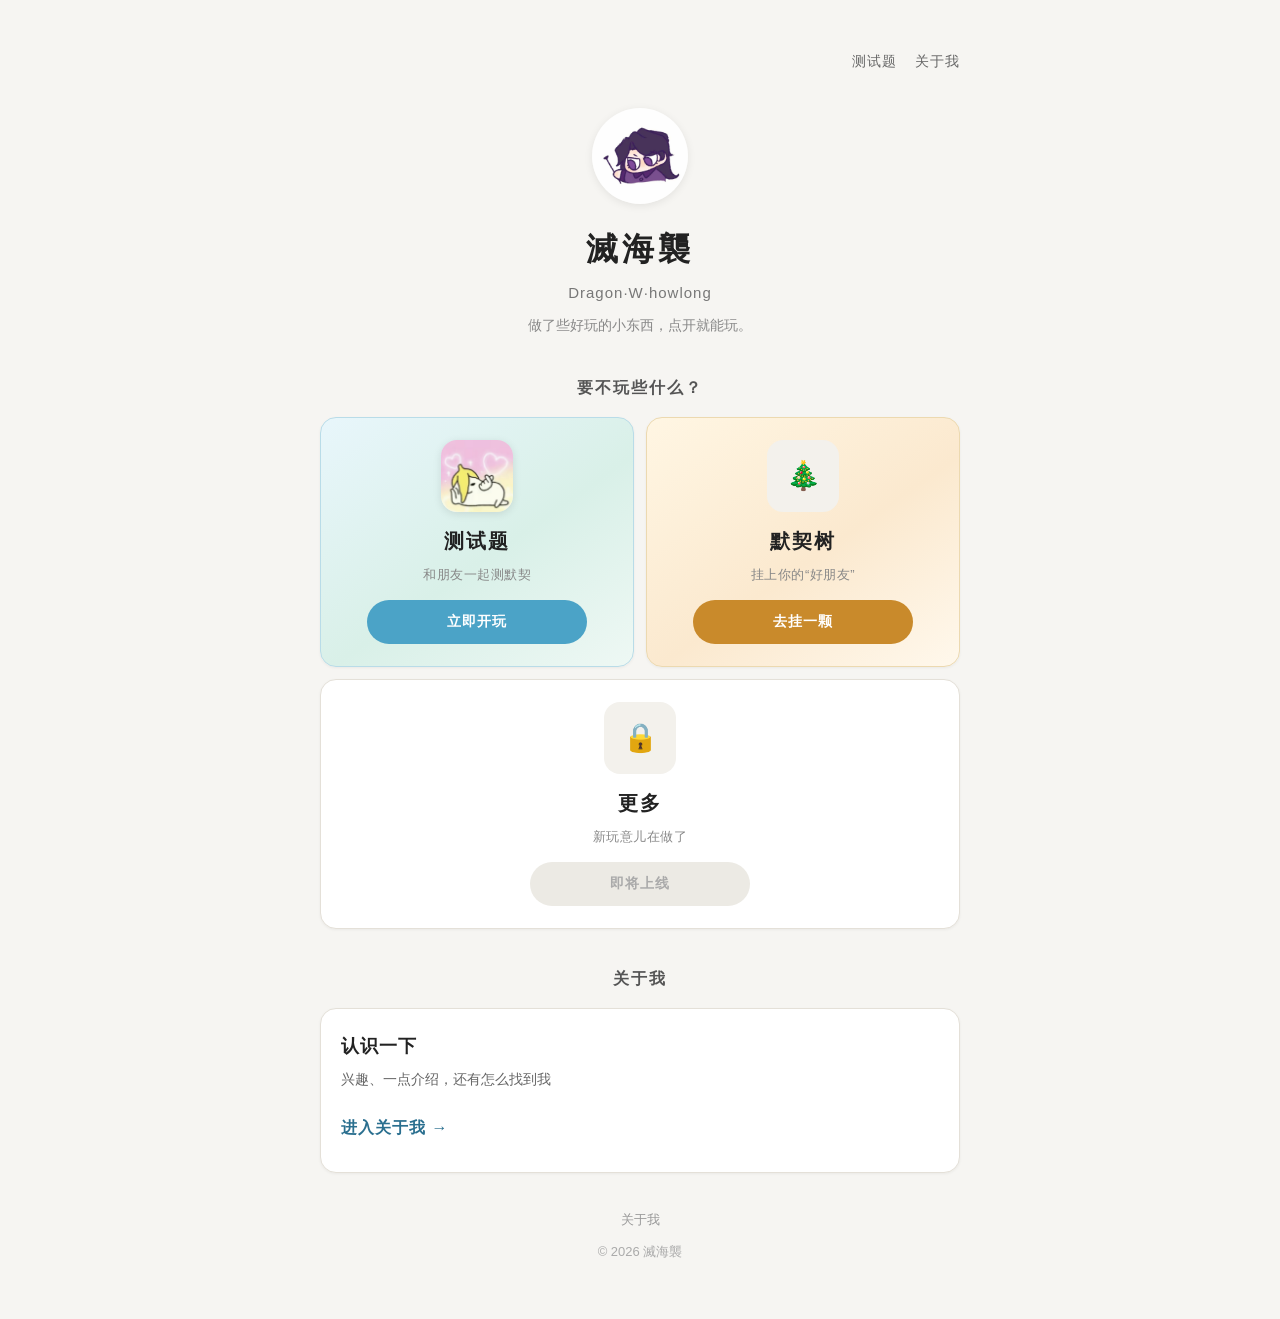
<file: index.html>
<!DOCTYPE html>
<html lang="zh-CN">
<head>
<meta charset="UTF-8">
<meta name="viewport" content="width=device-width, initial-scale=1.0">
<title>滅海襲 · Dragon·W·howlong</title>
<style>
*{box-sizing:border-box;margin:0;padding:0}
body{font-family:-apple-system,"PingFang SC","Noto Sans SC","Microsoft YaHei",sans-serif;background:#f6f5f2;color:#222;line-height:1.7;min-height:100vh;display:flex;justify-content:center;padding:40px 20px 56px}
main{max-width:640px;width:100%}
.topnav{display:flex;justify-content:flex-end;gap:18px;margin-bottom:24px;font-size:14px}
.topnav a{color:#666;text-decoration:none;letter-spacing:1px;min-height:44px;display:inline-flex;align-items:center}
.topnav a:hover{color:#222}
header{text-align:center;margin-bottom:36px}
.avatar{width:96px;height:96px;border-radius:50%;object-fit:cover;display:block;margin:0 auto 18px;box-shadow:0 2px 8px rgba(0,0,0,.08)}
h1{font-size:32px;letter-spacing:4px;font-weight:700}
.en{color:#777;font-size:15px;letter-spacing:1px;margin-top:4px}
h2{font-size:16px;color:#555;font-weight:600;letter-spacing:2px;margin:0 0 16px;text-align:center}
.section{margin-bottom:36px}
.play-grid{display:grid;grid-template-columns:1fr 1fr;gap:12px}
.slot{border-radius:16px;padding:22px 18px;text-decoration:none;color:inherit;display:flex;flex-direction:column;align-items:center;text-align:center;min-height:188px;justify-content:center;transition:transform .2s,box-shadow .2s;background:#fff;border:1px solid #e4e0d8;box-shadow:0 1px 3px rgba(0,0,0,.05)}
.slot:hover{transform:translateY(-2px);box-shadow:0 6px 16px rgba(0,0,0,.08)}
.slot .thumb,.slot .icon-box{width:72px;height:72px;border-radius:16px;margin-bottom:12px;display:flex;align-items:center;justify-content:center}
.slot .thumb{object-fit:cover;box-shadow:0 2px 8px rgba(0,0,0,.1)}
.slot .icon-box{background:#f3f1ec;font-size:28px}
.slot h3{font-size:20px;letter-spacing:2px;color:#222;margin-bottom:6px;font-weight:650}
.slot .sub{font-size:13px;color:#888;letter-spacing:.5px;margin-bottom:14px;min-height:1.2em}
.slot .cta{display:inline-flex;align-items:center;justify-content:center;min-height:44px;padding:0 22px;border-radius:999px;font-size:14px;font-weight:600;letter-spacing:1px;width:100%;max-width:220px}
.slot-live{border-color:#b9dce8;background:linear-gradient(145deg,#e8f6fb 0%,#d9f0e8 55%,#eef8f4 100%)}
.slot-live .cta{background:#4BA3C7;color:#fff}
.slot-more{cursor:default}
.slot-more:hover{transform:none;box-shadow:0 1px 3px rgba(0,0,0,.05)}
.slot-more .cta{background:#eceae4;color:#aaa;cursor:not-allowed;pointer-events:none}
.play-grid{align-items:stretch}.play-grid .slot{height:100%}
.about-entry{display:block;text-decoration:none;color:inherit;background:#fff;border:1px solid #e4e0d8;border-radius:16px;padding:22px 20px;box-shadow:0 1px 3px rgba(0,0,0,.05);transition:transform .2s,box-shadow .2s}
.about-entry:hover{transform:translateY(-2px);box-shadow:0 6px 16px rgba(0,0,0,.08)}
.about-entry p{color:#666;font-size:14px;margin-top:6px}
.about-entry .go{display:inline-flex;margin-top:14px;min-height:44px;align-items:center;color:#2a6f8f;font-weight:600;letter-spacing:1px}
.copy-slot:empty{display:none}
.tagline{color:#888;font-size:14px;margin-top:8px;text-align:center}
.slot-tree{border-color:#ecd9b0;background:linear-gradient(145deg,#fff6e3 0%,#fbe9cf 55%,#fff8ec 100%)}.slot-tree .cta{background:#c98a2b;color:#fff}.play-grid .slot-more{grid-column:1/-1;min-height:auto}
.play-lead{text-align:center;color:#777;font-size:14px;margin:-8px 0 14px}
@media (max-width:430px){body{padding:24px 16px 40px}.play-grid{gap:10px}.slot{padding:18px 12px;min-height:176px}.slot h3{font-size:18px}}
footer{text-align:center;color:#aaa;font-size:13px;margin-top:28px}
footer a{color:#999;text-decoration:none}
footer a:hover{color:#666}
</style>
</head>
<body>
<main>
<nav class="topnav" aria-label="站点导航">
  <a href="https://dragonhowlong.github.io/zhiji/">测试题</a>
  <a href="about.html">关于我</a>
</nav>
<header>
  <img class="avatar" src="avatar.jpg" alt="滅海襲">
  <h1>滅海襲</h1>
  <div class="en">Dragon·W·howlong</div>
  <p class="tagline">做了些好玩的小东西，点开就能玩。</p>
</header>
<section class="section" id="play">
  <h2>要不玩些什么？</h2>
  <div class="play-grid">
    <a class="slot slot-live" href="https://dragonhowlong.github.io/zhiji/">
      <img class="thumb" src="memes/m08.jpg" alt="测试题" onerror="this.style.display='none'">
      <h3>测试题</h3>
      <div class="sub">和朋友一起测默契</div>
      <span class="cta">立即开玩</span>
    </a>
    <a class="slot slot-live slot-tree" href="https://dragonhowlong.github.io/moqishu/">
      <div class="icon-box" aria-hidden="true">🎄</div>
      <h3>默契树</h3>
      <div class="sub">挂上你的“好朋友”</div>
      <span class="cta">去挂一颗</span>
    </a>
    <div class="slot slot-more" aria-disabled="true">
      <div class="icon-box" aria-hidden="true">🔒</div>
      <h3>更多</h3>
      <div class="sub">新玩意儿在做了</div>
      <span class="cta" aria-disabled="true">即将上线</span>
    </div>
  </div>
</section>
<section class="section" id="about">
  <h2>关于我</h2>
  <a class="about-entry" href="about.html">
    <strong style="font-size:18px;letter-spacing:1px">认识一下</strong>
    <p>兴趣、一点介绍，还有怎么找到我</p>
    <span class="go">进入关于我 →</span>
  </a>
</section>
<footer>
  <a href="about.html">关于我</a>
  <div style="margin-top:10px">© 2026 滅海襲</div>
</footer>
</main>
</body>
</html>
</file>
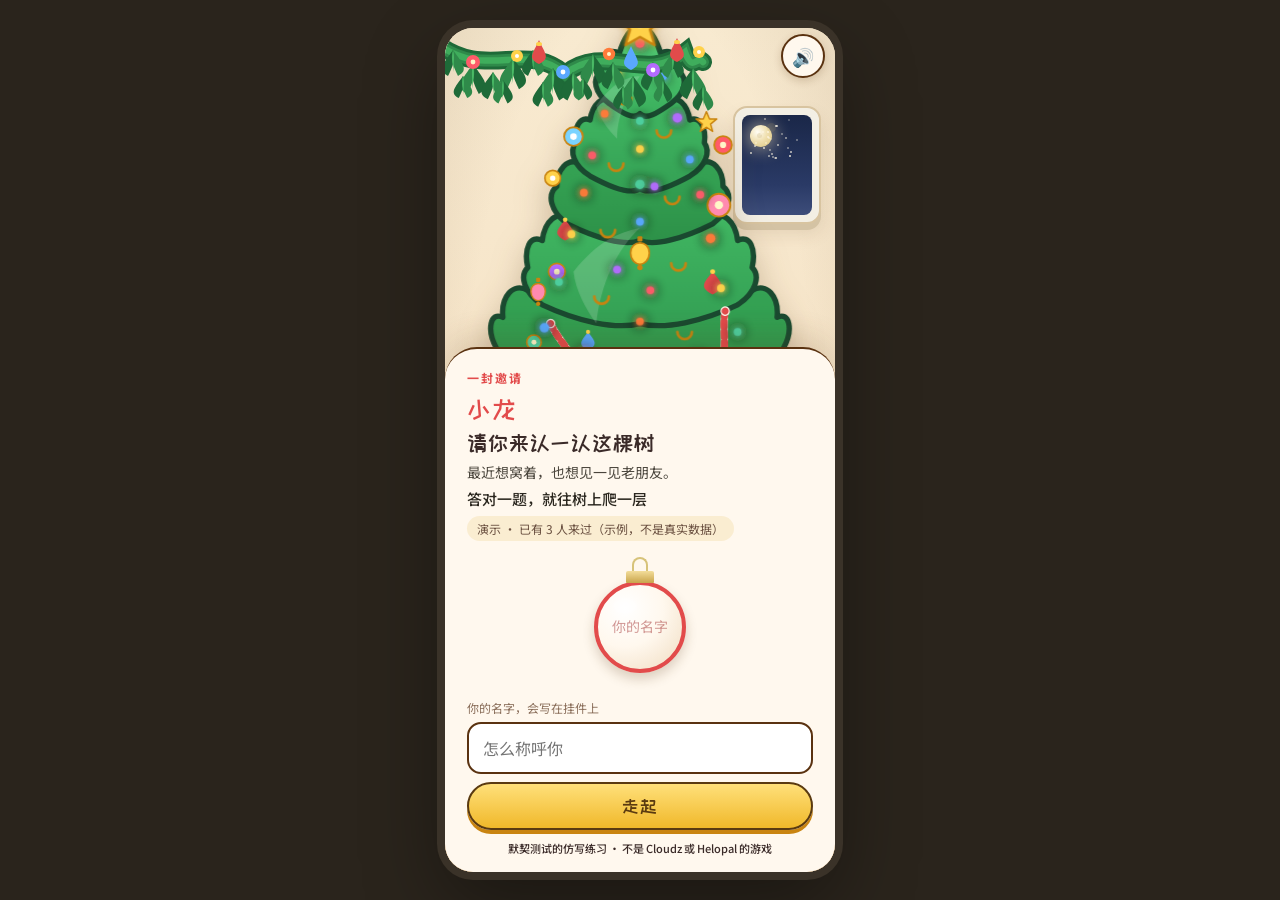
<file: moqishu/index.html>
<!DOCTYPE html>
<html lang="zh-CN">
<head>
  <meta charset="UTF-8" />
  <meta name="viewport" content="width=device-width, initial-scale=1, viewport-fit=cover" />
  <meta name="color-scheme" content="light" />
  <meta name="theme-color" content="#1F2B4D" />
  <title>我的默契树上，你在哪儿？ · 默契测试仿写练习</title>
  <link rel="icon" href="data:image/svg+xml,%3Csvg xmlns='http://www.w3.org/2000/svg' viewBox='0 0 32 32'%3E%3Ccircle cx='16' cy='18' r='10' fill='%23c43c3c'/%3E%3Ccircle cx='13' cy='14' r='3' fill='%23fff6'/%3E%3Crect x='14' y='5' width='4' height='5' rx='1' fill='%23e7c56a'/%3E%3C/svg%3E" />
  <link rel="preconnect" href="https://fonts.googleapis.com" />
  <link rel="preconnect" href="https://fonts.gstatic.com" crossorigin />
  <link href="https://fonts.googleapis.com/css2?family=Noto+Sans+SC:wght@400;500;700&family=ZCOOL+KuaiLe&display=swap" rel="stylesheet" />
  <style>
    /* Critical: no white flash before stylesheet loads */
    html, body {
      margin: 0;
      background: #1F2B4D;
      color: #fff8ee;
      min-height: 100%;
    }
    .splash {
      position: fixed;
      inset: 0;
      z-index: 80;
      display: flex;
      flex-direction: column;
      align-items: center;
      justify-content: center;
      background: #1F2B4D;
      color: #fff8ee;
    }
    .splash.is-off {
      opacity: 0;
      pointer-events: none;
      transition: opacity .55s ease;
    }
  </style>
  <link rel="stylesheet" href="styles.css" />
</head>
<body>
  <div id="splash" class="splash is-on" role="status" aria-live="polite">
    <div class="splash-glow" aria-hidden="true"></div>
    <h1 class="splash-title">
      <span>我的默契树上</span>
      <span>你在哪儿？</span>
    </h1>
    <p class="splash-sub">默契测试的仿写练习</p>
    <div class="splash-dots" aria-hidden="true"><i></i><i></i><i></i></div>
  </div>

  <div id="rotate-gate" class="rotate-gate" hidden>
    <p>把手机竖过来再玩</p>
  </div>

  <div class="shell">
    <div class="app" id="app">
      <div class="room" id="room" data-mode="invite">
        <div class="sky" aria-hidden="true">
          <div class="window">
            <div class="window-frame">
              <div class="window-sky">
                <div class="moon"></div>
                <div class="star-field" id="star-field"></div>
              </div>
            </div>
          </div>
        </div>
        <div class="garland" aria-hidden="true">
          <svg viewBox="0 0 390 88" fill="none" xmlns="http://www.w3.org/2000/svg">
            <path d="M-10 14 C40 54 80 12 120 46 C160 14 200 56 240 24 C248 46 252 26 258 34" stroke="#1e6a38" stroke-width="18" stroke-linecap="round"/>
            <path d="M-10 14 C40 54 80 12 120 46 C160 14 200 56 240 24 C248 46 252 26 258 34" stroke="#2f8a4a" stroke-width="12" stroke-linecap="round"/>
            <path d="M-10 14 C40 54 80 12 120 46 C160 14 200 56 240 24 C248 46 252 26 258 34" stroke="#3fad5c" stroke-width="6.5" stroke-linecap="round"/>
            <path d="M8.0 22.0 C-2.0 36.0 -8.0 42.0 3.0 48.0 C8.0 38.0 11.0 30.0 8.0 22.0 Z" fill="#1e6a38"/><path d="M8.0 22.0 C18.0 36.0 24.0 42.0 13.0 48.0 C8.0 38.0 5.0 30.0 8.0 22.0 Z" fill="#2f8a4a"/><path d="M8.0 22.0 C6.0 32.0 8.0 38.0 9.0 44.0 C8.0 34.0 10.0 30.0 8.0 22.0 Z" fill="#4aba66"/><path d="M28.0 36.0 C39.5 52.1 46.4 59.0 33.8 65.9 C28.0 54.4 24.6 45.2 28.0 36.0 Z" fill="#1e6a38"/><path d="M28.0 36.0 C16.5 52.1 9.6 59.0 22.2 65.9 C28.0 54.4 31.4 45.2 28.0 36.0 Z" fill="#2f8a4a"/><path d="M28.0 36.0 C30.3 47.5 28.0 54.4 26.9 61.3 C28.0 49.8 25.7 45.2 28.0 36.0 Z" fill="#4aba66"/><path d="M48.0 44.0 C37.5 58.7 31.2 65.0 42.8 71.3 C48.0 60.8 51.1 52.4 48.0 44.0 Z" fill="#1e6a38"/><path d="M48.0 44.0 C58.5 58.7 64.8 65.0 53.2 71.3 C48.0 60.8 44.9 52.4 48.0 44.0 Z" fill="#2f8a4a"/><path d="M48.0 44.0 C45.9 54.5 48.0 60.8 49.0 67.1 C48.0 56.6 50.1 52.4 48.0 44.0 Z" fill="#4aba66"/><path d="M68.0 30.0 C80.0 46.8 87.2 54.0 74.0 61.2 C68.0 49.2 64.4 39.6 68.0 30.0 Z" fill="#1e6a38"/><path d="M68.0 30.0 C56.0 46.8 48.8 54.0 62.0 61.2 C68.0 49.2 71.6 39.6 68.0 30.0 Z" fill="#2f8a4a"/><path d="M68.0 30.0 C70.4 42.0 68.0 49.2 66.8 56.4 C68.0 44.4 65.6 39.6 68.0 30.0 Z" fill="#4aba66"/><path d="M88.0 22.0 C78.0 36.0 72.0 42.0 83.0 48.0 C88.0 38.0 91.0 30.0 88.0 22.0 Z" fill="#1e6a38"/><path d="M88.0 22.0 C98.0 36.0 104.0 42.0 93.0 48.0 C88.0 38.0 85.0 30.0 88.0 22.0 Z" fill="#2f8a4a"/><path d="M88.0 22.0 C86.0 32.0 88.0 38.0 89.0 44.0 C88.0 34.0 90.0 30.0 88.0 22.0 Z" fill="#4aba66"/><path d="M108.0 40.0 C120.5 57.5 128.0 65.0 114.2 72.5 C108.0 60.0 104.2 50.0 108.0 40.0 Z" fill="#1e6a38"/><path d="M108.0 40.0 C95.5 57.5 88.0 65.0 101.8 72.5 C108.0 60.0 111.8 50.0 108.0 40.0 Z" fill="#2f8a4a"/><path d="M108.0 40.0 C110.5 52.5 108.0 60.0 106.8 67.5 C108.0 55.0 105.5 50.0 108.0 40.0 Z" fill="#4aba66"/><path d="M128.0 44.0 C117.0 59.4 110.4 66.0 122.5 72.6 C128.0 61.6 131.3 52.8 128.0 44.0 Z" fill="#1e6a38"/><path d="M128.0 44.0 C139.0 59.4 145.6 66.0 133.5 72.6 C128.0 61.6 124.7 52.8 128.0 44.0 Z" fill="#2f8a4a"/><path d="M128.0 44.0 C125.8 55.0 128.0 61.6 129.1 68.2 C128.0 57.2 130.2 52.8 128.0 44.0 Z" fill="#4aba66"/><path d="M148.0 26.0 C159.5 42.1 166.4 49.0 153.8 55.9 C148.0 44.4 144.6 35.2 148.0 26.0 Z" fill="#1e6a38"/><path d="M148.0 26.0 C136.5 42.1 129.6 49.0 142.2 55.9 C148.0 44.4 151.4 35.2 148.0 26.0 Z" fill="#2f8a4a"/><path d="M148.0 26.0 C150.3 37.5 148.0 44.4 146.8 51.3 C148.0 39.8 145.7 35.2 148.0 26.0 Z" fill="#4aba66"/><path d="M168.0 34.0 C157.5 48.7 151.2 55.0 162.8 61.3 C168.0 50.8 171.2 42.4 168.0 34.0 Z" fill="#1e6a38"/><path d="M168.0 34.0 C178.5 48.7 184.8 55.0 173.2 61.3 C168.0 50.8 164.8 42.4 168.0 34.0 Z" fill="#2f8a4a"/><path d="M168.0 34.0 C165.9 44.5 168.0 50.8 169.1 57.1 C168.0 46.6 170.1 42.4 168.0 34.0 Z" fill="#4aba66"/><path d="M188.0 48.0 C200.0 64.8 207.2 72.0 194.0 79.2 C188.0 67.2 184.4 57.6 188.0 48.0 Z" fill="#1e6a38"/><path d="M188.0 48.0 C176.0 64.8 168.8 72.0 182.0 79.2 C188.0 67.2 191.6 57.6 188.0 48.0 Z" fill="#2f8a4a"/><path d="M188.0 48.0 C190.4 60.0 188.0 67.2 186.8 74.4 C188.0 62.4 185.6 57.6 188.0 48.0 Z" fill="#4aba66"/><path d="M208.0 34.0 C197.0 49.4 190.4 56.0 202.5 62.6 C208.0 51.6 211.3 42.8 208.0 34.0 Z" fill="#1e6a38"/><path d="M208.0 34.0 C219.0 49.4 225.6 56.0 213.5 62.6 C208.0 51.6 204.7 42.8 208.0 34.0 Z" fill="#2f8a4a"/><path d="M208.0 34.0 C205.8 45.0 208.0 51.6 209.1 58.2 C208.0 47.2 210.2 42.8 208.0 34.0 Z" fill="#4aba66"/><path d="M228.0 24.0 C238.0 38.0 244.0 44.0 233.0 50.0 C228.0 40.0 225.0 32.0 228.0 24.0 Z" fill="#1e6a38"/><path d="M228.0 24.0 C218.0 38.0 212.0 44.0 223.0 50.0 C228.0 40.0 231.0 32.0 228.0 24.0 Z" fill="#2f8a4a"/><path d="M228.0 24.0 C230.0 34.0 228.0 40.0 227.0 46.0 C228.0 36.0 226.0 32.0 228.0 24.0 Z" fill="#4aba66"/><path d="M248.0 40.0 C236.0 56.8 228.8 64.0 242.0 71.2 C248.0 59.2 251.6 49.6 248.0 40.0 Z" fill="#1e6a38"/><path d="M248.0 40.0 C260.0 56.8 267.2 64.0 254.0 71.2 C248.0 59.2 244.4 49.6 248.0 40.0 Z" fill="#2f8a4a"/><path d="M248.0 40.0 C245.6 52.0 248.0 59.2 249.2 66.4 C248.0 54.4 250.4 49.6 248.0 40.0 Z" fill="#4aba66"/><path d="M18.0 48.0 C9.5 59.9 4.4 65.0 13.8 70.1 C18.0 61.6 20.6 54.8 18.0 48.0 Z" fill="#1e6a38"/><path d="M18.0 48.0 C26.5 59.9 31.6 65.0 22.2 70.1 C18.0 61.6 15.4 54.8 18.0 48.0 Z" fill="#2f8a4a"/><path d="M18.0 48.0 C16.3 56.5 18.0 61.6 18.9 66.7 C18.0 58.2 19.7 54.8 18.0 48.0 Z" fill="#4aba66"/><path d="M58.0 52.0 C67.0 64.6 72.4 70.0 62.5 75.4 C58.0 66.4 55.3 59.2 58.0 52.0 Z" fill="#1e6a38"/><path d="M58.0 52.0 C49.0 64.6 43.6 70.0 53.5 75.4 C58.0 66.4 60.7 59.2 58.0 52.0 Z" fill="#2f8a4a"/><path d="M58.0 52.0 C59.8 61.0 58.0 66.4 57.1 71.8 C58.0 62.8 56.2 59.2 58.0 52.0 Z" fill="#4aba66"/><path d="M98.0 54.0 C88.5 67.3 82.8 73.0 93.2 78.7 C98.0 69.2 100.8 61.6 98.0 54.0 Z" fill="#1e6a38"/><path d="M98.0 54.0 C107.5 67.3 113.2 73.0 102.8 78.7 C98.0 69.2 95.2 61.6 98.0 54.0 Z" fill="#2f8a4a"/><path d="M98.0 54.0 C96.1 63.5 98.0 69.2 99.0 74.9 C98.0 65.4 99.9 61.6 98.0 54.0 Z" fill="#4aba66"/><path d="M138.0 50.0 C146.5 61.9 151.6 67.0 142.2 72.1 C138.0 63.6 135.4 56.8 138.0 50.0 Z" fill="#1e6a38"/><path d="M138.0 50.0 C129.5 61.9 124.4 67.0 133.8 72.1 C138.0 63.6 140.6 56.8 138.0 50.0 Z" fill="#2f8a4a"/><path d="M138.0 50.0 C139.7 58.5 138.0 63.6 137.2 68.7 C138.0 60.2 136.3 56.8 138.0 50.0 Z" fill="#4aba66"/><path d="M178.0 58.0 C169.0 70.6 163.6 76.0 173.5 81.4 C178.0 72.4 180.7 65.2 178.0 58.0 Z" fill="#1e6a38"/><path d="M178.0 58.0 C187.0 70.6 192.4 76.0 182.5 81.4 C178.0 72.4 175.3 65.2 178.0 58.0 Z" fill="#2f8a4a"/><path d="M178.0 58.0 C176.2 67.0 178.0 72.4 178.9 77.8 C178.0 68.8 179.8 65.2 178.0 58.0 Z" fill="#4aba66"/><path d="M218.0 52.0 C226.5 63.9 231.6 69.0 222.2 74.1 C218.0 65.6 215.4 58.8 218.0 52.0 Z" fill="#1e6a38"/><path d="M218.0 52.0 C209.5 63.9 204.4 69.0 213.8 74.1 C218.0 65.6 220.6 58.8 218.0 52.0 Z" fill="#2f8a4a"/><path d="M218.0 52.0 C219.7 60.5 218.0 65.6 217.2 70.7 C218.0 62.2 216.3 58.8 218.0 52.0 Z" fill="#4aba66"/><path d="M258.0 58.0 C248.5 71.3 242.8 77.0 253.2 82.7 C258.0 73.2 260.9 65.6 258.0 58.0 Z" fill="#1e6a38"/><path d="M258.0 58.0 C267.5 71.3 273.2 77.0 262.8 82.7 C258.0 73.2 255.2 65.6 258.0 58.0 Z" fill="#2f8a4a"/><path d="M258.0 58.0 C256.1 67.5 258.0 73.2 258.9 78.9 C258.0 69.4 259.9 65.6 258.0 58.0 Z" fill="#4aba66"/>
            <circle cx="28" cy="34" r="7" fill="#ff5b6a"/><circle cx="28" cy="34" r="2.4" fill="#fff6c8"/>
            <circle cx="72" cy="28" r="6" fill="#ffd24a"/><circle cx="72" cy="28" r="2" fill="#fff"/>
            <circle cx="118" cy="44" r="7" fill="#5aa8ff"/><circle cx="118" cy="44" r="2.4" fill="#fff"/>
            <circle cx="164" cy="26" r="6.2" fill="#ff7a3a"/><circle cx="164" cy="26" r="2" fill="#fff6c8"/>
            <circle cx="208" cy="42" r="7" fill="#b46bff"/><circle cx="208" cy="42" r="2.4" fill="#fff"/>
            <circle cx="254" cy="24" r="6" fill="#ffd24a"/><circle cx="254" cy="24" r="2" fill="#fff"/>
            
            
            <path d="M94 12 C88 26 82 30 94 36 C106 30 100 26 94 12 Z" fill="#e24b4b"/>
            <ellipse cx="94" cy="16" rx="3" ry="2" fill="#ffd24a"/>
            <path d="M232 10 C226 24 220 28 232 34 C244 28 238 24 232 10 Z" fill="#e24b4b"/>
            <ellipse cx="232" cy="14" rx="3" ry="2" fill="#ffd24a"/>
            <path d="M186 18 C180 32 174 36 186 42 C198 36 192 32 186 18 Z" fill="#5aa8ff"/>
          </svg>
        </div>
        <div class="snow" id="snow" aria-hidden="true"></div>
        <div class="tree-camera" id="camera">
          <div class="tree-fit" id="tree-fit">
          <svg class="tree-svg" id="tree-svg" viewBox="0 0 300 520" role="img" aria-label="一棵十层的默契树">
            <defs>
              <linearGradient id="foliageA" x1="0" y1="0" x2="0" y2="1">
                <stop offset="0%" stop-color="#3aaf5c" />
                <stop offset="100%" stop-color="#2d9148" />
              </linearGradient>
              <linearGradient id="foliageB" x1="0" y1="0" x2="0" y2="1">
                <stop offset="0%" stop-color="#46c068" />
                <stop offset="100%" stop-color="#34a054" />
              </linearGradient>
              <linearGradient id="foliageC" x1="0" y1="0" x2="0" y2="1">
                <stop offset="0%" stop-color="#58d07a" />
                <stop offset="100%" stop-color="#3aaf5c" />
              </linearGradient>
              <linearGradient id="boxGrad" x1="0" y1="0" x2="0" y2="1">
                <stop offset="0%" stop-color="#ff6b6b" />
                <stop offset="100%" stop-color="#d44545" />
              </linearGradient>
              <linearGradient id="boxGradTeal" x1="0" y1="0" x2="0" y2="1">
                <stop offset="0%" stop-color="#4fd0a0" />
                <stop offset="100%" stop-color="#2a9d7c" />
              </linearGradient>
              <linearGradient id="boxGradGold" x1="0" y1="0" x2="0" y2="1">
                <stop offset="0%" stop-color="#ffe07a" />
                <stop offset="100%" stop-color="#e0b23a" />
              </linearGradient>
              <linearGradient id="potG" x1="0" y1="0" x2="0" y2="1">
                <stop offset="0%" stop-color="#d4924e" />
                <stop offset="100%" stop-color="#8e5424" />
              </linearGradient>
              <filter id="softGlow" x="-50%" y="-50%" width="200%" height="200%">
                <feGaussianBlur stdDeviation="2.2" result="b" />
                <feMerge>
                  <feMergeNode in="b" />
                  <feMergeNode in="SourceGraphic" />
                </feMerge>
              </filter>
              <filter id="starGlow" x="-80%" y="-80%" width="260%" height="260%">
                <feGaussianBlur stdDeviation="3.4" result="b" />
                <feMerge>
                  <feMergeNode in="b" />
                  <feMergeNode in="SourceGraphic" />
                </feMerge>
              </filter>
            </defs>

            <!-- pot + trunk -->
            <ellipse cx="150" cy="498" rx="70" ry="12" fill="#5a3a18" opacity=".22" />
            <path d="M108 430 L192 430 L182 496 Q150 510 118 496 Z" fill="url(#potG)" stroke="#5a3210" stroke-width="3" stroke-linejoin="round" />
            <rect x="100" y="420" width="100" height="16" rx="6" fill="#d4924e" stroke="#5a3210" stroke-width="3" />
            <rect x="138" y="398" width="24" height="28" rx="6" fill="#c48a4a" stroke="#5a3210" stroke-width="2.2" />

            <!-- fluffier scalloped foliage; same overall bounds so hooks stay on the tree -->
            <path class="foliage" fill="url(#foliageA)" d="M150 248
              C165 252 178 264 188 278
              C204 268 218 280 224 296
              C240 288 254 300 258 318
              C272 310 284 324 282 344
              C294 338 298 356 288 374
              C296 384 292 400 270 410
              C230 426 186 430 150 426
              C114 430 70 426 30 410
              C8 400 4 384 12 374
              C2 356 6 338 18 344
              C16 324 28 310 42 318
              C46 300 60 288 76 296
              C82 280 96 268 112 278
              C122 264 135 252 150 248 Z" />
            <path class="foliage" fill="url(#foliageB)" d="M150 198
              C164 202 176 214 184 228
              C198 220 210 232 216 248
              C230 240 242 252 244 270
              C256 264 262 278 258 296
              C266 304 262 320 244 332
              C210 348 174 356 150 350
              C126 356 90 348 56 332
              C38 320 34 304 42 296
              C38 278 44 264 56 270
              C58 252 70 240 84 248
              C90 232 102 220 116 228
              C124 214 136 202 150 198 Z" />
            <path class="foliage" fill="url(#foliageA)" d="M150 148
              C162 152 172 164 180 178
              C192 170 204 182 208 196
              C220 190 230 202 230 218
              C240 226 236 242 220 254
              C192 268 164 276 150 270
              C136 276 108 268 80 254
              C64 242 60 226 70 218
              C70 202 80 190 92 196
              C96 182 108 170 120 178
              C128 164 138 152 150 148 Z" />
            <path class="foliage" fill="url(#foliageB)" d="M150 106
              C160 110 168 122 174 136
              C186 128 196 140 198 154
              C208 150 214 162 212 176
              C218 184 214 198 198 208
              C176 220 158 226 150 220
              C142 226 124 220 102 208
              C86 198 82 184 88 176
              C86 162 92 150 102 154
              C104 140 114 128 126 136
              C132 122 140 110 150 106 Z" />
            <path class="foliage" fill="url(#foliageC)" d="M150 60
              C158 64 166 76 170 90
              C180 84 188 94 188 108
              C196 114 194 128 180 138
              C166 148 156 154 150 148
              C144 154 134 148 120 138
              C106 128 104 114 112 108
              C112 94 120 84 130 90
              C134 76 142 64 150 60 Z" />

            <path class="leaf-shine" d="M86 300 C110 270 130 262 150 258 C128 278 112 312 108 350 C98 336 88 318 86 300 Z" fill="#fff" opacity=".16" />
            <path class="leaf-shine" d="M108 140 C124 118 138 112 150 112 C138 128 128 150 128 172 C118 162 110 150 108 140 Z" fill="#fff" opacity=".16" />

            <!-- original static decorations, kept off hook points -->
            <g class="tree-deco" aria-hidden="true">
              <g transform="translate(64 350) rotate(-18)">
                <path d="M0 0 C2 18 10 28 10 44" stroke="#fff6ea" stroke-width="7" stroke-linecap="round"/>
                <path d="M0 0 C2 18 10 28 10 44" stroke="#e24b4b" stroke-width="7" stroke-linecap="round" stroke-dasharray="5 5"/>
                <circle r="4" fill="#e24b4b" stroke="#fff6ea" stroke-width="1.2"/>
              </g>
              <g transform="translate(232 338) rotate(16)">
                <path d="M0 0 C2 18 10 28 10 44" stroke="#fff6ea" stroke-width="7" stroke-linecap="round"/>
                <path d="M0 0 C2 18 10 28 10 44" stroke="#e24b4b" stroke-width="7" stroke-linecap="round" stroke-dasharray="5 5"/>
                <circle r="4" fill="#e24b4b" stroke="#fff6ea" stroke-width="1.2"/>
              </g>
              <g transform="translate(78 250)">
                <path d="M0 0 C-8 10 -12 14 0 20 C12 14 8 10 0 0 Z" fill="#e24b4b"/>
                <circle r="2.2" fill="#ffd24a"/>
              </g>
              <g transform="translate(220 300)">
                <path d="M0 0 C-9 11 -13 15 0 22 C13 15 9 11 0 0 Z" fill="#e24b4b"/>
                <circle r="2.4" fill="#ffd24a"/>
              </g>
              <g transform="translate(100 358)">
                <path d="M0 0 C-7 9 -10 12 0 18 C10 12 7 9 0 0 Z" fill="#5aa8ff"/>
                <circle r="2" fill="#ffd24a"/>
              </g>
              <g transform="translate(226 236)">
                <circle r="11" fill="#ff8ab0" stroke="#c98410" stroke-width="1.8"/>
                <circle r="4" fill="#fff6c8"/>
              </g>
              <g transform="translate(86 170)">
                <circle r="9" fill="#7ad3ff" stroke="#c98410" stroke-width="1.8"/>
                <circle r="3.2" fill="#fff"/>
              </g>
              <g transform="translate(214 156)">
                <path d="M0 -10 L3 -3 L10 -3 L4 2 L6 9 L0 5 L-6 9 L-4 2 L-10 -3 L-3 -3 Z" fill="#ffd24a" stroke="#c98410" stroke-width="1.4" stroke-linejoin="round"/>
              </g>
              <g transform="translate(70 300)">
                <circle r="8" fill="#b46bff" stroke="#c98410" stroke-width="1.6"/>
                <circle r="2.8" fill="#fff6c8"/>
              </g>
              <g transform="translate(230 178)">
                <circle r="8.5" fill="#ff5b6a" stroke="#c98410" stroke-width="1.8"/>
                <circle r="3" fill="#fff6c8"/>
              </g>
              <g transform="translate(66 210)">
                <circle r="7.5" fill="#ffd24a" stroke="#c98410" stroke-width="1.6"/>
                <circle r="2.6" fill="#fff"/>
              </g>
              <g transform="translate(48 368)">
                <circle r="7" fill="#4fd0a0" stroke="#c98410" stroke-width="1.6"/>
                <circle r="2.4" fill="#fff6c8"/>
              </g>
              <g transform="translate(150 280)">
                <path d="M-9 2 C-9 -11 9 -11 9 2 C9 9 4 13 0 13 C-4 13 -9 9 -9 2 Z" fill="#ffd24a" stroke="#c98410" stroke-width="1.6" stroke-linejoin="round"/>
                <rect x="-2.4" y="-14" width="4.8" height="5" rx="1.2" fill="#c98410"/>
                <circle cy="16" r="2.6" fill="#c98410"/>
                <path d="M0 13 L0 16" stroke="#c98410" stroke-width="1.4"/>
              </g>
              <g transform="translate(52 318)">
                <path d="M-7 1 C-7 -9 7 -9 7 1 C7 7 3 10 0 10 C-3 10 -7 7 -7 1 Z" fill="#ff8ab0" stroke="#c98410" stroke-width="1.4" stroke-linejoin="round"/>
                <rect x="-2" y="-12" width="4" height="4" rx="1" fill="#c98410"/>
                <circle cy="13" r="2.1" fill="#c98410"/>
              </g>
            </g>

            <!-- string lights -->
            <g id="lights" filter="url(#softGlow)"></g>

            <!-- 10 hooks, bottom to top -->
            <g id="hooks" fill="none" stroke-linecap="round">
              <path class="hook" data-tier="1" d="M100 386 a7 7 0 0 0 14 0" />
              <path class="hook" data-tier="2" d="M186 358 a7 7 0 0 0 14 0" />
              <path class="hook" data-tier="3" d="M106 324 a7 7 0 0 0 14 0" />
              <path class="hook" data-tier="4" d="M180 292 a7 7 0 0 0 14 0" />
              <path class="hook" data-tier="5" d="M112 260 a7 7 0 0 0 14 0" />
              <path class="hook" data-tier="6" d="M174 228 a7 7 0 0 0 14 0" />
              <path class="hook" data-tier="7" d="M120 196 a7 7 0 0 0 14 0" />
              <path class="hook" data-tier="8" d="M166 164 a7 7 0 0 0 14 0" />
              <path class="hook" data-tier="9" d="M128 132 a7 7 0 0 0 14 0" />
              <path class="hook" data-tier="10" d="M143 96 a7 7 0 0 0 14 0" />
            </g>

            <!-- paper star -->
            <g class="top-star" filter="url(#starGlow)" transform="translate(150 64)">
              <path d="M0 -22 L6.2 -7 L22 -7 L9.5 3 L14 18 L0 10 L-14 18 L-9.5 3 L-22 -7 L-6.2 -7 Z" fill="#ffd24a" stroke="#c98410" stroke-width="2.2" stroke-linejoin="round" />
              <circle cy="-2" r="3.6" fill="#fff6c8" />
            </g>

            <!-- gift box (0–4 ending home), same place -->
            <g class="gift-box" transform="translate(214 428)">
              <rect width="52" height="38" rx="6" fill="url(#boxGrad)" stroke="#8a2020" stroke-width="2" />
              <rect x="22" width="8" height="38" fill="#ffd24a" />
              <rect y="14" width="52" height="8" fill="#ffd24a" />
              <path d="M18 10 C18 -4 30 -4 26 4 C34 -2 38 10 32 10 Z" fill="#ffd24a" stroke="#c98410" stroke-width="1.2" />
              <path d="M32 10 C32 -2 44 0 38 6 C46 4 46 12 40 12 Z" fill="#ffd24a" stroke="#c98410" stroke-width="1.2" />
              <rect x="-2" y="-5" width="56" height="10" rx="4" fill="#ff6b6b" stroke="#8a2020" stroke-width="2" />
            </g>
            <g class="gift-box gift-box-2" transform="translate(36 448)">
              <rect width="40" height="30" rx="5" fill="url(#boxGradTeal)" stroke="#1a6a58" stroke-width="2" />
              <rect x="16" width="7" height="30" fill="#ffd24a" />
              <rect y="11" width="40" height="7" fill="#ffd24a" />
              <path d="M14 8 C14 -3 24 -3 20 4 C27 -1 31 8 25 8 Z" fill="#ffd24a" stroke="#c98410" stroke-width="1" />
              <rect x="-2" y="-4" width="44" height="8" rx="3" fill="#2a9d7c" stroke="#1a6a58" stroke-width="2" />
            </g>
            <g class="gift-box gift-box-3" transform="translate(86 468)">
              <rect width="28" height="22" rx="4" fill="url(#boxGradGold)" stroke="#8a5a10" stroke-width="1.8" />
              <rect x="11" width="6" height="22" fill="#e24b4b" />
              <rect y="8" width="28" height="6" fill="#e24b4b" />
            </g>
          </svg>

          <div class="ornament" id="ornament" data-tier="0">
            <div class="ornament-hanger"></div>
            <div class="ornament-cap"></div>
            <div class="ornament-body">
              <span class="ornament-shine"></span>
              <span class="ornament-name" id="ornament-name"></span>
            </div>
          </div>

          <div class="deco-layer" id="deco-layer" aria-hidden="true"></div>
          </div>
        </div>
        <div class="floor" aria-hidden="true"></div>
        <div class="rug" aria-hidden="true"></div>
        <div class="spotlight" aria-hidden="true"></div>
        <div class="vignette" aria-hidden="true"></div>
      </div>

      <!-- INVITE -->
      <section class="scene" id="scene-invite" data-scene="invite" hidden>
        <div class="letter sheet" id="invite-letter">
          <p class="letter-kicker">一封邀请</p>
          <h2 class="letter-title">
            <span id="invite-host"></span>
            <span class="letter-title-rest">请你来认一认这棵树</span>
          </h2>
          <p class="letter-mood" id="invite-mood"></p>
          <p class="letter-rule">答对一题，就往树上爬一层</p>
          <p class="social-proof" id="social-proof" hidden></p>
          <div class="ornament-preview-wrap">
            <div class="ornament is-preview" id="preview-ornament">
              <div class="ornament-hanger"></div>
              <div class="ornament-cap"></div>
              <div class="ornament-body">
                <span class="ornament-shine"></span>
                <span class="ornament-name" id="preview-name">你的名字</span>
              </div>
            </div>
          </div>
          <label class="name-field">
            <span class="name-label">你的名字，会写在挂件上</span>
            <input id="player-name" type="text" maxlength="15" autocomplete="nickname" placeholder="怎么称呼你" />
          </label>
          <button type="button" class="btn-primary" id="btn-start">走起</button>
          <p class="fine-print">默契测试的仿写练习 · 不是 Cloudz 或 Helopal 的游戏</p>
        </div>
      </section>

      <!-- INTRO -->
      <section class="scene scene-overlay" id="scene-intro" data-scene="intro" hidden>
        <p class="intro-caption" id="intro-caption"></p>
        <button type="button" class="btn-text btn-skip" id="btn-skip-intro">跳过</button>
      </section>

      <!-- QUIZ -->
      <section class="scene scene-bottom" id="scene-quiz" data-scene="quiz" hidden>
        <div class="board sheet" id="quiz-board">
          <p class="flavor" id="flavor" hidden></p>
          <p class="board-kicker ribbon" id="quiz-kicker">第 1 题</p>
          <h2 class="board-question" id="quiz-question"></h2>
          <div class="choices" id="quiz-choices"></div>
        </div>
      </section>

      <!-- RESULT -->
      <section class="scene scene-bottom" id="scene-result" data-scene="result" hidden>
        <div class="result-card sheet" id="result-card">
          <p class="result-kicker ribbon" id="result-kicker"></p>
          <h2 class="result-title" id="result-title"></h2>
          <p class="result-score">
            <span id="result-player"></span>对<span id="result-host"></span>的了解
            <strong id="result-score"></strong>/10
          </p>
          <p class="result-body" id="result-body"></p>
          <p class="result-comeback" id="result-comeback"></p>
          <button type="button" class="btn-primary" id="btn-create">也出一套我的题</button>
          <div class="result-links">
            <button type="button" class="btn-text" id="btn-peek-tree">再看一眼树</button>
            <button type="button" class="btn-text" id="btn-retry">再答一次</button>
          </div>
        </div>
      </section>

      <!-- CREATE NAME -->
      <section class="scene" id="scene-create-name" data-scene="create-name" hidden>
        <div class="letter sheet">
          <p class="letter-kicker">轮到你了</p>
          <h2 class="letter-title">先在挂件上写下你的名字</h2>
          <p class="letter-rule">接下来用 10 道关于你的题，把树点亮</p>
          <label class="name-field">
            <span class="name-label">出题人的名字</span>
            <input id="creator-name" type="text" maxlength="15" autocomplete="nickname" placeholder="怎么称呼你" />
          </label>
          <div class="ornament-preview-wrap">
            <div class="ornament is-preview is-gold" id="creator-ornament">
              <div class="ornament-hanger"></div>
              <div class="ornament-cap"></div>
              <div class="ornament-body">
                <span class="ornament-shine"></span>
                <span class="ornament-name" id="creator-preview-name">你的名字</span>
              </div>
            </div>
          </div>
          <button type="button" class="btn-primary" id="btn-create-start">开始出题</button>
        </div>
      </section>

      <!-- CREATE QUIZ -->
      <section class="scene scene-bottom" id="scene-create-quiz" data-scene="create-quiz" hidden>
        <div class="board sheet">
          <p class="board-kicker ribbon" id="create-kicker">装饰第 1 层</p>
          <h2 class="board-question" id="create-question"></h2>
          <p class="board-hint">点你的答案，这层就会亮起来</p>
          <div class="choices" id="create-choices"></div>
        </div>
      </section>

      <!-- SHARE -->
      <section class="scene scene-bottom" id="scene-share" data-scene="share" hidden>
        <div class="result-card share-card sheet">
          <p class="result-kicker ribbon">你的树已经点亮</p>
          <h2 class="result-title">发给朋友，看他们挂在哪一层</h2>
          <p class="share-host" id="share-host-line"></p>
          <div class="share-link-row">
            <code class="share-link" id="share-link"></code>
            <button type="button" class="btn-copy" id="btn-copy">复制</button>
          </div>
          <button type="button" class="btn-primary" id="btn-open-invite">打开邀请页试试</button>
          <p class="fine-print tight">把链接发给朋友，换一台设备也能打开这棵树。微信里请用 Safari 打开。</p>
        </div>
      </section>

    </div>
  </div>

  <audio id="bgm" loop preload="auto" autoplay playsinline webkit-playsinline>
    <source src="audio/quirky-little-march.m4a" type="audio/mp4">
    <source src="audio/quirky-little-march.mp3" type="audio/mpeg">
  </audio>
  <button type="button" id="bgm-toggle" class="bgm-toggle" aria-label="切换背景音乐静音" aria-pressed="false" title="背景音乐">🔊</button>

  <script src="app.js"></script>
</body>
</html>
</file>
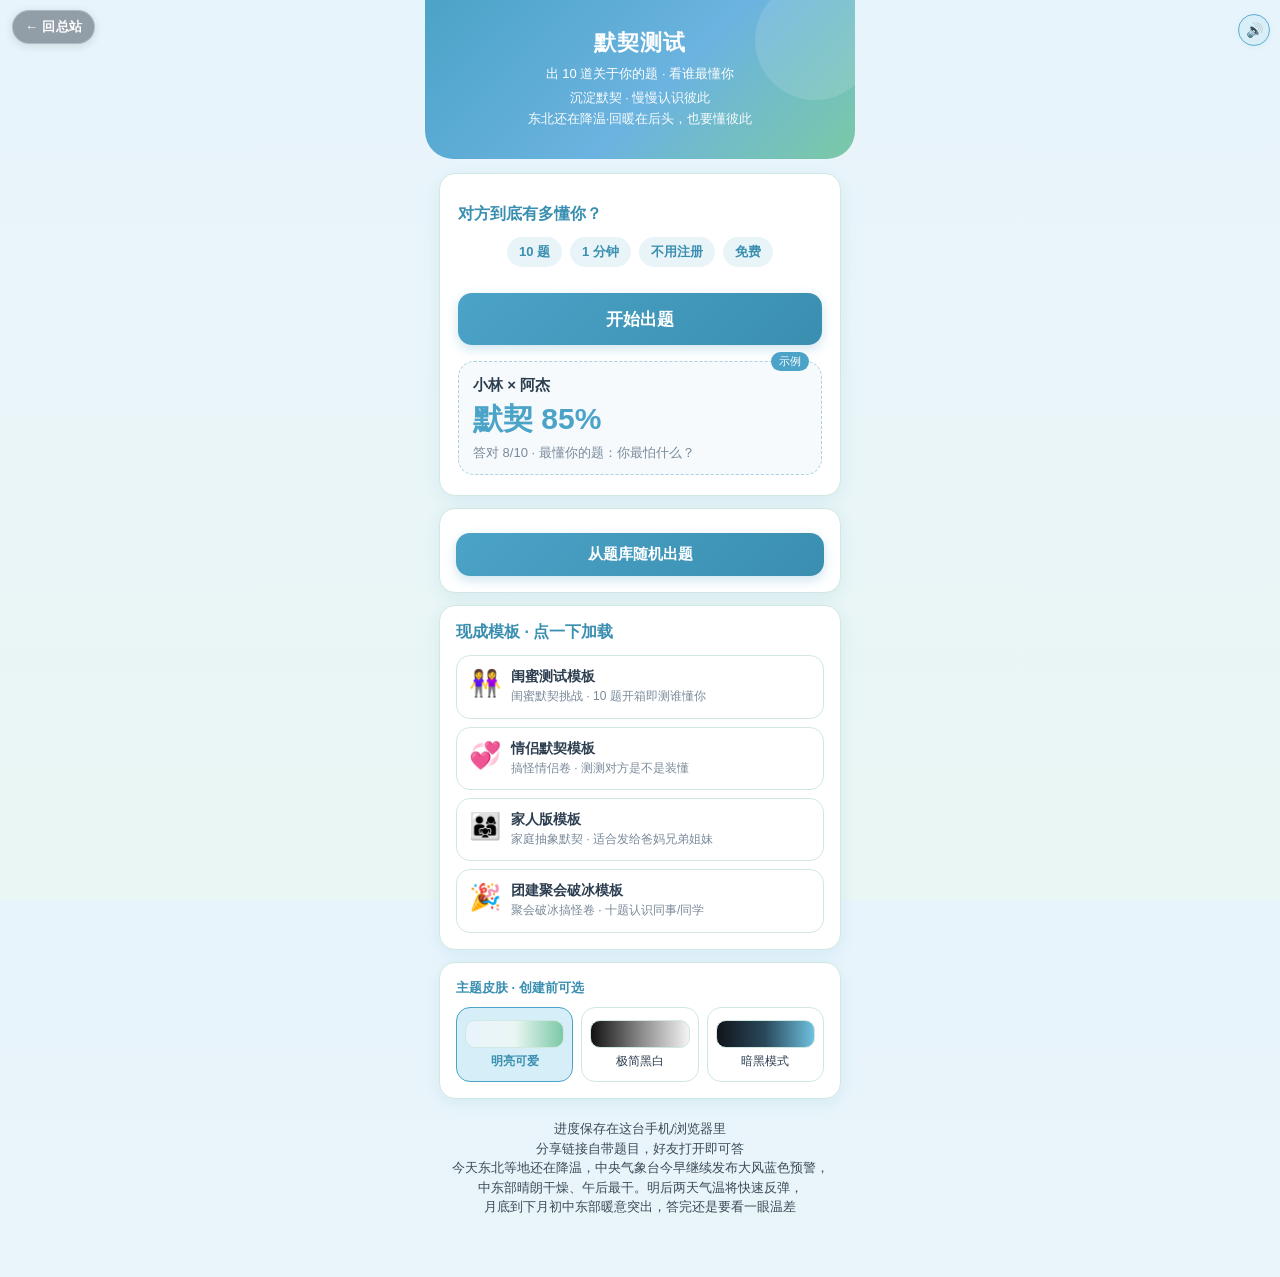
<file: zhiji/index.html>
<!DOCTYPE html>
<html lang="zh-CN">
<head>
<meta charset="UTF-8">
<meta name="viewport" content="width=device-width, initial-scale=1.0, maximum-scale=1.0, user-scalable=no, viewport-fit=cover">
<meta name="apple-mobile-web-app-capable" content="yes">
<meta name="mobile-web-app-capable" content="yes">
<link rel="icon" type="image/svg+xml" href="data:image/svg+xml,%3Csvg xmlns='http://www.w3.org/2000/svg' viewBox='0 0 32 32'%3E%3Crect width='32' height='32' rx='8' fill='%234BA3C7'/%3E%3Ccircle cx='16' cy='16' r='6' fill='%23EAF6F3'/%3E%3C/svg%3E">
<meta name="description" content="知己 · 默契测试：出 10 道关于你的题，发给朋友测默契。答完配表情包，懂不懂一眼看穿。免费、手机就能玩。">
<meta name="keywords" content="知己,默契测试,好友测试,H5,表情包">
<meta property="og:type" content="website">
<meta property="og:title" content="知己 · 默契测试">
<meta property="og:description" content="出 10 道关于你的题，发给朋友测默契。答完配表情包，懂不懂一眼看穿。">
<meta property="og:url" content="https://dragonhowlong.github.io/zhiji/">
<meta property="og:image" content="https://dragonhowlong.github.io/zhiji/screenshot.png">
<meta property="og:locale" content="zh_CN">
<meta name="twitter:card" content="summary_large_image">
<meta name="twitter:title" content="知己 · 默契测试">
<meta name="twitter:description" content="出 10 道关于你的题，发给朋友测默契。答完配表情包，懂不懂一眼看穿。">
<meta name="twitter:image" content="https://dragonhowlong.github.io/zhiji/screenshot.png">
<title>默契测试 · 你有多了解我</title>
<style>
*{margin:0;padding:0;box-sizing:border-box}
:root,html[data-theme="cute"]{
  --bg:#EAF6F3;
  --bg2:#E8F4FC;
  --card:#ffffff;
  --primary:#4BA3C7;
  --primary-dark:#3A8FB0;
  --primary-soft:#D6EEF7;
  --green:#5CB88A;
  --green-soft:#E6F6EE;
  --mint:#7BC9A6;
  --text:#2C3E50;
  --text-light:#7A8A9A;
  --border:#D0E8E2;
  --danger:#E8747A;
  --danger-soft:#FFF0F0;
  --warn:#E8A838;
  --radius:16px;
  --shadow:0 4px 16px rgba(75,163,199,.12);
  --header-1:#4BA3C7;
  --header-2:#6BB3E0;
  --header-3:#7BC9A6;
  --input-bg:#FAFDFC;
  --chip-bg:#ffffff;
  --opt-bg:#ffffff;
  --opt-selected-bg:#F0F9FC;
  --progress-track:#C5DDE8;
  --quiz-track:rgba(208,232,226,.9);
  --soft-grad-a:#F0F9FC;
  --soft-grad-b:#EAF7F1;
  --reward-bg:#FBFEFF;
  --no-reward-bg:#F7F8FA;
  --tip-bg:#FFF8E8;
  --tip-border:#F0D9A0;
  --tip-text:#7A5A20;
  --modal-bg:#ffffff;
  --bank-item-bg:#FAFDFC;
  --slot-empty-bg:#F3F5F7;
  --btn-sec-bg:#ffffff;
  --danger-border:#F5D0D0;
  --bgm-bg:rgba(255,255,255,.92);
  --primary-rgb:75,163,199;
}
html[data-theme="mono"]{
  --bg:#F4F4F4;
  --bg2:#EEEEEE;
  --card:#ffffff;
  --primary:#111111;
  --primary-dark:#000000;
  --primary-soft:#E8E8E8;
  --green:#222222;
  --green-soft:#F0F0F0;
  --mint:#444444;
  --text:#111111;
  --text-light:#666666;
  --border:#D0D0D0;
  --danger:#B00020;
  --danger-soft:#FCE8EC;
  --warn:#555555;
  --shadow:0 4px 16px rgba(0,0,0,.08);
  --header-1:#111111;
  --header-2:#333333;
  --header-3:#555555;
  --input-bg:#FAFAFA;
  --chip-bg:#ffffff;
  --opt-bg:#ffffff;
  --opt-selected-bg:#F2F2F2;
  --progress-track:#D8D8D8;
  --quiz-track:#E6E6E6;
  --soft-grad-a:#F7F7F7;
  --soft-grad-b:#EFEFEF;
  --reward-bg:#FAFAFA;
  --no-reward-bg:#F5F5F5;
  --tip-bg:#F7F7F7;
  --tip-border:#D0D0D0;
  --tip-text:#333333;
  --modal-bg:#ffffff;
  --bank-item-bg:#FAFAFA;
  --slot-empty-bg:#F0F0F0;
  --btn-sec-bg:#ffffff;
  --danger-border:#E8B4BE;
  --bgm-bg:rgba(255,255,255,.95);
  --primary-rgb:17,17,17;
}
html[data-theme="dark"]{
  --bg:#12141A;
  --bg2:#1A1D26;
  --card:#232733;
  --primary:#6EC1E0;
  --primary-dark:#8AD0EA;
  --primary-soft:#2A3A48;
  --green:#6BCF9B;
  --green-soft:#1E3A2E;
  --mint:#5CB88A;
  --text:#E8ECF2;
  --text-light:#9AA3B2;
  --border:#343B4A;
  --danger:#F08A8F;
  --danger-soft:#3A2426;
  --warn:#E8B86D;
  --shadow:0 4px 18px rgba(0,0,0,.45);
  --header-1:#2A4A5C;
  --header-2:#3A6A7A;
  --header-3:#3A6B58;
  --input-bg:#1A1D26;
  --chip-bg:#1E222C;
  --opt-bg:#1E222C;
  --opt-selected-bg:#2A3A48;
  --progress-track:#3A4152;
  --quiz-track:#2A303C;
  --soft-grad-a:#1E2A32;
  --soft-grad-b:#1E2E28;
  --reward-bg:#1E2A32;
  --no-reward-bg:#1A1D26;
  --tip-bg:#2A2618;
  --tip-border:#5A4A20;
  --tip-text:#E8D5A0;
  --modal-bg:#232733;
  --bank-item-bg:#1A1D26;
  --slot-empty-bg:#2A303C;
  --btn-sec-bg:#1E222C;
  --danger-border:#5A3438;
  --bgm-bg:rgba(30,34,44,.92);
  --primary-rgb:110,193,224;
}
html,body{height:100%;font-family:-apple-system,BlinkMacSystemFont,"Segoe UI","PingFang SC","Hiragino Sans GB","Microsoft YaHei",sans-serif;background:linear-gradient(180deg,var(--bg2) 0%,var(--bg) 100%);color:var(--text);-webkit-tap-highlight-color:transparent}
#app{max-width:430px;margin:0 auto;min-height:100%;position:relative;padding-bottom:calc(28px + env(safe-area-inset-bottom))}
.view{display:none;padding:0 0 24px;animation:fadeIn .25s ease}
.view.active{display:block}
@keyframes fadeIn{from{opacity:0;transform:translateY(6px)}to{opacity:1;transform:none}}
header.app-header{background:linear-gradient(135deg,var(--header-1) 0%,var(--header-2) 55%,var(--header-3) 100%);color:#fff;padding:28px 20px 30px;border-radius:0 0 28px 28px;text-align:center;margin-bottom:14px;position:relative;overflow:hidden}
header.app-header::after{content:"";position:absolute;right:-20px;top:-20px;width:120px;height:120px;border-radius:50%;background:rgba(255,255,255,.12)}
header.app-header h1{font-size:22px;font-weight:700;letter-spacing:1px;position:relative;padding:0 104px;box-sizing:border-box;width:100%;line-height:1.35;word-break:keep-all;overflow-wrap:break-word}
header.app-header p{font-size:13px;opacity:1;margin-top:6px;line-height:1.55;position:relative}
.step-pill{display:inline-block;background:rgba(255,255,255,.22);padding:4px 12px;border-radius:20px;font-size:12px;margin-top:10px;position:relative}
.card{background:var(--card);border-radius:var(--radius);padding:16px;margin:0 14px 12px;box-shadow:var(--shadow);border:1px solid var(--border)}
.card h2{font-size:16px;margin-bottom:12px;color:var(--primary-dark);display:flex;align-items:center;justify-content:space-between;gap:8px}
.card h2 .badge{font-size:12px;background:var(--primary-soft);color:var(--primary-dark);padding:2px 10px;border-radius:10px;font-weight:600}
label{display:block;font-size:13px;color:var(--text-light);margin-bottom:4px;margin-top:10px}
input[type=text],input[type=number],textarea,select{width:100%;padding:11px 12px;border:1.5px solid var(--border);border-radius:12px;font-size:14px;background:var(--input-bg);color:var(--text);outline:none;transition:border .2s;font-family:inherit}
input:focus,textarea:focus,select:focus{border-color:var(--primary)}
textarea{resize:vertical;min-height:64px;line-height:1.5}
.btn{display:inline-flex;align-items:center;justify-content:center;gap:6px;padding:12px 18px;border:none;border-radius:14px;font-size:15px;font-weight:600;cursor:pointer;transition:opacity .15s,transform .1s;font-family:inherit;width:100%;margin-top:8px}
.btn:active{transform:scale(.97);opacity:.9}
.btn:disabled{opacity:.45;cursor:not-allowed;transform:none}
.btn-primary{background:linear-gradient(135deg,var(--primary),var(--primary-dark));color:#fff;box-shadow:0 4px 12px rgba(var(--primary-rgb),.28)}
.btn-secondary{background:var(--btn-sec-bg);color:var(--primary-dark);border:1.5px solid var(--primary)}
.btn-mint{background:linear-gradient(135deg,var(--mint),var(--green));color:#fff}
.btn-danger{background:var(--danger-soft);color:var(--danger);border:1px solid var(--danger-border);font-size:13px;padding:7px 12px;width:auto;margin:0}
.btn-ghost{background:transparent;color:var(--text-light);font-size:13px;padding:8px;width:auto;margin:0}
.btn-sm{padding:9px 12px;font-size:13px;width:auto;margin:0;border-radius:12px}
.btn-row{display:flex;gap:8px;margin-top:10px;flex-wrap:wrap}
.btn-row .btn{flex:1;margin-top:0;min-width:0}
.chip-row{display:flex;flex-wrap:wrap;gap:8px;margin-top:8px}
.chip{padding:8px 14px;border-radius:20px;border:1.5px solid var(--border);background:var(--chip-bg);font-size:13px;color:var(--text);cursor:pointer;font-family:inherit}
.chip.active{border-color:var(--primary);background:var(--primary-soft);color:var(--primary-dark);font-weight:600}
.progress-dots{display:flex;gap:5px;justify-content:center;margin:4px 0 12px;padding:0 16px}
.progress-dots span{width:8px;height:8px;border-radius:50%;background:var(--progress-track);transition:all .2s}
.progress-dots span.done{background:var(--green)}
.progress-dots span.cur{background:var(--primary);width:18px;border-radius:6px}
.quiz-progress{height:5px;background:var(--quiz-track);border-radius:3px;margin:0 14px 14px;overflow:hidden}
.quiz-progress-bar{height:100%;background:linear-gradient(90deg,var(--primary),var(--mint));border-radius:3px;transition:width .3s}
.quiz-meta{display:flex;justify-content:space-between;font-size:13px;color:var(--text-light);margin:0 16px 10px}
.quiz-q{font-size:18px;font-weight:650;line-height:1.55;margin-bottom:18px}
.opt-btn{display:flex;align-items:center;width:100%;text-align:left;padding:13px 14px;margin-bottom:10px;border:1.5px solid var(--border);border-radius:14px;background:var(--opt-bg);font-size:15px;color:var(--text);cursor:pointer;transition:border-color .15s,background .15s,color .15s,transform .14s cubic-bezier(.2,.85,.25,1.15);font-family:inherit;line-height:1.4}
.opt-btn:active{transform:scale(.96)}
.opt-btn.selected{border-color:var(--primary);background:var(--opt-selected-bg);color:var(--primary-dark)}
.opt-btn.correct-mark{border-color:var(--green);background:var(--green-soft)}
.opt-btn.wrong-mark{border-color:var(--danger);background:var(--danger-soft)}
.opt-letter{display:inline-flex;width:26px;height:26px;align-items:center;justify-content:center;border-radius:50%;background:var(--bg2);color:var(--primary);font-weight:700;font-size:13px;margin-right:10px;flex-shrink:0}
.opt-btn.selected .opt-letter{background:var(--primary);color:#fff}
.opt-btn.correct-mark .opt-letter{background:var(--green);color:#fff}
.opt-btn.wrong-mark .opt-letter{background:var(--danger);color:#fff}
.opt-edit{display:flex;align-items:center;gap:8px;margin-bottom:8px}
.opt-edit input[type=radio]{accent-color:var(--primary);width:18px;height:18px;flex-shrink:0}
.opt-edit input[type=text]{flex:1}
.opt-edit .rm{flex-shrink:0;width:32px;height:32px;border-radius:10px;border:1px solid var(--danger-border);background:var(--danger-soft);color:var(--danger);font-size:16px;cursor:pointer}
.result-card{text-align:center;padding:28px 18px 22px;-webkit-touch-callout:default;user-select:none;background:linear-gradient(180deg,var(--card) 0%,var(--soft-grad-b) 140%);border:1px solid var(--border)}
.result-card .score-num{font-size:52px;font-weight:750;color:var(--primary);line-height:1;letter-spacing:.5px}
.result-card .score-label{font-size:14px;color:var(--text-light);margin:6px 0 16px}
.result-card .comment{font-size:15px;line-height:1.65;margin-bottom:14px;padding:14px;background:linear-gradient(135deg,var(--soft-grad-a),var(--soft-grad-b));border-radius:14px}
.result-actions{display:flex;flex-direction:column;gap:0;margin-top:8px;text-align:center}
.result-actions .btn{width:100%;margin-top:8px}
.more-fold{margin-top:10px;border:1.5px solid var(--border);border-radius:14px;background:var(--btn-sec-bg);overflow:hidden}
.more-fold>summary{list-style:none;cursor:pointer;padding:12px 16px;font-size:15px;font-weight:600;color:var(--primary-dark);text-align:center;-webkit-user-select:none;user-select:none}
.more-fold>summary::-webkit-details-marker{display:none}
.more-fold>summary::after{content:" ▾";font-size:12px;opacity:.7}
.more-fold[open]>summary::after{content:" ▴"}
.more-fold .fold-body{padding:0 12px 12px;border-top:1px solid var(--border)}
.more-fold .fold-body .btn{margin-top:8px}
.result-card .reward{font-size:15px;color:var(--primary-dark);font-weight:650;padding:14px 16px;border:1.5px dashed var(--primary);border-radius:14px;margin-bottom:8px;background:var(--reward-bg)}
.result-card .no-reward{font-size:14px;color:#3A4A58;padding:12px;background:var(--no-reward-bg);border-radius:12px;margin-bottom:8px}
html[data-theme="mono"] .result-card .no-reward{color:#444}
html[data-theme="dark"] .result-card .no-reward{color:#C8D0DC}
.reward-preview{display:flex;align-items:center;gap:12px;padding:12px;background:linear-gradient(135deg,var(--soft-grad-a),var(--soft-grad-b));border-radius:14px;margin-top:8px}
.reward-preview .emoji{font-size:28px}
.reward-preview .txt{flex:1;text-align:left}
.reward-preview .txt b{display:block;font-size:15px;color:var(--primary-dark)}
.reward-preview .txt span{font-size:12px;color:var(--text-light)}
.stat-grid{display:grid;grid-template-columns:1fr 1fr;gap:10px;margin-top:4px}
.stat-box{background:var(--bg2);border-radius:12px;padding:14px 10px;text-align:center}
.stat-box .n{font-size:24px;font-weight:700;color:var(--primary-dark)}
.stat-box .l{font-size:12px;color:var(--text-light);margin-top:2px}
.hint{font-size:12px;color:var(--text-light);line-height:1.55;margin-top:8px}
.share-reco{margin:6px 0 2px;font-size:12px;font-weight:650;color:var(--primary-dark);letter-spacing:.3px;text-align:center}
.share-reco em{font-style:normal;background:var(--primary-soft);padding:2px 8px;border-radius:999px}
.band-row{display:flex;gap:8px;align-items:flex-start;margin-bottom:10px}
.band-row .band-range{flex:0 0 78px;font-size:12px;color:var(--primary);font-weight:600;padding-top:12px;text-align:center}
.band-row textarea{flex:1;min-height:52px}
.modal-mask{position:fixed;inset:0;background:rgba(20,28,36,.55);z-index:400;display:flex;align-items:flex-end;justify-content:center}
.modal{background:var(--modal-bg);border-radius:22px 22px 0 0;padding:18px 16px calc(24px + env(safe-area-inset-bottom));width:100%;max-width:430px;max-height:88vh;overflow-y:auto;color:var(--text);box-sizing:border-box;box-shadow:0 -8px 28px rgba(0,0,0,.18)}
.modal h3{font-size:17px;margin-bottom:12px;text-align:center}
.bank-list{max-height:46vh;overflow-y:auto}
.bank-item{padding:12px;border:1px solid var(--border);border-radius:12px;margin-bottom:8px;cursor:pointer;background:var(--bank-item-bg)}
.bank-item:active{background:var(--primary-soft)}
.bank-item.used{opacity:.45;cursor:not-allowed;background:var(--slot-empty-bg)}
.bank-item .bq{font-size:14px;font-weight:550;margin-bottom:4px}
.bank-item .bo{font-size:12px;color:var(--text-light);line-height:1.5}
.bank-item .tag{display:inline-block;font-size:11px;padding:1px 8px;border-radius:8px;background:var(--green-soft);color:var(--green);margin-bottom:4px;font-weight:600}
.toast{position:fixed;top:auto;bottom:calc(24px + env(safe-area-inset-bottom, 0px));left:50%;transform:translateX(-50%);background:#1A2330;color:#fff;padding:10px 18px;border-radius:22px;font-size:13px;font-weight:650;z-index:500;max-width:82%;text-align:center;pointer-events:none;opacity:0;transition:opacity .3s;box-shadow:0 6px 20px rgba(0,0,0,.28);border:1px solid rgba(255,255,255,.45)}
.toast.show{opacity:1}
.footer-note{text-align:center;padding:8px 20px;font-size:13px;color:#3A4A58;line-height:1.5;word-break:keep-all}
html[data-theme="mono"] .footer-note{color:#444}
html[data-theme="dark"] .footer-note{color:#C8D0DC}
.modal .hint{color:#2F3D4A;font-size:13px;line-height:1.55}
.modal > p.hint{margin:0 0 10px}
html[data-theme="dark"] .modal .hint{color:#C8D0DC}
#msg-leave-status, #dev-fb-status{margin-top:8px;padding-bottom:12px}
.hero-emoji{font-size:42px;margin-bottom:8px}
.meme-hero{display:block;width:min(180px,46vw);height:auto;margin:0 auto 12px;border-radius:18px;box-shadow:0 6px 18px rgba(var(--primary-rgb),.18);object-fit:cover;animation:memeFloat 3.2s ease-in-out infinite}
.meme-result{display:block;width:min(168px,44vw);height:auto;margin:0 auto 14px;border-radius:18px;box-shadow:0 6px 18px rgba(var(--primary-rgb),.18);object-fit:cover;-webkit-touch-callout:default;user-select:none}
@keyframes memeFloat{0%,100%{transform:translateY(0)}50%{transform:translateY(-4px)}}
.intro-title{font-size:20px;font-weight:700;line-height:1.4;margin-bottom:8px;color:var(--text)}
.slot-tag{display:inline-flex;align-items:center;gap:4px;font-size:12px;padding:3px 8px;border-radius:8px;background:var(--green-soft);color:var(--green);font-weight:600}
.slot-tag.empty{background:var(--slot-empty-bg);color:var(--text-light)}
.leaderboard{margin-top:10px}
.lb-row{display:flex;justify-content:space-between;align-items:center;padding:10px 0;border-bottom:1px solid var(--border);font-size:14px}
.lb-row:last-child{border-bottom:none}
.lb-score{color:var(--primary-dark);font-weight:650}
.search-box{margin-bottom:10px}
.toolbar{display:flex;flex-wrap:wrap;gap:8px;margin:10px 0}
.toolbar .btn{flex:1 1 calc(50% - 8px);min-width:100px}
.num-row{display:flex;gap:10px;align-items:center}
.num-row input{flex:1}
.q-preview{font-size:15px;font-weight:600;line-height:1.5;margin-bottom:12px;padding:12px;background:var(--bg2);border-radius:12px}
.cat-tabs{display:flex;flex-wrap:nowrap;gap:6px;overflow-x:auto;overflow-y:hidden;-webkit-overflow-scrolling:touch;touch-action:pan-x;padding:2px 0 10px;margin:0 0 4px;max-width:100%;width:100%;box-sizing:border-box}
.cat-tabs::-webkit-scrollbar{height:3px}
.cat-tabs::-webkit-scrollbar-thumb{background:var(--border);border-radius:3px}
.cat-tab{flex:0 0 auto;padding:7px 12px;border-radius:16px;border:1.5px solid var(--border);background:var(--chip-bg);font-size:12px;color:var(--text);cursor:pointer;font-family:inherit;white-space:nowrap;word-break:keep-all}
.cat-tab.active{border-color:var(--primary);background:var(--primary-soft);color:var(--primary-dark);font-weight:650}
.tip-box{background:var(--tip-bg);border:1px solid var(--tip-border);border-radius:12px;padding:12px;font-size:13px;line-height:1.55;color:var(--tip-text);margin-top:10px}
.tip-box b{display:block;margin-bottom:4px}
.msg-actions{display:grid;grid-template-columns:1fr 1fr;gap:8px;margin-top:12px}
.msg-actions .btn{margin-top:0}
.msg-list{margin-top:8px}
.msg-item{padding:12px 0;border-bottom:1px solid var(--border)}
.msg-item:last-child{border-bottom:none}
.msg-item .who{font-size:13px;font-weight:650;color:var(--primary-dark);margin-bottom:4px}
.msg-item .when{font-size:11px;color:#3E4E5A;margin-top:6px}
html[data-theme="dark"] .msg-item .when{color:#C8D0DC}
.msg-item .body{font-size:14px;line-height:1.55;word-break:break-word}
.corner-msg{display:flex;gap:8px;justify-content:flex-end;margin:0 0 10px}
.corner-msg .btn{flex:0 0 auto;width:auto;padding:8px 12px;margin:0;font-size:13px}
.dev-grid{display:grid;grid-template-columns:1fr 1fr;gap:10px}
.dev-grid .stat-box .n{font-size:28px}
.action-bar{display:grid;grid-template-columns:1fr 1fr;gap:8px;margin-top:12px}
.action-bar .btn{margin-top:0}
.action-bar .span2{grid-column:1 / -1}

.qr-wrap{display:flex;flex-direction:column;align-items:center;text-align:center;padding:8px 0 4px}
.qr-wrap img,.qr-wrap canvas{width:min(72vw,260px);height:auto;border-radius:12px;background:#fff;padding:10px;box-shadow:0 2px 10px rgba(var(--primary-rgb),.15);border:1px solid var(--border);image-rendering:pixelated}
.qr-caption{font-size:14px;font-weight:650;color:var(--primary-dark);margin:12px 0 4px}
.qr-sub{font-size:12px;color:var(--text-light);line-height:1.5;margin:0 8px 8px}
.poster-wrap{display:flex;flex-direction:column;align-items:center;text-align:center;padding:4px 0 8px;margin-top:8px}
.poster-wrap img{width:min(86vw,320px);height:auto;border-radius:16px;background:#d6e4ff;box-shadow:0 4px 16px rgba(var(--primary-rgb),.18);border:1px solid var(--border);-webkit-touch-callout:default}
.poster-wrap .hint{margin-top:8px}

[hidden]{display:none!important}
.bgm-toggle{position:fixed;top:calc(14px + env(safe-area-inset-top));right:max(10px, env(safe-area-inset-right));z-index:300;width:32px;height:32px;border-radius:50%;border:1px solid var(--border);background:var(--bgm-bg);box-shadow:0 1px 6px rgba(var(--primary-rgb),.10);display:flex;align-items:center;justify-content:center;font-size:14px;line-height:1;cursor:pointer;color:var(--text-light);opacity:.72;padding:0;-webkit-tap-highlight-color:transparent;backdrop-filter:blur(6px)}
.bgm-toggle:active{transform:scale(.92);opacity:.9}
.bgm-toggle[aria-pressed="true"]{background:var(--primary-soft);border-color:var(--primary);color:var(--primary-dark);opacity:.88}

.theme-picker{display:grid;grid-template-columns:1fr 1fr 1fr;gap:8px;margin-top:10px}
.theme-chip{display:flex;flex-direction:column;align-items:center;gap:6px;padding:12px 8px;border-radius:14px;border:1.5px solid var(--border);background:var(--chip-bg);cursor:pointer;font-family:inherit;color:var(--text);font-size:12px;line-height:1.3}
.theme-chip .swatch{width:100%;height:28px;border-radius:10px;border:1px solid var(--border)}
.theme-chip.active{border-color:var(--primary);background:var(--primary-soft);font-weight:650;color:var(--primary-dark)}
.theme-chip .swatch.cute{background:linear-gradient(90deg,#E8F4FC,#EAF6F3,#7BC9A6)}
.theme-chip .swatch.mono{background:linear-gradient(90deg,#111,#888,#f4f4f4)}
.theme-chip .swatch.dark{background:linear-gradient(90deg,#12141A,#2A4A5C,#6EC1E0)}
.tpl-list{display:flex;flex-direction:column;gap:8px;margin-top:8px}
.tpl-card{display:flex;align-items:flex-start;gap:10px;width:100%;text-align:left;padding:12px;border-radius:14px;border:1.5px solid var(--border);background:var(--chip-bg);cursor:pointer;font-family:inherit;color:var(--text)}
.tpl-card:active{transform:scale(.98);opacity:.92}
.tpl-card .te{font-size:26px;line-height:1;flex-shrink:0;margin-top:2px}
.tpl-card .tb{flex:1;min-width:0}
.tpl-card .tn{font-size:14px;font-weight:650;margin-bottom:2px}
.tpl-card .td{font-size:12px;color:var(--text-light);line-height:1.45}
.section-label{font-size:13px;font-weight:650;color:var(--primary-dark);margin:4px 0 2px}
html[data-theme="mono"] .btn-primary,html[data-theme="mono"] .btn-mint{background:#111;color:#fff;box-shadow:0 4px 12px rgba(0,0,0,.2)}
html[data-theme="mono"] header.app-header{background:#111}
.lb-remote-hook{min-height:24px}

.hub-back{position:fixed;top:max(10px,env(safe-area-inset-top));left:12px;z-index:60;display:inline-flex;align-items:center;gap:4px;padding:7px 12px;border-radius:999px;font-size:13px;font-weight:650;letter-spacing:.3px;text-decoration:none;color:#fff;background:rgba(28,40,51,.42);backdrop-filter:blur(8px);-webkit-backdrop-filter:blur(8px);border:1px solid rgba(255,255,255,.28);box-shadow:0 2px 10px rgba(0,0,0,.12);transition:opacity .2s ease, transform .2s ease}
.hub-back:active{opacity:.85;transform:scale(.97)}
html.is-scrolled .hub-back,html.is-scrolled .bgm-toggle{opacity:0;pointer-events:none;transform:translateY(-6px)}



.p4-hero{text-align:center;padding:26px 18px 20px}
.p4-title{font-size:28px;font-weight:800;line-height:1.3;margin:4px 0 14px;color:var(--text)}
.p4-pills{display:flex;flex-wrap:wrap;justify-content:center;gap:8px;margin-bottom:18px}
.p4-pills span{padding:6px 12px;border-radius:999px;background:rgba(var(--primary-rgb),.12);color:var(--primary-dark,var(--primary));font-size:13px;font-weight:600}
.p4-main{min-height:52px;font-size:17px}
.p4-sample{position:relative;margin-top:16px;padding:14px 14px 12px;border-radius:16px;border:1px dashed rgba(var(--primary-rgb),.45);text-align:left;background:rgba(var(--primary-rgb),.05)}
.p4-sample .tag{position:absolute;top:-10px;right:12px;background:var(--primary);color:#fff;font-size:11px;padding:2px 8px;border-radius:999px}
.p4-sample .who{font-weight:700;font-size:15px}.p4-sample .pct{font-size:30px;font-weight:800;color:var(--primary);margin:4px 0}
.p4-sample .sub{font-size:13px;color:var(--text-light)}
.result-card .score-num.p3{font-size:64px;text-align:center}
.p3-main{min-height:52px;font-size:17px;margin-top:4px}
.btn-outline{background:transparent;border:1.5px solid var(--primary);color:var(--primary)}
.shared-banner{margin:0 0 12px;padding:10px 12px;border-radius:12px;background:rgba(var(--primary-rgb),.1);font-size:14px;font-weight:600;color:var(--text)}
.sc-mask{position:fixed;inset:0;background:rgba(0,0,0,.55);z-index:999;display:flex;align-items:center;justify-content:center;padding:16px}
.sc-box{background:#fff;border-radius:18px;padding:12px;max-width:360px;width:100%;max-height:92vh;overflow:auto}
.sc-box img{width:100%;border-radius:12px;display:block}
</style>
</head>
<body>
<a class="hub-back" href="https://dragonhowlong.github.io/" aria-label="返回滅海襲总站">← 回总站</a>
<div id="app"></div>
<audio id="bgm" loop preload="auto" autoplay playsinline webkit-playsinline>
  <source src="audio/quirky-little-march.m4a" type="audio/mp4">
  <source src="audio/quirky-little-march.mp3" type="audio/mpeg">
</audio>
<button type="button" id="bgm-toggle" class="bgm-toggle" aria-label="切换背景音乐静音" aria-pressed="false" title="背景音乐">🔊</button>
<div id="toast" class="toast" role="status" aria-live="polite" aria-hidden="true"></div>
<script>
/* ========== Built-in bank (搞怪抽象·娱乐) with categories ========== */
const BANK = [
  {
    "q": "我凌晨三点通常在？",
    "options": [
      "清醒刷手机",
      "已经睡死",
      "精神状态上网",
      "反思人生但不行动"
    ],
    "answer": 0,
    "cat": "抽象日常"
  },
  {
    "q": "我闹钟响了之后通常？",
    "options": [
      "立刻起床像打工人",
      "再睡五分钟（谎言）",
      "设十个连环闹钟",
      "直接关机装死"
    ],
    "answer": 1,
    "cat": "抽象日常"
  },
  {
    "q": "我出门前最后检查的是？",
    "options": [
      "手机钥匙耳机",
      "今天精神状态够不够用",
      "妆/发型在不在线",
      "算了出门再说"
    ],
    "answer": 0,
    "cat": "抽象日常"
  },
  {
    "q": "我周末的真实形态是？",
    "options": [
      "人形植物人",
      "特种兵式出门",
      "线上冲浪冠军",
      "约人但最后鸽自己"
    ],
    "answer": 0,
    "cat": "抽象日常"
  },
  {
    "q": "我书桌/床头最常见的是？",
    "options": [
      "充电器坟场",
      "零食残骸",
      "脏衣服山脉",
      "意外地整齐"
    ],
    "answer": 0,
    "cat": "抽象日常"
  },
  {
    "q": "我洗澡时通常在想？",
    "options": [
      "人生大计（然后全忘）",
      "今天社死名场面回放",
      "哼歌开演唱会",
      "发呆放空"
    ],
    "answer": 0,
    "cat": "抽象日常"
  },
  {
    "q": "我等红灯时最可能？",
    "options": [
      "低头刷短视频",
      "发呆看天",
      "拍云当艺术",
      "心里骂为什么这么久"
    ],
    "answer": 0,
    "cat": "抽象日常"
  },
  {
    "q": "我收拾房间的真相是？",
    "options": [
      "把乱堆到别处叫收拾",
      "开演唱会式大扫除",
      "乱了才动",
      "外包给未来的自己"
    ],
    "answer": 0,
    "cat": "抽象日常"
  },
  {
    "q": "我点外卖时通常？",
    "options": [
      "纠结半小时下单",
      "秒选老样子",
      "看优惠券决定命运",
      "点完又后悔"
    ],
    "answer": 0,
    "cat": "抽象日常"
  },
  {
    "q": "我走路时耳机里更像？",
    "options": [
      "燃向打鸡血",
      "emo小品专场",
      "白噪音假装专注",
      "根本没戴在装忙"
    ],
    "answer": 0,
    "cat": "抽象日常"
  },
  {
    "q": "我起床第一反应更像？",
    "options": [
      "摸手机确认还活着",
      "对天花板发呆",
      "滚回去再睡",
      "突然想起作业/DDL"
    ],
    "answer": 0,
    "cat": "抽象日常"
  },
  {
    "q": "我背包里最可能出现？",
    "options": [
      "神秘收据和小票",
      "过期糖和纸巾",
      "充电宝但没电",
      "什么都没有但很鼓"
    ],
    "answer": 0,
    "cat": "抽象日常"
  },
  {
    "q": "我对「早睡早起」的实践是？",
    "options": [
      "口号型选手",
      "偶尔成功一次炫耀一周",
      "夜猫子本猫",
      "生物钟已摆烂"
    ],
    "answer": 2,
    "cat": "抽象日常"
  },
  {
    "q": "我坐公交/地铁更常？",
    "options": [
      "耳机隔绝世界",
      "盯陌生人鞋子发呆",
      "补觉风险拉满",
      "默默观察人间百态"
    ],
    "answer": 0,
    "cat": "抽象日常"
  },
  {
    "q": "我下雨没带伞时会？",
    "options": [
      "狂奔并接受湿身",
      "买一把用一次就扔",
      "躲檐下刷手机等停",
      "打电话求救援像受灾"
    ],
    "answer": 0,
    "cat": "抽象日常"
  },
  {
    "q": "我冰箱里最真实的是？",
    "options": [
      "外卖盒文明",
      "空气和节气",
      "奇怪酱料博物馆",
      "意外有菜会做饭"
    ],
    "answer": 0,
    "cat": "抽象日常"
  },
  {
    "q": "我换衣服的风格是？",
    "options": [
      "昨天那套再战一天",
      "纠结半小时出门三分钟",
      "舒适至上像居家服",
      "突然精致反差很大"
    ],
    "answer": 0,
    "cat": "抽象日常"
  },
  {
    "q": "我充电线的命运通常是？",
    "options": [
      "打结成抽象雕塑",
      "到处都是但要用时没有",
      "共享给全家/室友",
      "保养得意外很好"
    ],
    "answer": 0,
    "cat": "抽象日常"
  },
  {
    "q": "我「五分钟就好」通常等于？",
    "options": [
      "真五分钟",
      "半小时起步",
      "下一纪元",
      "看心情通货膨胀"
    ],
    "answer": 1,
    "cat": "抽象日常"
  },
  {
    "q": "我午睡的结局通常是？",
    "options": [
      "定了闹钟照样睡过头",
      "睡不着刷手机",
      "成功续命",
      "醒来更累像穿越"
    ],
    "answer": 0,
    "cat": "抽象日常"
  },
  {
    "q": "我丢东西时第一反应？",
    "options": [
      "怪别人动过",
      "翻遍全世界",
      "静静接受命运",
      "过两天自己长出来"
    ],
    "answer": 0,
    "cat": "抽象日常"
  },
  {
    "q": "我对「临时有事」的理解是？",
    "options": [
      "真有事",
      "社交缓冲词",
      "自己也可能用",
      "已读不回的美化版"
    ],
    "answer": 1,
    "cat": "抽象日常"
  },
  {
    "q": "我洗完衣服后通常？",
    "options": [
      "晾着忘记收",
      "收了忘记叠",
      "叠了忘记放",
      "意外全流程完成"
    ],
    "answer": 0,
    "cat": "抽象日常"
  },
  {
    "q": "我进电梯遇到熟人会？",
    "options": [
      "假装看手机很忙",
      "尬聊天气",
      "沉默对峙",
      "热情过度更尬"
    ],
    "answer": 0,
    "cat": "社死现场"
  },
  {
    "q": "我名字被点到时通常？",
    "options": [
      "灵魂归位三秒",
      "假装没听到",
      "秒答但答错",
      "紧张到空白"
    ],
    "answer": 0,
    "cat": "社死现场"
  },
  {
    "q": "我更像哪种生物？",
    "options": [
      "猫：爱答不理",
      "仓鼠：囤积怪",
      "树懒：延迟加载",
      "章鱼：多线程焦虑"
    ],
    "answer": 0,
    "cat": "精神状态"
  },
  {
    "q": "朋友说「你有病吧」时我通常？",
    "options": [
      "骄傲承认",
      "回「你才有」",
      "认真解释我没病",
      "笑到缺氧默认同意"
    ],
    "answer": 0,
    "cat": "精神状态"
  },
  {
    "q": "我的精神状态更接近？",
    "options": [
      "表面平静内心摆烂",
      "表面摆烂内心戏很多",
      "全天候高能抽象",
      "间歇性正常人"
    ],
    "answer": 1,
    "cat": "精神状态"
  },
  {
    "q": "我emo的触发器通常是？",
    "options": [
      "随机歌曲杀到",
      "突然想起旧事",
      "期末/DDL逼近",
      "天气阴了一点点"
    ],
    "answer": 0,
    "cat": "精神状态"
  },
  {
    "q": "我开心时外在表现是？",
    "options": [
      "话变多像复读机",
      "表面淡定暗爽",
      "发一堆表情包",
      "请人吃饭但没钱"
    ],
    "answer": 0,
    "cat": "精神状态"
  },
  {
    "q": "我焦虑时最可能？",
    "options": [
      "狂吃电子榨菜",
      "把房间收拾到发光",
      "反复刷新消息",
      "写一堆待办然后躺平"
    ],
    "answer": 0,
    "cat": "精神状态"
  },
  {
    "q": "我的内耗指数更像？",
    "options": [
      "24小时循环播放",
      "有事才开机",
      "外观无内耗实则很会",
      "已经放弃内耗选择摆烂"
    ],
    "answer": 0,
    "cat": "精神状态"
  },
  {
    "q": "我对「躺平」的实践是？",
    "options": [
      "专业技术型",
      "口号型还不彻底",
      "被迫营业后再躺",
      "假装努力实际躺"
    ],
    "answer": 0,
    "cat": "精神状态"
  },
  {
    "q": "我对着镜子通常？",
    "options": [
      "自我欣赏三秒",
      "找缺点攻击自己",
      "练习表情管理",
      "完全不看路过"
    ],
    "answer": 0,
    "cat": "精神状态"
  },
  {
    "q": "我的社交电量耗尽后会？",
    "options": [
      "秒变哑巴植物",
      "回消息变成已读哲学家",
      "需要独处充电八小时",
      "还能硬撑装正常人"
    ],
    "answer": 0,
    "cat": "精神状态"
  },
  {
    "q": "我半夜突然清醒通常因为？",
    "options": [
      "想起白天说错的话",
      "肚子饿了",
      "灵感爆发写备忘录",
      "纯属精神状态抽风"
    ],
    "answer": 0,
    "cat": "精神状态"
  },
  {
    "q": "我被夸的第一反应？",
    "options": [
      "怀疑有阴谋",
      "害羞否认",
      "坦然收下并记仇式开心",
      "回夸对方更猛"
    ],
    "answer": 0,
    "cat": "精神状态"
  },
  {
    "q": "我对「明天开始变好」的态度？",
    "options": [
      "明天永远是明天",
      "偶尔真的执行",
      "已经放弃宣言",
      "先收藏鸡汤再说"
    ],
    "answer": 0,
    "cat": "精神状态"
  },
  {
    "q": "我发呆时大脑在？",
    "options": [
      "播放尴尬回忆",
      "构思离谱剧情",
      "空白加载中",
      "盘算晚饭吃啥"
    ],
    "answer": 0,
    "cat": "精神状态"
  },
  {
    "q": "我生气时的抽象表现？",
    "options": [
      "安静得可怕",
      "话变少但很刀",
      "用表情包宣战",
      "先吃点东西压压"
    ],
    "answer": 0,
    "cat": "精神状态"
  },
  {
    "q": "我更怕的是？",
    "options": [
      "突然被点名发言",
      "手机没电社死",
      "朋友圈已读不回",
      "镜子里看到自己发型"
    ],
    "answer": 0,
    "cat": "精神状态"
  },
  {
    "q": "我的「没事」通常表示？",
    "options": [
      "真没事",
      "有事但懒得说",
      "大事即将发生",
      "情绪缓冲加载中"
    ],
    "answer": 1,
    "cat": "精神状态"
  },
  {
    "q": "我对「精神内耗」的应对？",
    "options": [
      "刷短视频麻痹",
      "运动假装自律",
      "跟朋友抽象吐槽",
      "躺平让它自己过期"
    ],
    "answer": 0,
    "cat": "精神状态"
  },
  {
    "q": "我更像哪种开机状态？",
    "options": [
      "关机键失灵（停不下来）",
      "开机要十分钟",
      "省电模式常驻",
      "突然高性能爆发"
    ],
    "answer": 1,
    "cat": "精神状态"
  },
  {
    "q": "我对「人生态度」一句话更像？",
    "options": [
      "先活着再说",
      "抽象是一种生活",
      "努力假装努力",
      "随缘但很认真随缘"
    ],
    "answer": 1,
    "cat": "精神状态"
  },
  {
    "q": "我哭的时候通常？",
    "options": [
      "憋着当没事",
      "听歌配哭套餐",
      "写很长但发不出去",
      "笑着说我没事"
    ],
    "answer": 0,
    "cat": "精神状态"
  },
  {
    "q": "我自我介绍时更想说？",
    "options": [
      "普通路过人类",
      "精神状态不稳定版",
      "抽象专业户",
      "神秘且不想介绍"
    ],
    "answer": 1,
    "cat": "精神状态"
  },
  {
    "q": "我做决定前的状态？",
    "options": [
      "开十个选项卡对比",
      "抛硬币然后反着来",
      "问群友公投",
      "直接摆烂让别人定"
    ],
    "answer": 0,
    "cat": "精神状态"
  },
  {
    "q": "我压力峰值时的零食是？",
    "options": [
      "辣条续命",
      "冰淇淋灭火",
      "气泡水假装养生",
      "什么都吃像仓鼠"
    ],
    "answer": 0,
    "cat": "精神状态"
  },
  {
    "q": "我认为自己最抽象的一点是？",
    "options": [
      "情绪切换像换台",
      "时间管理靠玄学",
      "说话突然跳戏",
      "外表正常内核混乱"
    ],
    "answer": 3,
    "cat": "精神状态"
  },
  {
    "q": "我最怕的社死场景是？",
    "options": [
      "当众手机外放尴尬音",
      "喊错人名字超大声",
      "裤子拉链/穿反鞋",
      "群聊发错人"
    ],
    "answer": 0,
    "cat": "社死现场"
  },
  {
    "q": "我发消息发错人后通常？",
    "options": [
      "秒撤回装无事",
      "解释到更尴尬",
      "直接摆烂装死",
      "用表情包糊弄过去"
    ],
    "answer": 0,
    "cat": "社死现场"
  },
  {
    "q": "老师/领导突然点我发言，我？",
    "options": [
      "大脑蓝屏重启",
      "复读上一个人",
      "小声说「啊？」",
      "意外流畅像开挂"
    ],
    "answer": 0,
    "cat": "社死现场"
  },
  {
    "q": "我和人撞衫时会？",
    "options": [
      "假装没看见",
      "大笑承认命运",
      "暗暗较劲谁更好看",
      "立刻想回家换"
    ],
    "answer": 0,
    "cat": "社死现场"
  },
  {
    "q": "我在安静场合肚子叫了会？",
    "options": [
      "假装咳嗽掩护",
      "面不改色继续",
      "小声说好尴尬",
      "笑场带崩全场"
    ],
    "answer": 0,
    "cat": "社死现场"
  },
  {
    "q": "我打招呼对方没听见，我会？",
    "options": [
      "再喊一次更大声",
      "默默收回手",
      "假装在跟别人招",
      "跟到对方看见为止"
    ],
    "answer": 0,
    "cat": "社死现场"
  },
  {
    "q": "我语音误触发出去时？",
    "options": [
      "心脏骤停",
      "立刻撤回",
      "听一遍自己社死",
      "假装是艺术创作"
    ],
    "answer": 0,
    "cat": "社死现场"
  },
  {
    "q": "我在群里刷存在感失败时？",
    "options": [
      "消息沉了装没事",
      "再发一条更抽象",
      "私聊找人互动",
      "退群重进（开玩笑）"
    ],
    "answer": 0,
    "cat": "社死现场"
  },
  {
    "q": "我穿拖鞋出门偶遇熟人会？",
    "options": [
      "淡定当成潮流",
      "解释我只是下楼",
      "脚趾抠地",
      "一路小跑逃离"
    ],
    "answer": 0,
    "cat": "社死现场"
  },
  {
    "q": "我名字被念错多次后？",
    "options": [
      "纠正到对方记住",
      "算了叫啥都行",
      "内心OS：我是谁",
      "故意也念错回去"
    ],
    "answer": 1,
    "cat": "社死现场"
  },
  {
    "q": "我当众笑喷水/呛到会？",
    "options": [
      "社死但继续笑",
      "假装喝水正常",
      "找纸巾遮脸",
      "离开现场十分钟"
    ],
    "answer": 0,
    "cat": "社死现场"
  },
  {
    "q": "我拍合照闭眼的概率？",
    "options": [
      "几乎必中",
      "看运气",
      "会要求重拍",
      "已放弃出镜"
    ],
    "answer": 0,
    "cat": "社死现场"
  },
  {
    "q": "我回「嗯嗯」被说冷漠时？",
    "options": [
      "补一长串解释",
      "改发表情包",
      "接受人设",
      "下次直接已读"
    ],
    "answer": 1,
    "cat": "社死现场"
  },
  {
    "q": "我在食堂打招呼对方没看到，我？",
    "options": [
      "端着餐盘愣住",
      "装作看菜单",
      "绕路避开",
      "冲过去二次确认"
    ],
    "answer": 0,
    "cat": "社死现场"
  },
  {
    "q": "我最抽象的社死补救是？",
    "options": [
      "假装一切是剧本",
      "狂笑蒙混过关",
      "装失忆",
      "诚实承认我很尬"
    ],
    "answer": 1,
    "cat": "社死现场"
  },
  {
    "q": "我麦克风没关被听见会？",
    "options": [
      "当场去世",
      "解释「我在说猫」",
      "关机重进会议",
      "用抽象发言掩盖"
    ],
    "answer": 0,
    "cat": "社死现场"
  },
  {
    "q": "我走路摔了周围有人时？",
    "options": [
      "秒爬起来拍灰",
      "先看有没有人笑",
      "躺平控诉地砖",
      "笑着说地板太滑"
    ],
    "answer": 0,
    "cat": "社死现场"
  },
  {
    "q": "我发朋友圈秒删通常因为？",
    "options": [
      "配文太抽象自己吓到",
      "怕没人赞更尬",
      "发错图",
      "心情已过期"
    ],
    "answer": 0,
    "cat": "社死现场"
  },
  {
    "q": "我被叫到上台但没准备会？",
    "options": [
      "即兴抽象发挥",
      "诚实说没准备",
      "眼神求助好友",
      "假装麦克风坏了"
    ],
    "answer": 0,
    "cat": "社死现场"
  },
  {
    "q": "我点名答错超简单题时？",
    "options": [
      "沉默三秒",
      "笑着说脑抽",
      "认真狡辩",
      "请求题目复述争取时间"
    ],
    "answer": 0,
    "cat": "社死现场"
  },
  {
    "q": "我微信置顶的人突然冷场，我？",
    "options": [
      "发表情包试探",
      "回顾是不是说错话",
      "转移话题到吃的",
      "接受季节性降温"
    ],
    "answer": 0,
    "cat": "社死现场"
  },
  {
    "q": "我最常「装忙」的场景？",
    "options": [
      "不想社交时",
      "电梯偶遇",
      "不想接电话",
      "其实真的有点忙"
    ],
    "answer": 0,
    "cat": "社死现场"
  },
  {
    "q": "我说话突然卡壳会？",
    "options": [
      "用「那个那个」填充",
      "改口说算了",
      "比划手势拯救",
      "沉默让对方猜"
    ],
    "answer": 0,
    "cat": "社死现场"
  },
  {
    "q": "我对「被当众表扬」的感受？",
    "options": [
      "开心但脚趾抠地",
      "怀疑要被布置任务",
      "坦然享受",
      "想立刻隐身"
    ],
    "answer": 0,
    "cat": "社死现场"
  },
  {
    "q": "我最不想重温的录像是？",
    "options": [
      "自己的发言回放",
      "跳舞/表演影像",
      "醉酒（饮料）名场面",
      "任何出镜视频"
    ],
    "answer": 0,
    "cat": "社死现场"
  },
  {
    "q": "我刷短视频停不下来时像？",
    "options": [
      "被算法绑架的人质",
      "研究人类迷惑行为",
      "只看电子榨菜",
      "其实在学习（谎言）"
    ],
    "answer": 0,
    "cat": "网络冲浪"
  },
  {
    "q": "我点奶茶备注区会写？",
    "options": [
      "少冰少糖谢谢",
      "抽象表情包一串",
      "什么都不写",
      "写很长像写信"
    ],
    "answer": 0,
    "cat": "网络冲浪"
  },
  {
    "q": "如果我变成表情包，最像？",
    "options": [
      "无语问号脸",
      "狂笑到模糊",
      "摆烂躺平图",
      "阴险微笑.jpg"
    ],
    "answer": 0,
    "cat": "网络冲浪"
  },
  {
    "q": "我收藏夹最真实的状态？",
    "options": [
      "吃灰知识区",
      "表情包军火库",
      "下次一定系列",
      "意外井井有条"
    ],
    "answer": 0,
    "cat": "网络冲浪"
  },
  {
    "q": "我发弹幕的风格是？",
    "options": [
      "复读机",
      "冷静锐评",
      "疯狂刷梗",
      "只看不发"
    ],
    "answer": 0,
    "cat": "网络冲浪"
  },
  {
    "q": "我对热搜的态度？",
    "options": [
      "每日必看八卦",
      "看看标题就走",
      "完全不碰",
      "只搜自己感兴趣"
    ],
    "answer": 1,
    "cat": "网络冲浪"
  },
  {
    "q": "我网购下车后通常？",
    "options": [
      "等快递像等高考",
      "买完就忘",
      "每天催物流",
      "开箱视频精神"
    ],
    "answer": 0,
    "cat": "网络冲浪"
  },
  {
    "q": "我的网名风格更像？",
    "options": [
      "抽象乱码风",
      "文艺假正经",
      "食物/动物系",
      "真实姓名毫无隐藏"
    ],
    "answer": 0,
    "cat": "网络冲浪"
  },
  {
    "q": "我最常用的回复是？",
    "options": [
      "哈哈哈哈哈",
      "？？？？",
      "好好好",
      "哦"
    ],
    "answer": 0,
    "cat": "网络冲浪"
  },
  {
    "q": "我对「已读不回」的看法？",
    "options": [
      "理解大家都忙",
      "会轻微内耗",
      "自己也常干",
      "直接打电话清算"
    ],
    "answer": 2,
    "cat": "网络冲浪"
  },
  {
    "q": "我熬夜上网的借口是？",
    "options": [
      "再看一个就睡",
      "工作/学习需要",
      "灵感来了",
      "没有借口纯抽象"
    ],
    "answer": 0,
    "cat": "网络冲浪"
  },
  {
    "q": "我分享链接给朋友前会？",
    "options": [
      "自己先看完",
      "直接甩过去",
      "配一长串安利",
      "怕烦人不分享"
    ],
    "answer": 0,
    "cat": "网络冲浪"
  },
  {
    "q": "我的桌面壁纸更像？",
    "options": [
      "抽象梗图",
      "风景假装平静",
      "爱豆/角色",
      "纯色极简装成熟"
    ],
    "answer": 0,
    "cat": "网络冲浪"
  },
  {
    "q": "我对「网上吵架」的态度？",
    "options": [
      "看戏不发言",
      "偶尔锐评两句",
      "直接开麦抽象输出",
      "秒退装没看见"
    ],
    "answer": 0,
    "cat": "网络冲浪"
  },
  {
    "q": "我下单前最容易被？",
    "options": [
      "评价区劝退",
      "主播话术拿下",
      "优惠倒计时拿捏",
      "购物车吃灰到底"
    ],
    "answer": 0,
    "cat": "网络冲浪"
  },
  {
    "q": "我刷到「精神状态」视频会？",
    "options": [
      "转发标注是我",
      "默默收藏",
      "笑完忘掉",
      "认真对号入座"
    ],
    "answer": 0,
    "cat": "网络冲浪"
  },
  {
    "q": "我游戏里的人设是？",
    "options": [
      "莽夫冲锋",
      "苟分发育",
      "团队保姆",
      "菜但爱指挥"
    ],
    "answer": 0,
    "cat": "网络冲浪"
  },
  {
    "q": "我对「网友见面」的幻想？",
    "options": [
      "会很抽象很开心",
      "社恐发作取消",
      "只敢线上一辈子",
      "看缘分"
    ],
    "answer": 0,
    "cat": "网络冲浪"
  },
  {
    "q": "我最不能停的电子榨菜是？",
    "options": [
      "综艺名场面",
      "游戏直播",
      "吃播",
      "复盘八卦"
    ],
    "answer": 0,
    "cat": "网络冲浪"
  },
  {
    "q": "我换头像的频率？",
    "options": [
      "一年到头不换",
      "随心情高频",
      "重大节点才换",
      "跟风热点临时换"
    ],
    "answer": 0,
    "cat": "网络冲浪"
  },
  {
    "q": "我对「算法推荐」的感觉？",
    "options": [
      "太懂我了可怕",
      "乱推一通",
      "我在训练它",
      "已放弃挣扎"
    ],
    "answer": 0,
    "cat": "网络冲浪"
  },
  {
    "q": "我评论区吵架升级成？",
    "options": [
      "表情包大战",
      "突然讲道理",
      "默默点赞观战",
      "删评装没来过"
    ],
    "answer": 0,
    "cat": "网络冲浪"
  },
  {
    "q": "我保存梗图的目的是？",
    "options": [
      "关键时刻输出",
      "自己偷偷乐",
      "以后发朋友圈",
      "收藏就完事"
    ],
    "answer": 0,
    "cat": "网络冲浪"
  },
  {
    "q": "我对「直播间」的停留？",
    "options": [
      "路过看看",
      "一停停很久",
      "只为抢券",
      "基本不进"
    ],
    "answer": 1,
    "cat": "网络冲浪"
  },
  {
    "q": "我线上人格 vs 线下？",
    "options": [
      "线上更抽象",
      "基本一致",
      "线上社恐线下社牛",
      "看群决定人设"
    ],
    "answer": 0,
    "cat": "网络冲浪"
  },
  {
    "q": "我最容易沉迷的平台内容？",
    "options": [
      "无意义但上头",
      "知识区假装学习",
      "颜值/穿搭",
      "抽象整活区"
    ],
    "answer": 3,
    "cat": "网络冲浪"
  },
  {
    "q": "我对「验证码」的心情？",
    "options": [
      "人生最大障碍",
      "淡定一次过",
      "总怀疑自己是机器人",
      "让别人帮认"
    ],
    "answer": 0,
    "cat": "网络冲浪"
  },
  {
    "q": "我清空手机内存前会？",
    "options": [
      "照片痛苦筛选",
      "应用疯狂卸载",
      "云盘一通乱传",
      "直接换新机做梦"
    ],
    "answer": 0,
    "cat": "网络冲浪"
  },
  {
    "q": "如果明天失忆，我最想保留？",
    "options": [
      "手机密码",
      "好友联系方式",
      "自己的抽象记忆",
      "吃过的好吃的地图"
    ],
    "answer": 0,
    "cat": "离谱假设"
  },
  {
    "q": "如果变成动物一天，我选？",
    "options": [
      "猫：睡到饱",
      "鸟：逃离现场",
      "水母：随波摆烂",
      "狗：社交达人"
    ],
    "answer": 0,
    "cat": "离谱假设"
  },
  {
    "q": "如果我的人生是游戏，难度是？",
    "options": [
      "简单模式却老翻车",
      "地狱难度日常",
      "沙盒自由乱玩",
      "剧情模式被逼着走"
    ],
    "answer": 1,
    "cat": "离谱假设"
  },
  {
    "q": "如果能和过去的自己说一句话？",
    "options": [
      "别熬夜",
      "多存钱",
      "你后面会更抽象",
      "没事多吃点"
    ],
    "answer": 2,
    "cat": "离谱假设"
  },
  {
    "q": "如果强制公开浏览记录，我会？",
    "options": [
      "立刻销毁证据",
      "坦然接受人设崩塌",
      "解释那是科研",
      "装成别人用的"
    ],
    "answer": 0,
    "cat": "离谱假设"
  },
  {
    "q": "如果我的BGM被外放，最可能是？",
    "options": [
      "土嗨神曲",
      "纯音乐装文艺",
      "抽象鬼畜",
      "安静得可怕"
    ],
    "answer": 0,
    "cat": "离谱假设"
  },
  {
    "q": "如果穿越到古代，我最可能？",
    "options": [
      "因现代梗社死",
      "靠抽象活成传奇",
      "三天想回家",
      "当个摆烂百姓"
    ],
    "answer": 0,
    "cat": "离谱假设"
  },
  {
    "q": "如果必须只留一个APP？",
    "options": [
      "聊天软件",
      "短视频",
      "地图/支付实用型",
      "音乐"
    ],
    "answer": 0,
    "cat": "离谱假设"
  },
  {
    "q": "如果我的思想有弹幕，常驻的是？",
    "options": [
      "好饿",
      "好困",
      "好尬",
      "随便吧"
    ],
    "answer": 0,
    "cat": "离谱假设"
  },
  {
    "q": "如果变成表情包主角，我会？",
    "options": [
      "配合整活",
      "拒绝出镜",
      "自己P得更抽象",
      "收取版权费做梦"
    ],
    "answer": 0,
    "cat": "离谱假设"
  },
  {
    "q": "如果一天有28小时，多的4小时我？",
    "options": [
      "继续睡",
      "继续刷",
      "做正事（理想）",
      "用来纠结"
    ],
    "answer": 0,
    "cat": "离谱假设"
  },
  {
    "q": "如果必须和一种食物结婚？",
    "options": [
      "火锅",
      "奶茶",
      "米饭",
      "零食全家桶"
    ],
    "answer": 0,
    "cat": "离谱假设"
  },
  {
    "q": "如果我的坏习惯具象化，它是？",
    "options": [
      "赖床小恶魔",
      "购物车精灵",
      "熬夜幽灵",
      "拖延史莱姆"
    ],
    "answer": 3,
    "cat": "离谱假设"
  },
  {
    "q": "如果只能用一个字形容今天？",
    "options": [
      "摆",
      "乱",
      "燃",
      "困"
    ],
    "answer": 3,
    "cat": "离谱假设"
  },
  {
    "q": "如果突然会读心术，我先？",
    "options": [
      "关掉这项功能",
      "只偷看菜单想法",
      "确认朋友是不是在骂我",
      "用来考试然后良心不安"
    ],
    "answer": 0,
    "cat": "离谱假设"
  },
  {
    "q": "如果人生进度条可见，我希望？",
    "options": [
      "别显示太真实",
      "显示到吃饭节点",
      "隐藏困难模式",
      "加速跳过尴尬篇"
    ],
    "answer": 0,
    "cat": "离谱假设"
  },
  {
    "q": "如果我是NPC，台词最像？",
    "options": [
      "你有病吧",
      "好吃吗",
      "差不多得了",
      "有一说一"
    ],
    "answer": 2,
    "cat": "离谱假设"
  },
  {
    "q": "如果必须直播日常生活，我会？",
    "options": [
      "全程静音摆烂",
      "抽象整活营业",
      "秒关掉",
      "只播吃饭部分"
    ],
    "answer": 0,
    "cat": "离谱假设"
  },
  {
    "q": "如果手机只剩1%电，我优先？",
    "options": [
      "发消息报平安",
      "导航回家",
      "再刷最后一条",
      "关机保命"
    ],
    "answer": 0,
    "cat": "离谱假设"
  },
  {
    "q": "如果我的搜索历史成书，书名是？",
    "options": [
      "《我为什么会搜这个》",
      "《深夜食堂与精神状态》",
      "《如何假装会生活》",
      "《无题答案大全》"
    ],
    "answer": 0,
    "cat": "离谱假设"
  },
  {
    "q": "如果可以互换一天身份，我换？",
    "options": [
      "和猫互换",
      "和社牛朋友互换",
      "和昨天的自己互换",
      "不换怕更抽象"
    ],
    "answer": 0,
    "cat": "离谱假设"
  },
  {
    "q": "如果考试可以带一样东西？",
    "options": [
      "小抄（梦里）",
      "好运手办",
      "零食续命",
      "空白的勇气"
    ],
    "answer": 2,
    "cat": "离谱假设"
  },
  {
    "q": "如果我的宿舍/房间是国家，国策是？",
    "options": [
      "先睡为敬",
      "零食自由",
      "地板即衣柜",
      "意外秩序井然"
    ],
    "answer": 0,
    "cat": "离谱假设"
  },
  {
    "q": "如果天气由我心情决定？",
    "options": [
      "阴天常驻",
      "晴雨无常",
      "永远空调房气温",
      "随机抽卡"
    ],
    "answer": 1,
    "cat": "离谱假设"
  },
  {
    "q": "如果必须选一个超能力？",
    "options": [
      "暂停时间多睡会",
      "读取外卖优惠",
      "隐身逃离社交",
      "复制粘贴灵感"
    ],
    "answer": 0,
    "cat": "离谱假设"
  },
  {
    "q": "如果我的人生有字幕，常出现？",
    "options": [
      "（内心OS：好尴尬）",
      "（加载中）",
      "（已摆烂）",
      "（突然认真）"
    ],
    "answer": 0,
    "cat": "离谱假设"
  },
  {
    "q": "如果被困电梯，我会？",
    "options": [
      "刷手机到没电",
      "跟陌生人尬聊",
      "冷静按铃",
      "录抽象vlog"
    ],
    "answer": 0,
    "cat": "离谱假设"
  },
  {
    "q": "如果只能听一首歌循环一个月？",
    "options": [
      "选自己最爱",
      "选白噪音保命",
      "每天换心情但规则不允许所以崩溃",
      "随缘随机"
    ],
    "answer": 0,
    "cat": "离谱假设"
  },
  {
    "q": "我对辣的真实态度？",
    "options": [
      "嘴里说能吃实际不行",
      "越辣越精神",
      "微辣就投降",
      "无辣不欢玄学体质"
    ],
    "answer": 1,
    "cat": "口味玄学"
  },
  {
    "q": "我喝奶茶甜度玄学是？",
    "options": [
      "少糖装健康",
      "半糖人间清醒",
      "全糖快乐水",
      "看优惠随便"
    ],
    "answer": 0,
    "cat": "口味玄学"
  },
  {
    "q": "我吃火锅最抽象的行为？",
    "options": [
      "涮到忘记捞",
      "只吃肉不吃菜",
      "疯狂试酱料",
      "边吃边刷手机烫到"
    ],
    "answer": 0,
    "cat": "口味玄学"
  },
  {
    "q": "我宵夜罪恶感指数？",
    "options": [
      "边吃边说明天减肥",
      "毫无波动",
      "吃完立马拉清单",
      "通常不吃装自律"
    ],
    "answer": 0,
    "cat": "口味玄学"
  },
  {
    "q": "我选餐厅的最终依据？",
    "options": [
      "谁家近",
      "评分和评价",
      "优惠券",
      "朋友一句「随便」后的命运"
    ],
    "answer": 0,
    "cat": "口味玄学"
  },
  {
    "q": "我对「不好吃但便宜」？",
    "options": [
      "可以接受",
      "绝不委屈嘴",
      "看饿不饿",
      "只吃一次并发牢骚"
    ],
    "answer": 0,
    "cat": "口味玄学"
  },
  {
    "q": "我配饭的灵魂是？",
    "options": [
      "辣椒/酱料",
      "蛋白质堆料",
      "素菜假装均衡",
      "汤泡饭哲学"
    ],
    "answer": 0,
    "cat": "口味玄学"
  },
  {
    "q": "我喝饮料冰度选择？",
    "options": [
      "多冰续命",
      "少冰保喉咙",
      "去冰常温怪",
      "热的才安心"
    ],
    "answer": 0,
    "cat": "口味玄学"
  },
  {
    "q": "我最抽象的口味组合是？",
    "options": [
      "甜咸混战",
      "什么都加一点",
      "清淡到没味道",
      "重口挑战极限"
    ],
    "answer": 0,
    "cat": "口味玄学"
  },
  {
    "q": "我对「探店」的真相？",
    "options": [
      "去了只拍照",
      "认真吃并锐评",
      "被种草但懒得去",
      "只探家附近"
    ],
    "answer": 1,
    "cat": "口味玄学"
  },
  {
    "q": "我泡面的个性化？",
    "options": [
      "原味就好",
      "加一堆变成盛宴",
      "严格按步骤",
      "看锅里有什么扔什么"
    ],
    "answer": 1,
    "cat": "口味玄学"
  },
  {
    "q": "我对苦瓜/香菜阵营？",
    "options": [
      "香菜刺客",
      "苦瓜战士",
      "都可以慢慢吃",
      "全部拒绝"
    ],
    "answer": 3,
    "cat": "口味玄学"
  },
  {
    "q": "我饭后甜点逻辑？",
    "options": [
      "没甜食不算吃完",
      "偶尔奖励",
      "水果代替",
      "直接躺下"
    ],
    "answer": 0,
    "cat": "口味玄学"
  },
  {
    "q": "我点单纠结时最终？",
    "options": [
      "选第一个看的",
      "选最贵的自我安慰",
      "让别人定",
      "随机点命运"
    ],
    "answer": 0,
    "cat": "口味玄学"
  },
  {
    "q": "我对「过期边缘食物」？",
    "options": [
      "闻一下还能吃",
      "坚决扔掉",
      "做成黑暗料理",
      "送室友（友善玩笑）"
    ],
    "answer": 0,
    "cat": "口味玄学"
  },
  {
    "q": "我早餐玄学是？",
    "options": [
      "咖啡续命当早餐",
      "认真吃像广告",
      "经常跳过",
      "奶茶配面包"
    ],
    "answer": 0,
    "cat": "口味玄学"
  },
  {
    "q": "我分享美食的方式？",
    "options": [
      "先发朋友圈再吃",
      "埋头吃不分享",
      "拍一堆选一张",
      "边吃边语音安利"
    ],
    "answer": 0,
    "cat": "口味玄学"
  },
  {
    "q": "我对「网红店排队」？",
    "options": [
      "排！必须尝",
      "看队伍超过五人放弃",
      "外卖解决",
      "从不凑热闹"
    ],
    "answer": 1,
    "cat": "口味玄学"
  },
  {
    "q": "我喝水的真实频率？",
    "options": [
      "想起才喝",
      "靠饮料补水",
      "保温杯选手",
      "渴到头痛才动"
    ],
    "answer": 0,
    "cat": "口味玄学"
  },
  {
    "q": "我最不能接受的味道？",
    "options": [
      "苦到离谱",
      "奇怪香料",
      "过甜腻歪",
      "没味道的水煮一切"
    ],
    "answer": 1,
    "cat": "口味玄学"
  },
  {
    "q": "我对「自己做饭」幻想vs现实？",
    "options": [
      "幻想米其林现实泡面",
      "意外会做几道",
      "只做简单速食",
      "看视频收藏从不做"
    ],
    "answer": 0,
    "cat": "口味玄学"
  },
  {
    "q": "我零食囤货结局？",
    "options": [
      "半夜清空",
      "吃灰过期",
      "分给别人装大方",
      "有计划地定量"
    ],
    "answer": 0,
    "cat": "口味玄学"
  },
  {
    "q": "我选水果的标准？",
    "options": [
      "好看就行",
      "甜度玄学捏一捏",
      "什么便宜吃什么",
      "固定几种永不创新"
    ],
    "answer": 1,
    "cat": "口味玄学"
  },
  {
    "q": "我对「吃饭拍照」？",
    "options": [
      "必须拍",
      "饿了先吃",
      "只拍好看的",
      "反感但配合朋友"
    ],
    "answer": 0,
    "cat": "口味玄学"
  },
  {
    "q": "我减肥餐坚持时长？",
    "options": [
      "三天打鱼",
      "饭局例外型",
      "意外很能坚持",
      "开始前就结束"
    ],
    "answer": 0,
    "cat": "口味玄学"
  },
  {
    "q": "我喝粥时的心态？",
    "options": [
      "养胃人设",
      "配一堆小菜才行",
      "生病才喝",
      "甜咸都可以"
    ],
    "answer": 0,
    "cat": "口味玄学"
  },
  {
    "q": "我回消息的速度人设是？",
    "options": [
      "秒回机器",
      "已读哲学家",
      "看完思考十分钟",
      "按电量决定"
    ],
    "answer": 1,
    "cat": "抽象日常"
  },
  {
    "q": "我对「计划表」的使用？",
    "options": [
      "写完就完成了任务",
      "严格执行三天",
      "贴纸很好看",
      "从不写更轻松"
    ],
    "answer": 0,
    "cat": "抽象日常"
  },
  {
    "q": "我出门忘带的东西通常是？",
    "options": [
      "充电器",
      "钥匙（惊悚）",
      "纸巾湿巾",
      "作业/文件"
    ],
    "answer": 0,
    "cat": "抽象日常"
  },
  {
    "q": "我看剧的进度条？",
    "options": [
      "倍速特种兵",
      "一口气肝完",
      "三天一集",
      "只看名场面切片"
    ],
    "answer": 0,
    "cat": "网络冲浪"
  },
  {
    "q": "我自拍的真实流程？",
    "options": [
      "连拍五十选一张",
      "修到另一个人",
      "很少拍",
      "随手一张就发"
    ],
    "answer": 0,
    "cat": "社死现场"
  },
  {
    "q": "我听到自己声音录音会？",
    "options": [
      "拒绝承认",
      "反复听攻击自己",
      "觉得还行",
      "立刻删除"
    ],
    "answer": 0,
    "cat": "社死现场"
  },
  {
    "q": "我学习/工作时BGM？",
    "options": [
      "纯音乐假装高效",
      "歌词党边听边走神",
      "安静才能活",
      "白噪音下雨声"
    ],
    "answer": 0,
    "cat": "精神状态"
  },
  {
    "q": "我对待「明天的我」？",
    "options": [
      "留给明天的我处理",
      "尽量不坑他",
      "经常坑他",
      "我们不是同一人"
    ],
    "answer": 0,
    "cat": "精神状态"
  },
  {
    "q": "我排队时最抽象动作？",
    "options": [
      "手机刷到没电",
      "数前面多少人",
      "假装很忙打电话",
      "研究地面纹理"
    ],
    "answer": 0,
    "cat": "抽象日常"
  },
  {
    "q": "我最常说的口头禅更像？",
    "options": [
      "额那个就是",
      "离谱",
      "好吧好吧",
      "有一说一"
    ],
    "answer": 1,
    "cat": "抽象日常"
  },
  {
    "q": "我下雨天的情绪加成？",
    "options": [
      "想睡觉",
      "想喝热饮",
      "莫名emo",
      "想出门踩水坑"
    ],
    "answer": 0,
    "cat": "精神状态"
  },
  {
    "q": "我选择座位的策略？",
    "options": [
      "角落隐蔽位",
      "靠窗发呆位",
      "离门近方便逃",
      "随缘坐哪算哪"
    ],
    "answer": 0,
    "cat": "抽象日常"
  },
  {
    "q": "我对「临时加戏」社交？",
    "options": [
      "能量瞬间清空",
      "偶尔能燃",
      "看人决定",
      "意外社牛爆发"
    ],
    "answer": 0,
    "cat": "精神状态"
  },
  {
    "q": "我最像哪种加载动画？",
    "options": [
      "转圈永不结束",
      "进度条卡99%",
      "秒开但易崩",
      "空白页"
    ],
    "answer": 0,
    "cat": "精神状态"
  },
  {
    "q": "我遇到「随便你」回答时？",
    "options": [
      "压力陡增",
      "给出两个选项逼选",
      "真的随便了",
      "开始读心失败"
    ],
    "answer": 0,
    "cat": "社死现场"
  },
  {
    "q": "我最抽象的放松方式？",
    "options": [
      "清理手机缓存",
      "重装人生计划",
      "刷哀悼式短视频",
      "发呆到天亮"
    ],
    "answer": 0,
    "cat": "精神状态"
  },
  {
    "q": "如果必须用表情总结我？",
    "options": [
      "🙂（假笑）",
      "🫠（融化）",
      "🤡（小丑竟是我）",
      "💤（睡）"
    ],
    "answer": 1,
    "cat": "离谱假设"
  },
  {
    "q": "我对「精神状态良好」自评？",
    "options": [
      "良好（不可信）",
      "一般般能运转",
      "较差但还在笑",
      "已进入抽象领域"
    ],
    "answer": 3,
    "cat": "精神状态"
  },
  {
    "q": "我最想被朋友猜中的是？",
    "options": [
      "我的隐藏癖好",
      "我的抽象点",
      "我对吃的执念",
      "我表面冷静的内核"
    ],
    "answer": 1,
    "cat": "精神状态"
  },
  {
    "q": "闺蜜半夜发「在吗」我通常理解为？",
    "options": [
      "精神状态急诊",
      "真有大事",
      "想骂人找同盟",
      "手滑但要接住"
    ],
    "answer": 0,
    "cat": "闺蜜"
  },
  {
    "q": "我和闺蜜出门最容易卡在？",
    "options": [
      "换衣服开演唱会",
      "纠结吃什么",
      "修图选滤镜",
      "等对方「马上到」"
    ],
    "answer": 0,
    "cat": "闺蜜"
  },
  {
    "q": "闺蜜安利我买东西时我？",
    "options": [
      "秒下单表忠心",
      "收藏吃灰",
      "嘴上好评从不看",
      "认真试用并锐评"
    ],
    "answer": 0,
    "cat": "闺蜜"
  },
  {
    "q": "我们聊天置顶话题更像？",
    "options": [
      "今天吃什么",
      "精神状态日报",
      "吐槽同一个人",
      "回忆杀名场面"
    ],
    "answer": 1,
    "cat": "闺蜜"
  },
  {
    "q": "闺蜜吵架后我的破冰方式？",
    "options": [
      "发抽象表情包",
      "直接约饭",
      "长文复盘",
      "装死等对方"
    ],
    "answer": 1,
    "cat": "闺蜜"
  },
  {
    "q": "合照时我对闺蜜的分工是？",
    "options": [
      "她拍我修",
      "我拍她P",
      "互相闭眼重拍",
      "抢C位互损"
    ],
    "answer": 0,
    "cat": "闺蜜"
  },
  {
    "q": "闺蜜说「你懂我」时我？",
    "options": [
      "回「那必须」",
      "其实没懂装懂",
      "举例证明我懂",
      "骄傲点头不说话"
    ],
    "answer": 0,
    "cat": "闺蜜"
  },
  {
    "q": "我们对「保密」的默契是？",
    "options": [
      "守口如瓶",
      "转头第三人知道",
      "只说一半更刺激",
      "看八卦强度"
    ],
    "answer": 0,
    "cat": "闺蜜"
  },
  {
    "q": "双人旅行规划风格我更像？",
    "options": [
      "走到哪算哪",
      "特种兵清单",
      "只排吃饭点",
      "全甩给对方再嫌"
    ],
    "answer": 0,
    "cat": "闺蜜"
  },
  {
    "q": "闺蜜突然emo我第一反应？",
    "options": [
      "语音连麦陪聊",
      "发梗图抢救",
      "认真倾听不插科",
      "约出来吃饭治"
    ],
    "answer": 0,
    "cat": "闺蜜"
  },
  {
    "q": "我们友谊的抽象关键词？",
    "options": [
      "互损式亲密",
      "双向奔赴的抽象",
      "饭搭子天花板",
      "精神状态云盘"
    ],
    "answer": 0,
    "cat": "闺蜜"
  },
  {
    "q": "闺蜜借衣服不还时我？",
    "options": [
      "假装忘了其实记得",
      "温柔催三次",
      "当送礼了结",
      "上门「借用」回来"
    ],
    "answer": 0,
    "cat": "闺蜜"
  },
  {
    "q": "约会选餐厅时我最终会？",
    "options": [
      "说随便再否定全部",
      "秒选老地方",
      "看评价纠结半小时",
      "甩决定权再嫌弃"
    ],
    "answer": 0,
    "cat": "情侣"
  },
  {
    "q": "对方说「想你了」我更常？",
    "options": [
      "发表情包装酷",
      "复读想你",
      "认真小作文",
      "已读十分钟后回"
    ],
    "answer": 0,
    "cat": "情侣"
  },
  {
    "q": "冷战时我的人设是？",
    "options": [
      "等你来哄",
      "先认输求和",
      "用梗化解",
      "认真讲道理"
    ],
    "answer": 0,
    "cat": "情侣"
  },
  {
    "q": "看电影约会我真实状态？",
    "options": [
      "认真看并锐评",
      "刷手机但要你陪",
      "以吃为主",
      "中途睡着"
    ],
    "answer": 0,
    "cat": "情侣"
  },
  {
    "q": "纪念日我的态度更像？",
    "options": [
      "必须仪式感",
      "记得就行别花活",
      "靠日历提醒",
      "假装忘了看反应"
    ],
    "answer": 0,
    "cat": "情侣"
  },
  {
    "q": "分享欲爆棚时我会？",
    "options": [
      "狂发一天碎片",
      "只发吃的",
      "语音连麦输出",
      "憋着见面再说"
    ],
    "answer": 0,
    "cat": "情侣"
  },
  {
    "q": "「你开心就好」对我常是？",
    "options": [
      "有时放弃争论",
      "真心祝福",
      "需要你读空气",
      "想你猜心意"
    ],
    "answer": 0,
    "cat": "情侣"
  },
  {
    "q": "情侣合拍短视频我是？",
    "options": [
      "整活主角",
      "导演强迫症",
      "镜头害羞",
      "拒绝出镜"
    ],
    "answer": 0,
    "cat": "情侣"
  },
  {
    "q": "对方忙没空回时我？",
    "options": [
      "理解继续刷",
      "轻微内耗",
      "消息轰炸",
      "直接打电话"
    ],
    "answer": 0,
    "cat": "情侣"
  },
  {
    "q": "我们的默契暗号更像？",
    "options": [
      "突然同步说离谱话",
      "一个眼神懂吃啥",
      "表情包复盘一天",
      "互损等于说爱"
    ],
    "answer": 0,
    "cat": "情侣"
  },
  {
    "q": "告白/表白回忆我更想？",
    "options": [
      "抽象但真诚",
      "剧本感满满",
      "尴尬到想销毁",
      "记不清装失忆"
    ],
    "answer": 0,
    "cat": "情侣"
  },
  {
    "q": "对方夸别人好看时我？",
    "options": [
      "表面淡定暗记",
      "跟着夸显得大度",
      "开玩笑吃醋",
      "认真讨论审美"
    ],
    "answer": 0,
    "cat": "情侣"
  },
  {
    "q": "家里喊我名字通常因为？",
    "options": [
      "吃饭了",
      "让我干活",
      "找不到遥控器",
      "真的想聊天"
    ],
    "answer": 0,
    "cat": "家人"
  },
  {
    "q": "被说「你又宅在家」我？",
    "options": [
      "承认并继续宅",
      "我在学习（谎言）",
      "反问你不也是",
      "戴耳机装没听见"
    ],
    "answer": 0,
    "cat": "家人"
  },
  {
    "q": "家庭聚餐点菜时我？",
    "options": [
      "提意见被否决",
      "闷声吃",
      "抢点爱吃的",
      "只负责付钱"
    ],
    "answer": 0,
    "cat": "家人"
  },
  {
    "q": "长辈问成绩/工作我？",
    "options": [
      "转移话题到吃饭",
      "打太极",
      "报喜不报忧",
      "诚实然后被说教"
    ],
    "answer": 0,
    "cat": "家人"
  },
  {
    "q": "我在家的生物钟更像？",
    "options": [
      "昼伏夜出",
      "被叫醒才起",
      "意外很规律",
      "看有没有人管"
    ],
    "answer": 0,
    "cat": "家人"
  },
  {
    "q": "家里Wi‑Fi密码我？",
    "options": [
      "倒背如流",
      "永远问别人",
      "写在某处找不到",
      "改完自己忘"
    ],
    "answer": 0,
    "cat": "家人"
  },
  {
    "q": "「多穿点」叮嘱我？",
    "options": [
      "嘴上答应不穿",
      "真的加一件",
      "反驳气温数据",
      "出门后再加"
    ],
    "answer": 0,
    "cat": "家人"
  },
  {
    "q": "家庭群里我的人设？",
    "options": [
      "表情包输出机",
      "沉默旁观",
      "只回收到",
      "偶尔红包刷存在"
    ],
    "answer": 0,
    "cat": "家人"
  },
  {
    "q": "被叫帮忙拿东西时？",
    "options": [
      "问在哪然后找不到",
      "一次拿对",
      "让描述三遍",
      "假装没听到"
    ],
    "answer": 0,
    "cat": "家人"
  },
  {
    "q": "家人最懂我的一点是？",
    "options": [
      "我对吃很认真",
      "我嘴硬心软",
      "我需要独处",
      "表面平静内核戏多"
    ],
    "answer": 0,
    "cat": "家人"
  },
  {
    "q": "过年亲戚灵魂三问我？",
    "options": [
      "微笑打太极",
      "突然抽象回答",
      "假装信号不好",
      "找个角落充电"
    ],
    "answer": 0,
    "cat": "家人"
  },
  {
    "q": "爸妈叫我起床的方式？",
    "options": [
      "连环呼叫+敲门",
      "温和一次",
      "直接掀被子（传说）",
      "发消息已读不回"
    ],
    "answer": 0,
    "cat": "家人"
  },
  {
    "q": "陌生人突然搭话我？",
    "options": [
      "大脑缓冲三秒",
      "流畅社交面具",
      "假装耳机很吵",
      "用笑容卡住"
    ],
    "answer": 0,
    "cat": "社恐"
  },
  {
    "q": "进门发现全是熟人我？",
    "options": [
      "想立刻撤退",
      "硬着头皮微笑",
      "找角落植物人",
      "假装接电话"
    ],
    "answer": 0,
    "cat": "社恐"
  },
  {
    "q": "电话比文字更让我？",
    "options": [
      "心跳加速拒绝",
      "勉强接但简短",
      "意外能聊",
      "先发「方便打电话吗」恐惧"
    ],
    "answer": 0,
    "cat": "社恐"
  },
  {
    "q": "聚会社交电量耗尽标志？",
    "options": [
      "笑容变假笑",
      "开始刷手机",
      "找借口离场",
      "话变少到零"
    ],
    "answer": 0,
    "cat": "社恐"
  },
  {
    "q": "被迫自我介绍我？",
    "options": [
      "标准三件套秒结束",
      "希望跳过我",
      "突然抽象发言",
      "讲太细社死"
    ],
    "answer": 0,
    "cat": "社恐"
  },
  {
    "q": "电梯偶遇领导/老师我？",
    "options": [
      "盯楼层数字",
      "尬聊天气",
      "假装看手机",
      "热情过度更尬"
    ],
    "answer": 0,
    "cat": "社恐"
  },
  {
    "q": "被拉去拼桌/拼车我？",
    "options": [
      "内心OS求放过",
      "安静当家具",
      "硬聊几句",
      "戴耳机隔绝"
    ],
    "answer": 0,
    "cat": "社恐"
  },
  {
    "q": "点外卖备注「放门口」本质是？",
    "options": [
      "社恐续命",
      "怕打扰骑手",
      "门难找",
      "懒得下楼"
    ],
    "answer": 0,
    "cat": "社恐"
  },
  {
    "q": "团建破冰游戏我？",
    "options": [
      "角落观察人类",
      "认命参与",
      "规则律师找漏洞",
      "靠吃掩饰存在"
    ],
    "answer": 0,
    "cat": "社恐"
  },
  {
    "q": "「下次再聚」对我常是？",
    "options": [
      "社交结束语",
      "真心会约",
      "看缘分",
      "由社牛发起"
    ],
    "answer": 0,
    "cat": "社恐"
  },
  {
    "q": "语音通话开摄像头邀请我？",
    "options": [
      "秒拒保命",
      "只开音频",
      "妆前慌乱开",
      "淡定露脸"
    ],
    "answer": 0,
    "cat": "社恐"
  },
  {
    "q": "我的社交恢复方式？",
    "options": [
      "独处关机充电",
      "刷短视频麻痹",
      "跟宠物说话",
      "写小作文发泄"
    ],
    "answer": 0,
    "cat": "社恐"
  },
  {
    "q": "上课被点名时我？",
    "options": [
      "灵魂归位三秒",
      "假装思考很久",
      "复读邻座",
      "意外流畅"
    ],
    "answer": 0,
    "cat": "学校"
  },
  {
    "q": "交作业前夜我通常？",
    "options": [
      "肝到凌晨特种兵",
      "提前完成装学霸",
      "复制粘贴命运",
      "申请延期话术"
    ],
    "answer": 0,
    "cat": "学校"
  },
  {
    "q": "考试带的「幸运物」是？",
    "options": [
      "零食续命",
      "好运手办",
      "空白的勇气",
      "小抄（梦里）"
    ],
    "answer": 0,
    "cat": "学校"
  },
  {
    "q": "图书馆占座我的风格？",
    "options": [
      "书本堡垒",
      "人到座位到",
      "从不占道德制高点",
      "占了忘记去"
    ],
    "answer": 0,
    "cat": "学校"
  },
  {
    "q": "小组作业我常是？",
    "options": [
      "默默干活的人",
      "划水但会汇报",
      "指挥型甩手掌柜",
      "最后一夜拯救队"
    ],
    "answer": 0,
    "cat": "学校"
  },
  {
    "q": "选课系统开放瞬间我？",
    "options": [
      "手速选手",
      "佛系捡漏",
      "被室友代抢",
      "开十个页面玄学"
    ],
    "answer": 0,
    "cat": "学校"
  },
  {
    "q": "老师说「很简单」之后？",
    "options": [
      "全班沉默",
      "我懂了（谎言）",
      "只有学霸点头",
      "题目难度+3"
    ],
    "answer": 0,
    "cat": "学校"
  },
  {
    "q": "食堂高峰我的策略？",
    "options": [
      "错峰神仙",
      "硬排接受命运",
      "外卖解决",
      "跟风最前窗口"
    ],
    "answer": 0,
    "cat": "学校"
  },
  {
    "q": "晚自习真实状态？",
    "options": [
      "耳机学习人设",
      "作业+摸鱼各半",
      "社交局",
      "纯睡觉"
    ],
    "answer": 0,
    "cat": "学校"
  },
  {
    "q": "宿舍熄灯后我？",
    "options": [
      "被窝发光体",
      "秒睡",
      "卧谈会主力",
      "偷偷点外卖"
    ],
    "answer": 0,
    "cat": "学校"
  },
  {
    "q": "实习/开学前的我？",
    "options": [
      "焦虑购物清单",
      "快乐假期拖延",
      "提前预习装勤奋",
      "情绪稳定摆烂"
    ],
    "answer": 0,
    "cat": "学校"
  },
  {
    "q": "论文/报告参考文献我？",
    "options": [
      "现搜现标",
      "早就整理好",
      "引用玄学",
      "致谢写很长"
    ],
    "answer": 0,
    "cat": "学校"
  },
  {
    "q": "体育课我的人设？",
    "options": [
      "及格就行哲学家",
      "意外能跑",
      "请假艺术家",
      "器材区摸鱼"
    ],
    "answer": 0,
    "cat": "学校"
  },
  {
    "q": "毕业季情绪更像？",
    "options": [
      "仪式感拍照狂",
      "平静不想面对",
      "狂吃散伙饭",
      "回忆杀循环播放"
    ],
    "answer": 0,
    "cat": "学校"
  },
  {
    "q": "我找眼镜/手机时通常？",
    "options": [
      "戴着/拿着找遍世界",
      "冷静回忆最后位置",
      "怪别人动过",
      "喊人帮忙像破案"
    ],
    "answer": 0,
    "cat": "抽象日常"
  },
  {
    "q": "「到了说一声」我？",
    "options": [
      "到了忘记说",
      "秒报平安",
      "发定位代替",
      "对方催了才说"
    ],
    "answer": 0,
    "cat": "抽象日常"
  },
  {
    "q": "我定「明天早起」闹钟数量？",
    "options": [
      "五个起步",
      "一个够了",
      "不设靠缘分",
      "设了照样关"
    ],
    "answer": 0,
    "cat": "抽象日常"
  },
  {
    "q": "快递到了不拿的理由？",
    "options": [
      "再等等集中拿",
      "柜里当仓库",
      "懒癌发作",
      "忘了取件码"
    ],
    "answer": 0,
    "cat": "抽象日常"
  },
  {
    "q": "我剪指甲/理发频率？",
    "options": [
      "拖到必须处理",
      "规律打卡",
      "突发奇想",
      "别人提醒才动"
    ],
    "answer": 0,
    "cat": "抽象日常"
  },
  {
    "q": "走路撞到玻璃门概率？",
    "options": [
      "人生必经",
      "几乎为零",
      "看手机时高发",
      "发生过一次阴影"
    ],
    "answer": 0,
    "cat": "抽象日常"
  },
  {
    "q": "我对「下周再开始」？",
    "options": [
      "下周永远下周",
      "偶尔真执行",
      "写进备忘录吃灰",
      "先收藏鸡汤"
    ],
    "answer": 0,
    "cat": "抽象日常"
  },
  {
    "q": "洗完头不吹干出门我？",
    "options": [
      "常干且后悔",
      "绝不冒险",
      "看天气决定",
      "帽子续命"
    ],
    "answer": 0,
    "cat": "抽象日常"
  },
  {
    "q": "购物车最真实状态？",
    "options": [
      "吃灰博物馆",
      "每周清空一次",
      "比心愿单还乱",
      "精简到可怕"
    ],
    "answer": 0,
    "cat": "抽象日常"
  },
  {
    "q": "我关灯睡觉前最后动作？",
    "options": [
      "再刷十分钟",
      "检查门窗玄学",
      "放空盯天花板",
      "设明天坑自己的闹钟"
    ],
    "answer": 0,
    "cat": "抽象日常"
  },
  {
    "q": "「随便吃点」最终变成？",
    "options": [
      "点了一大桌",
      "真的随便",
      "又纠结半小时",
      "泡面哲学"
    ],
    "answer": 0,
    "cat": "抽象日常"
  },
  {
    "q": "换季时我对换衣服？",
    "options": [
      "拖延到冻/热醒",
      "提前叠好人设",
      "一层层加减法",
      "全丢给懒人衣柜"
    ],
    "answer": 0,
    "cat": "抽象日常"
  },
  {
    "q": "我对「吃点好的」理解是？",
    "options": [
      "火锅或烧烤",
      "精致摆盘",
      "量多就行",
      "甜品加持"
    ],
    "answer": 0,
    "cat": "口味玄学"
  },
  {
    "q": "剩菜处理哲学我更像？",
    "options": [
      "打包再吃灰",
      "坚决光盘",
      "做成黑暗料理",
      "分给能吃的人"
    ],
    "answer": 0,
    "cat": "口味玄学"
  },
  {
    "q": "我对「今天吃什么」群聊？",
    "options": [
      "复读随便但否决",
      "秒提方案",
      "表情包刷屏",
      "潜水等结论"
    ],
    "answer": 0,
    "cat": "口味玄学"
  },
  {
    "q": "便利店深夜消费我？",
    "options": [
      "关东煮续命",
      "甜食犯罪",
      "健康沙拉人设",
      "只买水假装路过"
    ],
    "answer": 0,
    "cat": "口味玄学"
  },
  {
    "q": "我对「免费试吃」？",
    "options": [
      "礼貌拒绝社恐",
      "勇敢试并评价",
      "假装没看见",
      "试完必须买道德绑架"
    ],
    "answer": 0,
    "cat": "口味玄学"
  },
  {
    "q": "火锅蘸料我的流派？",
    "options": [
      "麻酱党",
      "油碟清党",
      "什么都加一勺",
      "跟风邻桌"
    ],
    "answer": 0,
    "cat": "口味玄学"
  },
  {
    "q": "奶茶「去冰少糖」本质？",
    "options": [
      "健康人设表演",
      "真心口味",
      "看季节切换",
      "跟风点单"
    ],
    "answer": 0,
    "cat": "口味玄学"
  },
  {
    "q": "我对「拼好饭/拼单」？",
    "options": [
      "算账快乐",
      "怕麻烦不拼",
      "社恐不敢问",
      "专业拼单员"
    ],
    "answer": 0,
    "cat": "口味玄学"
  },
  {
    "q": "吃饭看剧停不下来结局？",
    "options": [
      "饭凉了继续看",
      "暂停认真吃",
      "边看边冷掉再加热",
      "选择困难换剧"
    ],
    "answer": 0,
    "cat": "口味玄学"
  },
  {
    "q": "我对「黑暗料理」实验？",
    "options": [
      "只敢看别人做",
      "偶尔抽象试一次",
      "厨房艺术家",
      "绝不踏入"
    ],
    "answer": 0,
    "cat": "口味玄学"
  },
  {
    "q": "食堂窗口选择困难时？",
    "options": [
      "排最短的",
      "排最长的信人气",
      "闭眼随机",
      "跟着熟人"
    ],
    "answer": 0,
    "cat": "口味玄学"
  },
  {
    "q": "我对「饮料配饭」？",
    "options": [
      "必须有",
      "白开水足矣",
      "汤就够",
      "看套餐赠送"
    ],
    "answer": 0,
    "cat": "口味玄学"
  },
  {
    "q": "我对「明天会更好」？",
    "options": [
      "收藏但不信",
      "偶尔当真",
      "当笑话",
      "先睡再说"
    ],
    "answer": 0,
    "cat": "精神状态"
  },
  {
    "q": "情绪突然掉线时我？",
    "options": [
      "需要静音空间",
      "狂吃电子榨菜",
      "找人抽象输出",
      "运动假装振作"
    ],
    "answer": 0,
    "cat": "精神状态"
  },
  {
    "q": "我的待办清单真相？",
    "options": [
      "写完就完成了",
      "执行三天放弃",
      "贴很多很好看",
      "从不写更轻松"
    ],
    "answer": 0,
    "cat": "精神状态"
  },
  {
    "q": "熬夜后的第二天我？",
    "options": [
      "靠咖啡续命",
      "精神反而抽象亢奋",
      "全天植物人",
      "发誓今晚早睡（谎言）"
    ],
    "answer": 0,
    "cat": "精神状态"
  },
  {
    "q": "听「加油你最棒」我？",
    "options": [
      "表面谢谢内核无感",
      "真的被治愈",
      "想回「你不懂」",
      "转发表情包"
    ],
    "answer": 0,
    "cat": "精神状态"
  },
  {
    "q": "我对「精神状态稳定」自评？",
    "options": [
      "波动如心电图",
      "对外稳定对内风暴",
      "已经摆烂稳定",
      "间歇性正常"
    ],
    "answer": 0,
    "cat": "精神状态"
  },
  {
    "q": "刷到励志内容我？",
    "options": [
      "收藏然后躺平",
      "燃三分钟",
      "认真规划五分钟",
      "划走保命"
    ],
    "answer": 0,
    "cat": "精神状态"
  },
  {
    "q": "「没事就是有事」解码我？",
    "options": [
      "熟练掌握",
      "偶尔误判",
      "直球问到底",
      "装作不懂"
    ],
    "answer": 0,
    "cat": "精神状态"
  },
  {
    "q": "我对「放空」的定义？",
    "options": [
      "盯墙发呆",
      "刷无意义视频",
      "听音乐关机脑",
      "睡觉强制放空"
    ],
    "answer": 0,
    "cat": "精神状态"
  },
  {
    "q": "压力大时房间状态？",
    "options": [
      "更乱成抽象艺术",
      "反而收拾到发光",
      "无变化",
      "只清理桌面装努力"
    ],
    "answer": 0,
    "cat": "精神状态"
  },
  {
    "q": "我对「情绪价值」供给？",
    "options": [
      "给别人很多留给自己少",
      "双向奔赴",
      "自己先空再输出",
      "用梗代替安慰"
    ],
    "answer": 0,
    "cat": "精神状态"
  },
  {
    "q": "突然不想说话的日子我？",
    "options": [
      "已读哲学家上线",
      "只回表情包",
      "诚实说想静静",
      "硬撑正常模式"
    ],
    "answer": 0,
    "cat": "精神状态"
  },
  {
    "q": "我对「年度关键词」更想写？",
    "options": [
      "抽象",
      "存活",
      "摆",
      "燃"
    ],
    "answer": 0,
    "cat": "精神状态"
  },
  {
    "q": "照镜子突然觉得陌生我？",
    "options": [
      "常见精神状态",
      "几乎没有",
      "会多看两眼攻击自己",
      "觉得还行路过"
    ],
    "answer": 0,
    "cat": "精神状态"
  },
  {
    "q": "我对「班味」的真实反应？",
    "options": [
      "一闻便知今天加班了",
      "周末才能退散",
      "已经习惯当原味",
      "用好喝的盖过班味"
    ],
    "answer": 0,
    "cat": "精神状态"
  },
  {
    "q": "下班那一刻我更想喊？",
    "options": [
      "班味退散！",
      "先回消息再自由",
      "立刻变回真人",
      "先点外卖再说"
    ],
    "answer": 0,
    "cat": "精神状态"
  },
  {
    "q": "我对「活人感」的追求是？",
    "options": [
      "别太精致要有瑕疵美",
      "拍照也要动态感",
      "表面精致内核摆烂",
      "不太懂但想拥有"
    ],
    "answer": 0,
    "cat": "精神状态"
  },
  {
    "q": "「爱你老己」对我来说是？",
    "options": [
      "买点小东西奖励自己",
      "先睡觉再说",
      "口头禅偶尔践行",
      "还在学习怎么爱"
    ],
    "answer": 0,
    "cat": "精神状态"
  },
  {
    "q": "忙完一件事后我习惯？",
    "options": [
      "敬自己一杯（饮料也行）",
      "立刻开始下一件",
      "发个抽象状态",
      "什么都不干放空"
    ],
    "answer": 0,
    "cat": "精神状态"
  },
  {
    "q": "朋友和我脑回路一致时更像？",
    "options": [
      "低山臭水遇知音",
      "高山流水装文艺",
      "心有灵犀一点不通",
      "赛博对账成功"
    ],
    "answer": 0,
    "cat": "网络冲浪"
  },
  {
    "q": "被追问不想答时我可能回？",
    "options": [
      "不知道，我的身材很曼妙",
      "哈哈哈转移话题",
      "认真解释很累",
      "已读哲学家上线"
    ],
    "answer": 0,
    "cat": "网络冲浪"
  },
  {
    "q": "多线程被催进度时我内心OS？",
    "options": [
      "做完你的，做你的",
      "从从容容（假的）",
      "真没空陪你闹了",
      "连滚带爬进行中"
    ],
    "answer": 0,
    "cat": "抽象日常"
  },
  {
    "q": "我对「纯过日子」人设？",
    "options": [
      "正在练习不卷",
      "嘴上纯日子手上还在赶",
      "意外很符合",
      "太佛了有点空"
    ],
    "answer": 0,
    "cat": "精神状态"
  },
  {
    "q": "刷到和自己经历一模一样时？",
    "options": [
      "赛博对账现场",
      "转发标注是我",
      "默默点赞离场",
      "怀疑被监控"
    ],
    "answer": 0,
    "cat": "网络冲浪"
  },
  {
    "q": "大促凑单时我更像？",
    "options": [
      "计算器选手反复验算",
      "购物车玄学祈福",
      "买完就忘",
      "看热闹不下单"
    ],
    "answer": 0,
    "cat": "抽象日常"
  },
  {
    "q": "双十一前后我的精神状态？",
    "options": [
      "满减焦虑发作",
      "冷静旁观人间",
      "提前加购吃灰",
      "靠谐音梗过日子"
    ],
    "answer": 0,
    "cat": "网络冲浪"
  },
  {
    "q": "如果给我贴个玩梗人格标签？",
    "options": [
      "吗喽型努力怪",
      "死者型躺平选手",
      "伪人微笑营业",
      "思想者但行动摆烂"
    ],
    "answer": 0,
    "cat": "离谱假设"
  },
  {
    "q": "我对「情绪价值」消费？",
    "options": [
      "奶茶续命算投资",
      "更想收别人的",
      "自己给自己演",
      "不太买单纯玄学"
    ],
    "answer": 0,
    "cat": "口味玄学"
  },
  {
    "q": "理想中的自己 vs 现实？",
    "options": [
      "从从容容游刃有余 / 匆匆忙忙连滚带爬",
      "差不多能对齐",
      "理想更抽象",
      "现实偶尔赢一次"
    ],
    "answer": 0,
    "cat": "精神状态"
  },
  {
    "q": "朋友零延迟发来同一条梗图？",
    "options": [
      "默契满分狂喜",
      "回「你也刷到了」",
      "比赛谁先发",
      "装作淡定其实开心"
    ],
    "answer": 0,
    "cat": "闺蜜"
  },
  {
    "q": "我对「边界感」的实践？",
    "options": [
      "会说真没空陪闹",
      "嘴上有边界手很软",
      "还在建设中",
      "边界清晰到像墙"
    ],
    "answer": 0,
    "cat": "社恐"
  },
  {
    "q": "抽象力突然上线时我？",
    "options": [
      "一本正经胡说八道",
      "表情包先行",
      "怕社死先观察",
      "整活停不下来"
    ],
    "answer": 0,
    "cat": "社死现场"
  },
  {
    "q": "满减还差几块时我通常？",
    "options": [
      "开计算器认真凑",
      "随手再丢一件吃灰",
      "算了直接付",
      "把购物车拆成两单玄学"
    ],
    "answer": 0,
    "cat": "抽象日常"
  },
  {
    "q": "双十一先买后忘的概率？",
    "options": [
      "开箱才想起来买过",
      "快递柜当长期仓库",
      "当天就能对上账",
      "室友比我先发现"
    ],
    "answer": 0,
    "cat": "网络冲浪"
  },
  {
    "q": "购物车吃灰项目最终结局？",
    "options": [
      "大促清仓一半",
      "永久文物馆",
      "半夜冲动清空",
      "转赠愿望清单"
    ],
    "answer": 0,
    "cat": "抽象日常"
  },
  {
    "q": "快递柜被我当成？",
    "options": [
      "私人迷你仓库",
      "取件倒计时焦虑源",
      "顺便囤零食冷柜",
      "能不取就不取"
    ],
    "answer": 0,
    "cat": "抽象日常"
  },
  {
    "q": "看到「限时算力/Token 加赠」抽象广告我会？",
    "options": [
      "当成满减券精神续命",
      "完全看不懂划走",
      "认真研究是不是智商税",
      "收藏以后再看（不会）"
    ],
    "answer": 0,
    "cat": "网络冲浪"
  },
  {
    "q": "秋冬温差那天加减衣服我？",
    "options": [
      "洋葱式一层层赌",
      "听劝多穿点但出门脱",
      "看手机天气仍穿错",
      "一件撑全天死磕"
    ],
    "answer": 0,
    "cat": "抽象日常"
  },
  {
    "q": "早冬第一波干燥来袭我？",
    "options": [
      "唇膏续命哲学",
      "猛喝水装养生",
      "抱怨但不行动",
      "全身涂到发光"
    ],
    "answer": 0,
    "cat": "精神状态"
  },
  {
    "q": "被说「天冷了多穿点」我内心？",
    "options": [
      "已知循环播放",
      "立刻加衣服",
      "回气温数据反驳",
      "出门后再加一件"
    ],
    "answer": 0,
    "cat": "家人"
  },
  {
    "q": "秋冬精神状态更接近？",
    "options": [
      "被窝黑洞吸力MAX",
      "突然想整顿人生",
      "干燥到情绪也起皮",
      "靠热饮维持开机"
    ],
    "answer": 0,
    "cat": "精神状态"
  },
  {
    "q": "大促直播间倒计时对我？",
    "options": [
      "心跳加速手速选手",
      "冷静看戏不下单",
      "加购后再也不看",
      "被话术拿捏到下单"
    ],
    "answer": 0,
    "cat": "网络冲浪"
  },
  {
    "q": "囤了一堆「秋冬必备」实际？",
    "options": [
      "大半季节结束后到",
      "真的件件用上",
      "重复购买同款",
      "转手安利给别人"
    ],
    "answer": 0,
    "cat": "离谱假设"
  },
  {
    "q": "赛博对账发现和朋友同款购物车？",
    "options": [
      "默契狂喜截图狂轰",
      "假装淡定其实开心",
      "比赛谁先下单",
      "一起决定先不买"
    ],
    "answer": 0,
    "cat": "网络冲浪"
  },
  {
    "q": "冷空气预告发出后我第一反应？",
    "options": [
      "先把外套翻出来晒",
      "嘴上说冷手还在刷",
      "开始囤热饮券",
      "假装自己很抗冻"
    ],
    "answer": 0,
    "cat": "抽象日常"
  },
  {
    "q": "立冬过后，进补对我来说？",
    "options": [
      "饺子才是正经仪式",
      "喝口热的就算进补",
      "听劝添衣比吃更重要",
      "精神上已经冬眠"
    ],
    "answer": 0,
    "cat": "口味玄学"
  },
  {
    "q": "天冷了被催添衣时我通常？",
    "options": [
      "当场多穿一件交差",
      "嘴硬说还不冷",
      "偷偷加件打底",
      "把催的人外套借来穿"
    ],
    "answer": 1,
    "cat": "家人"
  },
  {
    "q": "早冬热饮点单人格更接近？",
    "options": [
      "无脑热美式续命",
      "甜到发热才算赢",
      "看天气决定甜度",
      "端着暖手其实不喝"
    ],
    "answer": 0,
    "cat": "口味玄学"
  },
  {
    "q": "双十一快递柜开始报警时我？",
    "options": [
      "当成赛博圣诞树",
      "拖延到快逾期再取",
      "一次清空假装很忙",
      "让室友先帮忙拿"
    ],
    "answer": 1,
    "cat": "网络冲浪"
  },
  {
    "q": "购物车里「冬日必备」最终命运？",
    "options": [
      "满减边缘反复横跳",
      "下单后冷静期取消",
      "真买了但季节结束才到",
      "安利给朋友替我试"
    ],
    "answer": 0,
    "cat": "抽象日常"
  },
  {
    "q": "清晨听说「三星伴月」我的离谱反应？",
    "options": [
      "设闹钟看一眼又睡过",
      "拍糊了还是要发朋友圈",
      "觉得月亮也在组局",
      "当作宇宙版拼单成功"
    ],
    "answer": 3,
    "cat": "离谱假设"
  },
  {
    "q": "立冬饺子局如果让我定馅？",
    "options": [
      "经典馅拒绝冒险",
      "甜咸混搭大胆试",
      "跟随人多的那一锅",
      "主张点外卖假装包过"
    ],
    "answer": 0,
    "cat": "口味玄学"
  },
  {
    "q": "降温当天精神状态更像？",
    "options": [
      "人在被窝心也在被窝",
      "靠热饮硬撑社交",
      "突然开始复盘衣柜",
      "把冷空气当假期预告"
    ],
    "answer": 0,
    "cat": "精神状态"
  },
  {
    "q": "双十一客服自动回复刷屏时我？",
    "options": [
      "礼貌复读人工在吗",
      "直接放弃改自己查",
      "截图当赛博相声看",
      "换个平台继续纠结"
    ],
    "answer": 2,
    "cat": "网络冲浪"
  },
  {
    "q": "立冬刚过那几天，我更像在？",
    "options": [
      "默默把厚袜子翻出来",
      "精神上先冬眠一天",
      "计划一场热汤局",
      "假装日历还能再拖一格"
    ],
    "answer": 0,
    "cat": "抽象日常"
  },
  {
    "q": "双十一比价比到眼花时我？",
    "options": [
      "开三页对比表硬刚",
      "直接认输选差不多的",
      "截图丢给朋友当裁判",
      "关掉页面假装没看过"
    ],
    "answer": 1,
    "cat": "网络冲浪"
  },
  {
    "q": "初冬外套在玄关的真实状态？",
    "options": [
      "挂好随时待命",
      "堆成小山但找不到",
      "穿出门才发现里外反",
      "还在夏天衣柜冬眠"
    ],
    "answer": 1,
    "cat": "抽象日常"
  },
  {
    "q": "理性剁手开关打开后我第一招？",
    "options": [
      "先移出购物车冷静",
      "设预算再假装看不见",
      "让朋友来当刹车",
      "只加购不结算自我安慰"
    ],
    "answer": 0,
    "cat": "精神状态"
  },
  {
    "q": "双十一预热页狂弹券时我？",
    "options": [
      "全领了再说用不用",
      "只领真正会用的",
      "当成赛博烟花观赏",
      "直接屏蔽通知续命"
    ],
    "answer": 2,
    "cat": "网络冲浪"
  },
  {
    "q": "入冬以后的夜里我更像？",
    "options": [
      "嘴上冬眠手上还在刷",
      "认真盘点进补菜单",
      "先把厚被子翻出来",
      "假装日历还能再拖一天"
    ],
    "answer": 0,
    "cat": "抽象日常"
  },
  {
    "q": "「纯过日子」撞上购物车提醒时？",
    "options": [
      "立刻清空假装从未加购",
      "改名「理性囤货」自洽",
      "只留生活必需品硬刚",
      "把人设暂时寄存在备注里"
    ],
    "answer": 1,
    "cat": "精神状态"
  },
  {
    "q": "双十一朋友圈静悄悄不晒战报时我？",
    "options": [
      "跟着冷静假装没活动",
      "偷偷截图自己看就行",
      "发抽象表情代替战报",
      "好奇大家是不是都没买"
    ],
    "answer": 0,
    "cat": "网络冲浪"
  },
  {
    "q": "有人把家政券和算力 Token 当成年货？",
    "options": [
      "离谱但莫名想囤一点",
      "觉得这才是新时代腊肉",
      "认真算哪张更保值",
      "笑完继续加购物车"
    ],
    "answer": 0,
    "cat": "离谱假设"
  },
  {
    "q": "暖冬农谚说「听风就是雨」我？",
    "options": [
      "立刻加衣防万一",
      "当段子转发给家人",
      "打开天气 App 对账",
      "决定先冬眠再观察"
    ],
    "answer": 2,
    "cat": "抽象日常"
  },
  {
    "q": "厚袜子算不算我的社交货币？",
    "options": [
      "能暖脚就能暖关系",
      "只自己穿不拿出来显摆",
      "送人一套当冬季问候",
      "还没进入我的货币体系"
    ],
    "answer": 1,
    "cat": "抽象日常"
  },
  {
    "q": "保温杯出现在社交场合时我？",
    "options": [
      "光明正大续命不怕丑",
      "藏包里偷偷喝一口",
      "被问才承认这是我的安全感",
      "假装那是别人的杯子"
    ],
    "answer": 0,
    "cat": "社死现场"
  },
  {
    "q": "双十一「一件直降不用凑单」时我？",
    "options": [
      "立刻下单庆祝解放",
      "还是习惯性再凑一件",
      "先截图观望算不算真香",
      "怀疑满减才是主线任务"
    ],
    "answer": 0,
    "cat": "网络冲浪"
  },
  {
    "q": "现货直发和预售尾款之间我更像？",
    "options": [
      "现货党：今晚就能摸到",
      "尾款党：仪式感不能少",
      "两边都加购假装没冲突",
      "先看物流再决定人设"
    ],
    "answer": 0,
    "cat": "抽象日常"
  },
  {
    "q": "立冬补冬撞上双十一快递堆时我？",
    "options": [
      "饺子配开箱成套餐",
      "热汤一边喝一边拆",
      "先囤货再补冬两不误",
      "快递当柴火精神取暖"
    ],
    "answer": 1,
    "cat": "口味玄学"
  },
  {
    "q": "立冬补冬那顿我更像？",
    "options": [
      "饺子局灵魂选手",
      "火锅续命不解释",
      "口头补冬实际泡面",
      "先拍照再开吃"
    ],
    "answer": 0,
    "cat": "口味玄学"
  },
  {
    "q": "想起立冬交节那天，我通常？",
    "options": [
      "突然觉得该穿厚点",
      "看日历点头然后继续摆",
      "发一条节气抽象动态",
      "完全无感直到冷醒"
    ],
    "answer": 1,
    "cat": "抽象日常"
  },
  {
    "q": "有人拉我去「立冬暖暖节」看火锅直播时？",
    "options": [
      "隔着屏幕也觉得暖和",
      "默默加购电磁炉",
      "看热闹不吃灰",
      "已读但胃先回应"
    ],
    "answer": 0,
    "cat": "网络冲浪"
  },
  {
    "q": "双十一刚过，我的购物车还？",
    "options": [
      "比人设还丰富",
      "已清空又加回来",
      "冷静旁观像看戏",
      "只留刚需装成熟"
    ],
    "answer": 0,
    "cat": "抽象日常"
  },
  {
    "q": "立冬补冬名单如果让朋友猜，他们会写？",
    "options": [
      "热汤+早睡",
      "奶茶与情绪价值",
      "厚袜子三双起步",
      "先补嘴再补觉"
    ],
    "answer": 3,
    "cat": "闺蜜"
  },
  {
    "q": "入冬后我对「多穿一件」劝告？",
    "options": [
      "听劝但出门就脱",
      "当成关心值接收",
      "回一句我抗冻",
      "默默加一层然后出汗"
    ],
    "answer": 0,
    "cat": "家人"
  },
  {
    "q": "寒潮预警弹到锁屏上时我？",
    "options": [
      "立刻把外套挪到门口",
      "先关窗再缩回被窝",
      "先看降温数字发呆",
      "心想还能再扛一天"
    ],
    "answer": 2,
    "cat": "抽象日常"
  },
  {
    "q": "断崖式降温那天出门我更像？",
    "options": [
      "全副武装只露眼睛",
      "嫌弃但还是加了衣",
      "短途冲刺能少穿点",
      "改成云端出席了事"
    ],
    "answer": 0,
    "cat": "精神状态"
  },
  {
    "q": "寒潮夜里对我来说正确打开方式？",
    "options": [
      "热饮续命不解释",
      "提前进入休眠模式",
      "原热量硬刚到底",
      "边刷物流边暖手"
    ],
    "answer": 0,
    "cat": "精神状态"
  },
  {
    "q": "寒潮里等快递我更像？",
    "options": [
      "追踪物流比追剧勤",
      "先心疼小哥再收件",
      "改自提少让人挨冻",
      "让包裹在柜里过冬"
    ],
    "answer": 0,
    "cat": "抽象日常"
  },
  {
    "q": "有人组「寒潮泡脚局」时我？",
    "options": [
      "准时到场还带零食",
      "精神支持人在被窝",
      "先问水温再问地点",
      "回一句我有暖宝宝"
    ],
    "answer": 1,
    "cat": "闺蜜"
  },
  {
    "q": "朋友转发「今晚再冷一度」时我？",
    "options": [
      "认真回已加衣服",
      "回一个抽象表情包",
      "默默把暖气拧高",
      "当成今日问候语"
    ],
    "answer": 3,
    "cat": "网络冲浪"
  },
  {
    "q": "寒潮最冷的那几个早上，我通常？",
    "options": [
      "闹钟前先把衣服烘热",
      "多赖一分钟再冲出门",
      "看气温数字然后缩回去",
      "声称抗冻但围巾先上场"
    ],
    "answer": 2,
    "cat": "精神状态"
  },
  {
    "q": "回看已经过去的双十一，我更像？",
    "options": [
      "最后扫一遍购物车再下单",
      "冷静旁观后来又真香",
      "被直播间按头加购",
      "已经下单开始后悔预演"
    ],
    "answer": 0,
    "cat": "抽象日常"
  },
  {
    "q": "南方也开始断崖降温时我？",
    "options": [
      "突然开始翻厚外套",
      "回一句我们这不叫冷",
      "默默把夏被换下来",
      "先转发预警再争论体感"
    ],
    "answer": 0,
    "cat": "网络冲浪"
  },
  {
    "q": "寒潮里还蹲双十一直播间时我？",
    "options": [
      "一边拥手一边点抢",
      "看热闹不下单",
      "先加购等过两天",
      "被主播喊到心软"
    ],
    "answer": 0,
    "cat": "网络冲浪"
  },
  {
    "q": "今早被冷空气喊醒之后，我的第一反应？",
    "options": [
      "把被子卷得更紧再躺会儿",
      "立刻加衣服并认输",
      "先看手机温度再决定情绪",
      "对窗户产生深刻怀疑"
    ],
    "answer": 2,
    "cat": "精神状态"
  },
  {
    "q": "朋友拉我组「双十一拼单保暖局」时我？",
    "options": [
      "秒回链接我来凑",
      "先问是保暖还是购物",
      "精神支持人在被窝",
      "回一句我车里已满员"
    ],
    "answer": 1,
    "cat": "闺蜜"
  },
  {
    "q": "寒潮刚走、全国开始大回暖时我？",
    "options": [
      "立刻想把厚外套收起来",
      "先观望温差再决定",
      "已经开始短袖预演",
      "回一句冷热都是情绪"
    ],
    "answer": 1,
    "cat": "精神状态"
  },
  {
    "q": "听说「全国升温大赛」开始后我更像？",
    "options": [
      "先查本地能升到几度",
      "淡定围观像看比赛",
      "赶紧出门补一趟阳光",
      "担心周末冷空气又杀回来"
    ],
    "answer": 0,
    "cat": "网络冲浪"
  },
  {
    "q": "昼夜温差拉到十几度时我的穿衣策略？",
    "options": [
      "洋葱式一层层可脱",
      "出门赌一把少穿点",
      "始终多穿一件听劝",
      "包里常备一件备用的"
    ],
    "answer": 0,
    "cat": "抽象日常"
  },
  {
    "q": "双十一过后的晚上我通常？",
    "options": [
      "刷新物流并等待战报",
      "还在补买漏网之鱼",
      "已经开始整理退货清单",
      "提前睡觉不管了"
    ],
    "answer": 0,
    "cat": "抽象日常"
  },
  {
    "q": "回暖了却还囤着暖宝宝时我？",
    "options": [
      "先不收，温差还在晃",
      "立刻清库存庆祝回暖",
      "留给可能到来的下一股冷空气",
      "塞进双十一退货箱里观望"
    ],
    "answer": 0,
    "cat": "精神状态"
  },
  {
    "q": "双十一过去一阵、回暖也已经收工时我更优先？",
    "options": [
      "先把购物车结算掉",
      "先把冬装彻底穿回去",
      "两边都惦记但先躺平",
      "用换季当借口再逛一圈"
    ],
    "answer": 2,
    "cat": "闺蜜"
  },
  {
    "q": "双十一刚过，我再打开购物App时？",
    "options": [
      "先把购物车结算掉",
      "再比一遍怕买亏",
      "看一眼就关上当没看见",
      "一边下单一边已经想退"
    ],
    "answer": 1,
    "cat": "抽象日常"
  },
  {
    "q": "有人问我「双十一囤Token了吗」时我？",
    "options": [
      "认真对比套餐再下手",
      "先问这是什么计量单位",
      "回一句我只囤零食",
      "假装听懂并点头"
    ],
    "answer": 2,
    "cat": "网络冲浪"
  },
  {
    "q": "第18个双十一刚过、还被称为「成人礼」时，我更像？",
    "options": [
      "仪式感满满去逛一圈",
      "觉得它已经变成日常了",
      "只围观战报不下场",
      "对促销成人礼产生怀疑"
    ],
    "answer": 1,
    "cat": "精神状态"
  },
  {
    "q": "回暖已经收尾、冷空气已经到了，我？",
    "options": [
      "还想抓住最后一点暖阳",
      "厚衣服已经从柜子请出来",
      "先看它降温能不能到位",
      "天气和购物车一起挂着"
    ],
    "answer": 1,
    "cat": "精神状态"
  },
  {
    "q": "双十一优惠再叠加「国补」时我？",
    "options": [
      "认真对一遍是不是更划算",
      "先问自己到底需不需要",
      "被叠加数字晃到暂停",
      "转发给朋友一起研究"
    ],
    "answer": 1,
    "cat": "闺蜜"
  },
  {
    "q": "双十一过后物流还在爆仓时我？",
    "options": [
      "淡定等它自己到",
      "立刻去刷预计送达",
      "已经准备好取件码大战",
      "突然开始后悔买太多"
    ],
    "answer": 0,
    "cat": "抽象日常"
  },
  {
    "q": "双十一包裹还在路上时我？",
    "options": [
      "刷新物流比追剧勤",
      "到了再开箱也不迟",
      "已经开始预演退货",
      "居然忘了自己买过"
    ],
    "answer": 0,
    "cat": "抽象日常"
  },
  {
    "q": "朋友开始晒开箱和比价时我？",
    "options": [
      "围观战报不发言",
      "认真对账怕买亏",
      "回一句我的还在路上",
      "默默加入退货讨论"
    ],
    "answer": 2,
    "cat": "闺蜜"
  },
  {
    "q": "出门遇上大雾或霾预警时我？",
    "options": [
      "先戴上口罩再出门",
      "改成云端出席了事",
      "看能见度决定路线",
      "心想这天气也太抽象"
    ],
    "answer": 3,
    "cat": "精神状态"
  },
  {
    "q": "快递柜被双十一包裹占满时我？",
    "options": [
      "一次清空假装很忙",
      "先取快逾期的那几个",
      "让柜门再替我保管一天",
      "请路过的朋友顺手帮拿"
    ],
    "answer": 1,
    "cat": "抽象日常"
  },
  {
    "q": "听说探源计划探路者卫星发射成功，我的离谱反应？",
    "options": [
      "认真转发当今日喜讯",
      "觉得它去给包裹探路",
      "先问这和我快递有什么关系",
      "默契地点一颗星星表情"
    ],
    "answer": 1,
    "cat": "离谱假设"
  },
  {
    "q": "南边降雨、北边雾霾一起刷到时我？",
    "options": [
      "先看本地到底是哪一档",
      "回一句全国天气在左右互搏",
      "决定今天哪都不去",
      "出门权交给温差和能见度"
    ],
    "answer": 0,
    "cat": "网络冲浪"
  },
  {
    "q": "冷空气到了，我的穿衣策略？",
    "options": [
      "还想再撑一天短袖",
      "洋葱式随时准备加衣服",
      "已经按降温预告穿好",
      "出门前连看三遍气温"
    ],
    "answer": 1,
    "cat": "抽象日常"
  },
  {
    "q": "两股冷空气还在接连影响时，我更像？",
    "options": [
      "还想抓住最后一点暖阳",
      "厚衣服已经从柜子请出来",
      "先看降温能不能到位",
      "已经开始精神过冬"
    ],
    "answer": 1,
    "cat": "精神状态"
  },
  {
    "q": "寒潮预警解除后，中东部还要刷立秋后气温新低时我？",
    "options": [
      "认真把最厚的那件继续留在身上",
      "先看本地会不会真的再破纪录",
      "已经开始在心里提前喊冷",
      "回一句新低也要搞期末冲刺"
    ],
    "answer": 1,
    "cat": "精神状态"
  },
  {
    "q": "大雾预警刚过、雨雪接上来时我？",
    "options": [
      "出门先看十米外还有没有人",
      "改成云端出席了事",
      "觉得这天气适合宅着答题",
      "先把口罩找出来再说"
    ],
    "answer": 2,
    "cat": "精神状态"
  },
  {
    "q": "回看前一阵中东部大范围雨雪向东发展时，我？",
    "options": [
      "先查本地是雨还是雪",
      "把伞和厚袜子一起备上",
      "先看窗外再决定要不要信",
      "回一句这季节剧本有点密"
    ],
    "answer": 0,
    "cat": "网络冲浪"
  },
  {
    "q": "听说汽柴油价格刚下调，我的第一反应？",
    "options": [
      "认真盘算要不要去加油",
      "先问这和我购物车有什么关系",
      "当成双十一的延迟折扣",
      "转发给会开车的朋友"
    ],
    "answer": 3,
    "cat": "离谱假设"
  },
  {
    "q": "两股冷空气接连来、大部要降温六到十度，我？",
    "options": [
      "立刻把冬装全翻出来",
      "先看本地会降到几度",
      "觉得预告总是说得很满",
      "已经在心里把暖气拧高"
    ],
    "answer": 1,
    "cat": "精神状态"
  },
  {
    "q": "甘肃陕西山西降雪上线、东北还可能有暴雪时我？",
    "options": [
      "先转发预警再看自己那儿",
      "开始盘算出行要不要改期",
      "只在心里给东北加件厚衣服",
      "回一句雪比冷空气更有仪式感"
    ],
    "answer": 0,
    "cat": "网络冲浪"
  },
  {
    "q": "冷空气继续清扫雾和霾时，我更像？",
    "options": [
      "出门看看能见度回没回升",
      "口罩还是先戴上再说",
      "已经在盼着天晴透一点",
      "觉得风和雾在玩交接班"
    ],
    "answer": 2,
    "cat": "精神状态"
  },
  {
    "q": "周末遇上降温雨雪，我的出行策略？",
    "options": [
      "该出门还是出门，加件衣服就好",
      "改成云端团聚或家里答题",
      "先看雷达图再决定",
      "把出门权交给体感和朋友"
    ],
    "answer": 2,
    "cat": "闺蜜"
  },
  {
    "q": "刷到「三种流感毒株同时流行」时我？",
    "options": [
      "认真洗手并考虑要不要戴口罩",
      "先把这句话转发给家人",
      "回一句今年的 Buff 也太多了",
      "觉得自己会是那个旁观的"
    ],
    "answer": 0,
    "cat": "抽象日常"
  },
  {
    "q": "听说12306已经能买国际机票了，我的离谱反应？",
    "options": [
      "认真点开看能飞到哪",
      "先问这和抢火车票是不是同一套手速",
      "把它当成降温后的精神出走入口",
      "转发给那个总说要出国的朋友"
    ],
    "answer": 1,
    "cat": "离谱假设"
  },
  {
    "q": "刷到医保目录又新增一百多种药，我？",
    "options": [
      "认真看看有没有自己关心的",
      "先转给家人让他们研究",
      "回一句药比购物车还会上新",
      "觉得这比促销战报更实用"
    ],
    "answer": 0,
    "cat": "抽象日常"
  },
  {
    "q": "听说国产十吨级电动商用飞机首飞了，我的离谱反应？",
    "options": [
      "认真转发当今日喜讯",
      "先问这和我抢票有什么关系",
      "已经在脑内预约电动航班",
      "觉得它和冷空气一起起飞更抽象"
    ],
    "answer": 2,
    "cat": "离谱假设"
  },
  {
    "q": "刷到星舰被发射塔机械臂活捉回收，我？",
    "options": [
      "认真看完回收那一下",
      "觉得像夹娃娃机升级版",
      "先问这和我快递回收有什么关系",
      "默契地点一个机械臂表情"
    ],
    "answer": 1,
    "cat": "离谱假设"
  },
  {
    "q": "雾霾散了却还赶上雨雪降温时我？",
    "options": [
      "想开窗又被雨雪劝回去",
      "还是先看一眼空气质量和气温",
      "出门权交给体感",
      "回一句天气脚本切换得太快"
    ],
    "answer": 1,
    "cat": "精神状态"
  },
  {
    "q": "十一月快过完、这轮降温收尾后天还要回暖时我？",
    "options": [
      "突然意识到冬天真的开始了",
      "开始盘点这个月还没做的事",
      "先把厚衣服留到真正冷的那天",
      "回一句时间比冷空气走得还快"
    ],
    "answer": 0,
    "cat": "精神状态"
  },
  {
    "q": "寒潮影响已经收尾、0℃线已经南压时，我？",
    "options": [
      "按天把衣服排好班",
      "先看后几天最低温会到哪",
      "已经决定这几天少出门",
      "回一句降温也要再加一集"
    ],
    "answer": 1,
    "cat": "精神状态"
  },
  {
    "q": "冷空气再次南下、有人说又要刷气温新低时我？",
    "options": [
      "认真把最厚的那件翻出来",
      "先看本地会不会真的破纪录",
      "已经开始在心里提前喊冷",
      "回一句新低也要再刷一遍"
    ],
    "answer": 1,
    "cat": "精神状态"
  },
  {
    "q": "回看这轮冷空气里内蒙古、东北和山东半岛还下过雪时我？",
    "options": [
      "先看那边朋友出不出得了门",
      "把出行往放晴后挪一挪",
      "已经在脑内给海边也铺一层雪",
      "回一句雪还要赶着加更"
    ],
    "answer": 0,
    "cat": "网络冲浪"
  },
  {
    "q": "听说北方已经全面供暖了，我？",
    "options": [
      "认真把暖气和被子一起请出柜",
      "先问自己那儿开没开上",
      "突然很羡慕暖气房的朋友",
      "把这当成冬天正式开工的通知"
    ],
    "answer": 1,
    "cat": "抽象日常"
  },
  {
    "q": "刷到多地官宣雪假还能连休五天时我？",
    "options": [
      "认真盘算自己那儿有没有",
      "已经开始安排滑雪和宅家答题",
      "先把日历按连休重新排一遍",
      "回一句冬天也要有假期 Buff"
    ],
    "answer": 0,
    "cat": "离谱假设"
  },
  {
    "q": "刷到今年电影票房破了三百二十亿，我？",
    "options": [
      "认真翻翻还有哪部没看",
      "先问这和我购物车有什么关系",
      "已经在脑内排下周观影清单",
      "觉得这比降温战报更热乎"
    ],
    "answer": 0,
    "cat": "网络冲浪"
  },
  {
    "q": "广州的秋天终于被官宣上岗时我？",
    "options": [
      "认真恭喜秋天持证上岗",
      "先问这和冷空气南下谁先到",
      "已经在心里给华南减一件",
      "回一句入秋也要补办手续"
    ],
    "answer": 0,
    "cat": "离谱假设"
  },
  {
    "q": "锁屏弹出「寒潮蓝色预警」时我？",
    "options": [
      "认真把厚衣服再加一档",
      "先看本地会降几度",
      "已经在心里把暖气拧到最大",
      "回一句蓝色预警也挺会营业"
    ],
    "answer": 1,
    "cat": "精神状态"
  },
  {
    "q": "寒潮过了、中东部降水变少但气温还在低位时我？",
    "options": [
      "伞可以先收，外套还不能收",
      "已经在盼着放晴却更冷",
      "出门权交给体感温度",
      "回一句放晴也要先交低温作业"
    ],
    "answer": 1,
    "cat": "网络冲浪"
  },
  {
    "q": "回看前一阵大风蓝色预警、阵风能到七八级时我？",
    "options": [
      "先检查门窗和阳台杂物",
      "出门把帽子围巾按紧",
      "改成云端出席躲风",
      "觉得风比降温更会整人"
    ],
    "answer": 0,
    "cat": "抽象日常"
  },
  {
    "q": "回看呼和浩特最高气温已经跌破冰点时我？",
    "options": [
      "认真给北方朋友发一件虚拟冬装",
      "先对比自己那儿还差几度",
      "已经在心里听见结冰的声音",
      "回一句下半年第一次破冰来得并不晚"
    ],
    "answer": 1,
    "cat": "精神状态"
  },
  {
    "q": "小雪刚过、北方已经在下雪时我？",
    "options": [
      "认真盘算这周要不要把冬装穿满",
      "先看自己那儿今天下没下雪",
      "已经把节气当成降温预告",
      "回一句节气比日历还会剧透"
    ],
    "answer": 0,
    "cat": "抽象日常"
  },
  {
    "q": "刷到 BLG 拿下英雄联盟全球总决赛冠军时我？",
    "options": [
      "认真把庆祝视频再看一遍",
      "先问这和我段位有什么关系",
      "已经在脑内补一场决赛",
      "回一句冠军也要赶在寒潮前收工"
    ],
    "answer": 0,
    "cat": "网络冲浪"
  },
  {
    "q": "回看中央气象台不久前解除寒潮蓝色预警时我？",
    "options": [
      "认真确认预警撤了、低温还在",
      "先看本地是不是真的可以松一口气",
      "已经决定厚衣服再穿两天",
      "回一句预警下班了，冷还在加班"
    ],
    "answer": 1,
    "cat": "精神状态"
  },
  {
    "q": "0℃线已经压到河南北部到苏皖北部时我？",
    "options": [
      "按降温路线把围巾提前排好班",
      "先看自己那儿离 0℃ 还有多远",
      "已经在心里给江淮加一件",
      "回一句零度线也要南下出差"
    ],
    "answer": 1,
    "cat": "精神状态"
  },
  {
    "q": "神舟二十四号已于25日上午发射成功、并和空间站完成对接时我？",
    "options": [
      "认真把发射和对接的新闻看完",
      "先感叹这比降温战报更值得抬头看",
      "已经在脑内给天宫送一程",
      "回一句冬天发射也挺有仪式感"
    ],
    "answer": 0,
    "cat": "网络冲浪"
  },
  {
    "q": "刷到中国空间站日前迎来首位外籍航天员时我？",
    "options": [
      "认真转发当一则喜讯再划走",
      "先问舱里要不要多备一双拖鞋",
      "已经在脑内安排一趟云端送行",
      "觉得这比降温战报更值得抬头看"
    ],
    "answer": 0,
    "cat": "离谱假设"
  },
  {
    "q": "刷到中国 U19 在熊猫杯决赛 2-1 赢了韩国时我？",
    "options": [
      "认真把进球再看一遍",
      "先问这和我校队有什么关系",
      "已经在脑内补一场决赛加时",
      "回一句冠军也要赶在小雪前收工"
    ],
    "answer": 0,
    "cat": "网络冲浪"
  },
  {
    "q": "首批 18 只主动 ETF 几天前正式挂牌上市时我？",
    "options": [
      "认真先看这是什么品种",
      "先问这和我零钱罐有什么关系",
      "已经把挂牌日当成刚过去的节点",
      "回一句金融新品也要赶在节气后上架"
    ],
    "answer": 0,
    "cat": "离谱假设"
  },
  {
    "q": "中央气象台已连续多日挂着大风蓝色预警、今早还在继续时我？",
    "options": [
      "认真确认这次风还会刮到哪、要不要再把窗户按紧",
      "先看自己那儿阵风还能到几级",
      "已经决定帽子和围巾继续待命",
      "回一句预警也要连续多日加班"
    ],
    "answer": 1,
    "cat": "精神状态"
  },
  {
    "q": "刷到山东半岛冷流降雪、威海下半年第一场雪上线时我？",
    "options": [
      "认真把「雪窝子」成因看完",
      "先问这和我这儿的体感有什么关系",
      "已经在脑内给海边铺一层薄雪",
      "回一句海风也要兼职送雪"
    ],
    "answer": 0,
    "cat": "网络冲浪"
  },
  {
    "q": "回看黑龙江东部、山东半岛前阵子局地大到暴雪时我？",
    "options": [
      "先给那边的朋友发一句路上小心",
      "把可推迟的出行往放晴后挪",
      "已经在心里听见铲雪的声音",
      "回一句暴雪也要赶在小雪前加班"
    ],
    "answer": 0,
    "cat": "精神状态"
  },
  {
    "q": "刷到 APEC 领导人会议不久前在深圳举行时我？",
    "options": [
      "认真把会议主题看一眼再划走",
      "先问这和我今天的日程有什么关系",
      "已经在脑内给深圳湾加一组座位",
      "回一句国际会议也要赶在小雪前收工"
    ],
    "answer": 0,
    "cat": "网络冲浪"
  },
  {
    "q": "听说泰州民营船企造的大型 LNG 船出江试航了时我？",
    "options": [
      "认真把「第一次批量建造」看完",
      "先问这和我坐过的船有什么关系",
      "已经在江面上目送它出港",
      "回一句大船也要趁降温去试水"
    ],
    "answer": 0,
    "cat": "离谱假设"
  },
  {
    "q": "周末晴冷已经收尾、冷空气继续接班时我？",
    "options": [
      "认真把短途计划收掉，外套先加厚",
      "先看今天最低温再决定出不出门",
      "已经在脑内给晴冷周末办完交接",
      "回一句放晴刚交完作业，冷空气就接班"
    ],
    "answer": 1,
    "cat": "抽象日常"
  },
  {
    "q": "小雪已经过了几天、回暖过渡已经收工时我？",
    "options": [
      "认真把冬装从预热换成正式上场",
      "先看节气过后会不会真的下雪",
      "已经在日历上把节气那天圈成换季日",
      "回一句节气也要先暖场再上雪"
    ],
    "answer": 1,
    "cat": "抽象日常"
  },
  {
    "q": "0℃线刚压到黄淮一带、出门哈气都看得见时我？",
    "options": [
      "按降温路线把围巾提前排好班",
      "先测自己那儿是不是已经到 0℃",
      "已经决定少在风口站着聊天",
      "回一句零度线也准时打卡南下"
    ],
    "answer": 1,
    "cat": "精神状态"
  },
  {
    "q": "寒潮预警全国解除了，南方却开始报霜冻和「风寒效应」时我？",
    "options": [
      "认真把帽子手套提前翻出来",
      "先看本地最低温会不会真的结霜",
      "已经决定早晚绝不偷懒少穿",
      "回一句风比温度更会偷偷加班"
    ],
    "answer": 1,
    "cat": "精神状态"
  },
  {
    "q": "早盘刷到沪指大跌、屏幕一片绿时我？",
    "options": [
      "认真看完一眼再把 App 划走",
      "先问这和我午饭钱有什么关系",
      "已经决定今天不点开行情了",
      "回一句大盘也要赶在周末前泻火"
    ],
    "answer": 1,
    "cat": "网络冲浪"
  },
  {
    "q": "刷到有的港股科技股一天跌了将近两成时我？",
    "options": [
      "认真把新闻标题看完再划走",
      "先感叹波动比天气还夸张",
      "已经决定今日不讨论市值",
      "回一句行情也要先演一出过山车"
    ],
    "answer": 0,
    "cat": "网络冲浪"
  },
  {
    "q": "刷到又有 AI 公司上市首日就大涨时我？",
    "options": [
      "认真先看这是哪家再划走",
      "先感叹开盘比过山车还热闹",
      "已经决定把上市当热闹围观",
      "回一句新股也要先演一出开门红"
    ],
    "answer": 0,
    "cat": "离谱假设"
  },
  {
    "q": "小雪节气已经过去、这轮冷空气前天已经到了、今天东北还在降温时我？",
    "options": [
      "认真把厚衣服放到顺手的位置",
      "先看自己那儿今天还会降多少",
      "已经在日历上把换季日往后挪了挪",
      "回一句节气走了，降温还想再续一班"
    ],
    "answer": 1,
    "cat": "抽象日常"
  },
  {
    "q": "中东部前几日明显回升、这轮冷空气已到第三天、今天东北还在降温时我？",
    "options": [
      "认真把握住温差，厚衣服先别收",
      "先确认自己那儿还会降多少",
      "已经决定减下去的衣服先不急着再减",
      "回一句回暖短出差，降温还在加班"
    ],
    "answer": 0,
    "cat": "精神状态"
  },
  {
    "q": "前两天刚过世界问候日、有人说要主动跟十个人打招呼时我？",
    "options": [
      "认真先跟身边的人多问一句在不在",
      "先数自己那天打过几次招呼",
      "已经决定用一条消息问候一串人",
      "回一句问好也要凑满十次才算打卡"
    ],
    "answer": 0,
    "cat": "离谱假设"
  },
  {
    "q": "回看前几天纳指一天跌了百分之五时我？",
    "options": [
      "认真看完标题就把资讯划走",
      "先感叹波动比冷空气还准时",
      "已经决定今天不讨论海外行情",
      "回一句隔夜市场也要先演一出跳水"
    ],
    "answer": 1,
    "cat": "网络冲浪"
  },
  {
    "q": "回看昨天央行发行丁未羊年贵金属纪念币、一套十一枚时我？",
    "options": [
      "认真先看一眼设计再把新闻划走",
      "先看自己要不要去抽签围观",
      "已经决定把生肖币当热闹围观",
      "回一句新年份要先从硬币上预热"
    ],
    "answer": 0,
    "cat": "网络冲浪"
  },
  {
    "q": "高原和西南雨雪正在收尾、风还比雪常见时我？",
    "options": [
      "认真按路线把伞和厚衣服分开准备",
      "先看自己那儿是雨还是雪",
      "已经决定这几天少排户外行程",
      "回一句南北天气也要分成两条赛道"
    ],
    "answer": 1,
    "cat": "精神状态"
  },
  {
    "q": "小雪刚过、有人提醒节气名不等于天上真的下雪时我？",
    "options": [
      "认真先分清节气和天气预报再说",
      "先抬头看一眼自己那儿下没下",
      "已经决定用节气当换季闹钟",
      "回一句小雪只负责报时不下雪"
    ],
    "answer": 1,
    "cat": "抽象日常"
  },
  {
    "q": "回看前几天北方明显回升、这轮冷空气接班后今天东北还在降温时我？",
    "options": [
      "认真把厚衣服重新放到顺手位置",
      "先看自己那儿今天会降到几度",
      "已经打算把那天回暖收进回忆",
      "回一句回暖下班了，降温还在加班"
    ],
    "answer": 1,
    "cat": "精神状态"
  },
  {
    "q": "中央气象台今早继续发布大风蓝色预警、阵风还能到七八级时我？",
    "options": [
      "认真确认风是不是又要变大",
      "先把帽子围巾重新按紧",
      "已经在脑内给预警办个再上岗手续",
      "回一句大风也要先下班再准时加班"
    ],
    "answer": 0,
    "cat": "抽象日常"
  },
  {
    "q": "回看高原和西藏前一阵的雨雪、眼下大部已在收尾时我？",
    "options": [
      "先给还可能受影响的行程留出余地",
      "认真把残雪和降雨预报看完再划走",
      "已经在心里给高原收尾的雨雪点个头",
      "回一句暴雪也要先加班再准时收工"
    ],
    "answer": 0,
    "cat": "精神状态"
  },
  {
    "q": "小雪刚过，有人提醒睡醒后别急着下床时我？",
    "options": [
      "认真先在被窝里坐一会儿再下地",
      "先把拖鞋放到床边再闭眼",
      "已经决定再赖五分钟当保温层",
      "回一句下床也要先做预热再起步"
    ],
    "answer": 0,
    "cat": "抽象日常"
  },
  {
    "q": "刷到国产大型邮轮爱达花城号前几天从广州开启商业首航时我？",
    "options": [
      "认真先看一眼航线和开航时间再划走",
      "先问这和我周末出行有什么关系",
      "已经在脑内给南沙港送一程",
      "回一句首航也要赶在小雪当天出港"
    ],
    "answer": 0,
    "cat": "网络冲浪"
  },
  {
    "q": "小雪已经过了几天、上一轮降温收尾后又迎来新冷空气时我？",
    "options": [
      "认真把帽子围巾按到出门清单里",
      "先看自己那儿风和降温谁更先到",
      "已经决定少在风口站着聊天",
      "回一句冷空气也要在节气过后继续加班"
    ],
    "answer": 1,
    "cat": "精神状态"
  },
  {
    "q": "有人说这轮降温幅度不强，但风寒效应比温度更明显时我？",
    "options": [
      "认真按体感而不是按度数穿衣服",
      "先出门试两分钟再决定要不要加衣",
      "已经把风当成隐形的低温",
      "回一句风比温度更会偷偷加班"
    ],
    "answer": 0,
    "cat": "抽象日常"
  },
  {
    "q": "2027 国考准考证打印窗口已经打开、还开到 29 日时我？",
    "options": [
      "认真先看一眼跟我有没有关系再划走",
      "先把「别忘了打印」设个提醒给需要的人",
      "已经在脑内听见打印机开始预热",
      "回一句考试也要先从一张纸上热身"
    ],
    "answer": 0,
    "cat": "离谱假设"
  },
  {
    "q": "刷到融资保证金比例下限要调到八成、30 日起实施时我？",
    "options": [
      "认真先看这和我零钱罐有没有关系",
      "先把新闻标题看完再把行情划走",
      "已经决定把「稳市组合拳」当热闹围观",
      "回一句门槛也要先减一成再上岗"
    ],
    "answer": 0,
    "cat": "网络冲浪"
  },
  {
    "q": "北方和沿海阵风能到八九级、出门还要远离高空易坠物时我？",
    "options": [
      "认真先绕开广告牌和玻璃幕墙",
      "先检查阳台杂物再决定出不出门",
      "已经改成云端出席躲风",
      "回一句大风也要兼职当交通指挥"
    ],
    "answer": 1,
    "cat": "抽象日常"
  },
  {
    "q": "感恩节刚过、还有人在聊火鸡和折扣时我？",
    "options": [
      "认真先当个洋节热闹收尾围观",
      "先问这和我今天吃饭有什么关系",
      "已经决定用一顿热乎的把节日收个尾",
      "回一句感恩节过了，折扣还想再续一晚"
    ],
    "answer": 0,
    "cat": "离谱假设"
  },
  {
    "q": "回看前天感恩节赶上新一轮冷空气到来、今天降温还在时我？",
    "options": [
      "认真把那一顿热乎的和这场风一起记下",
      "先看自己那儿降温是不是还在持续",
      "已经决定节日过了衣服还是继续加",
      "回一句冷空气过完节也不下班"
    ],
    "answer": 1,
    "cat": "精神状态"
  },
  {
    "q": "南方雨雪正在自西向东收尾时我？",
    "options": [
      "认真先看自己那儿还要不要带伞",
      "先把雨雪雷达看完再把地图划走",
      "已经决定让雨雪先把这趟班加完",
      "回一句雨雪也知道该收工了"
    ],
    "answer": 1,
    "cat": "抽象日常"
  },
  {
    "q": "刷到上海地铁时隔二十一年首次调价、12 月 1 日起 3 元起步但里程缩短时我？",
    "options": [
      "认真先算自己那趟会不会多一块",
      "先把新闻看完再感叹起步价还是 3 元",
      "已经在脑内给通勤重新排预算",
      "回一句里程先缩短，票价再慢慢跟上"
    ],
    "answer": 0,
    "cat": "网络冲浪"
  },
  {
    "q": "刷到黄仁勋重新出任英伟达 CEO、股价一天涨超三成时我？",
    "options": [
      "认真先当热闹围观不讨论市值",
      "先感叹行情比天气翻转得还快",
      "已经决定把复职当成过山车下一站",
      "回一句涨幅也要在降温天里取暖"
    ],
    "answer": 1,
    "cat": "网络冲浪"
  },
  {
    "q": "刷到智谱发布新一代大模型 GLM-5.4 时我？",
    "options": [
      "认真先看和我聊天会不会更顺",
      "先把名字记下再把热搜划走",
      "已经在想要不要拿它出一套默契题",
      "回一句新模型也要赶在月底交差"
    ],
    "answer": 0,
    "cat": "离谱假设"
  },
  {
    "q": "回看前两天纳指涨了百分之六点五、和前面大跌连着上演时我？",
    "options": [
      "认真先当过山车围观不下手",
      "先感叹涨跌比冷空气切换还快",
      "已经决定这几天不讨论海外行情",
      "回一句指数也要先跌再涨才完整"
    ],
    "answer": 0,
    "cat": "网络冲浪"
  },
  {
    "q": "回看前天北方明显回暖、最高气温20℃线北抬到河北一带时我？",
    "options": [
      "认真把那一天回暖先记下再加衣服",
      "先回想自己那儿那天有没有摸到20℃",
      "已经决定厚衣服还是两穿更稳妥",
      "回一句20℃线也要赶在感恩节前北上"
    ],
    "answer": 1,
    "cat": "精神状态"
  },
  {
    "q": "这轮冷空气今天还在影响东北等地，明后两天起气温将快速反弹时我？",
    "options": [
      "认真先把今天的风和温差过完再想回暖",
      "先看自己那儿明天会回升到几度",
      "已经决定厚衣服先不急着收",
      "回一句降温还没交班，回暖已经在排队"
    ],
    "answer": 1,
    "cat": "精神状态"
  },
  {
    "q": "回看前几天超级月亮、还有飞机和月亮同框的照片时我？",
    "options": [
      "认真把照片看完再把推送划走",
      "先问那晚月亮还那么圆吗",
      "已经决定下次晴夜出门抬头看一眼",
      "回一句月亮也要赶在降温前回访"
    ],
    "answer": 0,
    "cat": "离谱假设"
  },
  {
    "q": "刷到鸿蒙操作系统终端设备数突破一亿台时我？",
    "options": [
      "认真先当条科技新闻看完",
      "先问这和我手机系统有什么关系",
      "已经在脑内给生态凑一个整数纪念",
      "回一句一亿台也要赶在年底交差"
    ],
    "answer": 0,
    "cat": "网络冲浪"
  },
  {
    "q": "刷到铁路12306新增候补兑现和列车运行调整提醒时我？",
    "options": [
      "认真先看自己那张票会不会用上",
      "先把提醒打开再把新闻划走",
      "已经决定下次抢票把通知一路勾上",
      "回一句候补兑现也要比天气更准时"
    ],
    "answer": 0,
    "cat": "抽象日常"
  },
  {
    "q": "坐火车发现普速列车日前启用 Z、N、V 字头新车次时我？",
    "options": [
      "认真先把旧车次和新字母对上号",
      "先问这和我那张票会不会对不上",
      "已经在脑内给车次表做了一轮换装",
      "回一句车次也要在降温天里改名"
    ],
    "answer": 0,
    "cat": "抽象日常"
  },
  {
    "q": "感恩节过去两天、冷空气还没走完，还要不要把热乎饭续上时我？",
    "options": [
      "认真先加衣服再决定吃什么",
      "先用热乎饭抵一阵还没走的风",
      "已经决定过节结束降温还在排期",
      "回一句冷空气过完节也不下班"
    ],
    "answer": 1,
    "cat": "精神状态"
  },
  {
    "q": "刷到神舟二十四号乘组进驻天宫、中外航天员首次太空握手时我？",
    "options": [
      "认真把会师和握手的新闻看完",
      "先感叹这比降温战报更值得抬头看",
      "已经在脑内给天宫办了场欢迎仪式",
      "回一句握手也要在轨道上完成"
    ],
    "answer": 0,
    "cat": "离谱假设"
  },
  {
    "q": "26日24时起油价已经下调、加满一箱大约少十八块时我？",
    "options": [
      "认真先看自己油箱还剩多少",
      "先感叹这是今年第七跌",
      "已经决定找时间去加油",
      "回一句油价也要赶在感恩节夜里让价"
    ],
    "answer": 2,
    "cat": "抽象日常"
  },
  {
    "q": "回看前天天王星冲日、有人找那颗淡蓝绿色冰巨星时我？",
    "options": [
      "认真把冲日窗口收进前两天的记录",
      "先问自己那儿那晚看得见吗",
      "已经决定下次晴夜再抬头找一找",
      "回一句天王星也要挑感恩节来冲日"
    ],
    "answer": 1,
    "cat": "离谱假设"
  },
  {
    "q": "刷到6G创新发展部省协同试点正式启动时我？",
    "options": [
      "认真先当条科技新闻看完",
      "先问这和我现在的网速有什么关系",
      "已经在脑内给6G排了个远期彩排",
      "回一句6G也要先试点再上场"
    ],
    "answer": 0,
    "cat": "网络冲浪"
  },
  {
    "q": "今天新疆北部还有暴雪、明后两天黑龙江和内蒙古降雪又会增多时我？",
    "options": [
      "认真先看自己的行程会不会被耽误",
      "先把雨雪雷达看完再划走",
      "已经决定出行多留出一段余地",
      "回一句暴雪过完节也不肯收工"
    ],
    "answer": 0,
    "cat": "精神状态"
  },
  {
    "q": "回看昨天法考主观题成绩公布、合格线108分时我？",
    "options": [
      "认真先看一眼跟我有没有关系再划走",
      "先把分数线记下再把新闻划走",
      "已经在脑内给查分页预热一下",
      "回一句成绩也要赶在周五发布再让人周末消化"
    ],
    "answer": 0,
    "cat": "离谱假设"
  },
  {
    "q": "听说第十六届中国航展上歼-20A、运-20B将首次对公众展示时我？",
    "options": [
      "认真先把展出名单看完再划走",
      "先感叹这比降温战报更值得抬头看",
      "已经在脑内给航展排了个云端座位",
      "回一句新装备也要先亮相再起飞"
    ],
    "answer": 0,
    "cat": "离谱假设"
  },
  {
    "q": "刷到东风着陆场完成最后一次全系统演练、神舟二十三号近日返回时我？",
    "options": [
      "认真把回家和演练的新闻看完",
      "先感叹返回也要挑在降温天里落地",
      "已经在脑内给着陆场点亮一盏灯",
      "回一句回家也要先彩排再落地"
    ],
    "answer": 0,
    "cat": "离谱假设"
  },
  {
    "q": "回看昨天早晨江南、辽宁、新疆等地大雾、局地能见度不足一公里时我？",
    "options": [
      "认真出门先看十米外还有没有人",
      "先把那阵雾收进昨天的出行记录",
      "已经决定这天气适合宅着答题",
      "回一句大雾也要赶在周五早高峰加班"
    ],
    "answer": 0,
    "cat": "精神状态"
  },
  {
    "q": "发现有的可乐瓶只标到期日、不标生产日期，其实是在执行新国标时我？",
    "options": [
      "认真先把标签说明看完再喝",
      "先感叹日期也要改革一次",
      "已经决定以后先找保质期再开瓶",
      "回一句生产日下班了，到期日来接班"
    ],
    "answer": 0,
    "cat": "抽象日常"
  },
  {
    "q": "感恩节和黑五刚过、周末还有人接着逛折扣时我？",
    "options": [
      "认真先比价再决定要不要下手",
      "先问这和我购物车有什么关系",
      "已经决定用看热闹代替下单",
      "回一句节日过了，折扣还想再续到周末"
    ],
    "answer": 2,
    "cat": "抽象日常"
  },
  {
    "q": "中东部今天晴朗干燥、午后相对湿度能低到百分之二十到三十、提醒及时补水时我？",
    "options": [
      "认真先去倒杯水再把推送划走",
      "先摸摸自己是不是已经开始起静电",
      "已经决定今天少喝饮料多喝水",
      "回一句天气也要在周末兼职烘干模式"
    ],
    "answer": 0,
    "cat": "精神状态"
  },
  {
    "q": "预报说明后两天气温将快速反弹、月底到下月初中东部会明显回暖时我？",
    "options": [
      "认真先把今天的风过完，厚衣服先不收",
      "先看自己那儿能回升到几度",
      "已经决定回暖窗口先享受再观察",
      "回一句回暖排上号了，12月4日的冷空气也在候场"
    ],
    "answer": 0,
    "cat": "精神状态"
  },
  {
    "q": "今晚有本年度最大的一轮亏凸月、天气晴好可以抬头看时我？",
    "options": [
      "认真先记下月亮升起的大概时间",
      "先问亏凸月是不是圆了又缺一点点",
      "已经决定晚上出门抬头看一眼",
      "回一句月亮也要在降温收尾夜把最大号拿出来"
    ],
    "answer": 2,
    "cat": "离谱假设"
  },
  {
    "q": "昨夜我国在太原用长征六号改成功发射遥感五十号04星时我？",
    "options": [
      "认真把发射成功的新闻看完再划走",
      "先感叹卫星也要赶在周五夜里上班",
      "已经在脑内给火箭画了条上升曲线",
      "回一句遥感卫星也要先准时入轨再看地"
    ],
    "answer": 0,
    "cat": "离谱假设"
  },
  {
    "q": "刷到大额存单个人认购起点从二十万降到十万时我？",
    "options": [
      "认真先看一眼门槛和自己有没有关系",
      "先感叹存款产品也要下调一次门槛",
      "已经决定把新闻当热闹围观",
      "回一句门槛下班了，十万来接班"
    ],
    "answer": 0,
    "cat": "抽象日常"
  },
  {
    "q": "开封清明上河园菊花展结束、百万朵菊花免费送到29日时我？",
    "options": [
      "认真先看自己还来不来得及路过",
      "先感叹花也要在展期结束后继续上班",
      "已经决定用看热闹代替去现场排队",
      "回一句菊花也要赶在周末把余热送完"
    ],
    "answer": 2,
    "cat": "抽象日常"
  }
];

/* ---------- Minimal LZ-String (compress share payloads) ---------- */
var LZString=function(){var r=String.fromCharCode,o="ABCDEFGHIJKLMNOPQRSTUVWXYZabcdefghijklmnopqrstuvwxyz0123456789+/=",n="ABCDEFGHIJKLMNOPQRSTUVWXYZabcdefghijklmnopqrstuvwxyz0123456789+-$",e={};function t(r,o){if(!e[r]){e[r]={};for(var n=0;n<r.length;n++)e[r][r.charAt(n)]=n}return e[r][o]}var i={compressToBase64:function(r){if(null==r)return"";var n=i._compress(r,6,function(r){return o.charAt(r)});switch(n.length%4){default:case 0:return n;case 1:return n+"===";case 2:return n+"==";case 3:return n+"="}},decompressFromBase64:function(r){return null==r?"":""==r?null:i._decompress(r.length,32,function(n){return t(o,r.charAt(n))})},compressToUTF16:function(o){return null==o?"":i._compress(o,15,function(o){return r(o+32)})+" "},decompressFromUTF16:function(r){return null==r?"":""==r?null:i._decompress(r.length,16384,function(o){return r.charCodeAt(o)-32})},compressToUint8Array:function(r){for(var o=i.compress(r),n=new Uint8Array(2*o.length),e=0,t=o.length;e<t;e++){var s=o.charCodeAt(e);n[2*e]=s>>>8,n[2*e+1]=s%256}return n},decompressFromUint8Array:function(o){if(null==o)return i.decompress(o);for(var n=new Array(o.length/2),e=0,t=n.length;e<t;e++)n[e]=256*o[2*e]+o[2*e+1];var s=[];return n.forEach(function(o){s.push(r(o))}),i.decompress(s.join(""))},compressToEncodedURIComponent:function(r){return null==r?"":i._compress(r,6,function(r){return n.charAt(r)})},decompressFromEncodedURIComponent:function(r){return null==r?"":""==r?null:(r=r.replace(/ /g,"+"),i._decompress(r.length,32,function(o){return t(n,r.charAt(o))}))},compress:function(o){return i._compress(o,16,function(o){return r(o)})},_compress:function(r,o,n){if(null==r)return"";var e,t,i,s={},u={},a="",p="",c="",l=2,f=3,h=2,d=[],m=0,v=0;for(i=0;i<r.length;i+=1)if(a=r.charAt(i),Object.prototype.hasOwnProperty.call(s,a)||(s[a]=f++,u[a]=!0),p=c+a,Object.prototype.hasOwnProperty.call(s,p))c=p;else{if(Object.prototype.hasOwnProperty.call(u,c)){if(c.charCodeAt(0)<256){for(e=0;e<h;e++)m<<=1,v==o-1?(v=0,d.push(n(m)),m=0):v++;for(t=c.charCodeAt(0),e=0;e<8;e++)m=m<<1|1&t,v==o-1?(v=0,d.push(n(m)),m=0):v++,t>>=1}else{for(t=1,e=0;e<h;e++)m=m<<1|t,v==o-1?(v=0,d.push(n(m)),m=0):v++,t=0;for(t=c.charCodeAt(0),e=0;e<16;e++)m=m<<1|1&t,v==o-1?(v=0,d.push(n(m)),m=0):v++,t>>=1}0==--l&&(l=Math.pow(2,h),h++),delete u[c]}else for(t=s[c],e=0;e<h;e++)m=m<<1|1&t,v==o-1?(v=0,d.push(n(m)),m=0):v++,t>>=1;0==--l&&(l=Math.pow(2,h),h++),s[p]=f++,c=String(a)}if(""!==c){if(Object.prototype.hasOwnProperty.call(u,c)){if(c.charCodeAt(0)<256){for(e=0;e<h;e++)m<<=1,v==o-1?(v=0,d.push(n(m)),m=0):v++;for(t=c.charCodeAt(0),e=0;e<8;e++)m=m<<1|1&t,v==o-1?(v=0,d.push(n(m)),m=0):v++,t>>=1}else{for(t=1,e=0;e<h;e++)m=m<<1|t,v==o-1?(v=0,d.push(n(m)),m=0):v++,t=0;for(t=c.charCodeAt(0),e=0;e<16;e++)m=m<<1|1&t,v==o-1?(v=0,d.push(n(m)),m=0):v++,t>>=1}0==--l&&(l=Math.pow(2,h),h++),delete u[c]}else for(t=s[c],e=0;e<h;e++)m=m<<1|1&t,v==o-1?(v=0,d.push(n(m)),m=0):v++,t>>=1;0==--l&&(l=Math.pow(2,h),h++)}for(t=2,e=0;e<h;e++)m=m<<1|1&t,v==o-1?(v=0,d.push(n(m)),m=0):v++,t>>=1;for(;;){if(m<<=1,v==o-1){d.push(n(m));break}v++}return d.join("")},decompress:function(r){return null==r?"":""==r?null:i._decompress(r.length,32768,function(o){return r.charCodeAt(o)})},_decompress:function(o,n,e){var t,i,s,u,a,p,c,l=[],f=4,h=4,d=3,m="",v=[],g={val:e(0),position:n,index:1};for(t=0;t<3;t+=1)l[t]=t;for(s=0,a=Math.pow(2,2),p=1;p!=a;)u=g.val&g.position,g.position>>=1,0==g.position&&(g.position=n,g.val=e(g.index++)),s|=(u>0?1:0)*p,p<<=1;switch(s){case 0:for(s=0,a=Math.pow(2,8),p=1;p!=a;)u=g.val&g.position,g.position>>=1,0==g.position&&(g.position=n,g.val=e(g.index++)),s|=(u>0?1:0)*p,p<<=1;c=r(s);break;case 1:for(s=0,a=Math.pow(2,16),p=1;p!=a;)u=g.val&g.position,g.position>>=1,0==g.position&&(g.position=n,g.val=e(g.index++)),s|=(u>0?1:0)*p,p<<=1;c=r(s);break;case 2:return""}for(l[3]=c,i=c,v.push(c);;){if(g.index>o)return"";for(s=0,a=Math.pow(2,d),p=1;p!=a;)u=g.val&g.position,g.position>>=1,0==g.position&&(g.position=n,g.val=e(g.index++)),s|=(u>0?1:0)*p,p<<=1;switch(c=s){case 0:for(s=0,a=Math.pow(2,8),p=1;p!=a;)u=g.val&g.position,g.position>>=1,0==g.position&&(g.position=n,g.val=e(g.index++)),s|=(u>0?1:0)*p,p<<=1;l[h++]=r(s),c=h-1,f--;break;case 1:for(s=0,a=Math.pow(2,16),p=1;p!=a;)u=g.val&g.position,g.position>>=1,0==g.position&&(g.position=n,g.val=e(g.index++)),s|=(u>0?1:0)*p,p<<=1;l[h++]=r(s),c=h-1,f--;break;case 2:return v.join("")}if(0==f&&(f=Math.pow(2,d),d++),l[c])m=l[c];else{if(c!==h)return null;m=i+i.charAt(0)}v.push(m),l[h++]=i+m.charAt(0),i=m,0==--f&&(f=Math.pow(2,d),d++)}}};return i}();

const CATS = ["抽象日常","精神状态","社死现场","网络冲浪","离谱假设","口味玄学","闺蜜","情侣","家人","社恐","学校"];
const Q_COUNT = 10;
const LETTERS = 'ABCDEF';
const STORAGE_DRAFT = 'moqi-draft-v3';
const STORAGE_PUB = 'moqi-published-v2';
const STORAGE_STATS = 'moqi-stats-v2';
const STORAGE_NICK = 'zhiji-player-nick';
const STORAGE_FP = 'zhiji-player-fp';
const REWARD_PRESETS = ['奶茶券','红包券','请客吃饭','电影票','一个拥抱'];
const INV_PRESETS = [{label:'不限',value:null},{label:'1 份',value:1},{label:'3 份',value:3},{label:'5 份',value:5},{label:'10 份',value:10}];
const THRESH_PRESETS = [7,8,9,10];
const DEFAULT_BANDS = [
  {min:0,max:3,text:'默契值告急！看来我们还需要多了解彼此呢～'},
  {min:4,max:6,text:'有点懂我，但还有不少盲区哦，继续加油！'},
  {min:7,max:8,text:'不错嘛！你真的有在认真观察我～'},
  {min:9,max:10,text:'默契爆棚！！你也太懂我了吧，奖励安排上！'}
];


/* ---------- Theme skins ---------- */
const THEME_IDS = ['cute','mono','dark'];
const THEME_META = [
  {id:'cute', label:'明亮可爱'},
  {id:'mono', label:'极简黑白'},
  {id:'dark', label:'暗黑模式'}
];
function normalizeTheme(t){
  t=String(t||'cute');
  return THEME_IDS.indexOf(t)>=0 ? t : 'cute';
}
function applyTheme(theme){
  document.documentElement.setAttribute('data-theme', normalizeTheme(theme));
}
function setDraftTheme(theme){
  if(!S.draft) loadDraft();
  const keepTheme = normalizeTheme(theme);
  // Selecting theme before create: keep into draft immediately + live preview
  if(!S.draft.theme || S.draft.theme !== keepTheme){
    S.draft.theme = keepTheme;
    saveDraft();
  } else {
    S.draft.theme = keepTheme;
    saveDraft();
  }
  applyTheme(keepTheme);
  if(S.route==='home') render();
}
function syncThemeForRoute(){
  let t='cute';
  if(S.playQuiz && S.playQuiz.theme) t=S.playQuiz.theme;
  else if(S.route==='manage' && S.published && S.published.theme) t=S.published.theme;
  else if(S.draft && S.draft.theme) t=S.draft.theme;
  applyTheme(t);
}

/* ---------- Preset quiz templates ---------- */
const TEMPLATES = [
  {
    id:'bestie',
    emoji:'👭',
    name:'闺蜜测试模板',
    desc:'闺蜜默契挑战 · 10 题开箱即测谁懂你',
    reward:'奶茶券',
    titleHint:'闺蜜默契挑战',
    nameHint:'闺蜜本人',
    questions:[
      {q:'闺蜜半夜突然发「在吗」通常意味着？',options:['真有急事','精神状态分享会','想骂人找同盟','其实只是手滑'],answer:1},
      {q:'我们出门约会最容易迟到的原因？',options:['换衣服开演唱会','纠结吃什么','化妆修图超时','出门前突然摆烂'],answer:0},
      {q:'我对「保密」的真实表现是？',options:['守口如瓶专业户','转头就跟第三人说','只说一半更刺激','看八卦强度决定'],answer:0},
      {q:'闺蜜吵架后我的第一反应？',options:['先装死等对方破冰','发抽象表情包求和','认真长文复盘','直接约饭当和解'],answer:3},
      {q:'我们合照时我通常？',options:['抢C位但闭眼','负责修图人设','只露半个脑袋','要求重拍到崩溃'],answer:1},
      {q:'我对闺蜜安利的东西？',options:['立刻买表示忠诚','收藏吃灰','嘴上好评实际没看','认真试用并锐评'],answer:0},
      {q:'我们聊天最常出现的主题？',options:['吃什么','精神状态日报','吐槽同一个人','回忆杀名场面'],answer:0},
      {q:'我对「双人出行」的规划风格？',options:['特种兵景点清单','走到哪算哪','只关心吃饭点','全交给对方然后抱怨'],answer:1},
      {q:'闺蜜说「你懂我」时我？',options:['骄傲点头','其实没懂但装懂','立刻举例证明','回一句「那必须」'],answer:3},
      {q:'我们友谊的抽象关键词是？',options:['双向奔赴的抽象','互损式亲密','饭搭子最高形态','精神状态共享云盘'],answer:1}
    ]
  },
  {
    id:'couple',
    emoji:'💞',
    name:'情侣默契模板',
    desc:'搞怪情侣卷 · 测测对方是不是装懂',
    reward:'请客一顿',
    titleHint:'情侣默契挑战',
    nameHint:'对象本人',
    questions:[
      {q:'约会选餐厅时我最终会？',options:['说随便然后否定全部','秒选老地方','看评价纠结半小时','把决定权甩给你再嫌弃'],answer:0},
      {q:'我对「想你了」的回复风格？',options:['复读想你','发表情包装酷','认真写小作文','已读后过十分钟回'],answer:1},
      {q:'吵架冷战时我更像？',options:['先认输型','等你来哄型','用梗化解型','认真讲道理型'],answer:1},
      {q:'看电影时我的真实状态？',options:['认真看并锐评','刷手机但要你陪','吃爆米花为主','中途睡着'],answer:0},
      {q:'我对纪念日的态度？',options:['必须仪式感','记得就行别整花活','靠日历提醒','假装忘记看你反应'],answer:0},
      {q:'分享欲峰值时我会？',options:['狂发一天碎片','只发吃的','语音连麦输出','憋着等见面说'],answer:0},
      {q:'我对「你开心就好」这句话？',options:['真心的','有时是放弃争论','需要你读空气','其实想你猜心意'],answer:1},
      {q:'情侣合拍短视频我？',options:['导演强迫症','镜头害羞型','整活主角','拒绝出镜只拍照'],answer:2},
      {q:'对方忙没空回消息时我？',options:['理解并继续刷','轻微内耗','发更多消息轰炸','直接打电话确认还活着'],answer:0},
      {q:'我们之间的默契暗号更像？',options:['一个眼神懂吃啥','表情包就能复盘一天','互损等于说爱你','突然同步说同一句离谱话'],answer:3}
    ]
  },
  {
    id:'family',
    emoji:'👨‍👩‍👧',
    name:'家人版模板',
    desc:'家庭抽象默契 · 适合发给爸妈兄弟姐妹',
    reward:'一个拥抱',
    titleHint:'家人默契挑战',
    nameHint:'家里人',
    questions:[
      {q:'家里喊我名字通常因为？',options:['吃饭了','让我干活','找不到遥控器','真的想聊天（罕见）'],answer:0},
      {q:'我对「你又宅在家」的回应？',options:['我在学习（谎言）','承认并继续宅','反问你不也是','戴耳机假装没听见'],answer:1},
      {q:'家庭聚餐点菜时我？',options:['负责提意见被否决','闷声吃就行','抢着点自己爱吃的','只负责付钱人设'],answer:0},
      {q:'长辈问成绩/工作我通常？',options:['打太极模糊回答','报喜不报忧','诚实然后被说教','转移话题到吃饭'],answer:3},
      {q:'我在家的真实生物钟？',options:['昼伏夜出','被叫醒才起床','意外很规律','看有没有人管'],answer:0},
      {q:'家里Wi‑Fi密码我？',options:['倒背如流','永远问别人','写在某处但找不到','负责改密码然后忘掉'],answer:0},
      {q:'我对「多穿点」的态度？',options:['嘴上答应实际不穿','真的会加一件','反驳气温数据','出门后再加'],answer:0},
      {q:'家庭群聊里我的人设？',options:['表情包输出机','沉默旁观','只回「收到」','偶尔发红包刷存在'],answer:0},
      {q:'被叫去帮忙拿东西时？',options:['问在哪然后找不到','一次拿对','让别人再描述三遍','假装没听到'],answer:0},
      {q:'家人最懂我的一点其实是？',options:['我嘴硬心软','我对吃很认真','我需要独处充电','我表面平静内核戏多'],answer:1}
    ]
  },
  {
    id:'party',
    emoji:'🎉',
    name:'团建聚会破冰模板',
    desc:'聚会破冰搞怪卷 · 十题认识同事/同学',
    reward:'请客喝一杯',
    titleHint:'破冰默契挑战',
    nameHint:'局主',
    questions:[
      {q:'聚会破冰阶段我通常？',options:['主动整活带动气氛','角落观察人类','只跟熟人说话','靠吃掩饰社恐'],answer:1},
      {q:'自我介绍轮到我时？',options:['标准三件套','突然抽象发言','希望跳过','讲太长被打断'],answer:0},
      {q:'团建游戏输了惩罚我？',options:['认命表演','找替罪羊','规则律师找漏洞','笑着说下次一定'],answer:0},
      {q:'聚餐点菜争论时我？',options:['和事佬','坚持己见','随便吃啥都行','偷偷加一个自己爱的'],answer:3},
      {q:'酒桌/饮料桌文化我更像？',options:['社交润滑剂','浅尝即止','盯着果汁保命','负责拍照记录'],answer:1},
      {q:'突然被点名发言我？',options:['大脑蓝屏','复读上一位','流畅输出像开挂','用笑话蒙混'],answer:0},
      {q:'合影环节我的位置策略？',options:['靠边不抢镜','中间C位','只露脑袋','负责按快门不当人'],answer:0},
      {q:'聚会结束后我？',options:['秒到家充电','意犹未尽续摊','发感谢表情包','复盘今天社死点'],answer:0},
      {q:'我对「下次再聚」的理解？',options:['真的会约','社交结束语','看缘分','由活跃的人发起'],answer:1},
      {q:'最能代表我聚会人格的是？',options:['气氛组吉祥物','安静但在场','整活担当','后勤/点菜NPC'],answer:1}
    ]
  }
];

function templateById(id){
  return TEMPLATES.find(t=>t.id===id) || null;
}
function applyTemplate(id){
  if(hasFriendLink()){ toast('当前为答题链接'); return; }
  const tpl=templateById(id);
  if(!tpl){ toast('模板不存在'); return; }
  const d=defaultDraft();
  // skin stays independent of template
  d.theme=normalizeTheme((S.draft&&S.draft.theme) || document.documentElement.getAttribute('data-theme') || 'cute');
  d.name=tpl.nameHint||'';
  d.title=tpl.titleHint||'';
  d.reward=tpl.reward||'奶茶券';
  d.rewardCustom='';
  d.rewardIsCustom=false;
  d.step=0;
  d.slots=(tpl.questions||[]).slice(0,Q_COUNT).map(q=>({
    q:q.q,
    options:[...(q.options||[])],
    answer:clamp(q.answer|0,0,Math.max(0,(q.options||[]).length-1)),
    filled:true
  }));
  while(d.slots.length<Q_COUNT){
    d.slots.push({q:'',options:['','',''],answer:0,filled:false});
  }
  S.draft=d;
  saveDraft();
  applyTheme(d.theme);
  navigate('create');
  toast('已加载模板，请确认每题你的答案');
}

/* Remote leaderboard / msg / hit API — WeChat blocks *.workers.dev / *.pages.dev; prefer custom hostname */
const LB_API = {
  enabled: true,
  /* Only the hardened Worker (legacy Pages / alternate workers.dev hosts removed). */
  bases: [
    'https://zhiji-board.wanghowlonggg.workers.dev'
  ],
  base: 'https://zhiji-board.wanghowlonggg.workers.dev',
  submitPath: '/zhiji/score',
  boardPath: '/zhiji/board',
  msgPath: '/zhiji/msg',
  hitPath: '/zhiji/hit',
  statsPath: '/zhiji/stats',
  feedbackPath: '/zhiji/feedback'
};
/* Site-developer only. Not for quiz creators. */
/* Dev key is never shipped in JS: entered manually on #dev, kept only in this browser's localStorage. */
const DEV_KEY_STORE = 'zhiji_dev_key';
function getDevKey(){ try{ return localStorage.getItem(DEV_KEY_STORE)||''; }catch(e){ return ''; } }
function saveDevKey(v){ try{ v=String(v||'').trim(); if(v) localStorage.setItem(DEV_KEY_STORE,v); else localStorage.removeItem(DEV_KEY_STORE); }catch(e){} render(); }
function lbBases(){
  const list = Array.isArray(LB_API.bases) && LB_API.bases.length ? LB_API.bases.slice() : [];
  if(LB_API.base && list.indexOf(LB_API.base) < 0) list.unshift(LB_API.base);
  return list.filter(Boolean);
}
async function lbFetch(pathWithQuery, opts){
  if(!LB_API.enabled) return null;
  const bases = lbBases();
  if(!bases.length) return null;
  let lastErr = null;
  let lastRes = null;
  for(let i=0;i<bases.length;i++){
    const base = bases[i];
    try{
      const res = await fetch(base + pathWithQuery, opts);
      if(!res.ok){
        lastErr = 'http '+res.status;
        lastRes = res;
        // Auth / rate-limit answers are meaningful; do not hide behind fallback bases
        if(res.status===401 || res.status===403 || res.status===429){
          LB_API.base = base;
          return res;
        }
        continue;
      }
      LB_API.base = base; // sticky prefer last success
      return res;
    }catch(e){ lastErr = e; }
  }
  return lastRes || null;
}
async function submitScoreRemote(quizId, row){
  try{
    const res=await lbFetch(LB_API.submitPath, {
      method:'POST',
      headers:{'Content-Type':'application/json'},
      body:JSON.stringify({quizId, ...row, fp:getPlayerFp()})
    });
    if(!res) return null;
    return await res.json();
  }catch(e){ return null; }
}
async function fetchBoardRemote(quizId){
  try{
    const res=await lbFetch(LB_API.boardPath + '?quizId=' + encodeURIComponent(quizId), {cache:'no-store'});
    if(!res) return null;
    const data=await res.json();
    return Array.isArray(data)?data:(data&&data.board)||null;
  }catch(e){ return null; }
}
async function postHitRemote(quizId, kind){
  if(!quizId) return null;
  try{
    const res=await lbFetch(LB_API.hitPath, {
      method:'POST',
      headers:{'Content-Type':'application/json'},
      body:JSON.stringify({quizId, kind:kind||'open', fp:getPlayerFp(), at:Date.now()})
    });
    if(!res) return null;
    return await res.json();
  }catch(e){ return null; }
}
async function postMsgRemote(quizId, kind, text, nick){
  if(!quizId) return null;
  try{
    const res=await lbFetch(LB_API.msgPath, {
      method:'POST',
      headers:{'Content-Type':'application/json'},
      body:JSON.stringify({quizId, kind, text, nick:nick||'', fp:getPlayerFp()})
    });
    if(!res) return null;
    return await res.json();
  }catch(e){ return null; }
}
async function fetchMsgRemote(quizId, kind, ownerToken){
  if(!quizId) return null;
  try{
    const headers={};
    if(ownerToken) headers['X-Owner-Token']=ownerToken;
    const res=await lbFetch(LB_API.msgPath + '?quizId=' + encodeURIComponent(quizId) + '&kind=' + encodeURIComponent(kind), {cache:'no-store', headers});
    if(!res) return null;
    if(res.status===403) return {__forbidden:true};
    const data=await res.json();
    return Array.isArray(data)?data:null;
  }catch(e){ return null; }
}
function adminAuthHeaders(){
  const k=getDevKey();
  const h={};
  if(k){ h['Authorization']='Bearer '+k; h['X-Admin-Token']=k; }
  return h;
}
function genOwnerToken(){
  try{
    const a=new Uint8Array(24);
    crypto.getRandomValues(a);
    return Array.from(a,b=>b.toString(16).padStart(2,'0')).join('');
  }catch(e){
    return uid()+uid()+uid();
  }
}
function ensureOwnerToken(quiz){
  if(!quiz) return '';
  if(quiz.ownerToken && String(quiz.ownerToken).length>=16) return quiz.ownerToken;
  quiz.ownerToken=genOwnerToken();
  try{ savePublished(quiz); }catch(e){}
  return quiz.ownerToken;
}
async function registerOwnerRemote(quizId, ownerToken){
  if(!quizId || !ownerToken) return null;
  try{
    const res=await lbFetch('/zhiji/owner', {
      method:'POST',
      headers:{'Content-Type':'application/json'},
      body:JSON.stringify({quizId, ownerToken})
    });
    if(!res) return null;
    const data=await res.json().catch(()=>({}));
    if(!res.ok) return Object.assign({ok:false, status:res.status}, data||{});
    return data;
  }catch(e){ return null; }
}
async function fetchSiteStatsRemote(){
  try{
    const res=await lbFetch(LB_API.statsPath, {cache:'no-store', headers:adminAuthHeaders()});
    if(!res) return null;
    return await res.json();
  }catch(e){ return null; }
}
async function postFeedbackRemote(text, nick, quizId){
  try{
    const res=await lbFetch(LB_API.feedbackPath, {
      method:'POST',
      headers:{'Content-Type':'application/json'},
      body:JSON.stringify({text, nick:nick||'', quizId:quizId||'', fp:getPlayerFp()})
    });
    if(!res) return null;
    return await res.json();
  }catch(e){ return null; }
}
async function fetchFeedbackRemote(){
  try{
    const res=await lbFetch(LB_API.feedbackPath, {cache:'no-store', headers:adminAuthHeaders()});
    if(!res) return null;
    const data=await res.json();
    if(Array.isArray(data)) return data;
    if(data && Array.isArray(data.feedbacks)) return data.feedbacks;
    return null;
  }catch(e){ return null; }
}
function isDevMode(){
  try{
    const p=new URLSearchParams(location.search);
    // Strip any legacy ?dev=… from the address bar
    if(p.has('dev')){ try{ history.replaceState(null,'', location.pathname + '#dev'); }catch(e){} return true; }
    return (location.hash||'').replace(/^#/,'').split('?')[0].toLowerCase()==='dev';
  }catch(e){ return false; }
}
function fmtMsgTime(at){
  const n=Number(at);
  if(!Number.isFinite(n)||!n) return '';
  try{
    const d=new Date(n);
    const pad=x=>String(x).padStart(2,'0');
    return d.getFullYear()+'-'+pad(d.getMonth()+1)+'-'+pad(d.getDate())+' '+pad(d.getHours())+':'+pad(d.getMinutes());
  }catch(e){ return ''; }
}
function renderMsgRows(list, kind){
  if(!list||!list.length) return '<p class="hint">'+(kind==='anon'?'还没有匿名信':'还没有悄悄话')+'</p>';
  return '<div class="msg-list">'+list.slice(0,50).map(m=>{
    const who=kind==='anon'?'匿名':escapeHtml(m.nick||'匿名');
    return '<div class="msg-item"><div class="who">'+who+'</div><div class="body">'+escapeHtml(m.text||'')+'</div><div class="when">'+escapeHtml(fmtMsgTime(m.at))+'</div></div>';
  }).join('')+'</div>';
}
async function openMsgInbox(kind){
  const quiz=S.published; if(!quiz){ toast('没有已发布试卷'); return; }
  const title=kind==='whisper'?'悄悄话':'匿名信';
  closeModal();
  const wrap=document.createElement('div');
  wrap.className='modal-mask';
  wrap.id='msg-inbox-modal';
  wrap.onclick=function(ev){ if(ev.target===wrap) closeModal(); };
  wrap.innerHTML='<div class="modal"><h3>'+title+'</h3><div id="msg-inbox-body"><p class="hint">正在加载…</p></div><button class="btn btn-secondary" onclick="closeModal()">关闭</button></div>';
  document.body.appendChild(wrap);
  const body=document.getElementById('msg-inbox-body');
  if(!LB_API.enabled){ body.innerHTML='<p class="hint">留言未启用</p>'; return; }
  const token=ensureOwnerToken(quiz);
  const claim=await registerOwnerRemote(quiz.id, token);
  if(claim && claim.error==='owner already set'){
    body.innerHTML='<p class="hint">这套题的读取凭证已在其他设备登记。本机无法读取留言。旧卷若从未登记，需在原出题设备打开「我的已发布试卷」认领；无法恢复时只能重新发布。</p>';
    return;
  }
  const list=await fetchMsgRemote(quiz.id, kind, token);
  if(list && list.__forbidden){
    body.innerHTML='<p class="hint">无权读取（需要出题人本机凭证）。分享链接不会带凭证，朋友看不到留言。</p>';
    return;
  }
  if(list===null){
    body.innerHTML='<p class="hint">加载失败。请确认本机是出题设备且网络可访问排行榜后台；若刚发布请稍后重试。系统浏览器仍失败时，多半是跨域或凭证问题，不一定是微信拦截。</p>';
    return;
  }
  body.innerHTML=renderMsgRows(list, kind);
}
function openLeaveMsg(kind){
  const quiz=S.playQuiz; if(!quiz||!S.result){ toast('请先完成答题'); return; }
  const title=kind==='whisper'?'写悄悄话':'写匿名信';
  const tip=kind==='whisper'?'会显示你的昵称':'对方只看到「匿名」';
  closeModal();
  const wrap=document.createElement('div');
  wrap.className='modal-mask';
  wrap.id='msg-leave-modal';
  wrap.onclick=function(ev){ if(ev.target===wrap) closeModal(); };
  wrap.innerHTML='<div class="modal"><h3>'+title+'</h3><p class="hint">'+tip+'</p>'
    +'<textarea id="msg-leave-text" maxlength="280" placeholder="说点什么…（最多280字）" style="min-height:110px"></textarea>'
    +'<div class="msg-actions"><button class="btn btn-secondary" onclick="closeModal()">取消</button>'
    +'<button class="btn btn-primary" onclick="submitLeaveMsg(\''+kind+'\')">发送</button></div>'
    +'<p class="hint" id="msg-leave-status"></p></div>';
  document.body.appendChild(wrap);
  setTimeout(function(){ const t=document.getElementById('msg-leave-text'); if(t) t.focus(); },0);
}
async function submitLeaveMsg(kind){
  const quiz=S.playQuiz; if(!quiz) return;
  const ta=document.getElementById('msg-leave-text');
  const st=document.getElementById('msg-leave-status');
  const text=(ta&&ta.value||'').trim();
  if(!text){ toast('先写点内容'); return; }
  if(st) st.textContent='发送中…';
  const remote=await postMsgRemote(quiz.id, kind, text, S.playNick||'匿名');
  if(remote&&remote.ok){
    closeModal();
    toast(kind==='whisper'?'悄悄话已发送':'匿名信已发送', 4000);
    return;
  }
  toast('已记录本地确认；若网络超时或被拦截，出题人可能收不到');
  if(st) st.textContent='发送可能失败（网络超时或被拦截）。请稍后重试，或换系统浏览器再试。';
}
function openLeaveFeedback(){
  if(!S.playQuiz||!S.result){ toast('请先完成答题'); return; }
  closeModal();
  const nickDefault=(S.playNick||'').trim();
  const wrap=document.createElement('div');
  wrap.className='modal-mask';
  wrap.id='dev-feedback-modal';
  wrap.onclick=function(ev){ if(ev.target===wrap) closeModal(); };
  wrap.innerHTML='<div class="modal"><h3>给开发者留言</h3>'
    +'<p class="hint">发给网站开发者，不是出题人。吐槽、建议都行。</p>'
    +'<textarea id="dev-fb-text" maxlength="280" placeholder="写你的意见…（最多280字）" style="min-height:110px"></textarea>'
    +'<input type="text" id="dev-fb-nick" maxlength="40" placeholder="昵称（可空＝匿名）" value="'+escapeHtml(nickDefault)+'" style="margin-top:10px">'
    +'<div class="msg-actions"><button class="btn btn-secondary" onclick="closeModal()">取消</button>'
    +'<button class="btn btn-primary" onclick="submitLeaveFeedback()">发送</button></div>'
    +'<p class="hint" id="dev-fb-status"></p></div>';
  document.body.appendChild(wrap);
  setTimeout(function(){ const t=document.getElementById('dev-fb-text'); if(t) t.focus(); },0);
}
async function submitLeaveFeedback(){
  const ta=document.getElementById('dev-fb-text');
  const nickEl=document.getElementById('dev-fb-nick');
  const st=document.getElementById('dev-fb-status');
  const text=(ta&&ta.value||'').trim();
  if(!text){ toast('先写点内容'); return; }
  const nick=(nickEl&&nickEl.value||'').trim();
  const quizId=(S.playQuiz&&S.playQuiz.id)||'';
  if(st) st.textContent='发送中…';
  const remote=await postFeedbackRemote(text, nick, quizId);
  if(remote&&remote.ok){
    if(st) st.textContent='已发给开发者';
    closeModal();
    toast('已发给开发者', 4000);
    return;
  }
  toast('发送失败；可能是网络超时或被拦截（如微信内置浏览器拦 *.workers.dev），请稍后重试');
  if(st) st.textContent='发送可能失败（网络超时或被拦截）。请稍后重试，或换系统浏览器再试。';
}
function renderDevFeedbackRows(list){
  if(!list||!list.length) return '<p class="hint">还没有开发者留言</p>';
  return '<div class="msg-list">'+list.slice(0,100).map(m=>{
    const who=escapeHtml(m.nick||'匿名');
    const qid=m.quizId?' · 卷 '+escapeHtml(String(m.quizId).slice(0,12)):'';
    return '<div class="msg-item"><div class="who">'+who+qid+'</div><div class="body">'+escapeHtml(m.text||'')+'</div><div class="when">'+escapeHtml(fmtMsgTime(m.at))+'</div></div>';
  }).join('')+'</div>';
}
function renderDevSite(s, note, feedbacks){
  return '<div class="dev-grid">'
    +'<div class="stat-box"><div class="n">'+(s.opens|0)+'</div><div class="l">打开次数</div></div>'
    +'<div class="stat-box"><div class="n">'+(s.finishes|0)+'</div><div class="l">答完次数</div></div>'
    +'<div class="stat-box"><div class="n">'+(s.wins|0)+'</div><div class="l">获奖次数</div></div>'
    +'<div class="stat-box"><div class="n">'+(s.publishes|0)+'</div><div class="l">发布次数</div></div>'
    +'<div class="stat-box"><div class="n">'+(s.quizCount||((s.quizIds&&s.quizIds.length)|0))+'</div><div class="l">触及试卷</div></div>'
    +'<div class="stat-box"><div class="n">'+(s.whispers|0)+'</div><div class="l">悄悄话</div></div>'
    +'<div class="stat-box"><div class="n">'+(s.anons|0)+'</div><div class="l">匿名信</div></div>'
    +'<div class="stat-box"><div class="n">'+(s.plays|0)+'</div><div class="l">开始答题</div></div>'
    +'<div class="stat-box"><div class="n">'+(s.feedbacks|0)+'</div><div class="l">开发者留言</div></div>'
    +'</div><p class="hint">'+escapeHtml(note||('仅开发者可见。更新于 '+fmtMsgTime(s.updatedAt)))+'</p>'
    +'<h2 style="margin:16px 0 8px;font-size:16px">意见反馈</h2>'
    +renderDevFeedbackRows(feedbacks);
}
async function hydrateDevStats(){
  const box=document.getElementById('dev-stats-hook');
  if(!box) return;
  box.innerHTML='<p class="hint">正在加载全站数据…</p>';
  // keep secret query on refresh button path
  if(!getDevKey()){ box.innerHTML='<p class="hint">请先输入开发者密钥</p>'; return; }
  const data=await fetchSiteStatsRemote();
  if(data&&data.site){
    const fbs=Array.isArray(data.feedbacks)?data.feedbacks:null;
    try{ localStorage.setItem('zhiji_dev_stats_cache', JSON.stringify({site:data.site, feedbacks:fbs||[], at:Date.now()})); }catch(e){}
    box.innerHTML=renderDevSite(data.site, null, fbs||[]);
    return;
  }
  let cached=null;
  try{ cached=JSON.parse(localStorage.getItem('zhiji_dev_stats_cache')||'null'); }catch(e){}
  if(cached&&cached.site){
    box.innerHTML=renderDevSite(cached.site, '实时拉取失败（常见：网络超时或微信拦截 workers.dev）。以下是上次成功缓存 · '+fmtMsgTime(cached.at), cached.feedbacks||[]);
    return;
  }
  box.innerHTML='<p class="hint">加载失败：当前网络访问不了排行榜后台（*.workers.dev）。请用 Safari/Chrome 打开密链，不要用微信内置浏览器。</p>';
}
function viewDev(){
  return `<div class="view active">
    <header class="app-header"><h1>开发者数据</h1><p>全站汇总 · 不对出题人开放</p></header>
    <div class="card">
      <label>开发者密钥（只存本机 localStorage）</label>
      <input type="password" id="dev-key" autocomplete="off" placeholder="${getDevKey()?'已保存，可重新输入替换':'输入密钥'}">
      <div class="btn-row"><button class="btn btn-primary" onclick="saveDevKey(document.getElementById('dev-key').value)">保存</button><button class="btn btn-secondary" onclick="saveDevKey('')">清除</button></div>
    </div>
    <div class="card"><div id="dev-stats-hook"><p class="hint">正在加载…</p></div>
      <button class="btn btn-secondary" onclick="hydrateDevStats()">刷新</button>
      <button class="btn btn-ghost" style="width:100%" onclick="history.replaceState(null,'',location.pathname+'#home');S.route='home';render()">离开</button>
    </div>
  </div>`;
}

const MEME_POOL = {
  /* cat-family / soft stickers only — skip uncanny smile faces */
  entry: ['memes/m05.jpg','memes/m10.jpg','memes/m02.jpg','memes/m03.jpg','memes/m07.jpg','memes/m08.jpg'],
  locked: ['memes/m03.jpg','memes/m02.jpg'],
  byScore: {
    low: ['memes/m03.jpg','memes/m02.jpg','memes/m07.jpg'],   // 0-3 confused/judgy cats
    mid: ['memes/m02.jpg','memes/m07.jpg','memes/m05.jpg'],   // 4-6
    high: ['memes/m05.jpg','memes/m10.jpg','memes/m08.jpg'],  // 7-8 soft / dreamy
    top: ['memes/m10.jpg','memes/m08.jpg','memes/m05.jpg']    // 9-10
  }
};
function memeImg(src, cls){
  if(!src) return '';
  return '<img class="'+cls+'" src="'+src+'" alt="" loading="lazy" onerror="this.style.display=\'none\'">';
}
function hashPick(key, arr){
  if(!arr||!arr.length) return null;
  let h=0; const s=String(key||'');
  for(let i=0;i<s.length;i++) h=((h<<5)-h)+s.charCodeAt(i)|0;
  return arr[Math.abs(h)%arr.length];
}
function pickEntryMeme(){
  try{
    const k='zhiji-entry-meme';
    let id=sessionStorage.getItem(k);
    if(id && MEME_POOL.entry.includes(id)) return id;
    id=MEME_POOL.entry[Math.floor(Math.random()*MEME_POOL.entry.length)];
    sessionStorage.setItem(k,id);
    return id;
  }catch(e){
    return MEME_POOL.entry[0];
  }
}
function pickResultMeme(score, quizId){
  const s=score|0;
  let pool=MEME_POOL.byScore.mid;
  if(s<=3) pool=MEME_POOL.byScore.low;
  else if(s<=6) pool=MEME_POOL.byScore.mid;
  else if(s<=8) pool=MEME_POOL.byScore.high;
  else pool=MEME_POOL.byScore.top;
  return hashPick((quizId||'')+':'+s, pool);
}
function pickLockedMeme(quizId){
  return hashPick('locked:'+(quizId||''), MEME_POOL.locked);
}


function uid(){return Date.now().toString(36)+Math.random().toString(36).slice(2,8)}
function escapeHtml(s){return String(s==null?'':s).replace(/&/g,'&amp;').replace(/</g,'&lt;').replace(/>/g,'&gt;').replace(/"/g,'&quot;')}
function clamp(n,a,b){return Math.max(a,Math.min(b,n))}

let toastTimer=null;
function hideToast(){
  const el=document.getElementById('toast');
  if(el){
    el.classList.remove('show');
    el.setAttribute('aria-hidden','true');
    el.textContent='';
  }
  clearTimeout(toastTimer);
}
function toast(msg, ms){
  const el=document.getElementById('toast');
  if(!el) return;
  el.textContent=msg;
  el.removeAttribute('aria-hidden');
  el.classList.add('show');
  const dur=(typeof ms==='number' && ms>0)?ms:2200;
  clearTimeout(toastTimer);toastTimer=setTimeout(hideToast,dur);
}


/* ---------- Inline QR Code generator (no CDN) ---------- */
var qrcode=function(){var t=function(t,r){var e=t,n=g[r],o=null,i=0,a=null,u=[],f={},c=function(t,r){o=function(t){for(var r=new Array(t),e=0;e<t;e+=1){r[e]=new Array(t);for(var n=0;n<t;n+=1)r[e][n]=null}return r}(i=4*e+17),l(0,0),l(i-7,0),l(0,i-7),s(),h(),d(t,r),e>=7&&v(t),null==a&&(a=p(e,n,u)),w(a,r)},l=function(t,r){for(var e=-1;e<=7;e+=1)if(!(t+e<=-1||i<=t+e))for(var n=-1;n<=7;n+=1)r+n<=-1||i<=r+n||(o[t+e][r+n]=0<=e&&e<=6&&(0==n||6==n)||0<=n&&n<=6&&(0==e||6==e)||2<=e&&e<=4&&2<=n&&n<=4)},h=function(){for(var t=8;t<i-8;t+=1)null==o[t][6]&&(o[t][6]=t%2==0);for(var r=8;r<i-8;r+=1)null==o[6][r]&&(o[6][r]=r%2==0)},s=function(){for(var t=B.getPatternPosition(e),r=0;r<t.length;r+=1)for(var n=0;n<t.length;n+=1){var i=t[r],a=t[n];if(null==o[i][a])for(var u=-2;u<=2;u+=1)for(var f=-2;f<=2;f+=1)o[i+u][a+f]=-2==u||2==u||-2==f||2==f||0==u&&0==f}},v=function(t){for(var r=B.getBCHTypeNumber(e),n=0;n<18;n+=1){var a=!t&&1==(r>>n&1);o[Math.floor(n/3)][n%3+i-8-3]=a}for(n=0;n<18;n+=1){a=!t&&1==(r>>n&1);o[n%3+i-8-3][Math.floor(n/3)]=a}},d=function(t,r){for(var e=n<<3|r,a=B.getBCHTypeInfo(e),u=0;u<15;u+=1){var f=!t&&1==(a>>u&1);u<6?o[u][8]=f:u<8?o[u+1][8]=f:o[i-15+u][8]=f}for(u=0;u<15;u+=1){f=!t&&1==(a>>u&1);u<8?o[8][i-u-1]=f:u<9?o[8][15-u-1+1]=f:o[8][15-u-1]=f}o[i-8][8]=!t},w=function(t,r){for(var e=-1,n=i-1,a=7,u=0,f=B.getMaskFunction(r),c=i-1;c>0;c-=2)for(6==c&&(c-=1);;){for(var g=0;g<2;g+=1)if(null==o[n][c-g]){var l=!1;u<t.length&&(l=1==(t[u]>>>a&1)),f(n,c-g)&&(l=!l),o[n][c-g]=l,-1==(a-=1)&&(u+=1,a=7)}if((n+=e)<0||i<=n){n-=e,e=-e;break}}},p=function(t,r,e){for(var n=A.getRSBlocks(t,r),o=b(),i=0;i<e.length;i+=1){var a=e[i];o.put(a.getMode(),4),o.put(a.getLength(),B.getLengthInBits(a.getMode(),t)),a.write(o)}var u=0;for(i=0;i<n.length;i+=1)u+=n[i].dataCount;if(o.getLengthInBits()>8*u)throw"code length overflow. ("+o.getLengthInBits()+">"+8*u+")";for(o.getLengthInBits()+4<=8*u&&o.put(0,4);o.getLengthInBits()%8!=0;)o.putBit(!1);for(;!(o.getLengthInBits()>=8*u||(o.put(236,8),o.getLengthInBits()>=8*u));)o.put(17,8);return function(t,r){for(var e=0,n=0,o=0,i=new Array(r.length),a=new Array(r.length),u=0;u<r.length;u+=1){var f=r[u].dataCount,c=r[u].totalCount-f;n=Math.max(n,f),o=Math.max(o,c),i[u]=new Array(f);for(var g=0;g<i[u].length;g+=1)i[u][g]=255&t.getBuffer()[g+e];e+=f;var l=B.getErrorCorrectPolynomial(c),h=k(i[u],l.getLength()-1).mod(l);for(a[u]=new Array(l.getLength()-1),g=0;g<a[u].length;g+=1){var s=g+h.getLength()-a[u].length;a[u][g]=s>=0?h.getAt(s):0}}var v=0;for(g=0;g<r.length;g+=1)v+=r[g].totalCount;var d=new Array(v),w=0;for(g=0;g<n;g+=1)for(u=0;u<r.length;u+=1)g<i[u].length&&(d[w]=i[u][g],w+=1);for(g=0;g<o;g+=1)for(u=0;u<r.length;u+=1)g<a[u].length&&(d[w]=a[u][g],w+=1);return d}(o,n)};f.addData=function(t,r){var e=null;switch(r=r||"Byte"){case"Numeric":e=M(t);break;case"Alphanumeric":e=x(t);break;case"Byte":e=m(t);break;case"Kanji":e=L(t);break;default:throw"mode:"+r}u.push(e),a=null},f.isDark=function(t,r){if(t<0||i<=t||r<0||i<=r)throw t+","+r;return o[t][r]},f.getModuleCount=function(){return i},f.make=function(){if(e<1){for(var t=1;t<40;t++){for(var r=A.getRSBlocks(t,n),o=b(),i=0;i<u.length;i++){var a=u[i];o.put(a.getMode(),4),o.put(a.getLength(),B.getLengthInBits(a.getMode(),t)),a.write(o)}var g=0;for(i=0;i<r.length;i++)g+=r[i].dataCount;if(o.getLengthInBits()<=8*g)break}e=t}c(!1,function(){for(var t=0,r=0,e=0;e<8;e+=1){c(!0,e);var n=B.getLostPoint(f);(0==e||t>n)&&(t=n,r=e)}return r}())},f.createTableTag=function(t,r){t=t||2;var e="";e+='<table style="',e+=" border-width: 0px; border-style: none;",e+=" border-collapse: collapse;",e+=" padding: 0px; margin: "+(r=void 0===r?4*t:r)+"px;",e+='">',e+="<tbody>";for(var n=0;n<f.getModuleCount();n+=1){e+="<tr>";for(var o=0;o<f.getModuleCount();o+=1)e+='<td style="',e+=" border-width: 0px; border-style: none;",e+=" border-collapse: collapse;",e+=" padding: 0px; margin: 0px;",e+=" width: "+t+"px;",e+=" height: "+t+"px;",e+=" background-color: ",e+=f.isDark(n,o)?"#000000":"#ffffff",e+=";",e+='"/>';e+="</tr>"}return e+="</tbody>",e+="</table>"},f.createSvgTag=function(t,r,e,n){var o={};"object"==typeof arguments[0]&&(t=(o=arguments[0]).cellSize,r=o.margin,e=o.alt,n=o.title),t=t||2,r=void 0===r?4*t:r,(e="string"==typeof e?{text:e}:e||{}).text=e.text||null,e.id=e.text?e.id||"qrcode-description":null,(n="string"==typeof n?{text:n}:n||{}).text=n.text||null,n.id=n.text?n.id||"qrcode-title":null;var i,a,u,c,g=f.getModuleCount()*t+2*r,l="";for(c="l"+t+",0 0,"+t+" -"+t+",0 0,-"+t+"z ",l+='<svg version="1.1" xmlns="http://www.w3.org/2000/svg"',l+=o.scalable?"":' width="'+g+'px" height="'+g+'px"',l+=' viewBox="0 0 '+g+" "+g+'" ',l+=' preserveAspectRatio="xMinYMin meet"',l+=n.text||e.text?' role="img" aria-labelledby="'+y([n.id,e.id].join(" ").trim())+'"':"",l+=">",l+=n.text?'<title id="'+y(n.id)+'">'+y(n.text)+"</title>":"",l+=e.text?'<description id="'+y(e.id)+'">'+y(e.text)+"</description>":"",l+='<rect width="100%" height="100%" fill="white" cx="0" cy="0"/>',l+='<path d="',a=0;a<f.getModuleCount();a+=1)for(u=a*t+r,i=0;i<f.getModuleCount();i+=1)f.isDark(a,i)&&(l+="M"+(i*t+r)+","+u+c);return l+='" stroke="transparent" fill="black"/>',l+="</svg>"},f.createDataURL=function(t,r){t=t||2,r=void 0===r?4*t:r;var e=f.getModuleCount()*t+2*r,n=r,o=e-r;return I(e,e,function(r,e){if(n<=r&&r<o&&n<=e&&e<o){var i=Math.floor((r-n)/t),a=Math.floor((e-n)/t);return f.isDark(a,i)?0:1}return 1})},f.createImgTag=function(t,r,e){t=t||2,r=void 0===r?4*t:r;var n=f.getModuleCount()*t+2*r,o="";return o+="<img",o+=' src="',o+=f.createDataURL(t,r),o+='"',o+=' width="',o+=n,o+='"',o+=' height="',o+=n,o+='"',e&&(o+=' alt="',o+=y(e),o+='"'),o+="/>"};var y=function(t){for(var r="",e=0;e<t.length;e+=1){var n=t.charAt(e);switch(n){case"<":r+="&lt;";break;case">":r+="&gt;";break;case"&":r+="&amp;";break;case'"':r+="&quot;";break;default:r+=n}}return r};return f.createASCII=function(t,r){if((t=t||1)<2)return function(t){t=void 0===t?2:t;var r,e,n,o,i,a=1*f.getModuleCount()+2*t,u=t,c=a-t,g={"██":"█","█ ":"▀"," █":"▄","  ":" "},l={"██":"▀","█ ":"▀"," █":" ","  ":" "},h="";for(r=0;r<a;r+=2){for(n=Math.floor((r-u)/1),o=Math.floor((r+1-u)/1),e=0;e<a;e+=1)i="█",u<=e&&e<c&&u<=r&&r<c&&f.isDark(n,Math.floor((e-u)/1))&&(i=" "),u<=e&&e<c&&u<=r+1&&r+1<c&&f.isDark(o,Math.floor((e-u)/1))?i+=" ":i+="█",h+=t<1&&r+1>=c?l[i]:g[i];h+="\n"}return a%2&&t>0?h.substring(0,h.length-a-1)+Array(a+1).join("▀"):h.substring(0,h.length-1)}(r);t-=1,r=void 0===r?2*t:r;var e,n,o,i,a=f.getModuleCount()*t+2*r,u=r,c=a-r,g=Array(t+1).join("██"),l=Array(t+1).join("  "),h="",s="";for(e=0;e<a;e+=1){for(o=Math.floor((e-u)/t),s="",n=0;n<a;n+=1)i=1,u<=n&&n<c&&u<=e&&e<c&&f.isDark(o,Math.floor((n-u)/t))&&(i=0),s+=i?g:l;for(o=0;o<t;o+=1)h+=s+"\n"}return h.substring(0,h.length-1)},f.renderTo2dContext=function(t,r){r=r||2;for(var e=f.getModuleCount(),n=0;n<e;n++)for(var o=0;o<e;o++)t.fillStyle=f.isDark(n,o)?"black":"white",t.fillRect(n*r,o*r,r,r)},f};t.stringToBytes=(t.stringToBytesFuncs={default:function(t){for(var r=[],e=0;e<t.length;e+=1){var n=t.charCodeAt(e);r.push(255&n)}return r}}).default,t.createStringToBytes=function(t,r){var e=function(){for(var e=S(t),n=function(){var t=e.read();if(-1==t)throw"eof";return t},o=0,i={};;){var a=e.read();if(-1==a)break;var u=n(),f=n()<<8|n();i[String.fromCharCode(a<<8|u)]=f,o+=1}if(o!=r)throw o+" != "+r;return i}(),n="?".charCodeAt(0);return function(t){for(var r=[],o=0;o<t.length;o+=1){var i=t.charCodeAt(o);if(i<128)r.push(i);else{var a=e[t.charAt(o)];"number"==typeof a?(255&a)==a?r.push(a):(r.push(a>>>8),r.push(255&a)):r.push(n)}}return r}};var r,e,n,o,i,a=1,u=2,f=4,c=8,g={L:1,M:0,Q:3,H:2},l=0,h=1,s=2,v=3,d=4,w=5,p=6,y=7,B=(r=[[],[6,18],[6,22],[6,26],[6,30],[6,34],[6,22,38],[6,24,42],[6,26,46],[6,28,50],[6,30,54],[6,32,58],[6,34,62],[6,26,46,66],[6,26,48,70],[6,26,50,74],[6,30,54,78],[6,30,56,82],[6,30,58,86],[6,34,62,90],[6,28,50,72,94],[6,26,50,74,98],[6,30,54,78,102],[6,28,54,80,106],[6,32,58,84,110],[6,30,58,86,114],[6,34,62,90,118],[6,26,50,74,98,122],[6,30,54,78,102,126],[6,26,52,78,104,130],[6,30,56,82,108,134],[6,34,60,86,112,138],[6,30,58,86,114,142],[6,34,62,90,118,146],[6,30,54,78,102,126,150],[6,24,50,76,102,128,154],[6,28,54,80,106,132,158],[6,32,58,84,110,136,162],[6,26,54,82,110,138,166],[6,30,58,86,114,142,170]],e=1335,n=7973,i=function(t){for(var r=0;0!=t;)r+=1,t>>>=1;return r},(o={}).getBCHTypeInfo=function(t){for(var r=t<<10;i(r)-i(e)>=0;)r^=e<<i(r)-i(e);return 21522^(t<<10|r)},o.getBCHTypeNumber=function(t){for(var r=t<<12;i(r)-i(n)>=0;)r^=n<<i(r)-i(n);return t<<12|r},o.getPatternPosition=function(t){return r[t-1]},o.getMaskFunction=function(t){switch(t){case l:return function(t,r){return(t+r)%2==0};case h:return function(t,r){return t%2==0};case s:return function(t,r){return r%3==0};case v:return function(t,r){return(t+r)%3==0};case d:return function(t,r){return(Math.floor(t/2)+Math.floor(r/3))%2==0};case w:return function(t,r){return t*r%2+t*r%3==0};case p:return function(t,r){return(t*r%2+t*r%3)%2==0};case y:return function(t,r){return(t*r%3+(t+r)%2)%2==0};default:throw"bad maskPattern:"+t}},o.getErrorCorrectPolynomial=function(t){for(var r=k([1],0),e=0;e<t;e+=1)r=r.multiply(k([1,C.gexp(e)],0));return r},o.getLengthInBits=function(t,r){if(1<=r&&r<10)switch(t){case a:return 10;case u:return 9;case f:case c:return 8;default:throw"mode:"+t}else if(r<27)switch(t){case a:return 12;case u:return 11;case f:return 16;case c:return 10;default:throw"mode:"+t}else{if(!(r<41))throw"type:"+r;switch(t){case a:return 14;case u:return 13;case f:return 16;case c:return 12;default:throw"mode:"+t}}},o.getLostPoint=function(t){for(var r=t.getModuleCount(),e=0,n=0;n<r;n+=1)for(var o=0;o<r;o+=1){for(var i=0,a=t.isDark(n,o),u=-1;u<=1;u+=1)if(!(n+u<0||r<=n+u))for(var f=-1;f<=1;f+=1)o+f<0||r<=o+f||0==u&&0==f||a==t.isDark(n+u,o+f)&&(i+=1);i>5&&(e+=3+i-5)}for(n=0;n<r-1;n+=1)for(o=0;o<r-1;o+=1){var c=0;t.isDark(n,o)&&(c+=1),t.isDark(n+1,o)&&(c+=1),t.isDark(n,o+1)&&(c+=1),t.isDark(n+1,o+1)&&(c+=1),0!=c&&4!=c||(e+=3)}for(n=0;n<r;n+=1)for(o=0;o<r-6;o+=1)t.isDark(n,o)&&!t.isDark(n,o+1)&&t.isDark(n,o+2)&&t.isDark(n,o+3)&&t.isDark(n,o+4)&&!t.isDark(n,o+5)&&t.isDark(n,o+6)&&(e+=40);for(o=0;o<r;o+=1)for(n=0;n<r-6;n+=1)t.isDark(n,o)&&!t.isDark(n+1,o)&&t.isDark(n+2,o)&&t.isDark(n+3,o)&&t.isDark(n+4,o)&&!t.isDark(n+5,o)&&t.isDark(n+6,o)&&(e+=40);var g=0;for(o=0;o<r;o+=1)for(n=0;n<r;n+=1)t.isDark(n,o)&&(g+=1);return e+=Math.abs(100*g/r/r-50)/5*10},o),C=function(){for(var t=new Array(256),r=new Array(256),e=0;e<8;e+=1)t[e]=1<<e;for(e=8;e<256;e+=1)t[e]=t[e-4]^t[e-5]^t[e-6]^t[e-8];for(e=0;e<255;e+=1)r[t[e]]=e;var n={glog:function(t){if(t<1)throw"glog("+t+")";return r[t]},gexp:function(r){for(;r<0;)r+=255;for(;r>=256;)r-=255;return t[r]}};return n}();function k(t,r){if(void 0===t.length)throw t.length+"/"+r;var e=function(){for(var e=0;e<t.length&&0==t[e];)e+=1;for(var n=new Array(t.length-e+r),o=0;o<t.length-e;o+=1)n[o]=t[o+e];return n}(),n={getAt:function(t){return e[t]},getLength:function(){return e.length},multiply:function(t){for(var r=new Array(n.getLength()+t.getLength()-1),e=0;e<n.getLength();e+=1)for(var o=0;o<t.getLength();o+=1)r[e+o]^=C.gexp(C.glog(n.getAt(e))+C.glog(t.getAt(o)));return k(r,0)},mod:function(t){if(n.getLength()-t.getLength()<0)return n;for(var r=C.glog(n.getAt(0))-C.glog(t.getAt(0)),e=new Array(n.getLength()),o=0;o<n.getLength();o+=1)e[o]=n.getAt(o);for(o=0;o<t.getLength();o+=1)e[o]^=C.gexp(C.glog(t.getAt(o))+r);return k(e,0).mod(t)}};return n}var A=function(){var t=[[1,26,19],[1,26,16],[1,26,13],[1,26,9],[1,44,34],[1,44,28],[1,44,22],[1,44,16],[1,70,55],[1,70,44],[2,35,17],[2,35,13],[1,100,80],[2,50,32],[2,50,24],[4,25,9],[1,134,108],[2,67,43],[2,33,15,2,34,16],[2,33,11,2,34,12],[2,86,68],[4,43,27],[4,43,19],[4,43,15],[2,98,78],[4,49,31],[2,32,14,4,33,15],[4,39,13,1,40,14],[2,121,97],[2,60,38,2,61,39],[4,40,18,2,41,19],[4,40,14,2,41,15],[2,146,116],[3,58,36,2,59,37],[4,36,16,4,37,17],[4,36,12,4,37,13],[2,86,68,2,87,69],[4,69,43,1,70,44],[6,43,19,2,44,20],[6,43,15,2,44,16],[4,101,81],[1,80,50,4,81,51],[4,50,22,4,51,23],[3,36,12,8,37,13],[2,116,92,2,117,93],[6,58,36,2,59,37],[4,46,20,6,47,21],[7,42,14,4,43,15],[4,133,107],[8,59,37,1,60,38],[8,44,20,4,45,21],[12,33,11,4,34,12],[3,145,115,1,146,116],[4,64,40,5,65,41],[11,36,16,5,37,17],[11,36,12,5,37,13],[5,109,87,1,110,88],[5,65,41,5,66,42],[5,54,24,7,55,25],[11,36,12,7,37,13],[5,122,98,1,123,99],[7,73,45,3,74,46],[15,43,19,2,44,20],[3,45,15,13,46,16],[1,135,107,5,136,108],[10,74,46,1,75,47],[1,50,22,15,51,23],[2,42,14,17,43,15],[5,150,120,1,151,121],[9,69,43,4,70,44],[17,50,22,1,51,23],[2,42,14,19,43,15],[3,141,113,4,142,114],[3,70,44,11,71,45],[17,47,21,4,48,22],[9,39,13,16,40,14],[3,135,107,5,136,108],[3,67,41,13,68,42],[15,54,24,5,55,25],[15,43,15,10,44,16],[4,144,116,4,145,117],[17,68,42],[17,50,22,6,51,23],[19,46,16,6,47,17],[2,139,111,7,140,112],[17,74,46],[7,54,24,16,55,25],[34,37,13],[4,151,121,5,152,122],[4,75,47,14,76,48],[11,54,24,14,55,25],[16,45,15,14,46,16],[6,147,117,4,148,118],[6,73,45,14,74,46],[11,54,24,16,55,25],[30,46,16,2,47,17],[8,132,106,4,133,107],[8,75,47,13,76,48],[7,54,24,22,55,25],[22,45,15,13,46,16],[10,142,114,2,143,115],[19,74,46,4,75,47],[28,50,22,6,51,23],[33,46,16,4,47,17],[8,152,122,4,153,123],[22,73,45,3,74,46],[8,53,23,26,54,24],[12,45,15,28,46,16],[3,147,117,10,148,118],[3,73,45,23,74,46],[4,54,24,31,55,25],[11,45,15,31,46,16],[7,146,116,7,147,117],[21,73,45,7,74,46],[1,53,23,37,54,24],[19,45,15,26,46,16],[5,145,115,10,146,116],[19,75,47,10,76,48],[15,54,24,25,55,25],[23,45,15,25,46,16],[13,145,115,3,146,116],[2,74,46,29,75,47],[42,54,24,1,55,25],[23,45,15,28,46,16],[17,145,115],[10,74,46,23,75,47],[10,54,24,35,55,25],[19,45,15,35,46,16],[17,145,115,1,146,116],[14,74,46,21,75,47],[29,54,24,19,55,25],[11,45,15,46,46,16],[13,145,115,6,146,116],[14,74,46,23,75,47],[44,54,24,7,55,25],[59,46,16,1,47,17],[12,151,121,7,152,122],[12,75,47,26,76,48],[39,54,24,14,55,25],[22,45,15,41,46,16],[6,151,121,14,152,122],[6,75,47,34,76,48],[46,54,24,10,55,25],[2,45,15,64,46,16],[17,152,122,4,153,123],[29,74,46,14,75,47],[49,54,24,10,55,25],[24,45,15,46,46,16],[4,152,122,18,153,123],[13,74,46,32,75,47],[48,54,24,14,55,25],[42,45,15,32,46,16],[20,147,117,4,148,118],[40,75,47,7,76,48],[43,54,24,22,55,25],[10,45,15,67,46,16],[19,148,118,6,149,119],[18,75,47,31,76,48],[34,54,24,34,55,25],[20,45,15,61,46,16]],r=function(t,r){var e={};return e.totalCount=t,e.dataCount=r,e},e={};return e.getRSBlocks=function(e,n){var o=function(r,e){switch(e){case g.L:return t[4*(r-1)+0];case g.M:return t[4*(r-1)+1];case g.Q:return t[4*(r-1)+2];case g.H:return t[4*(r-1)+3];default:return}}(e,n);if(void 0===o)throw"bad rs block @ typeNumber:"+e+"/errorCorrectionLevel:"+n;for(var i=o.length/3,a=[],u=0;u<i;u+=1)for(var f=o[3*u+0],c=o[3*u+1],l=o[3*u+2],h=0;h<f;h+=1)a.push(r(c,l));return a},e}(),b=function(){var t=[],r=0,e={getBuffer:function(){return t},getAt:function(r){var e=Math.floor(r/8);return 1==(t[e]>>>7-r%8&1)},put:function(t,r){for(var n=0;n<r;n+=1)e.putBit(1==(t>>>r-n-1&1))},getLengthInBits:function(){return r},putBit:function(e){var n=Math.floor(r/8);t.length<=n&&t.push(0),e&&(t[n]|=128>>>r%8),r+=1}};return e},M=function(t){var r=a,e=t,n={getMode:function(){return r},getLength:function(t){return e.length},write:function(t){for(var r=e,n=0;n+2<r.length;)t.put(o(r.substring(n,n+3)),10),n+=3;n<r.length&&(r.length-n==1?t.put(o(r.substring(n,n+1)),4):r.length-n==2&&t.put(o(r.substring(n,n+2)),7))}},o=function(t){for(var r=0,e=0;e<t.length;e+=1)r=10*r+i(t.charAt(e));return r},i=function(t){if("0"<=t&&t<="9")return t.charCodeAt(0)-"0".charCodeAt(0);throw"illegal char :"+t};return n},x=function(t){var r=u,e=t,n={getMode:function(){return r},getLength:function(t){return e.length},write:function(t){for(var r=e,n=0;n+1<r.length;)t.put(45*o(r.charAt(n))+o(r.charAt(n+1)),11),n+=2;n<r.length&&t.put(o(r.charAt(n)),6)}},o=function(t){if("0"<=t&&t<="9")return t.charCodeAt(0)-"0".charCodeAt(0);if("A"<=t&&t<="Z")return t.charCodeAt(0)-"A".charCodeAt(0)+10;switch(t){case" ":return 36;case"$":return 37;case"%":return 38;case"*":return 39;case"+":return 40;case"-":return 41;case".":return 42;case"/":return 43;case":":return 44;default:throw"illegal char :"+t}};return n},m=function(r){var e=f,n=t.stringToBytes(r),o={getMode:function(){return e},getLength:function(t){return n.length},write:function(t){for(var r=0;r<n.length;r+=1)t.put(n[r],8)}};return o},L=function(r){var e=c,n=t.stringToBytesFuncs.SJIS;if(!n)throw"sjis not supported.";!function(){var t=n("友");if(2!=t.length||38726!=(t[0]<<8|t[1]))throw"sjis not supported."}();var o=n(r),i={getMode:function(){return e},getLength:function(t){return~~(o.length/2)},write:function(t){for(var r=o,e=0;e+1<r.length;){var n=(255&r[e])<<8|255&r[e+1];if(33088<=n&&n<=40956)n-=33088;else{if(!(57408<=n&&n<=60351))throw"illegal char at "+(e+1)+"/"+n;n-=49472}n=192*(n>>>8&255)+(255&n),t.put(n,13),e+=2}if(e<r.length)throw"illegal char at "+(e+1)}};return i},D=function(){var t=[],r={writeByte:function(r){t.push(255&r)},writeShort:function(t){r.writeByte(t),r.writeByte(t>>>8)},writeBytes:function(t,e,n){e=e||0,n=n||t.length;for(var o=0;o<n;o+=1)r.writeByte(t[o+e])},writeString:function(t){for(var e=0;e<t.length;e+=1)r.writeByte(t.charCodeAt(e))},toByteArray:function(){return t},toString:function(){var r="";r+="[";for(var e=0;e<t.length;e+=1)e>0&&(r+=","),r+=t[e];return r+="]"}};return r},S=function(t){var r=t,e=0,n=0,o=0,i={read:function(){for(;o<8;){if(e>=r.length){if(0==o)return-1;throw"unexpected end of file./"+o}var t=r.charAt(e);if(e+=1,"="==t)return o=0,-1;t.match(/^\s$/)||(n=n<<6|a(t.charCodeAt(0)),o+=6)}var i=n>>>o-8&255;return o-=8,i}},a=function(t){if(65<=t&&t<=90)return t-65;if(97<=t&&t<=122)return t-97+26;if(48<=t&&t<=57)return t-48+52;if(43==t)return 62;if(47==t)return 63;throw"c:"+t};return i},I=function(t,r,e){for(var n=function(t,r){var e=t,n=r,o=new Array(t*r),i={setPixel:function(t,r,n){o[r*e+t]=n},write:function(t){t.writeString("GIF87a"),t.writeShort(e),t.writeShort(n),t.writeByte(128),t.writeByte(0),t.writeByte(0),t.writeByte(0),t.writeByte(0),t.writeByte(0),t.writeByte(255),t.writeByte(255),t.writeByte(255),t.writeString(","),t.writeShort(0),t.writeShort(0),t.writeShort(e),t.writeShort(n),t.writeByte(0);var r=a(2);t.writeByte(2);for(var o=0;r.length-o>255;)t.writeByte(255),t.writeBytes(r,o,255),o+=255;t.writeByte(r.length-o),t.writeBytes(r,o,r.length-o),t.writeByte(0),t.writeString(";")}},a=function(t){for(var r=1<<t,e=1+(1<<t),n=t+1,i=u(),a=0;a<r;a+=1)i.add(String.fromCharCode(a));i.add(String.fromCharCode(r)),i.add(String.fromCharCode(e));var f,c,g,l=D(),h=(f=l,c=0,g=0,{write:function(t,r){if(t>>>r!=0)throw"length over";for(;c+r>=8;)f.writeByte(255&(t<<c|g)),r-=8-c,t>>>=8-c,g=0,c=0;g|=t<<c,c+=r},flush:function(){c>0&&f.writeByte(g)}});h.write(r,n);var s=0,v=String.fromCharCode(o[s]);for(s+=1;s<o.length;){var d=String.fromCharCode(o[s]);s+=1,i.contains(v+d)?v+=d:(h.write(i.indexOf(v),n),i.size()<4095&&(i.size()==1<<n&&(n+=1),i.add(v+d)),v=d)}return h.write(i.indexOf(v),n),h.write(e,n),h.flush(),l.toByteArray()},u=function(){var t={},r=0,e={add:function(n){if(e.contains(n))throw"dup key:"+n;t[n]=r,r+=1},size:function(){return r},indexOf:function(r){return t[r]},contains:function(r){return void 0!==t[r]}};return e};return i}(t,r),o=0;o<r;o+=1)for(var i=0;i<t;i+=1)n.setPixel(i,o,e(i,o));var a=D();n.write(a);for(var u=function(){var t=0,r=0,e=0,n="",o={},i=function(t){n+=String.fromCharCode(a(63&t))},a=function(t){if(t<0);else{if(t<26)return 65+t;if(t<52)return t-26+97;if(t<62)return t-52+48;if(62==t)return 43;if(63==t)return 47}throw"n:"+t};return o.writeByte=function(n){for(t=t<<8|255&n,r+=8,e+=1;r>=6;)i(t>>>r-6),r-=6},o.flush=function(){if(r>0&&(i(t<<6-r),t=0,r=0),e%3!=0)for(var o=3-e%3,a=0;a<o;a+=1)n+="="},o.toString=function(){return n},o}(),f=a.toByteArray(),c=0;c<f.length;c+=1)u.writeByte(f[c]);return u.flush(),"data:image/gif;base64,"+u};return t}();qrcode.stringToBytesFuncs["UTF-8"]=function(t){return function(t){for(var r=[],e=0;e<t.length;e++){var n=t.charCodeAt(e);n<128?r.push(n):n<2048?r.push(192|n>>6,128|63&n):n<55296||n>=57344?r.push(224|n>>12,128|n>>6&63,128|63&n):(e++,n=65536+((1023&n)<<10|1023&t.charCodeAt(e)),r.push(240|n>>18,128|n>>12&63,128|n>>6&63,128|63&n))}return r}(t)};

/* ---------- Encode / decode share payload ---------- */
function toBase64Url(str){
  const bytes=new TextEncoder().encode(str);
  let bin='';
  bytes.forEach(b=>bin+=String.fromCharCode(b));
  return btoa(bin).replace(/\+/g,'-').replace(/\//g,'_').replace(/=+$/,'');
}
function fromBase64Url(s){
  s=String(s||'').replace(/-/g,'+').replace(/_/g,'/');
  while(s.length%4)s+='=';
  const bin=atob(s);
  const bytes=new Uint8Array(bin.length);
  for(let i=0;i<bin.length;i++)bytes[i]=bin.charCodeAt(i);
  return new TextDecoder().decode(bytes);
}
function lzCompressB64Url(str){
  try{
    if(typeof LZString==='undefined') return null;
    const z=LZString.compressToBase64(str);
    if(!z) return null;
    return z.replace(/\+/g,'-').replace(/\//g,'_').replace(/=+$/,'');
  }catch(e){return null}
}
function lzDecompressB64Url(s){
  try{
    if(typeof LZString==='undefined') return null;
    let t=String(s||'').replace(/-/g,'+').replace(/_/g,'/');
    while(t.length%4)t+='=';
    return LZString.decompressFromBase64(t);
  }catch(e){return null}
}
function findBankIdx(question){
  if(!question) return -1;
  if(typeof question.bankIdx==='number' && BANK[question.bankIdx] && BANK[question.bankIdx].q===question.q) return question.bankIdx;
  const q=question.q, opts=question.options||question.o||[];
  for(let i=0;i<BANK.length;i++){
    const b=BANK[i];
    if(b.q!==q) continue;
    if(b.options.length!==opts.length) continue;
    let ok=true;
    for(let j=0;j<opts.length;j++){ if(b.options[j]!==opts[j]){ok=false;break;} }
    if(ok) return i;
  }
  return -1;
}
function compactQuestion(x){
  const bi=findBankIdx(x);
  if(bi>=0) return {b:bi,a:x.answer|0};
  return {q:x.q,o:x.options||x.o,a:x.answer|0};
}
function expandQuestion(x){
  if(x && typeof x.b==='number'){
    const b=BANK[x.b];
    if(!b) throw new Error('bad bank idx');
    return {q:b.q,options:[...b.options],answer:x.a|0,bankIdx:x.b};
  }
  return {q:x.q,options:x.o||x.options||[],answer:x.a|0};
}
function encodeQuiz(quiz){
  // ownerToken stays localStorage-only; never pack into share URL
  const compact={
    i:quiz.id,
    n:quiz.name||'',
    t:quiz.title||'',
    r:quiz.reward||'',
    th:quiz.threshold|0,
    tm:normalizeTheme(quiz.theme),
    inv:quiz.inventory==null?null:quiz.inventory,
    b:(quiz.bands||[]).map(x=>({m:x.min,x:x.max,t:x.text})),
    q:(quiz.questions||[]).map(compactQuestion)
  };
  const raw=JSON.stringify(compact);
  const plain=toBase64Url(raw);
  const z=lzCompressB64Url(raw);
  if(z && (z.length+2) < plain.length) return 'z.'+z;
  return plain;
}
function normalizePayload(payload){
  let s=String(payload||'');
  // WeChat / messengers may inject whitespace or newlines
  s=s.replace(/[\s\u200b\ufeff]+/g,'');
  try{ s=decodeURIComponent(s); }catch(e){}
  s=s.replace(/[\s\u200b\ufeff]+/g,'');
  return s;
}
function decodeQuiz(payload){
  try{
    const s=normalizePayload(payload);
    if(!s) return null;
    let jsonStr=null;
    if(/^z\./i.test(s)){
      jsonStr=lzDecompressB64Url(s.slice(2));
      if(!jsonStr){
        // fallback: maybe plain after z. was truncated
        try{ jsonStr=fromBase64Url(s.slice(2)); }catch(e){}
      }
    } else {
      try{ jsonStr=fromBase64Url(s); }catch(e){}
      // if looks like compressed without being parsed as JSON, try LZ
      if(jsonStr){
        try{ JSON.parse(jsonStr); }catch(e){
          const ztry=lzDecompressB64Url(s);
          if(ztry) jsonStr=ztry;
        }
      } else {
        jsonStr=lzDecompressB64Url(s);
      }
    }
    if(!jsonStr) return null;
    const c=JSON.parse(jsonStr);
    if(!c||!Array.isArray(c.q)||c.q.length!==Q_COUNT)return null;
    const questions=c.q.map(expandQuestion);
    return {
      id:c.i||uid(),
      name:c.n||'',
      title:c.t||((c.n||'神秘人')+'的默契测试卷'),
      reward:c.r||'神秘奖励',
      threshold:typeof c.th==='number'?c.th:9,
      theme:normalizeTheme(c.tm),
      inventory:c.inv==null?null:c.inv,
      bands:(c.b||[]).map(x=>({min:x.m,max:x.x,text:x.t})),
      questions
    };
  }catch(e){return null}
}
function looksTruncatedPayload(payload){
  const s=normalizePayload(payload||'');
  if(!s) return false;
  if(s.length<40) return true;
  // typical base64 JSON starts with eyJ
  if(/^(eyJ|z\.)/i.test(s) && !decodeQuiz(s)) return true;
  return false;
}

function emptySlots(){
  return Array.from({length:Q_COUNT},()=>({q:'',options:['','',''],answer:0,filled:false}));
}
function defaultDraft(){
  return {
    id:uid(),
    name:'',
    nameSkipped:false,
    title:'',
    theme:'cute',
    slots:emptySlots(),
    step:0,
    reward:'奶茶券',
    rewardCustom:'',
    rewardIsCustom:false,
    threshold:9,
    inventory:null,
    bands:DEFAULT_BANDS.map(b=>({...b}))
  };
}

/* ---------- App state ---------- */
const S = {
  route:'home',
  draft:null,
  published:null,
  playQuiz:null,
  playIdx:0,
  playAnswers:[],
  playNick:'',
  result:null,
  lastRemoteBoard:null, // {quizId, board} from last successful POST /zhiji/score
  bankFilter:'',
  bankCat:'全部',
  answeredHint:false
};

function loadDraft(){
  try{const r=localStorage.getItem(STORAGE_DRAFT);if(r){const d=JSON.parse(r);if(d&&Array.isArray(d.slots)){d.theme=normalizeTheme(d.theme);S.draft=d;return}}}catch(e){}
  S.draft=defaultDraft();
}
function saveDraft(){try{localStorage.setItem(STORAGE_DRAFT,JSON.stringify(S.draft))}catch(e){}}
function loadPublished(){
  try{const r=localStorage.getItem(STORAGE_PUB);if(r)S.published=JSON.parse(r)}catch(e){}
}
function savePublished(quiz){
  S.published=quiz;
  try{localStorage.setItem(STORAGE_PUB,JSON.stringify(quiz))}catch(e){}
}
function getStats(qid){
  try{const all=JSON.parse(localStorage.getItem(STORAGE_STATS)||'{}');return all[qid]||{plays:0,wins:0,board:[]}}catch(e){return{plays:0,wins:0,board:[]}}
}
function setStats(qid,stats){
  try{const all=JSON.parse(localStorage.getItem(STORAGE_STATS)||'{}');all[qid]=stats;localStorage.setItem(STORAGE_STATS,JSON.stringify(all))}catch(e){}
}
function playedKey(qid){ return 'zhiji-played-' + String(qid||''); }
function getPlayerFp(){
  try{
    let fp=localStorage.getItem(STORAGE_FP);
    if(!fp){ fp='fp_'+uid(); localStorage.setItem(STORAGE_FP,fp); }
    return fp;
  }catch(e){ return 'fp_tmp'; }
}
function loadSavedNick(){
  try{ return localStorage.getItem(STORAGE_NICK)||''; }catch(e){ return ''; }
}
function savePlayerNick(nick){
  const n=String(nick||'').trim().slice(0,12);
  if(!n) return;
  try{ localStorage.setItem(STORAGE_NICK,n); }catch(e){}
  S.playNick=n;
}
function getPlayedRecord(qid){
  if(!qid) return null;
  try{
    const raw=localStorage.getItem(playedKey(qid));
    if(!raw) return null;
    const o=JSON.parse(raw);
    // Any mark for this quiz id (started or finished) counts as locked on this device
    return o&&(o.done||o.started)?o:null;
  }catch(e){ return null; }
}
function hasFinishedPlayed(qid){
  const o=getPlayedRecord(qid);
  return !!(o&&o.done);
}
function markQuizPlayed(qid, result){
  if(!qid) return;
  const rec={
    done:true,
    at:Date.now(),
    nick:S.playNick||loadSavedNick()||'',
    fp:getPlayerFp(),
    score:result&&result.score|0,
    pct:result&&result.pct|0,
    won:!!(result&&result.won),
    bandText:(result&&result.band&&result.band.text)||'',
    threshold:S.playQuiz?(S.playQuiz.threshold|0):0,
    reward:S.playQuiz?S.playQuiz.reward:'',
    title:S.playQuiz?S.playQuiz.title:''
  };
  try{ localStorage.setItem(playedKey(qid), JSON.stringify(rec)); }catch(e){}
}
function restoreResultFromPlayed(rec, quiz){
  if(!rec||!quiz) return null;
  const score=rec.score|0;
  const pct=typeof rec.pct==='number'?rec.pct:Math.round(score/Q_COUNT*100);
  const band=bandFor(score, quiz.bands);
  if(rec.bandText) band.text=rec.bandText;
  return {score,pct,band,won:!!rec.won, fromCache:true};
}
function goCreateOwn(){
  // Clear ?q= / ?s= so friend leaves this quiz and opens create
  let p=location.pathname;
  if(p.endsWith('play.html')) p=p.replace(/play\.html$/,'');
  if(p.endsWith('index.html')) p=p.replace(/index\.html$/,'');
  if(!p.endsWith('/')){
    // keep directory form when possible
    if(p.includes('.')) p=p.replace(/\/[^/]*$/,'/') || '/';
    else p=p+'/';
  }
  try{ history.replaceState(null,'', p + '#create'); }catch(e){
    try{ location.hash='create'; }catch(e2){}
  }
  S.playQuiz=null; S.playIdx=0; S.playAnswers=[]; S.result=null;
  loadDraft();
  if(!S.draft) S.draft=defaultDraft();
  ensureSlotSeeded();
  S.route='create';
  render();
}
function showLastPlayedResult(){
  const quiz=S.playQuiz; if(!quiz) return;
  const rec=getPlayedRecord(quiz.id);
  if(!rec||!rec.done){ toast('没有找到上次成绩'); return; }
  S.result=restoreResultFromPlayed(rec, quiz);
  S.route='result';
  const search=location.search||'';
  try{ history.replaceState(null,'', location.pathname+search+'#result'); }catch(e){}
  render();
}

/* ---------- Payload extraction (q / s first!) ---------- */
function extractPayload(){
  const params=new URLSearchParams(location.search);
  let qPayload=params.get('q');
  const hash=location.hash||'';
  // #play/PAYLOAD or #play/PAYLOAD?...
  if(!qPayload){
    const hm=hash.match(/^#play\/([^?&#]+)/i);
    if(hm) qPayload=decodeURIComponent(hm[1]);
  }
  // #q=PAYLOAD
  if(!qPayload && /^#q=/i.test(hash)) qPayload=hash.slice(3);
  // hash query ?q=
  if(!qPayload){
    const m=hash.match(/[?&]q=([^&]+)/);
    if(m)qPayload=decodeURIComponent(m[1]);
  }
  return qPayload;
}
function extractShortId(){
  const params=new URLSearchParams(location.search);
  let sid=params.get('s');
  if(!sid){
    const hash=location.hash||'';
    const m=hash.match(/[?&]s=([^&]+)/i) || hash.match(/^#s=([^&]+)/i);
    if(m) sid=decodeURIComponent(m[1]);
  }
  if(!sid) return null;
  sid=String(sid).trim().replace(/[^a-zA-Z0-9_-]/g,'');
  return sid||null;
}
function hasFriendLink(){
  // Only URL intent — do not use S.playQuiz (previewAsFriend sets it without share params)
  return !!(extractPayload() || extractShortId());
}
function normalizeFetchedQuiz(data){
  if(!data||!Array.isArray(data.questions)||data.questions.length!==Q_COUNT) return null;
  return {
    id:data.id||uid(),
    name:data.name||'',
    title:data.title||((data.name||'神秘人')+'的默契测试卷'),
    reward:data.reward||'神秘奖励',
    threshold:typeof data.threshold==='number'?data.threshold:9,
    theme:normalizeTheme(data.theme||data.tm),
    inventory:data.inventory==null?null:data.inventory,
    bands:(data.bands||[]).map(x=>({min:x.min,max:x.max,text:x.text})),
    questions:data.questions.map(x=>{
      const q={q:x.q,options:x.options||x.o||[],answer:x.answer|0};
      if(typeof x.bankIdx==='number') q.bankIdx=x.bankIdx;
      else {
        const bi=findBankIdx({q:q.q,options:q.options});
        if(bi>=0) q.bankIdx=bi;
      }
      return q;
    })
  };
}
async function loadShortQuiz(id){
  const safe=String(id||'').replace(/[^a-zA-Z0-9_-]/g,'');
  if(!safe) return null;
  try{
    const res=await fetch('./s/'+safe+'.json',{cache:'no-store'});
    if(!res.ok) return null;
    return normalizeFetchedQuiz(await res.json());
  }catch(e){ return null; }
}

function pathBase(){
  // Prefer directory form .../zhiji/ for share links
  let p=location.pathname;
  if(p.endsWith('play.html')) p=p.replace(/play\.html$/,'');
  if(p.endsWith('index.html')) p=p.replace(/index\.html$/,'');
  if(!p.endsWith('/')) p=p.replace(/\/[^/]*$/,'/') || '/';
  return location.origin + p;
}

/* ---------- Routing: q / s ALWAYS forces play ---------- */
function parseRoute(){
  const params=new URLSearchParams(location.search);
  const qPayload=extractPayload();
  const sid=extractShortId();
  const hash=location.hash||'';
  const raw=(hash.replace(/^#/,'').split('?')[0]||'');
  const h=raw.toLowerCase().split('/')[0];

  // Manage ONLY when explicitly requested and not sharing as friend
  // If ?q= or ?s= present → NEVER create/home for friends
  if(qPayload || sid){
    if(params.get('manage')==='1' && h==='manage'){
      return 'manage';
    }
    if(qPayload){
      const quiz=decodeQuiz(qPayload);
      if(quiz){
        if(!S.playQuiz || S.playQuiz.id!==quiz.id){
          S.playQuiz=quiz;
          S.playIdx=0;S.playAnswers=[];S.result=null;
        } else {
          S.playQuiz=quiz;
        }
      }
    }
    // sid quiz is loaded async in boot; keep force-play once present
    if(h!=='play' && h!=='result'){
      try{ history.replaceState(null,'', location.pathname + location.search + '#play'); }catch(e){}
    }
    if(h==='result' && S.result) return 'result';
    if(h==='play' && S.playAnswers && S.playAnswers.length>0 && S.playIdx>0 && !S.result) return 'play';
    return 'play-intro';
  }

  if(params.has('dev') || h==='dev') return 'dev';
  if(params.get('manage')==='1') return 'manage';
  if(['home','create','reward','manage'].includes(h)) return h;
  if(h==='result' && S.result && S.playQuiz) return 'result';
  if(h==='play') return S.playQuiz ? (S.playAnswers.length>0 && S.playIdx>0 && !S.result ? 'play' : 'play-intro') : 'home';
  return 'home';
}

function navigate(route, replace){
  hideToast();
  // Friend play with q: never navigate to create/home/reward
  if(hasFriendLink() && ['home','create','reward'].includes(route)){
    route='play-intro';
  }
  S.route=route;
  const map={home:'#home',create:'#create',reward:'#reward',manage:'#manage',dev:'#dev','play-intro':'#play',play:'#play',result:'#result'};
  let target=map[route]||'#home';
  // keep search when playing
  const q=extractPayload();
  const sid=extractShortId();
  if((q||sid) && (route==='play-intro'||route==='play'||route==='result')){
    const path=location.pathname;
    const search=location.search || (q?('?q='+encodeURIComponent(q)):('?s='+encodeURIComponent(sid)));
    const url=path+search+target;
    if(replace) history.replaceState(null,'',url);
    else if(location.hash!==target){ location.hash=target; }
    else render();
    if(location.hash===target || replace) render();
    return;
  }
  if(replace) history.replaceState(null,'', location.pathname + (route==='manage'?'?manage=1':'') + target);
  else if(location.hash!==target) location.hash=target;
  else render();
  if(location.hash===target) render();
}

function onHash(){
  hideToast();
  const r=parseRoute();
  S.route=r;
  if(r==='create'||r==='reward'){ if(!S.draft) loadDraft(); ensureSlotSeeded(); }
  if(r==='manage') loadPublished();
  render();
}

/* ---------- Bank helpers (no duplicates across slots) ---------- */
function getUsedBankSet(exceptSlot){
  const used=new Set();
  if(!S.draft||!S.draft.slots) return used;
  S.draft.slots.forEach((s,i)=>{
    if(exceptSlot!=null && i===exceptSlot) return;
    if(s && typeof s.bankIdx==='number' && s.bankIdx>=0) used.add(s.bankIdx);
  });
  return used;
}
function pickRandomUnused(exceptSlot){
  const used=getUsedBankSet(exceptSlot!=null?exceptSlot:S.draft.step);
  const pool=BANK.map((_,i)=>i).filter(i=>!used.has(i));
  if(!pool.length){ toast('题库已用完，请自定义或从已选题中换掉'); return null; }
  return pool[Math.floor(Math.random()*pool.length)];
}
function applyBankToSlot(slotIdx, bankIdx, keepAnswer){
  const used=getUsedBankSet(slotIdx);
  if(used.has(bankIdx)){ toast('这道题已在其他题槽使用'); return false; }
  const b=BANK[bankIdx];
  const prev=S.draft.slots[slotIdx];
  const maxA=Math.max(0,b.options.length-1);
  const bankAns=clamp((typeof b.answer==='number'?b.answer:0)|0,0,maxA);
  const ans=(keepAnswer && prev && typeof prev.answer==='number')?clamp(prev.answer|0,0,maxA):bankAns;
  S.draft.slots[slotIdx]={q:b.q,options:[...b.options],answer:ans,filled:true,bankIdx};
  saveDraft();
  return true;
}
function ensureSlotSeeded(){
  if(!S.draft) return;
  const i=clamp(S.draft.step|0,0,Q_COUNT-1);
  const slot=S.draft.slots[i];
  if(!slot || slot.filled) return;
  const idx=pickRandomUnused(i);
  if(idx!=null) applyBankToSlot(i, idx);
}

/* ---------- Render ---------- */
function render(){
  const app=document.getElementById('app');
  let r=S.route;
  // Guard: never show create UI when friend payload present
  if(hasFriendLink() && (r==='home'||r==='create'||r==='reward'||r==='manage' && !(new URLSearchParams(location.search).get('manage')==='1'))){
    if(r!=='result' || !S.result) r=S.route=(S.result?'result':'play-intro');
  }
  if(r==='create' && S.draft && (S.draft.step|0)>=Q_COUNT) r='reward';
  if(r==='create') ensureSlotSeeded();
  if(r==='home') app.innerHTML=viewHome();
  else if(r==='create') app.innerHTML=viewCreate();
  else if(r==='reward') app.innerHTML=viewReward();
  else if(r==='dev'){ app.innerHTML=viewDev(); setTimeout(hydrateDevStats,0); }
  else if(r==='manage'){ app.innerHTML=viewManage(); setTimeout(paintManageQr,0); setTimeout(hydrateRemoteBoard,0); }
  else if(r==='play-intro'){ app.innerHTML=viewPlayIntro(); setTimeout(trackFriendOpen,0); }
  else if(r==='play') app.innerHTML=viewPlay();
  else if(r==='result'){ app.innerHTML=viewResult(); setTimeout(function(){ hydrateRemoteBoard(S.playQuiz&&S.playQuiz.id); },0); }
  else app.innerHTML=viewHome();
  syncThemeForRoute();
  window.scrollTo(0,0);
}

function viewHome(){
  loadDraft();loadPublished();
  applyTheme(S.draft.theme||'cute');
  const hasPub=!!S.published;
  const curTheme=normalizeTheme(S.draft.theme);
  const themeChips=THEME_META.map(t=>`
      <button type="button" class="theme-chip ${curTheme===t.id?'active':''}" onclick="setDraftTheme('${t.id}')">
        <span class="swatch ${t.id}"></span>${t.label}
      </button>`).join('');
  const tplCards=TEMPLATES.map(t=>`
      <button type="button" class="tpl-card" onclick="applyTemplate('${t.id}')">
        <span class="te">${t.emoji}</span>
        <span class="tb"><div class="tn">${escapeHtml(t.name)}</div><div class="td">${escapeHtml(t.desc)}</div></span>
      </button>`).join('');
  return `
  <div class="view active">
    <header class="app-header">
      <h1>默契测试</h1>
      <p>出 10 道关于你的题 · 看谁最懂你<br><span style="opacity:.96;font-size:13px;line-height:1.6;display:inline-block;margin-top:4px;word-break:keep-all">沉淀默契 · 慢慢认识彼此<br>东北还在降温·回暖在后头，也要懂彼此</span></p>
    </header>
    <div class="card p4-hero">
      <h2 class="p4-title">对方到底有多懂你？</h2>
      <div class="p4-pills"><span>10 题</span><span>1 分钟</span><span>不用注册</span><span>免费</span></div>
      <button class="btn btn-primary p4-main" onclick="startCreate(false)">开始出题</button>
      <div class="p4-sample"><span class="tag">示例</span>
        <div class="who">小林 × 阿杰</div>
        <div class="pct">默契 85%</div>
        <div class="sub">答对 8/10 · 最懂你的题：你最怕什么？</div>
      </div>
      ${hasPub?`<button class="btn btn-mint" onclick="goManage()">我的已发布试卷</button>`:''}
    </div>
    <div class="card" id="tpl-anchor">
      <button class="btn btn-primary" onclick="startCreate(false)">从题库随机出题</button>
    </div>
    <div class="card">
      <h2>现成模板 · 点一下加载</h2>
      <div class="tpl-list">${tplCards}</div>
    </div>
    <div class="card">
      <div class="section-label" style="text-align:left;margin-top:0">主题皮肤 · 创建前可选</div>
      <div class="theme-picker">${themeChips}</div>
    </div>
    <p class="footer-note">进度保存在这台手机/浏览器里<br>分享链接自带题目，好友打开即可答<br>今天东北等地还在降温，中央气象台今早继续发布大风蓝色预警，中东部晴朗干燥、午后最干。明后两天气温将快速反弹，月底到下月初中东部暖意突出，答完还是要看一眼温差</p>
  </div>`;
}

function scrollToTemplates(){
  const el=document.getElementById('tpl-anchor');
  if(el) el.scrollIntoView({behavior:'smooth',block:'start'});
}
function startCreate(_resume){
  // Always start a fresh draft from home / 开始出题 — no resume UI
  if(hasFriendLink()){ toast('当前为答题链接'); return; }
  const prevTheme = normalizeTheme((S.draft&&S.draft.theme) || document.documentElement.getAttribute('data-theme') || 'cute');
  S.draft=defaultDraft();
  S.draft.theme=prevTheme;
  saveDraft();
  applyTheme(S.draft.theme);
  ensureSlotSeeded();
  navigate('create');
}

function goManage(){
  if(hasFriendLink()){ toast('当前为答题链接'); return; }
  loadPublished();
  history.replaceState(null,'', location.pathname + '?manage=1#manage');
  S.route='manage';
  render();
}

function viewCreate(){
  const d=S.draft; const i=clamp(d.step|0,0,Q_COUNT-1); d.step=i;
  const slot=d.slots[i];
  const dots=d.slots.map((s,idx)=>`<span class="${idx===i?'cur':(s.filled?'done':'')}"></span>`).join('');
  // Random-first: always show a question card once seeded
  const body = !slot.filled ? `
      <div class="card">
        <h2>第 ${i+1} / ${Q_COUNT} 题 <span class="badge slot-tag empty">加载中</span></h2>
        <p class="hint">正在抽取题库题目…</p>
        <button class="btn btn-primary" onclick="randomBankSlot()">换一题</button>
      </div>` : `
      <div class="card">
        <h2>第 ${i+1} / ${Q_COUNT} 题 <span class="badge slot-tag">${typeof slot.bankIdx==='number'?'题库':'自定义'}</span></h2>
        <div class="q-preview">${escapeHtml(slot.q)}</div>
        ${slot.options.map((o,j)=>`
          <button type="button" class="opt-btn ${j===slot.answer?'correct-mark selected':''}" onclick="setSlotAnswer(${j})">
            <span class="opt-letter">${LETTERS[j]}</span>${escapeHtml(o)}
            ${j===slot.answer?'<span style="margin-left:auto;color:var(--green);font-size:12px;font-weight:700">我的答案</span>':''}
          </button>`).join('')}
        <div class="action-bar">
          <button class="btn btn-primary span2" onclick="nextStep()">${i>=Q_COUNT-1?'下一题 · 去设置奖励':'下一题'}</button>
          <button class="btn btn-secondary" onclick="randomBankSlot()">换一题</button>
          <button class="btn btn-secondary" onclick="openBankPicker()">题库选</button>
          <button class="btn btn-secondary span2" onclick="customSlot()">自定义</button>
        </div>
        ${typeof slot.bankIdx==='number'?`<button class="btn btn-ghost" style="width:100%;margin-top:4px" onclick="editCurrentSlot()">微调本题文案</button>`:`<button class="btn btn-ghost" style="width:100%;margin-top:4px" onclick="editCurrentSlot()">编辑此题目</button>`}
      </div>`;
  return `
  <div class="view active">
    <header class="app-header">
      <h1>默契测试</h1>
      <p>出题中 · 设置你的 10 道题</p>
      <div class="step-pill">进度 ${i+1} / ${Q_COUNT}</div>
    </header>
    <div class="progress-dots">${dots}</div>
    ${body}
    <div class="card">
      <div class="btn-row">
        <button class="btn btn-secondary" ${i===0?'disabled':''} onclick="prevStep()">上一题</button>
        <button class="btn btn-ghost" onclick="navigate('home',true)">返回首页</button>
      </div>
    </div>
  </div>`;
}

function setSlotAnswer(j){
  const i=S.draft.step;
  S.draft.slots[i].answer=j;
  S.answeredHint=true;
  saveDraft();render();
}
function prevStep(){ hideToast(); if(S.draft.step>0){S.draft.step--;saveDraft();ensureSlotSeeded();render()} }
function nextStep(){
  hideToast();
  const i=S.draft.step; const slot=S.draft.slots[i];
  if(!slot.filled || !slot.q.trim()){ toast('请先完成本题设置'); return; }
  if(slot.options.filter(o=>String(o).trim()).length<2){ toast('至少需要 2 个选项'); return; }
  if(typeof slot.answer!=='number' || slot.answer<0 || slot.answer>=slot.options.length){ toast('请点选你的答案'); return; }
  if(i>=Q_COUNT-1){ S.draft.step=Q_COUNT; saveDraft(); navigate('reward'); return; }
  S.draft.step=i+1; saveDraft(); ensureSlotSeeded(); render();
}

function randomBankSlot(){
  const idx=pickRandomUnused(S.draft.step);
  if(idx==null) return;
  applyBankToSlot(S.draft.step, idx);
  toast('已换一题，请确认你的答案');
  render();
}
function openBankPicker(){
  S.bankFilter='';
  S.bankCat='全部';
  closeModal();
  document.getElementById('app').insertAdjacentHTML('beforeend', bankModalHtml());
}
function bankModalHtml(){
  const f=(S.bankFilter||'').trim();
  const cat=S.bankCat||'全部';
  const used=getUsedBankSet(S.draft.step);
  const cur=S.draft.slots[S.draft.step];
  const curBank=cur&&typeof cur.bankIdx==='number'?cur.bankIdx:null;
  let list=BANK.map((b,i)=>({b,i}));
  if(cat!=='全部') list=list.filter(x=>x.b.cat===cat);
  if(f) list=list.filter(x=>x.b.q.includes(f)||x.b.options.some(o=>o.includes(f)));
  const available=list.filter(x=>!used.has(x.i)||x.i===curBank);
  const tabs=['全部',...CATS].map(c=>{
    const n=c==='全部'?BANK.length:BANK.filter(b=>b.cat===c).length;
    return `<button type="button" class="cat-tab ${cat===c?'active':''}" onclick="S.bankCat='${c}';refreshBankModal()">${c}(${n})</button>`;
  }).join('');
  return `
  <div class="modal-mask" id="bank-modal" onclick="if(event.target===this)closeModal()">
    <div class="modal">
      <h3>题库选一题</h3>
      <div class="cat-tabs">${tabs}</div>
      <div class="search-box"><input type="text" placeholder="搜索题目…" value="${escapeHtml(f)}" oninput="S.bankFilter=this.value;refreshBankModal()"></div>
      <div class="bank-list" id="bank-list">${list.map(({b,i})=>{
        const isUsed=used.has(i)&&i!==curBank;
        return `
        <div class="bank-item ${isUsed?'used':''}" ${isUsed?'':'onclick="chooseBank('+i+')"'}>
          <div class="tag">${escapeHtml(b.cat)}${isUsed?' · 已选用':(i===curBank?' · 当前':'')}</div>
          <div class="bq">${escapeHtml(b.q)}</div>
          <div class="bo">${b.options.map((o,j)=>LETTERS[j]+'. '+escapeHtml(o)).join(' · ')}</div>
        </div>`;
      }).join('')||'<p class="hint">该分类暂无匹配题目</p>'}
      </div>
      <button class="btn btn-secondary" onclick="closeModal()">关闭</button>
    </div>
  </div>`;
}
function refreshBankModal(){
  const el=document.getElementById('bank-modal');
  if(!el){openBankPicker();return;}
  el.outerHTML=bankModalHtml();
}
function chooseBank(i){
  const used=getUsedBankSet(S.draft.step);
  if(used.has(i)){ toast('这道题已选用'); return; }
  applyBankToSlot(S.draft.step,i);
  closeModal();
  const slot=S.draft.slots[S.draft.step];
  if(slot && typeof slot.answer==='number') toast('已选题');
  else toast('已选题，请点选你的答案');
  render();
}
function closeModal(){ const m=document.querySelector('.modal-mask'); if(m)m.remove(); }

function customSlot(){ openEditor(true); }
function editCurrentSlot(){ openEditor(false); }

function openEditor(isNew){
  const slot=isNew?{q:'',options:['','',''],answer:0,filled:false}:JSON.parse(JSON.stringify(S.draft.slots[S.draft.step]));
  S._edit=slot;
  S._editIsNew=!!isNew;
  showEditorModal();
}
function showEditorModal(){
  const slot=S._edit;
  const opts=slot.options.map((o,j)=>`
    <div class="opt-edit">
      <input type="radio" name="edit-ans" value="${j}" ${j===slot.answer?'checked':''} onchange="S._edit.answer=${j}">
      <input type="text" value="${escapeHtml(o)}" placeholder="选项 ${LETTERS[j]}" oninput="S._edit.options[${j}]=this.value">
      ${slot.options.length>2?`<button class="rm" type="button" onclick="removeOpt(${j})">×</button>`:''}
    </div>`).join('');
  const html=`
  <div class="modal-mask" id="edit-modal" onclick="if(event.target===this)closeModal()">
    <div class="modal">
      <h3>${S._editIsNew?'自定义题目':'编辑题目'}</h3>
      <label>题目</label>
      <textarea rows="2" oninput="S._edit.q=this.value" placeholder="输入关于你的题目…">${escapeHtml(slot.q)}</textarea>
      <label>选项（圆点 = 你的正确答案，2–6 个）</label>
      <div id="opt-edits">${opts}</div>
      <div class="btn-row">
        <button class="btn btn-secondary btn-sm" ${slot.options.length>=6?'disabled':''} onclick="addOpt()">＋ 加选项</button>
      </div>
      <div class="btn-row" style="margin-top:16px">
        <button class="btn btn-secondary" onclick="closeModal()">取消</button>
        <button class="btn btn-primary" onclick="saveEditor()">保存</button>
      </div>
    </div>
  </div>`;
  closeModal();
  document.getElementById('app').insertAdjacentHTML('beforeend', html);
}
function addOpt(){ if(S._edit.options.length>=6)return; S._edit.options.push(''); showEditorModal(); }
function removeOpt(j){
  if(S._edit.options.length<=2)return;
  S._edit.options.splice(j,1);
  if(S._edit.answer>=S._edit.options.length)S._edit.answer=S._edit.options.length-1;
  showEditorModal();
}
function saveEditor(){
  const q=String(S._edit.q||'').trim();
  const options=S._edit.options.map(o=>String(o||'').trim());
  if(!q){toast('请填写题目');return;}
  if(options.some(o=>!o)){toast('请填完所有选项');return;}
  if(options.length<2||options.length>6){toast('选项需 2–6 个');return;}
  const ans=clamp(S._edit.answer|0,0,options.length-1);
  // Custom questions do NOT keep bankIdx — frees previous bank id
  const slot={q,options,answer:ans,filled:true};
  if(!S._editIsNew && typeof S._edit.bankIdx==='number' && !S._editIsNew){
    // editing existing bank question text → treat as custom (no bank id) if user opened custom, else keep if same bank content edit
  }
  // Always clear bankIdx for custom/new; for "微调" keep bankIdx only if still same bank q? Spec: custom don't count as bank ids.
  // If user clicked 自定义 → clear. If 微调本题文案 from bank → clear bankIdx too so duplicates can reuse? Safer: editing text clears bankIdx.
  if(S._editIsNew){
    // custom — no bankIdx
  } else if(typeof S.draft.slots[S.draft.step].bankIdx==='number' && q===S.draft.slots[S.draft.step].q){
    slot.bankIdx=S.draft.slots[S.draft.step].bankIdx;
  }
  // if question text changed from bank, drop bankIdx
  S.draft.slots[S.draft.step]=slot;
  saveDraft();closeModal();toast('已保存');render();
}

/* ---------- Reward config (chips / presets) ---------- */
function viewReward(){
  const d=S.draft;
  const isCustom=!!d.rewardIsCustom || (!!d.reward && !REWARD_PRESETS.includes(d.reward));
  const rewardVal=isCustom?(d.rewardCustom||(!REWARD_PRESETS.includes(d.reward)?d.reward:'')):d.reward;
  const inv=d.inventory;
  return `
  <div class="view active">
    <header class="app-header">
      <h1>设置奖励</h1>
      <p>答对达到门槛的人才能领奖</p>
    </header>
    <div class="card">
      <h2>出题人昵称 <span class="badge">可选</span></h2>
      <input type="text" maxlength="12" placeholder="例如：小明（可不填）" value="${escapeHtml(d.name||'')}" oninput="S.draft.name=this.value;S.draft.nameSkipped=false;saveDraft()">
      <div class="chip-row">
        <button type="button" class="chip ${d.nameSkipped||!(d.name||'').trim()?'active':''}" onclick="skipName()">跳过 / 不填</button>
      </div>
    </div>
    <div class="card">
      <h2>奖励内容</h2>
      <div class="chip-row">
        ${REWARD_PRESETS.map(p=>`<button type="button" class="chip ${d.reward===p?'active':''}" onclick="pickReward('${p}')">${p}</button>`).join('')}
        <button type="button" class="chip ${isCustom?'active':''}" onclick="pickRewardCustom()">自定义</button>
      </div>
      ${isCustom?`<label style="margin-top:12px">自定义奖励</label>
      <input type="text" id="reward-input" value="${escapeHtml(rewardVal||'')}" oninput="onRewardInput(this.value)" placeholder="写上你的奖励…">`:''}
    </div>
    <div class="card">
      <h2>获奖门槛</h2>
      <div class="chip-row">
        ${THRESH_PRESETS.map(n=>`<button type="button" class="chip ${(d.threshold|0)===n?'active':''}" onclick="pickThreshold(${n})">${n} 题</button>`).join('')}
      </div>
    </div>
    <div class="card">
      <h2>奖品份数</h2>
      <div class="chip-row">
        ${INV_PRESETS.map(p=>`<button type="button" class="chip ${(inv===p.value || (inv==null&&p.value==null))?'active':''}" onclick="pickInventory(${p.value===null?'null':p.value})">${p.label}</button>`).join('')}
      </div>
    </div>
    <div class="card">
      <h2>分段评语 <span class="badge">已预填可改</span></h2>
      <div id="band-list">${renderBandsEditor()}</div>
      <button class="btn btn-secondary btn-sm" onclick="addBand()">＋ 增加一档</button>
    </div>
    <div class="card">
      <button class="btn btn-primary" onclick="publishQuiz()">生成并发布测试卷</button>
      <button class="btn btn-secondary" onclick="S.draft.step=Q_COUNT-1;saveDraft();navigate('create')">返回改题</button>
    </div>
  </div>`;
}
function renderBandsEditor(){
  return (S.draft.bands||[]).map((b,i)=>`
    <div class="band-row" style="flex-wrap:wrap">
      <div style="display:flex;gap:4px;align-items:center;width:100%;margin-bottom:4px">
        <input type="number" style="width:64px" min="0" max="10" value="${b.min}" onchange="updBand(${i},'min',this.value)">
        <span class="hint">至</span>
        <input type="number" style="width:64px" min="0" max="10" value="${b.max}" onchange="updBand(${i},'max',this.value)">
        <span class="hint">题</span>
        ${S.draft.bands.length>4?`<button class="btn btn-danger" onclick="rmBand(${i})">删</button>`:''}
      </div>
      <textarea style="width:100%" rows="2" oninput="updBand(${i},'text',this.value)">${escapeHtml(b.text)}</textarea>
    </div>`).join('');
}
function skipName(){S.draft.name='';S.draft.nameSkipped=true;saveDraft();render()}
function pickReward(p){S.draft.reward=p;S.draft.rewardIsCustom=false;saveDraft();render()}
function pickRewardCustom(){
  S.draft.rewardIsCustom=true;
  if(REWARD_PRESETS.includes(S.draft.reward)) S.draft.reward=S.draft.rewardCustom||'';
  else S.draft.reward=S.draft.rewardCustom||S.draft.reward||'';
  S.draft.rewardCustom=S.draft.rewardCustom||'';
  saveDraft();render();
  setTimeout(()=>{const el=document.getElementById('reward-input');if(el)el.focus()},50);
}
function onRewardInput(v){S.draft.reward=v;S.draft.rewardCustom=v;S.draft.rewardIsCustom=true;saveDraft()}
function pickThreshold(n){S.draft.threshold=n;saveDraft();render()}
function pickInventory(v){S.draft.inventory=v;saveDraft();render()}
function updBand(i,k,v){ if(k==='text')S.draft.bands[i].text=v; else S.draft.bands[i][k]=clamp(+v||0,0,10); saveDraft(); }
function addBand(){S.draft.bands.push({min:0,max:0,text:''});saveDraft();render()}
function rmBand(i){if(S.draft.bands.length<=4){toast('至少保留 4 档');return;}S.draft.bands.splice(i,1);saveDraft();render()}

function publishQuiz(){
  const d=S.draft;
  if(d.slots.some(s=>!s.filled)){toast('还有题目未完成');navigate('create');return;}
  const name=(d.name||'').trim()||'神秘人';
  let reward=(d.reward||'').trim();
  if(!reward && d.rewardIsCustom) reward=(d.rewardCustom||'').trim();
  if(!reward){toast('请选择或填写奖励');return;}
  if(!d.bands||d.bands.length<4){toast('请至少设置 4 档评语');return;}
  const quiz={
    id:d.id||uid(),
    name,
    title:(d.title&&String(d.title).trim())||(name+'的默契测试卷'),
    reward,
    threshold:clamp(d.threshold|0,1,10),
    theme:normalizeTheme(d.theme),
    inventory:d.inventory==null||d.inventory===''?null:Math.max(0,+d.inventory||0),
    bands:d.bands.map(b=>({min:+b.min||0,max:+b.max||0,text:String(b.text||'')})),
    questions:d.slots.map(s=>{const qq={q:s.q,options:[...s.options],answer:s.answer|0}; if(typeof s.bankIdx==='number') qq.bankIdx=s.bankIdx; else {const bi=findBankIdx(s); if(bi>=0) qq.bankIdx=bi;} return qq;}),
    ownerToken:genOwnerToken()
  };
  savePublished(quiz);
  void postHitRemote(quiz.id,'publish');
  void registerOwnerRemote(quiz.id, quiz.ownerToken);
  const st=getStats(quiz.id); setStats(quiz.id,st);
  // Clear draft after publish to avoid stale resume / crash-recovery confusion
  S.draft=defaultDraft();
  S.draft.theme=normalizeTheme(quiz.theme);
  saveDraft();
  // Creator manage page: NO ?q= so share URL is distinct; friends use ?q=
  history.replaceState(null,'', location.pathname + '?manage=1#manage');
  S.route='manage';
  toast('已生成！保存二维码发到微信，好友扫码直接答题');
  render();
}

function shareUrl(quiz){
  const payload=encodeQuiz(quiz);
  // Compressed / bank-compact path: .../zhiji/?q=z....  (no #create / #home)
  return pathBase() + '?q=' + payload;
}
function shareUrlShortFile(quiz){
  return pathBase() + '?s=' + encodeURIComponent(quiz.id);
}
function shareUrlHashFallback(quiz){
  const payload=encodeQuiz(quiz);
  return pathBase() + '#play/' + payload;
}
function buildExportQuiz(quiz){
  return {
    id:quiz.id,
    name:quiz.name||'',
    title:quiz.title||'',
    reward:quiz.reward||'',
    threshold:quiz.threshold|0,
    theme:normalizeTheme(quiz.theme),
    inventory:quiz.inventory==null?null:quiz.inventory,
    bands:(quiz.bands||[]).map(b=>({min:b.min,max:b.max,text:b.text})),
    questions:(quiz.questions||[]).map(x=>{
      const qq={q:x.q,options:[...x.options],answer:x.answer|0};
      const bi=findBankIdx(x);
      if(bi>=0) qq.bankIdx=bi;
      return qq;
    })
  };
}

function viewManage(){
  loadPublished();
  const quiz=S.published;
  if(!quiz){
    return `<div class="view active"><header class="app-header"><h1>默契测试</h1></header>
      <div class="card"><p class="hint">还没有已发布的试卷</p>
      <button class="btn btn-primary" onclick="startCreate(false)">去出题</button></div></div>`;
  }
  const st=getStats(quiz.id);
  const invTxt=quiz.inventory==null?'不限量':(quiz.inventory+' 份');
  return `
  <div class="view active">
    <header class="app-header">
      <h1>${escapeHtml(quiz.title)}</h1>
      <p>出题人主页</p>
    </header>
    <div class="card">
      <div class="reward-preview">
        <div class="emoji">🎁</div>
        <div class="txt">
          <b>${escapeHtml(quiz.reward)}</b>
          <span>答对 ≥ ${quiz.threshold} 题可获奖 · 库存 ${invTxt}</span>
        </div>
      </div>
      <div class="tip-box">
        <b>微信分享提示</b>
        私聊好友优先「复制邀请链接」；发朋友圈再用海报或二维码。
      </div>
    </div>
    <div class="corner-msg">
      <button class="btn btn-secondary" onclick="openMsgInbox('whisper')">查看悄悄话</button>
      <button class="btn btn-secondary" onclick="openMsgInbox('anon')">查看匿名信</button>
    </div>
    <div class="card">
      <h2>邀请二维码</h2>
      <div class="qr-wrap">
        <div id="share-qr"><p class="hint">正在生成二维码…</p></div>
        <div class="qr-caption">保存二维码发到微信，好友扫码直接答题</div>
        <p class="qr-sub" id="share-qr-meta">编码压缩邀请链接，打开即答题</p>
      </div>
      <button class="btn btn-primary" onclick="copyLink()">复制邀请链接</button>
      <p class="share-reco"><em>建议选用这个</em></p>
      <button class="btn btn-secondary" onclick="generateSharePoster()">生成分享海报</button>
      <p class="hint">链接发出去最稳；海报适合朋友圈，手机长按预览图保存。</p>
      <div class="poster-wrap" id="share-poster-wrap" hidden>
        <div id="share-poster"><p class="hint">海报预览会出现在这里</p></div>
        <button class="btn btn-primary" id="save-poster-btn" hidden onclick="savePosterImage()">保存海报</button>
        <p class="hint" id="save-poster-hint" hidden>长按上方海报 → 保存到相册 → 发朋友圈</p>
      </div>
    </div>
    <div class="card">
      <h2>跨设备排行榜</h2>
      <p class="hint">好友答完后会同步到这里，换手机也能看到。</p>
      <div class="lb-remote-hook" id="lb-remote-hook"><p class="hint">正在加载排行榜…</p></div>
    </div>
    <div class="card">
      <h2>数据统计</h2>
      <div class="stat-grid">
        <div class="stat-box"><div class="n">${st.plays|0}</div><div class="l">答题人数</div></div>
        <div class="stat-box"><div class="n">${st.wins|0}</div><div class="l">获奖人数</div></div>
      </div>
      <p class="hint">答题人数/获奖人数仅保存在本机。</p>
    </div>
    ${(st.board&&st.board.length)?`
    <div class="card"><h2>本机记录</h2><div class="leaderboard">
      ${st.board.slice(0,20).map(r=>`<div class="lb-row"><span>${escapeHtml(r.nick||'匿名')}</span><span class="lb-score">${r.score}/${Q_COUNT}</span></div>`).join('')}
    </div></div>`:''}
    <div class="card">
      <button class="btn btn-mint" onclick="previewAsFriend()">试玩答题</button>
      <details class="more-fold">
        <summary>更多</summary>
        <div class="fold-body">
          <button class="btn btn-secondary" onclick="saveQrImage()">保存二维码</button>
          <button class="btn btn-secondary" onclick="copyShortLink()">复制短链 ?s=</button>
          <button class="btn btn-secondary" onclick="switchQrMode()">切换二维码（压缩/短链）</button>
          <button class="btn btn-secondary" onclick="exportQuizJson()">导出短链 JSON</button>
          <button class="btn btn-secondary" onclick="copyHashLink()">生成纯答题页（备用）</button>
          <button class="btn btn-secondary" onclick="showQuestions()">查看题目</button>
          <p class="hint">默认二维码=压缩 ?q=z.…（立刻可用）。短链 ?s= 更易扫，需站点含 s/id.json。</p>
        </div>
      </details>
      <button class="btn btn-ghost" style="width:100%;margin-top:10px" onclick="clearManageAndHome()">返回出题（新建）</button>
    </div>
    <div id="q-view"></div>
  </div>`;
}
function renderBoardRows(board){
  return '<div class="leaderboard">'+board.slice(0,20).map(r=>
    `<div class="lb-row"><span>${escapeHtml(r.nick||'匿名')}</span><span class="lb-score">${(r.score|0)}/${Q_COUNT}</span></div>`
  ).join('')+'</div>';
}
function selfBoardFallback(){
  if(!S.result) return null;
  return [{nick:S.playNick||'匿名', score:S.result.score|0, pct:S.result.pct|0, won:!!S.result.won, at:Date.now()}];
}
async function hydrateRemoteBoard(quizId){
  const id=quizId || (S.published&&S.published.id) || (S.playQuiz&&S.playQuiz.id);
  if(!id) return;
  const box=document.getElementById('lb-remote-hook');
  if(!box) return;
  if(!LB_API.enabled){
    box.innerHTML='<p class="hint">跨设备排行榜未启用</p>';
    return;
  }
  // Paint last POST board immediately (result page / flaky GET), but always refetch
  // so the creator manage page is not stuck on a stale in-memory cache.
  const cached=S.lastRemoteBoard && S.lastRemoteBoard.quizId===id && Array.isArray(S.lastRemoteBoard.board) && S.lastRemoteBoard.board.length;
  if(cached){
    box.innerHTML=renderBoardRows(S.lastRemoteBoard.board);
  } else {
    box.innerHTML='<p class="hint">正在加载排行榜…</p>';
  }
  const board=await fetchBoardRemote(id);
  if(board===null){
    if(cached) return;
    const self=selfBoardFallback();
    if(self){
      box.innerHTML='<p class="hint">排行榜加载失败，可能是网络超时或被拦截（如微信内置浏览器拦 *.workers.dev）。以下先显示你自己的成绩：</p>'+renderBoardRows(self);
    } else {
      box.innerHTML='<p class="hint">排行榜加载失败，可能是网络超时或被拦截（如微信内置浏览器拦 *.workers.dev）。请稍后重试，或换系统浏览器再看。</p>';
    }
    return;
  }
  if(!board.length){
    if(cached){
      box.innerHTML=renderBoardRows(S.lastRemoteBoard.board)+'<p class="hint">成绩已提交；若其他人还没出现，稍后再看。</p>';
      return;
    }
    const self=selfBoardFallback();
    if(self){
      // Just finished but remote still empty / lag — never look blank for the finisher
      box.innerHTML=renderBoardRows(self)+'<p class="hint">成绩已提交；若其他人还没出现，稍后再刷新。</p>';
    } else {
      box.innerHTML='<p class="hint">还没有人答完；好友答完后会出现在这里</p>';
    }
    return;
  }
  S.lastRemoteBoard={quizId:id, board};
  box.innerHTML=renderBoardRows(board);
}

function trackFriendOpen(){
  try{
    if(!hasFriendLink()) return;
    const quiz=S.playQuiz; if(!quiz||!quiz.id) return;
    const k='zhiji-hit-open-'+quiz.id;
    if(sessionStorage.getItem(k)==='1') return;
    sessionStorage.setItem(k,'1');
    void postHitRemote(quiz.id,'open');
  }catch(e){}
}
function clearManageAndHome(){
  history.replaceState(null,'', location.pathname + '#home');
  startCreate(false);
}
function showQuestions(){
  const quiz=S.published; if(!quiz)return;
  const box=document.getElementById('q-view');
  if(box.dataset.open==='1'){box.innerHTML='';box.dataset.open='';return;}
  box.dataset.open='1';
  box.innerHTML=`<div class="card"><h2>题目一览</h2>${quiz.questions.map((q,i)=>`
    <div style="margin-bottom:12px;padding-bottom:10px;border-bottom:1px solid var(--border)">
      <div style="font-weight:600;margin-bottom:6px">${i+1}. ${escapeHtml(q.q)}</div>
      ${q.options.map((o,j)=>`<div style="font-size:13px;color:${j===q.answer?'var(--green)':'var(--text-light)'};padding:2px 0">${LETTERS[j]}. ${escapeHtml(o)}${j===q.answer?' ✓':''}</div>`).join('')}
    </div>`).join('')}</div>`;
}
function pickQrUrl(quiz){
  if(!quiz) return '';
  const compressed=shareUrl(quiz);
  const shortu=shareUrlShortFile(quiz);
  // mode: 'q' compressed (default, works immediately) | 's' short file
  if(S.qrMode==='s') return shortu;
  // if compressed still huge, auto-prefer short for scannability
  return compressed;
}
function switchQrMode(){
  S.qrMode=(S.qrMode==='s')?'q':'s';
  paintManageQr();
  toast(S.qrMode==='s'?'已切换为短链二维码（需 s/ 文件已上线）':'已切换为压缩链接二维码（立刻可用）');
}
function paintManageQr(){
  const el=document.getElementById('share-qr');
  const meta=document.getElementById('share-qr-meta');
  if(!el || !S.published) return;
  if(typeof qrcode!=='function'){
    el.innerHTML='<p class="hint">二维码组件未加载，请改用复制链接</p>';
    return;
  }
  const url=pickQrUrl(S.published);
  try{
    const q=qrcode(0,'L');
    q.addData(url,'Byte');
    q.make();
    const n=q.getModuleCount();
    const cell=Math.max(3, Math.floor(280/n));
    const margin=2;
    const size=(n+margin*2)*cell;
    const canvas=document.createElement('canvas');
    canvas.width=size; canvas.height=size;
    const ctx=canvas.getContext('2d');
    ctx.fillStyle='#ffffff';
    ctx.fillRect(0,0,size,size);
    ctx.fillStyle='#111111';
    for(let r=0;r<n;r++){
      for(let c=0;c<n;c++){
        if(q.isDark(r,c)) ctx.fillRect((c+margin)*cell,(r+margin)*cell,cell,cell);
      }
    }
    const dataUrl=canvas.toDataURL('image/png');
    S._qrDataUrl=dataUrl;
    S._qrUrl=url;
    const img=document.createElement('img');
    img.src=dataUrl;
    img.alt='默契测试邀请二维码';
    img.width=size;
    img.height=size;
    el.innerHTML='';
    el.appendChild(img);
    if(meta){
      const kind=url.indexOf('?s=')>=0?'短链 ?s=':'压缩 ?q=';
      meta.textContent=kind+' · 约 '+url.length+' 字符 · 模块 '+n+'（可长按保存）';
    }
  }catch(e){
    console&&console.warn&&console.warn(e);
    el.innerHTML='<p class="hint">二维码生成失败（链接可能过长），请复制压缩邀请链接或短链。</p>';
    S._qrDataUrl='';
  }
}
function drawQrToCanvas(url, pixelSize){
  if(typeof qrcode!=='function') throw new Error('no qrcode');
  const q=qrcode(0,'L');
  q.addData(url,'Byte');
  q.make();
  const n=q.getModuleCount();
  const margin=2;
  const cell=Math.max(2, Math.floor(pixelSize/(n+margin*2)));
  const size=(n+margin*2)*cell;
  const canvas=document.createElement('canvas');
  canvas.width=size; canvas.height=size;
  const ctx=canvas.getContext('2d');
  ctx.fillStyle='#ffffff';
  ctx.fillRect(0,0,size,size);
  ctx.fillStyle='#111111';
  for(let r=0;r<n;r++){
    for(let c=0;c<n;c++){
      if(q.isDark(r,c)) ctx.fillRect((c+margin)*cell,(r+margin)*cell,cell,cell);
    }
  }
  return canvas;
}
function roundRectPath(ctx,x,y,w,h,r){
  const rr=Math.min(r,w/2,h/2);
  ctx.beginPath();
  ctx.moveTo(x+rr,y);
  ctx.arcTo(x+w,y,x+w,y+h,rr);
  ctx.arcTo(x+w,y+h,x,y+h,rr);
  ctx.arcTo(x,y+h,x,y,rr);
  ctx.arcTo(x,y,x+w,y,rr);
  ctx.closePath();
}
function posterTitleLines(quiz){
  const name=(quiz.name||'').trim()||'神秘人';
  const qn=(quiz.questions&&quiz.questions.length)||Q_COUNT;
  // Prefer Moments-style hook; keep short for ninth-grader UX
  if(name && name!=='神秘人') return ['关于'+name+'的'+qn+'道题','你能答对多少？'];
  return ['关于我的'+qn+'道题','你能答对多少？'];
}
function buildSharePoster(quiz){
  const SIZE=1080;
  const dpr=Math.min(Math.max(window.devicePixelRatio||1, 1), 3);
  const canvas=document.createElement('canvas');
  canvas.width=Math.round(SIZE*dpr);
  canvas.height=Math.round(SIZE*dpr);
  const ctx=canvas.getContext('2d');
  ctx.scale(dpr,dpr);

  // soft blue Moments bg
  ctx.fillStyle='#D6E4FF';
  ctx.fillRect(0,0,SIZE,SIZE);

  const cardX=78, cardY=150, cardW=SIZE-156, cardH=820;
  const cardR=28;
  // ticket card shadow
  ctx.save();
  ctx.shadowColor='rgba(74,122,199,.22)';
  ctx.shadowBlur=28;
  ctx.shadowOffsetY=10;
  ctx.fillStyle='#ffffff';
  roundRectPath(ctx,cardX,cardY,cardW,cardH,cardR);
  ctx.fill();
  ctx.restore();

  // side ticket notches (paint bg blue over card edge)
  const notchY=cardY+cardH*0.62;
  const notchR=22;
  ctx.fillStyle='#D6E4FF';
  ctx.beginPath(); ctx.arc(cardX, notchY, notchR, 0, Math.PI*2); ctx.fill();
  ctx.beginPath(); ctx.arc(cardX+cardW, notchY, notchR, 0, Math.PI*2); ctx.fill();

  // dashed divider at notch level
  ctx.strokeStyle='#E5ECF7';
  ctx.lineWidth=3;
  ctx.setLineDash([10,10]);
  ctx.beginPath();
  ctx.moveTo(cardX+36, notchY);
  ctx.lineTo(cardX+cardW-36, notchY);
  ctx.stroke();
  ctx.setLineDash([]);

  // avatar circle (placeholder: initial / gift)
  const ax=SIZE/2, ay=cardY, ar=78;
  ctx.save();
  ctx.beginPath(); ctx.arc(ax,ay,ar+6,0,Math.PI*2); ctx.fillStyle='#fff'; ctx.fill();
  ctx.beginPath(); ctx.arc(ax,ay,ar,0,Math.PI*2);
  const grad=ctx.createLinearGradient(ax-ar,ay-ar,ax+ar,ay+ar);
  grad.addColorStop(0,'#B7D4FF');
  grad.addColorStop(1,'#7BC9A6');
  ctx.fillStyle=grad;
  ctx.fill();
  ctx.lineWidth=6; ctx.strokeStyle='#fff'; ctx.stroke();
  const initial=((quiz.name||'').trim().charAt(0)) || '🎁';
  ctx.fillStyle='#2F5FA8';
  ctx.font='700 54px "PingFang SC","Hiragino Sans GB","Microsoft YaHei",sans-serif';
  ctx.textAlign='center';
  ctx.textBaseline='middle';
  ctx.fillText(initial, ax, ay+2);
  ctx.restore();

  // optional name under avatar
  const showName=(quiz.name||'').trim();
  if(showName){
    ctx.fillStyle='#6B7C93';
    ctx.font='600 28px "PingFang SC","Hiragino Sans GB","Microsoft YaHei",sans-serif';
    ctx.textAlign='center';
    ctx.textBaseline='alphabetic';
    ctx.fillText(showName.length>10?showName.slice(0,10)+'…':showName, ax, ay+ar+42);
  }

  // big blue title
  const titles=posterTitleLines(quiz);
  ctx.fillStyle='#4A7AC7';
  ctx.font='700 64px "Songti SC","STSong","Noto Serif SC","PingFang SC",serif';
  ctx.textAlign='center';
  let titleY=ay+ar+(showName?88:56);
  titles.forEach((line,i)=>{
    ctx.fillText(line, ax, titleY+i*78);
  });

  // prize row
  const prizeY=titleY+titles.length*78+36;
  ctx.font='700 36px "PingFang SC","Hiragino Sans GB","Microsoft YaHei",sans-serif';
  ctx.fillStyle='#C9A227';
  ctx.textAlign='left';
  const label='奖品:';
  const reward=String(quiz.reward||'神秘奖励');
  ctx.font='600 34px "PingFang SC","Hiragino Sans GB","Microsoft YaHei",sans-serif';
  const chipPadX=22, chipH=64;
  ctx.font='700 32px "PingFang SC","Hiragino Sans GB","Microsoft YaHei",sans-serif';
  const chipText='🧋  '+(reward.length>10?reward.slice(0,10)+'…':reward);
  const chipW=Math.min(cardW-200, Math.max(200, ctx.measureText(chipText).width+chipPadX*2));
  ctx.font='700 36px "PingFang SC","Hiragino Sans GB","Microsoft YaHei",sans-serif';
  const labelW=ctx.measureText(label).width;
  const rowW=labelW+18+chipW;
  const rowX=ax-rowW/2;
  ctx.fillStyle='#C9A227';
  ctx.fillText(label, rowX, prizeY+44);
  const chipX=rowX+labelW+18;
  ctx.fillStyle='#F9D460';
  roundRectPath(ctx,chipX,prizeY,chipW,chipH,16);
  ctx.fill();
  ctx.fillStyle='#8A5A10';
  ctx.font='700 32px "PingFang SC","Hiragino Sans GB","Microsoft YaHei",sans-serif';
  ctx.textAlign='center';
  ctx.textBaseline='middle';
  ctx.fillText(chipText, chipX+chipW/2, prizeY+chipH/2+1);
  ctx.textBaseline='alphabetic';

  // bottom left copy
  const leftX=cardX+48;
  const bottomY=notchY+70;
  ctx.textAlign='left';
  ctx.fillStyle='#333333';
  ctx.font='700 36px "PingFang SC","Hiragino Sans GB","Microsoft YaHei",sans-serif';
  ctx.fillText('你真的懂我吗?', leftX, bottomY);
  ctx.fillStyle='#999999';
  ctx.font='500 26px "PingFang SC","Hiragino Sans GB","Microsoft YaHei",sans-serif';
  ctx.fillText('长按识别二维码答题', leftX, bottomY+44);

  // QR bottom right — same invite URL as manage QR
  const url=pickQrUrl(quiz) || shareUrl(quiz);
  const qrBox=250;
  const qrCanvas=drawQrToCanvas(url, qrBox);
  const qrX=cardX+cardW-48-qrBox;
  const qrY=notchY+36;
  ctx.fillStyle='#fff';
  roundRectPath(ctx,qrX-10,qrY-10,qrBox+20,qrBox+20,12);
  ctx.fill();
  ctx.drawImage(qrCanvas, qrX, qrY, qrBox, qrBox);

  return {canvas, dataUrl:canvas.toDataURL('image/png'), url};
}
function generateSharePoster(){
  const quiz=S.published;
  if(!quiz){ toast('还没有已发布的试卷'); return; }
  const wrap=document.getElementById('share-poster-wrap');
  const box=document.getElementById('share-poster');
  const saveBtn=document.getElementById('save-poster-btn');
  const saveHint=document.getElementById('save-poster-hint');
  if(wrap) wrap.hidden=false;
  if(saveBtn) saveBtn.hidden=true;
  if(saveHint) saveHint.hidden=true;
  if(box) box.innerHTML='<p class="hint">正在生成海报…</p>';
  try{
    const {dataUrl,url}=buildSharePoster(quiz);
    S._posterDataUrl=dataUrl;
    S._posterUrl=url;
    if(box){
      const img=document.createElement('img');
      img.src=dataUrl;
      img.alt='默契测试分享海报';
      img.width=320;
      img.height=320;
      box.innerHTML='';
      box.appendChild(img);
    }
    if(saveBtn) saveBtn.hidden=false;
    if(saveHint) saveHint.hidden=false;
    toast('海报已生成 · 头像用名字首字占位（暂无上传）');
  }catch(e){
    console&&console.warn&&console.warn(e);
    S._posterDataUrl=null;
    if(box) box.innerHTML='<p class="hint">海报生成失败，请先保存二维码或复制链接</p>';
    if(saveBtn) saveBtn.hidden=true;
    if(saveHint) saveHint.hidden=true;
    toast('海报生成失败，试试保存二维码');
  }
}
function savePosterImage(){
  if(!S._posterDataUrl){ toast('请先点「生成分享海报」，生成后再保存'); return; }
  try{
    const a=document.createElement('a');
    a.href=S._posterDataUrl;
    a.download='默契测试-分享海报.png';
    document.body.appendChild(a);
    a.click();
    a.remove();
    toast('若未下载，请长按海报图片保存到相册');
  }catch(e){
    toast('请长按海报图片 → 保存到相册');
  }
}
function saveQrImage(){
  if(!S._qrDataUrl){ toast('二维码未就绪'); paintManageQr(); return; }
  try{
    const a=document.createElement('a');
    a.href=S._qrDataUrl;
    a.download='默契测试-邀请二维码.png';
    document.body.appendChild(a);
    a.click();
    a.remove();
    toast('若未下载，请长按上方二维码图片保存到相册');
  }catch(e){
    toast('请长按上方二维码图片 → 保存到相册');
  }
}

async function copyLink(){
  const url=shareUrl(S.published);
  const n=url.length;
  try{ await navigator.clipboard.writeText(url); toast('邀请链接已复制（约 '+n+' 字符，打开即答题）'); }
  catch(e){ prompt('复制下面的链接发给好友（打开即答题）：', url); }
}
async function copyShortLink(){
  const url=shareUrlShortFile(S.published);
  try{ await navigator.clipboard.writeText(url); toast('短链已复制；站点更新含 s/'+S.published.id+'.json 后可用'); }
  catch(e){ prompt('短链（站点发布 s/ 文件后可用）：', url); }
}
function exportQuizJson(){
  const quiz=S.published; if(!quiz) return;
  const data=buildExportQuiz(quiz);
  const blob=new Blob([JSON.stringify(data,null,2)],{type:'application/json'});
  const a=document.createElement('a');
  a.href=URL.createObjectURL(blob);
  a.download=quiz.id+'.json';
  document.body.appendChild(a); a.click(); a.remove();
  setTimeout(()=>URL.revokeObjectURL(a.href),1000);
  toast('已导出 '+quiz.id+'.json，放到站点 s/ 目录后短链可用');
}
async function copyHashLink(){
  const url=shareUrlHashFallback(S.published);
  try{ await navigator.clipboard.writeText(url); toast('纯答题页链接已复制（#play/ 备用）'); }
  catch(e){ prompt('备用纯答题页链接：', url); }
}
function previewAsFriend(){
  hideToast();
  // Simulate friend: use hash fallback without polluting manage
  S.playQuiz=S.published;
  S.playIdx=0;S.playAnswers=[];S.result=null;S.playNick='';
  S.route='play-intro';
  render();
}

/* ---------- Friend play ---------- */
function viewPlayIntro(){
  const quiz=S.playQuiz;
  if(!quiz){
    const sid=extractShortId();
    const qPayload=extractPayload();
    let hint='请让出题人重新复制邀请链接（优先压缩短链或 ?s= 短链）。';
    if(S._shortLoading) hint='正在加载短链试卷…';
    else if(sid && S._shortLoadFailed) hint='短链文件 ./s/'+sid+'.json 未找到，请等站点更新或改用压缩邀请链接。';
    else if(qPayload && looksTruncatedPayload(qPayload)) hint='链接可能被微信截断。请让出题人重新复制「压缩邀请链接」或「短链」。';
    else if(qPayload) hint='链接无法解码。请让出题人重新复制压缩后的邀请链接。';
    return `<div class="view active"><div class="card"><p>无效的测试链接</p><p class="hint">${escapeHtml(hint)}</p></div></div>`;
  }
  // Per-quiz lock (same quiz id only); other quizzes still playable
  const lockFriend=hasFriendLink();
  const played=null; // P2: re-challenge allowed (lock removed)
  if(played){
    const finished=!!played.done;
    return `
  <div class="view active">
    <header class="app-header">
      <h1>${escapeHtml(quiz.title||'默契测试')}</h1>
      <p>好友挑战</p>
    </header>
    <div class="card" style="text-align:center;padding:26px 16px">
      ${memeImg(pickLockedMeme(quiz.id),'meme-hero')}
      <div class="intro-title">你已经答过这套题了</div>
      <p class="hint" style="margin:12px 0 8px">同一份试卷（同一 quiz id）在本机只能答一次。<br>换一套别人的题仍可继续玩。</p>
      <p class="hint" style="margin-bottom:14px">说明：纯前端只能按「这台手机 / 这个浏览器」锁定，无法跨设备识别同一个人。</p>
      ${finished && typeof played.score==='number'
        ? `<div class="stat-box" style="margin:0 auto 14px;max-width:200px"><div class="n">${played.pct|0}%</div><div class="l">上次答对 ${played.score|0}/${Q_COUNT}</div></div>`
        : `<p class="hint" style="margin-bottom:14px">本机已记录过对本套题的作答。</p>`}
      ${finished ? `<button class="btn btn-primary" onclick="showLastPlayedResult()">查看上次成绩</button>` : ''}
      <button class="btn btn-mint" onclick="goCreateOwn()">我也要出题</button>
      <p class="hint" style="margin-top:10px">测完了？出一套属于你的题发给朋友。</p>
    </div>
  </div>`;
  }
  if(!S.playNick) S.playNick=loadSavedNick();
  const invSpan=quiz.inventory==null?'份数不限':('剩余展示 '+quiz.inventory+' 份 · 先到先得（展示）');
  return `
  <div class="view active">
    <header class="app-header">
      <h1>${escapeHtml(quiz.title||'默契测试')}</h1>
      <p>好友挑战</p>
    </header>
    <div class="card" style="text-align:center;padding:26px 16px">
      ${memeImg(pickEntryMeme(),'meme-hero')}
      ${sharedResultBanner(quiz)}
      <div class="intro-title">关于我的 10 道题<br>你能答对多少？</div>
      <p class="hint" style="margin:10px 0 14px">答对 ≥ ${quiz.threshold} 题才有机会拿走奖励</p>
      <div class="reward-preview" style="text-align:left">
        <div class="emoji">🎁</div>
        <div class="txt"><b>${escapeHtml(quiz.reward)}</b><span>${escapeHtml(invSpan)}</span></div>
      </div>
      <label style="text-align:left;margin-top:16px">你的昵称（可选，用于本机排行；本机记住一次）</label>
      <input type="text" maxlength="12" placeholder="怎么称呼你" value="${escapeHtml(S.playNick)}" oninput="S.playNick=this.value;savePlayerNick(this.value)">
      <button class="btn btn-primary" style="margin-top:16px" onclick="beginPlay()">开始挑战</button>
      <p class="hint" style="margin-top:12px">可以反复挑战，排行榜只记第一次成绩。</p>
    </div>
  </div>`;
}
function beginPlay(){
  hideToast();
  const quiz=S.playQuiz;
  if(!quiz){ toast('试卷无效'); return; }
  // Lock only for real friend share links, per quiz id
  if(hasFriendLink()){
    const played=null; // P2: no lock
    if(played){
      if(played.done){
        S.result=restoreResultFromPlayed(played, quiz);
        S.route='result';
        const search=location.search||'';
        try{ history.replaceState(null,'', location.pathname+search+'#result'); }catch(e){}
      } else {
        S.route='play-intro';
      }
      render();
      return;
    }
  }
  if(S.playNick) savePlayerNick(S.playNick);
  getPlayerFp();
  S._activePlay=true;
  S._finishing=false;
  S._finishDone=false;
  S.playIdx=0;S.playAnswers=[];S.result=null;S.route='play';render();
  if(hasFriendLink()) void postHitRemote(quiz.id,'play');
}
function viewPlay(){
  const quiz=S.playQuiz; if(!quiz)return viewPlayIntro();
  // Re-entry guard while answering
  if(hasFriendLink() && !S._activePlay){
    const played=null; // P2: no lock
    if(played && played.done){
      S.result=restoreResultFromPlayed(played, quiz);
      S.route='result';
      return viewResult();
    }
    if(played){
      // Started/finished earlier in another session — block answering
      S.route='play-intro';
      return viewPlayIntro();
    }
  }
  const i=S.playIdx; const q=quiz.questions[i];
  const pct=Math.round(((i+1)/Q_COUNT)*100);
  return `
  <div class="view active">
    <header class="app-header">
      <h1>默契挑战</h1>
      <p>${escapeHtml(quiz.name||'出题人')} 的 10 道题</p>
    </header>
    <div class="quiz-progress"><div class="quiz-progress-bar" style="width:${pct}%"></div></div>
    <div class="quiz-meta"><span>第 ${i+1} / ${Q_COUNT} 题</span><span>猜 TA 的选择</span></div>
    <div class="card">
      <div class="quiz-q">${escapeHtml(q.q)}</div>
      ${q.options.map((o,j)=>`
        <button class="opt-btn" onclick="pickPlay(${j})"><span class="opt-letter">${LETTERS[j]}</span>${escapeHtml(o)}</button>
      `).join('')}
    </div>
  </div>`;
}
function pickPlay(j){
  if(S._finishing || S._finishDone || S.route==='result' || S._picking) return;
  S.playAnswers[S.playIdx]=j;
  const quiz=S.playQuiz;
  const q=quiz && quiz.questions && quiz.questions[S.playIdx];
  const ans=(q && (q.answer|0))|0;
  const btns=document.querySelectorAll('.opt-btn');
  if(btns && btns.length){
    S._picking=true;
    btns.forEach((el,i)=>{
      el.disabled=true;
      el.classList.remove('selected','correct-mark','wrong-mark');
      if(i===ans) el.classList.add('correct-mark','selected');
      else if(i===j) el.classList.add('wrong-mark','selected');
    });
    setTimeout(()=>{
      S._picking=false;
      if(S.playIdx>=Q_COUNT-1){
        S._finishing=true;
        void finishPlay();
      } else { S.playIdx++; render(); }
    }, 260);
    return;
  }
  if(S.playIdx>=Q_COUNT-1){
    S._finishing=true;
    void finishPlay();
  } else { S.playIdx++; render(); }
}
function bandFor(score,bands){
  const list=bands&&bands.length?bands:DEFAULT_BANDS;
  let best=list[0];
  for(const b of list){
    if(score>=b.min && score<=b.max) best=b;
  }
  if(!(score>=best.min&&score<=best.max)){
    const sorted=[...list].sort((a,b)=>a.min-b.min);
    best=sorted[0];
    for(const b of sorted){ if(score>=b.min) best=b; }
  }
  return best;
}
async function finishPlay(){
  if(S._finishDone) return;
  S._finishing=true;
  const quiz=S.playQuiz;
  if(!quiz){ S._finishing=false; return; }
  S._finishDone=true; // lock before await so rapid re-entry cannot double-count
  let score=0;
  for(let i=0;i<Q_COUNT;i++) if(S.playAnswers[i]===quiz.questions[i].answer) score++;
  const pct=Math.round(score/Q_COUNT*100);
  const band=bandFor(score, quiz.bands);
  const won=score>=(quiz.threshold|0);
  S.result={score,pct,band,won};
  if(S.playNick) savePlayerNick(S.playNick);
  const firstTime=!(hasFriendLink() && hasFinishedPlayed(quiz.id));
  S.result.firstTime=firstTime;
  const st=getStats(quiz.id);
  if(firstTime){
  st.plays=(st.plays|0)+1;
  if(won) st.wins=(st.wins|0)+1;
  st.board=st.board||[];
  st.board.push({nick:S.playNick||'匿名',score,pct,at:Date.now(),won});
  st.board.sort((a,b)=>b.score-a.score||b.at-a.at);
  st.board=st.board.slice(0,50);
  setStats(quiz.id,st);
  }
  // Mark this quiz id as played (friend share only; preview may retry)
  if(hasFriendLink() && firstTime) markQuizPlayed(quiz.id, S.result);
  S._activePlay=false;
  S.route='result';
  const search=location.search||'';
  history.replaceState(null,'', location.pathname+search+'#result');
  render();
  // Submit remote score after the result is visible, so a Worker timeout cannot trap the last question
  if(firstTime){
    const remote=await submitScoreRemote(quiz.id, {nick:S.playNick||'匿名', score, pct, won, at:Date.now()});
    if(remote && Array.isArray(remote.board)){
      S.lastRemoteBoard={quizId:quiz.id, board:remote.board};
    } else {
      // Keep prior board for this quiz if any; otherwise clear so hydrate can show honest fail/self
      if(!(S.lastRemoteBoard && S.lastRemoteBoard.quizId===quiz.id)) S.lastRemoteBoard=null;
    }
    if(S.route==='result' && S.playQuiz && S.playQuiz.id===quiz.id) render();
  }
}
function sharedFromUrl(){
  try{
    const r=new URLSearchParams(location.search).get('r'); if(!r) return null;
    const i=r.indexOf('.'); const pct=parseInt(i<0?r:r.slice(0,i),10);
    if(!(pct>=0&&pct<=100)) return null;
    return {pct, nick:(i<0?'':r.slice(i+1)).slice(0,12)||'朋友'};
  }catch(e){ return null; }
}
function sharedResultBanner(quiz){
  const sr=sharedFromUrl(); if(!sr) return '';
  return `<div class="shared-banner">${escapeHtml(shareLine(sr.nick, sr.pct))}</div>`;
}
function shareLine(name,pct){ return '我和 '+name+' 默契 '+pct+'%，你能比我高吗？'; }
function shareBand(pct){ return pct>=90?'这都能对上，有点吓人':(pct>=60?'还行，算熟':'看来得多聊聊了'); }
function resultShareUrl(quiz,r){
  return shareUrl(quiz)+'&r='+encodeURIComponent((r.pct|0)+'.'+String(S.playNick||'').trim().slice(0,12));
}
function quizOwnerName(quiz){ return (quiz&&quiz.name)||String((quiz&&quiz.title)||'TA').replace(/的默契测试卷$/,'')||'TA'; }
function buildShareCanvas(quiz,r,url){
  const W=1080,H=1350,c=document.createElement('canvas'); c.width=W;c.height=H;
  const x=c.getContext('2d');
  const g=x.createLinearGradient(0,0,0,H); g.addColorStop(0,'#4BA3C7'); g.addColorStop(1,'#2E7FA6');
  x.fillStyle=g; x.fillRect(0,0,W,H);
  x.fillStyle='#fff'; x.textAlign='center';
  x.font='600 48px sans-serif'; x.fillText(shareLine(quizOwnerName(quiz), r.pct|0).replace(/，/,'，\n').split('\n')[0],W/2,170);
  x.fillText('你能比我高吗？',W/2,240);
  x.font='800 300px sans-serif'; x.fillText((r.pct|0)+'%',W/2,640);
  x.font='500 52px sans-serif'; x.fillText(shareBand(r.pct|0),W/2,760);
  try{
    if(typeof qrcode==='function'){
      const q=qrcode(0,'L'); q.addData(url,'Byte'); q.make();
      const n=q.getModuleCount(), size=300, cell=size/(n+4), ox=(W-size)/2, oy=850;
      x.fillStyle='#fff'; x.fillRect(ox,oy,size,size); x.fillStyle='#000';
      for(let i=0;i<n;i++)for(let j=0;j<n;j++) if(q.isDark(i,j)) x.fillRect(ox+(j+2)*cell,oy+(i+2)*cell,Math.ceil(cell),Math.ceil(cell));
    }
  }catch(e){}
  x.fillStyle='#fff'; x.font='500 40px sans-serif'; x.fillText('默契测试 · dragonhowlong.github.io/zhiji',W/2,1270);
  return c;
}
function openShareCard(){
  const quiz=S.playQuiz,r=S.result; if(!quiz||!r) return;
  const url=resultShareUrl(quiz,r);
  const png=buildShareCanvas(quiz,r,url).toDataURL('image/png');
  const m=document.createElement('div'); m.className='sc-mask'; m.id='share-card';
  m.innerHTML=`<div class="sc-box"><img alt="分享卡" src="${png}"><p class="hint" style="text-align:center;margin:8px 0">长按图片保存</p>
    <button class="btn btn-primary" id="sc-copy">复制结果链接</button><button class="btn btn-secondary" id="sc-close">关闭</button></div>`;
  document.body.appendChild(m);
  m.querySelector('#sc-close').onclick=()=>m.remove();
  m.onclick=e=>{ if(e.target===m) m.remove(); };
  m.querySelector('#sc-copy').onclick=async()=>{
    try{ await navigator.clipboard.writeText(url); toast('结果链接已复制'); }catch(e){ prompt('复制结果链接：',url); }
  };
}
function viewResult(){
  const quiz=S.playQuiz; const r=S.result;
  if(!quiz||!r){S.route='play-intro';render();return''}
  const locked=hasFriendLink() && hasFinishedPlayed(quiz.id);
  return `
  <div class="view active">
    <header class="app-header">
      <h1>挑战结果</h1>
      <p>${escapeHtml(quiz.title)}</p>
    </header>
    <div class="card result-card">
      ${memeImg(pickResultMeme(r.score, quiz.id),'meme-result')}
      <div class="score-num p3">${r.pct}<span style="font-size:24px">%</span></div>
      <div class="score-label">答对 ${r.score} / ${Q_COUNT} 题</div>
      <button class="btn btn-primary p3-main" onclick="goCreateOwn()">换我出题，看你多懂我</button>
      <div class="btn-row" style="margin-top:8px"><button class="btn btn-outline" onclick="beginPlay()">再答一次</button><button class="btn btn-outline" onclick="openShareCard()">分享结果</button></div>
      ${r.firstTime===false?'<p class="hint" style="margin-top:6px">排行榜只记第一次成绩</p>':''}
      <div class="comment">${escapeHtml(r.band&&r.band.text||'')}</div>
      ${r.won
        ? `<div class="reward">🎁 恭喜获得：${escapeHtml(quiz.reward)}<br><span style="font-weight:500;font-size:12px;color:var(--text-light)">请联系出题人兑换（先到先得）</span></div>`
        : `<div class="no-reward">未获得奖励<br><span style="font-size:12px">需答对 ≥ ${quiz.threshold} 题（你答对 ${r.score} 题）</span></div>`}
      <div class="result-actions">
        <button class="btn btn-secondary" onclick="openLeaveMsg('whisper')">写悄悄话</button>
        <button class="btn btn-secondary" onclick="openLeaveMsg('anon')">写匿名信</button>
        <button class="btn btn-secondary" onclick="S.route='play-intro';render()">返回介绍</button>
        <button class="btn btn-secondary" onclick="openLeaveFeedback()">给开发者留言</button>
      </div>
    </div>
    <div class="card">
      <h2>排行榜</h2>
      <div class="lb-remote-hook" id="lb-remote-hook"><p class="hint">正在加载排行榜…</p></div>
    </div>
  </div>`;
}

/* ---------- Init: detect q / s BEFORE any create routing ---------- */
(async function boot(){
  const qPayload=extractPayload();
  const sid=extractShortId();
  S.playNick=loadSavedNick();
  getPlayerFp();

/* ========== Quiet looping BGM + mute toggle ========== */
(function initBgm(){
  const MUTE_KEY = 'zhiji_bgm_muted';
  const audio = document.getElementById('bgm');
  const btn = document.getElementById('bgm-toggle');
  if(!audio || !btn) return;

  audio.volume = 0.2;
  let unlocked = false;
  let muted = false;
  let gestureBound = false;
  try { muted = localStorage.getItem(MUTE_KEY) === '1'; } catch(e) {}

  function syncUi(){
    btn.textContent = muted ? '🔇' : '🔊';
    btn.setAttribute('aria-pressed', muted ? 'false' : 'true');
    btn.title = muted ? '背景音乐已静音，点击开启' : '背景音乐播放中，点击静音';
    btn.setAttribute('aria-label', muted ? '背景音乐已静音，点击开启' : '背景音乐播放中，点击静音');
  }

  function persist(){
    try { localStorage.setItem(MUTE_KEY, muted ? '1' : '0'); } catch(e) {}
  }

  function tryPlay(){
    if(muted) return Promise.resolve(false);
    const p = audio.play();
    if(p && typeof p.then === 'function'){
      return p.then(function(){
        unlocked = true;
        return true;
      }).catch(function(){
        return false;
      });
    }
    unlocked = true;
    return Promise.resolve(true);
  }

  function unlockAndPlay(){
    return tryPlay();
  }

  function onFirstGesture(){
    unlockAndPlay().then(function(ok){
      if(ok) unbindGesture();
    });
  }

  function unbindGesture(){
    if(!gestureBound) return;
    gestureBound = false;
    document.removeEventListener('pointerdown', onFirstGesture, true);
    document.removeEventListener('touchstart', onFirstGesture, true);
    document.removeEventListener('click', onFirstGesture, true);
  }

  function bindGesture(){
    if(gestureBound || muted) return;
    gestureBound = true;
    document.addEventListener('pointerdown', onFirstGesture, {capture:true, passive:true});
    document.addEventListener('touchstart', onFirstGesture, {capture:true, passive:true});
    document.addEventListener('click', onFirstGesture, {capture:true});
  }

  function wechatPlay(){
    tryPlay();
  }

  function bindWeChat(){
    if(typeof window.WeixinJSBridge === 'object' && typeof window.WeixinJSBridge.invoke === 'function'){
      wechatPlay();
    }
    document.addEventListener('WeixinJSBridgeReady', wechatPlay, false);
    document.addEventListener('WeixinJSBridgeReady', function(){
      try { WeixinJSBridge.invoke('getNetworkType', {}, wechatPlay); } catch(e) { wechatPlay(); }
    }, false);
  }

  btn.addEventListener('click', function(ev){
    ev.stopPropagation();
    muted = !muted;
    persist();
    syncUi();
    if(muted){
      audio.pause();
      unbindGesture();
    } else {
      unlockAndPlay().then(function(ok){
        if(!ok) bindGesture();
        else unbindGesture();
      });
    }
  });

  document.addEventListener('visibilitychange', function(){
    if(document.hidden){
      audio.pause();
    } else if(!muted){
      tryPlay().then(function(ok){
        if(ok) unlocked = true;
      });
    }
  });

  window.addEventListener('pageshow', function(){
    if(!muted) tryPlay();
  });

  ['loadeddata','canplay','canplaythrough'].forEach(function(evName){
    audio.addEventListener(evName, function(){
      if(!muted && audio.paused) tryPlay();
    });
  });

  syncUi();
  bindWeChat();
  if(muted){
    audio.pause();
  } else {
    tryPlay().then(function(ok){
      if(!ok || audio.paused) bindGesture();
      else unbindGesture();
    });
    // Aggressive immediate + short delayed retries for mobile entry
    setTimeout(function(){ if(!muted && audio.paused) tryPlay(); }, 0);
    setTimeout(function(){ if(!muted && audio.paused) tryPlay(); }, 300);
    setTimeout(function(){ if(!muted && audio.paused) tryPlay(); }, 800);
  }
})();

  if(isDevMode()){
    S.route='dev';
  }
  window.addEventListener('hashchange', onHash);
  Object.assign(window,{
    S,clamp,navigate,startCreate,goManage,setSlotAnswer,prevStep,nextStep,
    randomBankSlot,openBankPicker,refreshBankModal,chooseBank,closeModal,
    customSlot,editCurrentSlot,addOpt,removeOpt,saveEditor,pickReward,pickRewardCustom,
    onRewardInput,updBand,addBand,rmBand,publishQuiz,showQuestions,copyLink,copyShortLink,exportQuizJson,copyHashLink,saveQrImage,savePosterImage,generateSharePoster,buildSharePoster,switchQrMode,paintManageQr,
    previewAsFriend,beginPlay,pickPlay,skipName,pickThreshold,pickInventory,clearManageAndHome,goCreateOwn,showLastPlayedResult,savePlayerNick,
    applyTheme,setDraftTheme,applyTemplate,normalizeTheme,TEMPLATES,THEME_META,LB_API,saveDevKey,genOwnerToken,ensureOwnerToken,registerOwnerRemote,adminAuthHeaders,lbFetch,lbBases,submitScoreRemote,fetchBoardRemote,hydrateRemoteBoard,postHitRemote,postMsgRemote,fetchMsgRemote,fetchSiteStatsRemote,postFeedbackRemote,fetchFeedbackRemote,openMsgInbox,openLeaveMsg,submitLeaveMsg,openLeaveFeedback,submitLeaveFeedback,hydrateDevStats,renderDevSite,renderDevFeedbackRows,viewDev,trackFriendOpen
  });
  if(qPayload || sid){
    try{ history.replaceState(null,'', location.pathname + location.search + '#play'); }catch(e){}
    S.route='play-intro';
    if(qPayload){
      const quiz=decodeQuiz(qPayload);
      if(quiz){
        S.playQuiz=quiz;
        applyTheme(quiz.theme);
        S.playIdx=0;S.playAnswers=[];S.result=null;
      }
    }
    if(!S.playQuiz && sid){
      S._shortLoading=true;
      render();
      const quiz=await loadShortQuiz(sid);
      S._shortLoading=false;
      if(quiz){
        S.playQuiz=quiz;
        applyTheme(quiz.theme);
        S.playIdx=0;S.playAnswers=[];S.result=null;
        S._shortLoadFailed=false;
      } else {
        S._shortLoadFailed=true;
      }
    }
    // Restore finished result for this quiz id after refresh
    if(S.playQuiz){
      const rec=getPlayedRecord(S.playQuiz.id);
      if(rec&&rec.done){
        S.result=restoreResultFromPlayed(rec, S.playQuiz);
        const h=(location.hash||'').replace(/^#/,'').split('?')[0].toLowerCase();
        if(h==='result') S.route='result';
        else S.route='play-intro'; // intro shows already-played UI
      }
    }
  } else {
    loadDraft();
    loadPublished();
    S.route=parseRoute();
  }
  if((S.route==='create'||S.route==='reward')&&!S.draft) loadDraft();
  if(S.route==='create') ensureSlotSeeded();
  if(S.draft) applyTheme(S.draft.theme);
  else if(S.playQuiz) applyTheme(S.playQuiz.theme);
  else applyTheme('cute');
  if(!window.__zhijiChromeScroll){
    window.__zhijiChromeScroll=true;
    let ticking=false;
    let extraScrollTop=0;
    const readScrollY=()=>{
      const se=document.scrollingElement;
      return Math.max(
        window.scrollY||0,
        document.documentElement.scrollTop||0,
        (document.body&&document.body.scrollTop)||0,
        (se&&se.scrollTop)||0,
        extraScrollTop||0
      );
    };
    const syncChrome=()=>{
      ticking=false;
      const y=readScrollY();
      document.documentElement.classList.toggle('is-scrolled', y>40);
    };
    const onChromeScroll=(ev)=>{
      const t=ev&&ev.target;
      extraScrollTop=(t&&t!==window&&t!==document&&typeof t.scrollTop==='number')?(t.scrollTop||0):0;
      if(!ticking){ ticking=true; requestAnimationFrame(syncChrome); }
    };
    const scrollOpts={capture:true,passive:true};
    window.addEventListener('scroll', onChromeScroll, scrollOpts);
    document.addEventListener('scroll', onChromeScroll, scrollOpts);
    syncChrome();
  }
  render();
})();
</script>
</body>
</html>
</file>
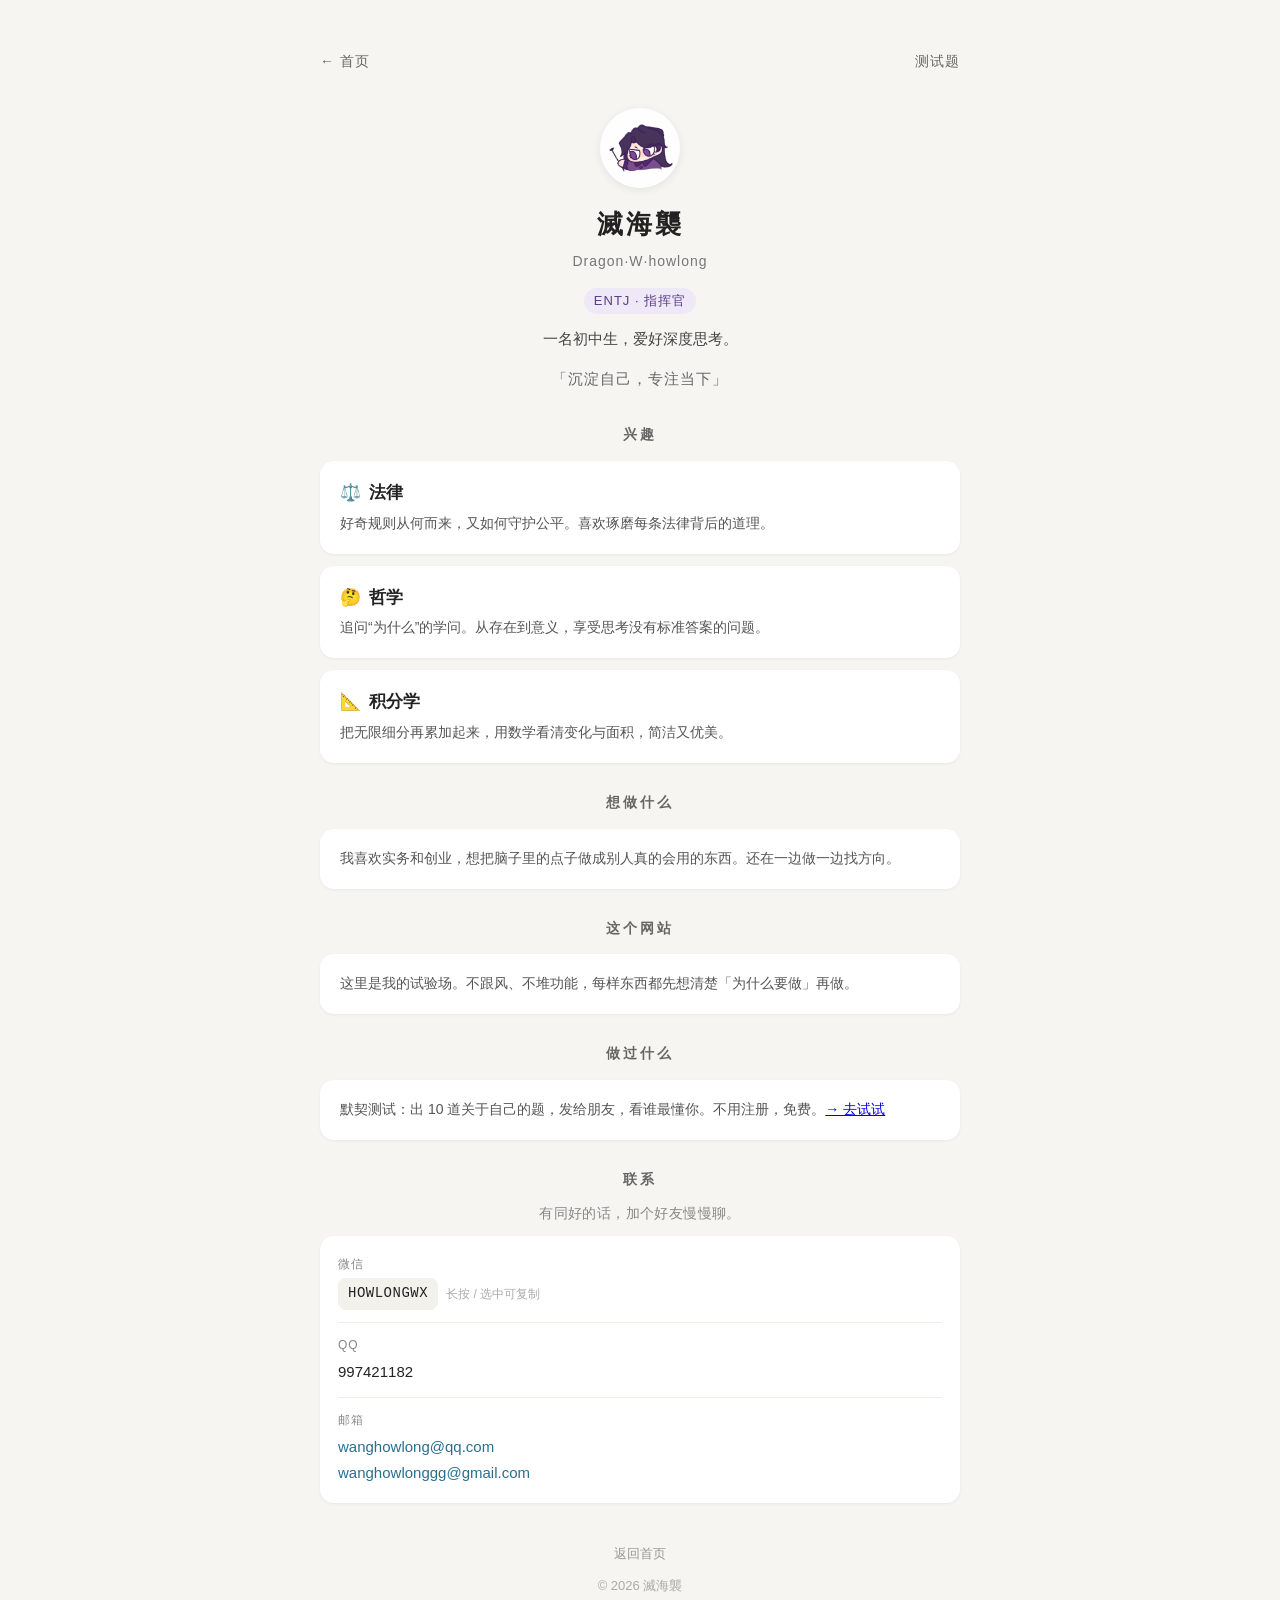
<file: about.html>
<!DOCTYPE html>
<html lang="zh-CN">
<head>
<meta charset="UTF-8">
<meta name="viewport" content="width=device-width, initial-scale=1.0">
<title>关于我 · 滅海襲</title>
<style>
*{box-sizing:border-box;margin:0;padding:0}
body{font-family:-apple-system,"PingFang SC","Noto Sans SC","Microsoft YaHei",sans-serif;background:#f6f5f2;color:#222;line-height:1.7;min-height:100vh;display:flex;justify-content:center;padding:40px 20px 56px}
main{max-width:640px;width:100%}
.topnav{display:flex;justify-content:space-between;align-items:center;margin-bottom:24px;font-size:14px}
.topnav a{color:#666;text-decoration:none;letter-spacing:1px;min-height:44px;display:inline-flex;align-items:center}
.topnav a:hover{color:#222}
header{text-align:center;margin-bottom:32px}
.avatar{width:80px;height:80px;border-radius:50%;object-fit:cover;display:block;margin:0 auto 14px;box-shadow:0 2px 8px rgba(0,0,0,.08)}
h1{font-size:26px;letter-spacing:3px}
.en{color:#777;font-size:14px;letter-spacing:1px;margin-top:4px}
.badge{display:inline-block;margin-top:14px;padding:2px 10px;border-radius:999px;background:#eee8f7;color:#5b3d8a;font-size:13px;letter-spacing:1px}
.motto{margin-top:14px;font-size:15px;color:#666;letter-spacing:1px}
.intro{margin-top:12px;font-size:15px;color:#444}
h2{font-size:14px;color:#666;font-weight:600;letter-spacing:3px;margin:28px 0 14px;text-align:center}
.card{background:#fff;border-radius:14px;padding:18px 20px;margin-bottom:12px;box-shadow:0 1px 3px rgba(0,0,0,.06)}
.card h3{font-size:17px;margin-bottom:4px}
.card h3 span{margin-right:8px}
.card p{color:#555;font-size:14px}
.contact{background:#fff;border-radius:14px;padding:18px 18px;box-shadow:0 1px 3px rgba(0,0,0,.06)}
.contact-lead{font-size:14px;color:#888;margin:-4px 0 12px;line-height:1.6;letter-spacing:.4px;text-align:center}
.contact .row{display:flex;flex-direction:column;gap:4px;padding:12px 0;border-bottom:1px solid #f0eee9}
.contact .row:last-child{border-bottom:none;padding-bottom:0}
.contact .row:first-child{padding-top:0}
.contact .label{font-size:12px;color:#888;letter-spacing:1px}
.contact .value{font-size:15px;color:#222;word-break:break-all}
.contact a{color:#2a6f8f;text-decoration:none}
.contact a:hover{text-decoration:underline}
.wx{display:inline-flex;align-items:center;gap:8px;flex-wrap:wrap}
.wx code{font-family:ui-monospace,SFMono-Regular,Menlo,Consolas,monospace;background:#f3f1ec;padding:4px 10px;border-radius:8px;font-size:14px;letter-spacing:.5px;user-select:all;-webkit-user-select:all}
.wx .hint{font-size:12px;color:#aaa}
footer{text-align:center;color:#aaa;font-size:13px;margin-top:40px}
footer a{color:#999;text-decoration:none}
</style>
</head>
<body>
<main>
<nav class="topnav" aria-label="站点导航">
  <a href="index.html">← 首页</a>
  <a href="https://dragonhowlong.github.io/zhiji/">测试题</a>
</nav>
<header>
  <img class="avatar" src="avatar.jpg" alt="滅海襲">
  <h1>滅海襲</h1>
  <div class="en">Dragon·W·howlong</div>
  <div class="badge">ENTJ · 指挥官</div>
  <p class="intro">一名初中生，爱好深度思考。</p>
  <p class="motto">「沉淀自己，专注当下」</p>
</header>
<section>
  <h2>兴趣</h2>
  <div class="card"><h3><span>⚖️</span>法律</h3><p>好奇规则从何而来，又如何守护公平。喜欢琢磨每条法律背后的道理。</p></div>
  <div class="card"><h3><span>🤔</span>哲学</h3><p>追问“为什么”的学问。从存在到意义，享受思考没有标准答案的问题。</p></div>
  <div class="card"><h3><span>📐</span>积分学</h3><p>把无限细分再累加起来，用数学看清变化与面积，简洁又优美。</p></div>
</section>
<section id="direction"><h2>想做什么</h2><div class="card"><p>我喜欢实务和创业，想把脑子里的点子做成别人真的会用的东西。还在一边做一边找方向。</p></div></section>
<section id="philosophy"><h2>这个网站</h2><div class="card"><p>这里是我的试验场。不跟风、不堆功能，每样东西都先想清楚「为什么要做」再做。</p></div></section>
<section id="projects"><h2>做过什么</h2><div class="card"><p>默契测试：出 10 道关于自己的题，发给朋友，看谁最懂你。不用注册，免费。<a href="/zhiji/">→ 去试试</a></p></div></section>
<section>
  <h2>联系</h2>
  <p class="contact-lead">有同好的话，加个好友慢慢聊。</p>
  <div class="contact">
    <div class="row">
      <div class="label">微信</div>
      <div class="value wx"><code>HOWLONGWX</code><span class="hint">长按 / 选中可复制</span></div>
    </div>
    <div class="row">
      <div class="label">QQ</div>
      <div class="value">997421182</div>
    </div>
    <div class="row">
      <div class="label">邮箱</div>
      <div class="value">
        <a href="mailto:wanghowlong@qq.com">wanghowlong@qq.com</a><br>
        <a href="mailto:wanghowlonggg@gmail.com">wanghowlonggg@gmail.com</a>
      </div>
    </div>
  </div>
</section>
<footer>
  <a href="index.html">返回首页</a>
  <div style="margin-top:10px">© 2026 滅海襲</div>
</footer>
</main>
</body>
</html>
</file>
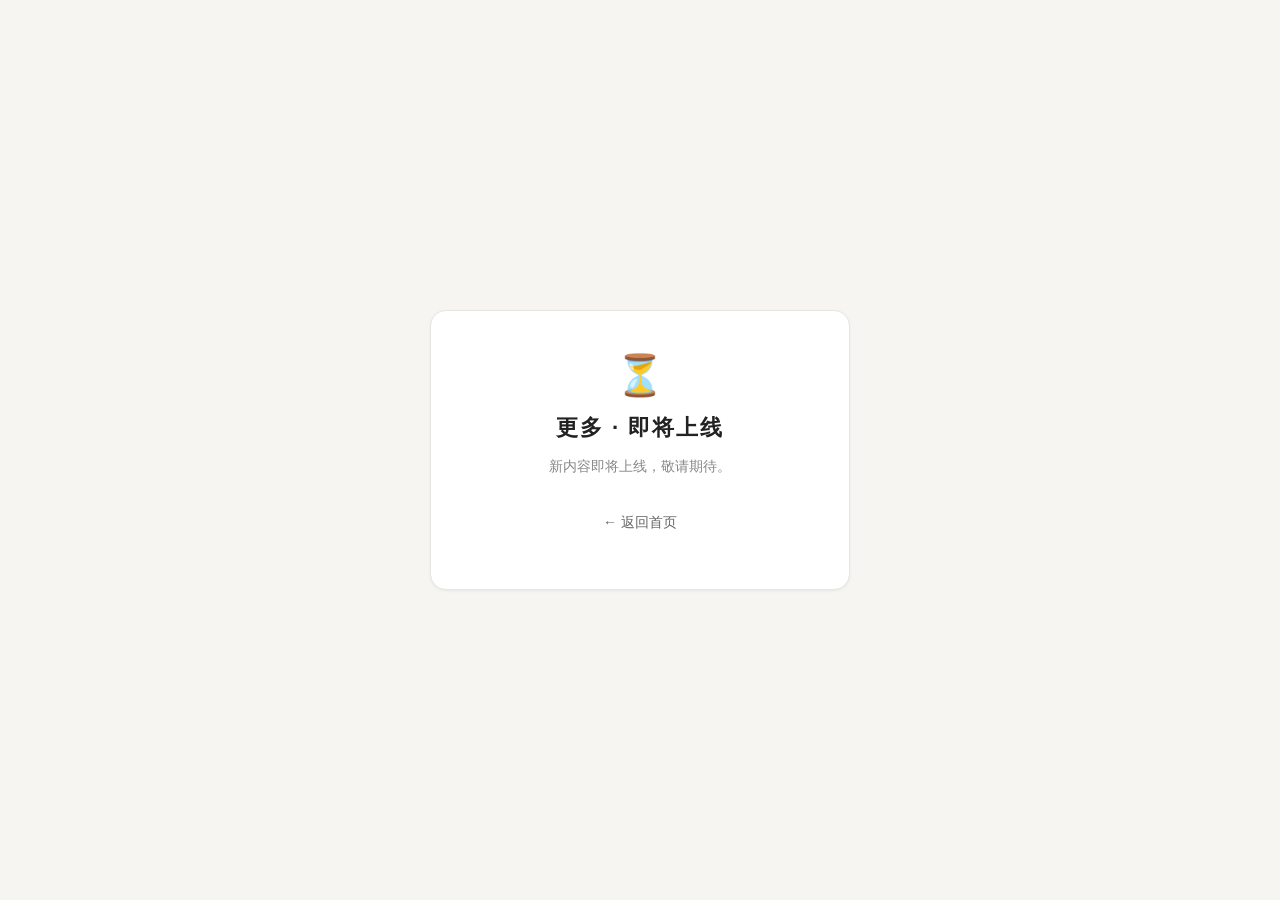
<file: more.html>
<!DOCTYPE html>
<html lang="zh-CN">
<head>
<meta charset="UTF-8">
<meta name="viewport" content="width=device-width, initial-scale=1.0">
<title>更多 · 即将开放</title>
<style>
*{box-sizing:border-box;margin:0;padding:0}
body{font-family:-apple-system,"PingFang SC","Noto Sans SC","Microsoft YaHei",sans-serif;background:#f6f5f2;color:#222;line-height:1.7;min-height:100vh;display:flex;justify-content:center;align-items:center;padding:48px 20px}
main{max-width:420px;width:100%;text-align:center}
.card{background:#fff;border-radius:16px;padding:44px 28px;box-shadow:0 1px 3px rgba(0,0,0,.06);border:1px solid #e8e6e0}
.icon{font-size:40px;margin-bottom:14px;line-height:1}
h1{font-size:22px;letter-spacing:2px;margin-bottom:8px}
p{color:#888;font-size:14px}
a{display:inline-flex;align-items:center;justify-content:center;min-height:44px;margin-top:22px;color:#666;text-decoration:none;font-size:14px;padding:0 12px}
a:hover{color:#222}
</style>
</head>
<body>
<main>
  <div class="card">
    <div class="icon" aria-hidden="true">⏳</div>
    <h1>更多 · 即将上线</h1>
    <p>新内容即将上线，敬请期待。</p>
    <a href="index.html">← 返回首页</a>
  </div>
</main>
</body>
</html>
</file>
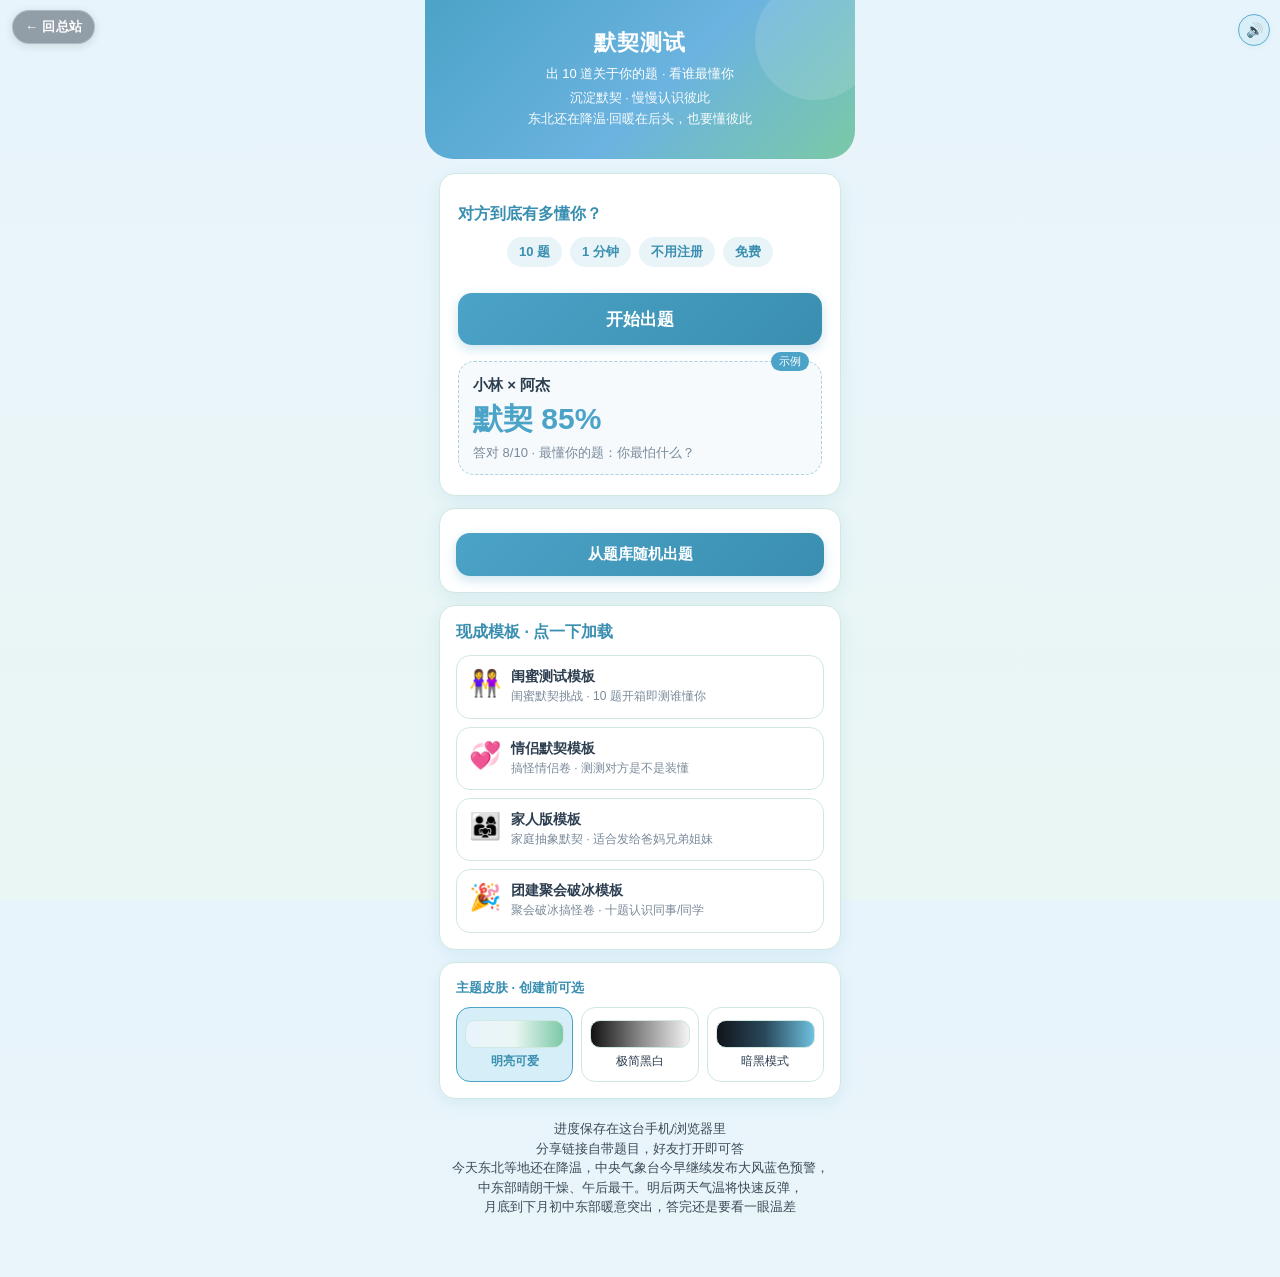
<file: zhiji/play.html>
<!DOCTYPE html>
<html lang="zh-CN">
<head>
<meta charset="UTF-8">
<meta name="viewport" content="width=device-width, initial-scale=1.0">
<title>默契测试 · 进入答题</title>
<script>
(function () {
  // Thin redirect: keep ?q= / ?s= / hash payload, land on index play flow
  var q = location.search || '';
  var h = location.hash || '';
  // If only hash #play/PAYLOAD or #q=, keep it; else ensure #play when q or s present
  if (/[?&](q|s)=/.test(q) && !h) h = '#play';
  if (!q && !h) {
    // no payload — go home create entry
    location.replace('./#home');
    return;
  }
  location.replace('./' + q + h);
})();
</script>
</head>
<body style="font-family:sans-serif;text-align:center;padding:40px;color:#3A8FB0;background:#EAF6F3">
  <p>正在进入答题页…</p>
</body>
</html>
</file>
<file: moqishu/styles.css>
:root {
  --night: #1F2B4D;
  --night-deep: #1F2B4D;
  --navy: #1F2B4D;
  --pine: #3aaf5c;
  --gold: #ffd24a;
  --gold-soft: #ffe07a;
  --amber: #ff7a3a;
  --cream: #fff8ee;
  --rose: #e24b4b;
  --ink: #3a2a28;
  --muted: #8a6e5a;
  --card: #fffdf8;
  --card-edge: #5a3210;
  --wall: #f6e4c8;
  --wall-deep: #edd4b0;
  --brown: #5a3a10;
  --ribbon: #e24b4b;
  --primary: #4BA3C7;
  --primary-soft: #D6EEF7;
  --primary-dark: #3A8FB0;
  --border: #D0E8E2;
  --text-light: #7A8A9A;
  --font-ui: "Noto Sans SC", "PingFang SC", "Hiragino Sans GB", "Microsoft YaHei", sans-serif;
  --font-display: "ZCOOL KuaiLe", "Noto Sans SC", "PingFang SC", "Hiragino Sans GB", "Microsoft YaHei", sans-serif;
  --safe-top: env(safe-area-inset-top, 0px);
  --safe-bottom: env(safe-area-inset-bottom, 0px);
  --ease: cubic-bezier(.22, .9, .25, 1);
}

*, *::before, *::after { box-sizing: border-box; }
html, body {
  margin: 0;
  background: #2a241c;
  color: var(--ink);
  font-family: var(--font-ui);
  -webkit-font-smoothing: antialiased;
  min-height: 100%;
}
button, input { font-family: inherit; }
button { cursor: pointer; touch-action: manipulation; }
[hidden] { display: none !important; }
img { max-width: 100%; }

/* -------- splash (full critical look) -------- */
.splash {
  position: fixed;
  inset: 0;
  z-index: 80;
  display: flex;
  flex-direction: column;
  align-items: center;
  justify-content: center;
  background: var(--navy);
  color: #fff8ee;
}
.splash-glow {
  position: absolute;
  width: 240px;
  height: 240px;
  border-radius: 50%;
  background: radial-gradient(circle, rgba(255, 210, 74, 0.22), transparent 70%);
  top: 22%;
  animation: pulse-glow 2.4s ease-in-out infinite;
}
.splash-title {
  position: relative;
  margin: 0;
  font-family: var(--font-display);
  font-weight: 400;
  font-size: clamp(1.7rem, 7vw, 2.4rem);
  letter-spacing: 0.02em;
  text-align: center;
  line-height: 0.98;
  text-shadow: none;
}
.splash-title span { display: block; }
.splash-title span:first-child {
  font-size: clamp(1.5rem, 6vw, 2.1rem);
  color: #fff;
  margin-bottom: 6px;
  letter-spacing: 0.04em;
}
.splash-title span:last-child {
  font-size: clamp(3.1rem, 14vw, 5.2rem);
  color: var(--gold);
  text-shadow: 0 4px 0 rgba(0, 0, 0, .18);
}
.splash-sub {
  position: relative;
  margin: 16px 0 0;
  font-size: 13px;
  letter-spacing: 0.18em;
  color: rgba(255, 248, 238, 0.7);
}
.splash-confetti { position: absolute; inset: 0; overflow: hidden; pointer-events: none; }
.splash-confetti .c { position: absolute; border-radius: 50%; }
.splash-confetti .c1 { background: #ff7a4a; top: 14%; left: 14%; width: 22px; height: 22px; }
.splash-confetti .c2 { background: #ffd24a; top: 18%; right: 16%; width: 14px; height: 14px; }
.splash-confetti .c3 { background: #7ddeb0; bottom: 22%; left: 18%; width: 18px; height: 18px; }
.splash-confetti .c4 { background: #ffd24a; bottom: 16%; right: 14%; width: 20px; height: 20px; }
.splash-confetti .c5 { background: #ff7a4a; top: 42%; left: 8%; width: 10px; height: 10px; }
.splash-confetti .c6 { background: #7ddeb0; top: 38%; right: 10%; width: 12px; height: 12px; }
.splash-dots { display: flex; gap: 8px; margin-top: 36px; }
.splash-dots i {
  width: 10px;
  height: 10px;
  border-radius: 50%;
  background: var(--gold);
  animation: bounce-dot 1s ease-in-out infinite;
}
.splash-dots i:nth-child(1) { background: #ff7a4a; }
.splash-dots i:nth-child(3) { background: #7ddeb0; }
.splash-dots i:nth-child(2) { animation-delay: .15s; }
.splash-dots i:nth-child(3) { animation-delay: .3s; }
.splash.is-off {
  opacity: 0;
  pointer-events: none;
  transition: opacity .55s ease;
}

@keyframes bounce-dot {
  0%, 70%, 100% { transform: translateY(0); opacity: .45; }
  35% { transform: translateY(-7px); opacity: 1; }
}
@keyframes pulse-glow {
  0%, 100% { transform: scale(1); opacity: .7; }
  50% { transform: scale(1.12); opacity: 1; }
}

/* -------- rotate gate -------- */
.rotate-gate {
  display: none;
  position: fixed;
  inset: 0;
  z-index: 90;
  background: var(--navy);
  color: #fff8ee;
  align-items: center;
  justify-content: center;
  text-align: center;
  font-family: var(--font-display);
  font-size: 1.4rem;
  padding: 24px;
}
@media (orientation: landscape) and (max-height: 500px) and (pointer: coarse) {
  .rotate-gate { display: flex !important; }
}

/* -------- phone shell -------- */
.shell {
  min-height: 100dvh;
  display: flex;
  align-items: stretch;
  justify-content: center;
}
.app {
  position: relative;
  width: min(100%, 390px);
  height: 100dvh;
  max-height: 100dvh;
  overflow: hidden;
  background: var(--wall);
  isolation: isolate;
}
@media (min-width: 520px) {
  .shell {
    align-items: center;
    padding: 24px 0;
    background: #2a241c;
  }
  .app {
    height: min(844px, 100dvh - 32px);
    max-height: 844px;
    border-radius: 28px;
    box-shadow:
      0 0 0 8px #3a3228,
      0 28px 80px rgba(0, 0, 0, 0.4);
  }
}

/* -------- room / tree stage -------- */
.room {
  position: absolute;
  inset: 0;
  overflow: hidden;
  background: linear-gradient(180deg, #f8ead0 0%, var(--wall) 48%, var(--wall-deep) 76%, #d8b888 100%);
}
.sky { position: absolute; inset: 0; pointer-events: none; }

.window {
  position: absolute;
  top: 78px;
  right: 14px;
  width: 88px;
  height: 118px;
  z-index: 1;
}
.window-frame {
  width: 100%; height: 100%;
  padding: 7px;
  border-radius: 14px;
  background: #f3efe4;
  box-shadow: 0 6px 0 #d4c3a4, 0 10px 18px rgba(90,58,24,.12);
  border: 2.5px solid #d8c4a0;
}
.window-sky {
  position: relative;
  width: 100%; height: 100%;
  border-radius: 8px;
  overflow: hidden;
  background: linear-gradient(180deg, #1a2748 0%, #2a3a66 70%, #3d4d7a 100%);
}
.garland {
  position: absolute; top: 0; left: 0; right: 0;
  height: 72px; z-index: 3; pointer-events: none;
}
.garland svg { width: 100%; height: 100%; display: block; overflow: visible; }
.rug {
  position: absolute;
  left: 16%; right: 16%;
  bottom: 5%;
  height: 10%;
  border-radius: 50%;
  background: radial-gradient(ellipse at 50% 40%, #e24b4b 0%, #b83232 70%);
  box-shadow: 0 8px 16px rgba(90,58,24,.18);
  pointer-events: none;
  z-index: 1;
}
.foliage { stroke: #1d4e32; stroke-width: 3.2; stroke-linejoin: round; stroke-linecap: round; }
.leaf-shine { stroke: none; }

.moon {
  position: absolute;
  top: 10%;
  left: 12%;
  width: 22px;
  height: 22px;
  border-radius: 50%;
  background:
    radial-gradient(circle at 34% 32%, #fffdf4, #f0e0b0 46%, #d9c27a 100%);
  box-shadow: 0 0 16px 4px rgba(255, 236, 190, 0.45);
}
.moon::after {
  content: "";
  position: absolute;
  width: 5px;
  height: 5px;
  border-radius: 50%;
  left: 7px;
  top: 8px;
  background: rgba(180, 160, 100, 0.22);
  box-shadow: 12px -8px 0 2px rgba(180, 160, 100, 0.15);
}
.star-field span {
  position: absolute;
  width: 2px;
  height: 2px;
  background: #fff8e6;
  border-radius: 50%;
  opacity: .7;
  animation: twinkle 3s ease-in-out infinite;
}
.snow { display: none; }
.snow span {
  position: absolute;
  top: -8px;
  width: 3px;
  height: 3px;
  background: rgba(255, 255, 255, 0.75);
  border-radius: 50%;
  animation: fall linear infinite;
  pointer-events: none;
}
.floor {
  position: absolute;
  left: 0;
  right: 0;
  bottom: 0;
  height: 24%;
  background:
    repeating-linear-gradient(90deg,
      #c2965e 0 46px,
      #d0a56c 46px 48px,
      #b88952 48px 94px,
      #d0a56c 94px 96px);
  box-shadow: inset 0 14px 24px rgba(90,58,24,.12);
  pointer-events: none;
  z-index: 1;
}
.vignette {
  position: absolute;
  inset: 0;
  pointer-events: none;
  background: radial-gradient(ellipse at 50% 45%, transparent 62%, rgba(90, 58, 24, 0.12) 100%);
}
.spotlight {
  position: absolute;
  inset: 0;
  pointer-events: none;
  opacity: 0;
  transition: opacity .6s var(--ease);
  background: radial-gradient(circle at 50% 22%, rgba(255, 210, 74, 0.28), transparent 32%),
              rgba(58, 42, 24, 0.42);
}
.room.is-dim .spotlight { opacity: 1; }
.room.is-dim .floor, .room.is-dim .lamp { opacity: 0.35; }

.star-field {
  position: absolute;
  inset: 0;
}
.tree-camera {
  position: absolute;
  left: 50%;
  top: 2%;
  width: 150%;
  max-width: 560px;
  height: 78%;
  z-index: 2;
  --cam-x: 0px;
  --cam-y: 0px;
  --cam-s: 1;
  transform: translateX(-50%) translate(var(--cam-x), var(--cam-y)) scale(var(--cam-s));
  transform-origin: 50% 72%;
  transition: transform .8s var(--ease);
  will-change: transform;
}
.tree-light { opacity: .7; filter: drop-shadow(0 0 4px currentColor); }
.tree-light.is-on { opacity: 1; filter: drop-shadow(0 0 6px currentColor); }
.tree-fit {
  position: absolute;
  top: 0;
  left: 50%;
  height: 100%;
  aspect-ratio: 300 / 520;
  transform: translateX(-50%);
}
.tree-svg {
  width: 100%;
  height: 100%;
  display: block;
  overflow: visible;
  filter: drop-shadow(0 14px 16px rgba(90, 58, 24, 0.28));
}
.hook {
  stroke: #c98410;
  stroke-width: 2.6;
  transition: stroke .4s ease, filter .4s ease;
}
.hook.is-lit {
  stroke: var(--gold-soft);
  filter: url(#softGlow);
}
.top-star { transform-origin: 150px 64px; }
.room.is-celebrate .top-star {
  animation: star-spin 1.2s ease;
}

.tree-camera.is-shake {
  animation: tree-shake .5s ease;
}

/* hook + ornament positions, percent of camera box (viewBox 300×520) */
.ornament {
  position: absolute;
  left: 80%;
  top: 82.7%;
  width: 54px;
  height: 66px;
  transform: translate(-50%, -12%);
  transition: left .7s var(--ease), top .7s var(--ease);
  z-index: 3;
  pointer-events: none;
}
.ornament.is-snap {
  transition: none !important;
}
.ornament.is-preview {
  position: relative;
  left: auto;
  top: auto;
  transform: none;
  width: 72px;
  height: 88px;
  margin: 0 auto;
  pointer-events: none;
}
.ornament-hanger {
  position: absolute;
  left: 50%;
  top: 0;
  width: 10px;
  height: 10px;
  border: 2px solid #d7c37a;
  border-bottom: none;
  border-radius: 10px 10px 0 0;
  transform: translateX(-50%);
}
.ornament-cap {
  position: absolute;
  left: 50%;
  top: 8px;
  width: 18px;
  height: 8px;
  background: linear-gradient(#f3dd9a, #c9a44a);
  border-radius: 2px 2px 1px 1px;
  transform: translateX(-50%);
  z-index: 2;
}
.ornament-body {
  position: absolute;
  left: 50%;
  top: 14px;
  width: 48px;
  height: 48px;
  border-radius: 50%;
  background:
    radial-gradient(circle at 32% 28%, #ffffff, #fff8ee 46%, #f0dcc0 100%);
  border: 3px solid var(--ribbon);
  box-shadow: 0 6px 12px rgba(90, 58, 24, 0.22);
  transform: translateX(-50%);
  display: flex;
  align-items: center;
  justify-content: center;
  overflow: hidden;
}
.ornament.is-gold .ornament-body {
  background: radial-gradient(circle at 32% 28%, #ffe9a8, #e7c56a 46%, #9a7420 100%);
}
.ornament.is-preview .ornament-body {
  width: 64px;
  height: 64px;
  top: 16px;
}
.ornament-shine {
  position: absolute;
  left: 18%;
  top: 16%;
  width: 16px;
  height: 12px;
  background: rgba(255, 255, 255, 0.4);
  border-radius: 50%;
  filter: blur(1px);
}
.ornament-name {
  position: relative;
  z-index: 1;
  color: #9a2020;
  font-family: var(--font-display);
  font-size: 11px;
  line-height: 1.1;
  text-align: center;
  padding: 0 6px;
  max-width: 100%;
  word-break: break-all;
  text-shadow: none;
}
.ornament.is-preview .ornament-name { font-size: 14px; }
.ornament.is-empty .ornament-name { opacity: 0.45; font-family: var(--font-ui); font-size: 9px; }
.ornament.is-preview.is-empty .ornament-name { font-size: 11px; }
.ornament.is-pop .ornament-body { animation: pop .5s var(--ease); }
.ornament.is-wobble { animation: wobble .55s ease; }

.deco-layer { position: absolute; inset: 0; pointer-events: none; }
.deco-dot {
  position: absolute;
  width: 14px;
  height: 14px;
  border-radius: 50%;
  transform: translate(-50%, -50%);
  box-shadow: 0 0 8px rgba(231, 197, 106, 0.8);
  background: radial-gradient(circle at 30% 30%, #fff, var(--gold) 40%, #b8872a);
}

/* -------- scenes -------- */
.scene {
  position: absolute;
  inset: 0;
  z-index: 6;
  display: flex;
  flex-direction: column;
  justify-content: flex-end;
  padding: calc(16px + var(--safe-top)) 18px calc(20px + var(--safe-bottom));
  pointer-events: none;
}
.scene:not([hidden]) { pointer-events: none; }
.scene:not([hidden]) .letter,
.scene:not([hidden]) .board,
.scene:not([hidden]) .result-card,
.scene:not([hidden]) .btn-skip,
.scene:not([hidden]) .fine-print,
.scene:not([hidden]) .intro-caption,
.scene:not([hidden]) .flavor {
  pointer-events: auto;
}
.scene-overlay { justify-content: flex-end; }
.scene-bottom { justify-content: flex-end; }

.letter,
#invite-letter {
  background: #fffdf8;
  background-color: #fffdf8;
  color: var(--ink);
  border-radius: 26px 26px 18px 18px;
  padding: 22px 20px 20px;
  border: 2.5px solid var(--card-edge);
  box-shadow: 0 10px 28px rgba(90, 58, 24, .16);
  animation: card-up .7s var(--ease);
  position: relative;
  z-index: 2;
  isolation: isolate;
  opacity: 1;
  -webkit-backdrop-filter: none;
  backdrop-filter: none;
}
.letter::before {
  content: "";
  position: absolute;
  left: 50%;
  top: -11px;
  width: 64px;
  height: 18px;
  transform: translateX(-50%) rotate(-2deg);
  background: #e24b4b;
  border-radius: 2px;
}
.letter-kicker {
  margin: 0 0 6px;
  font-size: 12px;
  letter-spacing: 0.16em;
  color: var(--ribbon);
  font-weight: 700;
}
.letter-title {
  margin: 0 0 8px;
  font-family: var(--font-display);
  font-weight: 400;
  font-size: 1.55rem;
  line-height: 1.4;
  letter-spacing: 0.04em;
}
.letter-title #invite-host {
  font-family: var(--font-display);
  font-size: 1.85rem;
  display: block;
  color: var(--ribbon);
}
.letter-mood {
  margin: 0 0 8px;
  color: #4a453c;
  font-size: 14px;
}
.letter-rule {
  margin: 0 0 12px;
  font-size: 15px;
  font-weight: 500;
  color: #2a261e;
}
.social-proof {
  margin: 0 0 12px;
  font-size: 12px;
  color: #6a5040;
  background: rgba(231, 197, 106, 0.22);
  display: inline-block;
  padding: 4px 10px;
  border-radius: 999px;
}
.name-field { display: block; margin-bottom: 8px; }
.name-label {
  display: block;
  font-size: 12px;
  color: var(--muted);
  margin-bottom: 6px;
}
.name-field input {
  width: 100%;
  border: 2.5px solid var(--card-edge);
  background: #fff;
  border-radius: 14px;
  padding: 12px 14px;
  font-size: 16px;
  color: var(--ink);
  outline: none;
}
.name-field input:focus {
  border-color: var(--brown);
  box-shadow: 0 0 0 4px rgba(255, 210, 74, 0.45);
}
.ornament-preview-wrap { padding: 6px 0 14px; }
.btn-primary,
#btn-start {
  display: block;
  width: 100%;
  min-height: 48px;
  border: 2.5px solid var(--brown);
  border-radius: 999px;
  background: linear-gradient(180deg, #ffe07a 0%, #f0b82a 100%);
  color: var(--brown);
  font-family: var(--font-display);
  font-size: 18px;
  font-weight: 400;
  letter-spacing: 0.04em;
  box-shadow: 0 4px 0 #c98410;
}
.btn-primary:active { transform: translateY(1px) scale(0.99); }
.btn-primary.is-shake { animation: btn-shake .4s ease; }
.btn-primary:disabled { opacity: 0.55; cursor: default; }
.btn-text {
  border: 0;
  background: none;
  color: var(--brown);
  font-size: 13px;
  min-height: 36px;
  padding: 6px 10px;
  text-decoration: underline;
  text-underline-offset: 3px;
}
.btn-skip {
  align-self: center;
  color: var(--brown);
  letter-spacing: 0.06em;
  text-decoration: none;
  background: var(--cream);
  border: 2px solid var(--card-edge);
  border-radius: 999px;
  padding: 8px 16px;
}
.fine-print {
  margin: 10px 8px 0;
  text-align: center;
  font-size: 11px;
  color: rgba(90, 58, 16, 0.55);
  pointer-events: auto;
}
.fine-print.tight { margin-top: 12px; color: #6a6558; }

.intro-caption {
  margin: 0 auto 72px;
  max-width: 86%;
  text-align: center;
  font-family: var(--font-display);
  font-size: 1.45rem;
  line-height: 1.6;
  color: var(--ink);
  text-shadow: none;
  background: rgba(255, 253, 248, 0.94);
  border: 2.5px solid var(--card-edge);
  border-radius: 18px;
  padding: 14px 16px;
  animation: fade-in .5s ease;
}

.flavor {
  display: block;
  width: fit-content;
  max-width: 100%;
  margin: 0 auto 10px;
  padding: 6px 14px;
  background: var(--cream);
  border: 2px solid var(--card-edge);
  border-radius: 999px;
  font-size: 13px;
  color: var(--brown);
  animation: fade-in .25s ease;
}

.board, .result-card {
  background: #fffdf8;
  background-color: #fffdf8;
  color: var(--ink);
  border-radius: 24px;
  padding: 22px 16px 18px;
  border: 2.5px solid var(--card-edge);
  box-shadow: 0 10px 28px rgba(90, 58, 24, .16);
  animation: card-up .45s var(--ease);
}
.board-kicker, .result-kicker {
  margin: 0 auto 12px;
  width: max-content;
  font-size: 13px;
  letter-spacing: 0.08em;
  font-weight: 700;
  color: #fff;
}
.ribbon {
  display: block;
  background: var(--ribbon);
  color: #fff;
  padding: 5px 20px;
  position: relative;
  z-index: 1;
}
.ribbon::before,
.ribbon::after {
  content: "";
  position: absolute;
  top: 50%;
  width: 14px; height: 14px;
  background: var(--ribbon);
  transform: translateY(-50%) rotate(45deg);
  z-index: -1;
}
.ribbon::before { left: -6px; }
.ribbon::after { right: -6px; }
.board-question, .result-title {
  margin: 0 0 14px;
  font-family: var(--font-display);
  font-weight: 400;
  font-size: 1.28rem;
  line-height: 1.45;
}
.board-hint {
  margin: -8px 0 12px;
  font-size: 12px;
  color: var(--muted);
}
.choices {
  display: grid;
  grid-template-columns: 1fr 1fr;
  gap: 10px;
}
.choice {
  appearance: none;
  border: 2.5px solid var(--card-edge);
  background: #fff;
  color: var(--ink);
  border-radius: 16px;
  min-height: 108px;
  padding: 12px 8px 10px;
  display: flex;
  flex-direction: column;
  align-items: center;
  justify-content: center;
  gap: 8px;
  transition: transform .15s ease, background .2s ease, border-color .2s ease;
}
.choice:active { transform: scale(0.98); }
.choice:disabled { cursor: default; }
.choice-art { font-size: 32px; line-height: 1; }
.choice-label { font-size: 14px; line-height: 1.35; text-align: center; }
.choice.is-wait { animation: wait-pulse .42s ease; }
.choice.is-right {
  border-color: #2d9148;
  background: #e8f8ee;
}
.choice.is-wrong {
  border-color: #e24b4b;
  background: #fdecec;
}
.choice.is-missed-correct {
  border-color: #f0b82a;
  background: #fff6d6;
}

.result-card { padding: 20px 18px 16px; }
.result-score {
  margin: 0 0 8px;
  font-size: 15px;
}
.result-score strong {
  font-size: 1.4rem;
  color: var(--ribbon);
  margin-left: 4px;
}
.result-body {
  margin: 0 0 10px;
  font-size: 14px;
  line-height: 1.65;
  color: var(--muted);
}
.result-comeback {
  margin: 0 0 16px;
  font-size: 14px;
  color: var(--brown);
  line-height: 1.6;
}
.result-links {
  display: flex;
  justify-content: center;
  gap: 12px;
  margin-top: 8px;
}
.result-links .btn-text { color: var(--muted); font-size: 12px; }

.share-link-row {
  display: flex;
  flex-wrap: nowrap;
  gap: 8px;
  align-items: stretch;
  margin: 4px 0 16px;
}
.share-link {
  flex: 1;
  min-width: 0;
  background: #fff6ea;
  color: var(--brown);
  border-radius: 12px;
  padding: 12px 12px;
  font-size: 12px;
  overflow: hidden;
  text-overflow: ellipsis;
  white-space: nowrap;
  border: 2px dashed #d8c4a0;
}
.btn-copy {
  flex: 0 0 auto;
  min-width: 76px;
  border: 0;
  border-radius: 12px;
  background: linear-gradient(180deg, #ffe07a 0%, #f0b82a 100%);
  color: var(--brown);
  border: 2.5px solid var(--brown);
  font-weight: 700;
  font-size: 14px;
}
.btn-copy.is-done { background: #7ddea8; color: #102018; }
.share-host { margin: 0 0 12px; font-size: 14px; color: var(--muted); }

.bgm-toggle {
  position: fixed;
  top: calc(12px + var(--safe-top));
  right: max(12px, env(safe-area-inset-right, 0px));
  z-index: 200;
  width: 44px;
  height: 44px;
  border: 1px solid var(--border);
  border-radius: 50%;
  background: rgba(255,255,255,.92);
  color: var(--text-light);
  font-size: 18px;
  line-height: 1;
  display: flex;
  align-items: center;
  justify-content: center;
  cursor: pointer;
  box-shadow: 0 2px 8px rgba(0,0,0,.08);
  transition: background .2s, color .2s, transform .2s;
  -webkit-tap-highlight-color: transparent;
  padding: 0;
  backdrop-filter: blur(6px);
}
.bgm-toggle:hover { background: var(--primary-soft); }
.bgm-toggle:active { transform: scale(.94); }
.bgm-toggle[aria-pressed="true"] {
  background: var(--primary);
  color: #fff;
  border-color: var(--primary-dark);
}

.room.is-peek .scene { opacity: 0; pointer-events: none !important; }
.peek-hint {
  position: absolute;
  left: 0;
  right: 0;
  bottom: calc(24px + var(--safe-bottom));
  z-index: 8;
  text-align: center;
  color: var(--brown);
  font-size: 13px;
}

/* -------- motion -------- */
@keyframes card-up {
  from { transform: translateY(48px); }
  to { transform: none; }
}
@keyframes fade-in {
  from { opacity: 0; transform: translateY(6px); }
  to { opacity: 1; transform: none; }
}
@keyframes fall {
  to { transform: translateY(110vh); }
}
@keyframes twinkle {
  0%, 100% { opacity: .25; }
  50% { opacity: .9; }
}
@keyframes tree-shake {
  0%, 100% { transform: translateX(-50%) translate(var(--cam-x), var(--cam-y)) scale(var(--cam-s)) rotate(0); }
  20% { transform: translateX(-50%) translate(var(--cam-x), var(--cam-y)) scale(var(--cam-s)) rotate(-1.2deg) translateX(-7px); }
  45% { transform: translateX(-50%) translate(var(--cam-x), var(--cam-y)) scale(var(--cam-s)) rotate(1deg) translateX(6px); }
  70% { transform: translateX(-50%) translate(var(--cam-x), var(--cam-y)) scale(var(--cam-s)) rotate(-0.5deg) translateX(-3px); }
}
@keyframes btn-shake {
  0%, 100% { transform: none; }
  25% { transform: translateX(-6px); }
  50% { transform: translateX(5px); }
  75% { transform: translateX(-3px); }
}
@keyframes pop {
  0% { transform: translateX(-50%) scale(1); }
  40% { transform: translateX(-50%) scale(1.14); }
  100% { transform: translateX(-50%) scale(1); }
}
@keyframes wobble {
  0%, 100% { transform: translate(-50%, -12%) rotate(0); }
  25% { transform: translate(-50%, -12%) rotate(-10deg); }
  55% { transform: translate(-50%, -12%) rotate(8deg); }
}
@keyframes wait-pulse {
  0%, 100% { transform: scale(1); }
  50% { transform: scale(0.96); }
}
@keyframes star-spin {
  0% { transform: translate(150px, 64px) rotate(0) scale(1); }
  40% { transform: translate(150px, 64px) rotate(20deg) scale(1.2); }
  100% { transform: translate(150px, 64px) rotate(0) scale(1); }
}

/* -------- reduced motion -------- */
html.reduce-motion .splash-dots i,
html.reduce-motion .splash-glow,
html.reduce-motion .star-field span,
html.reduce-motion .snow span,
html.reduce-motion .ornament-body,
html.reduce-motion .choice.is-wait,
html.reduce-motion .top-star {
  animation: none !important;
}
html.reduce-motion .letter,
html.reduce-motion .board,
html.reduce-motion .result-card,
html.reduce-motion .intro-caption,
html.reduce-motion .flavor {
  animation: none !important;
}
html.reduce-motion .tree-camera,
html.reduce-motion .ornament,
html.reduce-motion .splash.is-off,
html.reduce-motion .spotlight {
  transition-duration: .15s !important;
}
html.reduce-motion .tree-camera.is-shake,
html.reduce-motion .ornament.is-wobble,
html.reduce-motion .btn-primary.is-shake {
  animation: none !important;
}
@media (prefers-reduced-motion: reduce) {
  .splash-dots i, .splash-glow, .snow span, .star-field span { animation: none !important; }
}

@media (max-height: 700px) {
  .tree-camera { height: 70%; top: 0; }
  .letter { padding: 16px 16px 14px; }
  .letter-title { font-size: 1.35rem; }
  .ornament-preview-wrap { padding: 2px 0 8px; }
  .choice { min-height: 92px; }
}


/* ---- 小艺核对 round: bottom sheets + sound chrome ---- */

/* splash: no full-screen confetti; tighter title; subtitle kept but clearer */
.splash-confetti { display: none !important; }
.splash-sub {
  display: block;
  margin: 10px 0 0;
  font-size: 13px;
  letter-spacing: 0.08em;
  color: #f3ead8;
  text-shadow: 0 1px 0 rgba(0, 0, 0, 0.35);
  opacity: 1;
}
.splash-glow {
  width: 200px;
  height: 200px;
  top: 28%;
  background: radial-gradient(circle, rgba(255, 210, 74, 0.14), transparent 70%);
}
.splash-title {
  line-height: 0.86;
}
.splash-title span:first-child {
  font-size: clamp(0.95rem, 3.8vw, 1.2rem);
  margin-bottom: 2px;
  letter-spacing: 0.08em;
  color: #fff;
  font-weight: 400;
}
.splash-title span:last-child {
  font-size: clamp(3.6rem, 16vw, 5.8rem);
  letter-spacing: 0.01em;
  text-shadow: 0 4px 0 rgba(0, 0, 0, .2);
}
.splash-dots {
  margin-top: 12px;
  gap: 7px;
}
.splash-dots i {
  width: 8px;
  height: 8px;
}

/* in-room sound control: cream + brown stroke; muted = just 🔇, no teal fill */
.bgm-toggle {
  position: fixed;
  top: calc(10px + var(--safe-top));
  right: max(10px, env(safe-area-inset-right, 0px));
  z-index: 200;
  width: 44px;
  height: 44px;
  border: 2px solid #5a3210;
  border-radius: 50%;
  background: #fff8ee;
  color: #5a3210;
  font-size: 18px;
  line-height: 1;
  display: flex;
  align-items: center;
  justify-content: center;
  cursor: pointer;
  box-shadow: 0 3px 8px rgba(90, 50, 16, 0.2);
  transition: background .2s, color .2s, transform .2s, border-color .2s, box-shadow .2s;
  -webkit-tap-highlight-color: transparent;
  padding: 0;
  backdrop-filter: none;
  -webkit-backdrop-filter: none;
}
.bgm-toggle:hover { background: #fff1dc; }
.bgm-toggle:active { transform: scale(.94); }
.bgm-toggle[aria-pressed="true"] {
  background: #fff8ee;
  color: #5a3210;
  border-color: #5a3210;
  box-shadow: 0 3px 8px rgba(90, 50, 16, 0.2);
}

/* splash: white frosted circle on navy */
body:has(#splash.is-on:not(.is-off)) .bgm-toggle {
  top: calc(16px + var(--safe-top));
  background: rgba(255, 255, 255, 0.22);
  border: 1.5px solid rgba(255, 255, 255, 0.62);
  color: #fff;
  box-shadow: 0 2px 10px rgba(0, 0, 0, 0.18);
  backdrop-filter: blur(8px);
  -webkit-backdrop-filter: blur(8px);
}
body:has(#splash.is-on:not(.is-off)) .bgm-toggle:hover {
  background: rgba(255, 255, 255, 0.34);
}
body:has(#splash.is-on:not(.is-off)) .bgm-toggle[aria-pressed="true"] {
  background: rgba(255, 255, 255, 0.22);
  color: #fff;
  border-color: rgba(255, 255, 255, 0.62);
}

@media (min-width: 520px) {
  .bgm-toggle {
    top: calc(24px + 10px + var(--safe-top));
    right: calc(50% - (min(390px, 100vw) / 2) + 10px);
  }
  body:has(#splash.is-on:not(.is-off)) .bgm-toggle {
    top: calc(16px + var(--safe-top));
    right: calc(50% - (min(390px, 100vw) / 2) + 16px);
  }
}

/* fuller garland, thicker rounded tree stroke, brighter lights */
.garland { height: 88px; }
.foliage {
  stroke: #1a4a30;
  stroke-width: 5.2;
  stroke-linejoin: round;
  stroke-linecap: round;
}
.tree-light { opacity: .92; filter: drop-shadow(0 0 6px currentColor); }
.tree-light.is-on { opacity: 1; filter: drop-shadow(0 0 11px currentColor); }

/* bigger named ornament as the visual lead */
.ornament {
  width: 80px;
  height: 98px;
}
.ornament-hanger {
  width: 13px;
  height: 13px;
}
.ornament-cap {
  top: 11px;
  width: 24px;
  height: 11px;
}
.ornament-body {
  top: 20px;
  width: 72px;
  height: 72px;
  border-width: 3.5px;
  background:
    radial-gradient(circle at 32% 28%, #ffffff, #fff8ee 46%, #f0dcc0 100%);
}
.ornament-name { font-size: 15px; padding: 0 8px; }
.ornament.is-preview {
  width: 108px;
  height: 130px;
}
.ornament.is-preview .ornament-hanger {
  width: 16px;
  height: 16px;
}
.ornament.is-preview .ornament-cap {
  width: 28px;
  height: 12px;
  top: 14px;
}
.ornament.is-preview .ornament-body {
  width: 92px;
  height: 92px;
  top: 24px;
  border-width: 4px;
}
.ornament.is-preview .ornament-name { font-size: 20px; }
.ornament.is-preview .ornament-shine {
  width: 24px;
  height: 16px;
}
.ornament-preview-wrap { padding: 4px 0 12px; }

/* bottom cream sheets — not floating cards */
#scene-invite,
#scene-create-name,
#scene-quiz,
#scene-create-quiz,
#scene-result,
#scene-share {
  padding: 0;
  justify-content: flex-end;
  align-items: stretch;
}

.letter,
#invite-letter,
.board,
.result-card {
  width: 100%;
  max-width: none;
  margin: 0;
  border-radius: 32px 32px 0 0;
  border-left: 0;
  border-right: 0;
  border-bottom: 0;
  border-top: 2.5px solid var(--card-edge);
  background: #fff8ee;
  background-color: #fff8ee;
  box-shadow: 0 -12px 28px rgba(90, 58, 24, .14);
  padding: 20px 22px calc(16px + var(--safe-bottom));
  isolation: isolate;
  -webkit-backdrop-filter: none;
  backdrop-filter: none;
  opacity: 1;
}
.letter::before { display: none; }

#scene-invite .letter,
#scene-create-name .letter {
  min-height: 52%;
}
#scene-quiz .board,
#scene-create-quiz .board {
  min-height: 0;
  padding: 12px 20px calc(6px + var(--safe-bottom));
}
#scene-quiz .board-kicker,
#scene-create-quiz .board-kicker {
  margin-bottom: 8px;
}
#scene-quiz .board-question,
#scene-create-quiz .board-question {
  margin-bottom: 10px;
}
#scene-quiz .choice,
#scene-create-quiz .choice {
  min-height: 96px;
}
#scene-result .result-card,
#scene-share .result-card {
  min-height: 0;
}

#scene-invite .letter-title {
  font-size: 1.35rem;
  margin-bottom: 4px;
}
#scene-invite .letter-title #invite-host { font-size: 1.6rem; }
#scene-invite .letter-mood,
#scene-invite .letter-rule { margin-bottom: 6px; }
#scene-invite .fine-print,
#scene-share .fine-print {
  margin: 10px 0 0;
  text-align: center;
  color: #3a2a28;
  opacity: 1 !important;
  font-size: 12px;
  font-weight: 500;
}
#scene-invite .fine-print {
  font-size: 11px;
  font-weight: 500;
  letter-spacing: 0;
  white-space: nowrap;
  word-break: keep-all;
  max-width: 100%;
  overflow: hidden;
}

.ribbon {
  transform: translateY(-18px);
  margin-bottom: -8px;
  border-radius: 4px;
  padding: 6px 22px;
  box-shadow: 0 3px 0 #9a2020;
}

/* keep tree crown in the upper frame above the sheet */
.room[data-mode="invite"] .tree-camera,
.room[data-mode="create-name"] .tree-camera,
.room[data-mode="share"] .tree-camera {
  top: -8%;
  height: 64%;
}
.room[data-mode="quiz"] .tree-camera,
.room[data-mode="create-quiz"] .tree-camera {
  top: 8%;
  height: 66%;
}
.room[data-mode="result"] .tree-camera {
  top: -6%;
  height: 74%;
}

/* choices stay two-column white cards */
.choice {
  background: #fff;
  border: 2.5px solid var(--card-edge);
  box-shadow: 0 3px 0 rgba(90, 58, 24, 0.08);
}

/* buttons stay gold / brown globally — never coral */
.btn-primary,
#btn-start,
.btn-copy {
  background: linear-gradient(180deg, #ffe07a 0%, #f0b82a 100%);
  color: var(--brown);
  border: 2.5px solid var(--brown);
}

@media (max-height: 700px) {
  #scene-invite .letter,
  #scene-create-name .letter { min-height: 0; }
  .ornament.is-preview { width: 88px; height: 108px; }
  .ornament.is-preview .ornament-body { width: 76px; height: 76px; top: 20px; }
  .ornament.is-preview .ornament-name { font-size: 16px; }
  .ribbon { transform: translateY(-10px); }
}

/* result line-break */
#btn-create,
#btn-start,
.btn-primary {
  white-space: nowrap;
}
.result-comeback,
.result-body {
  line-break: strict;
  overflow-wrap: break-word;
}
</file>
